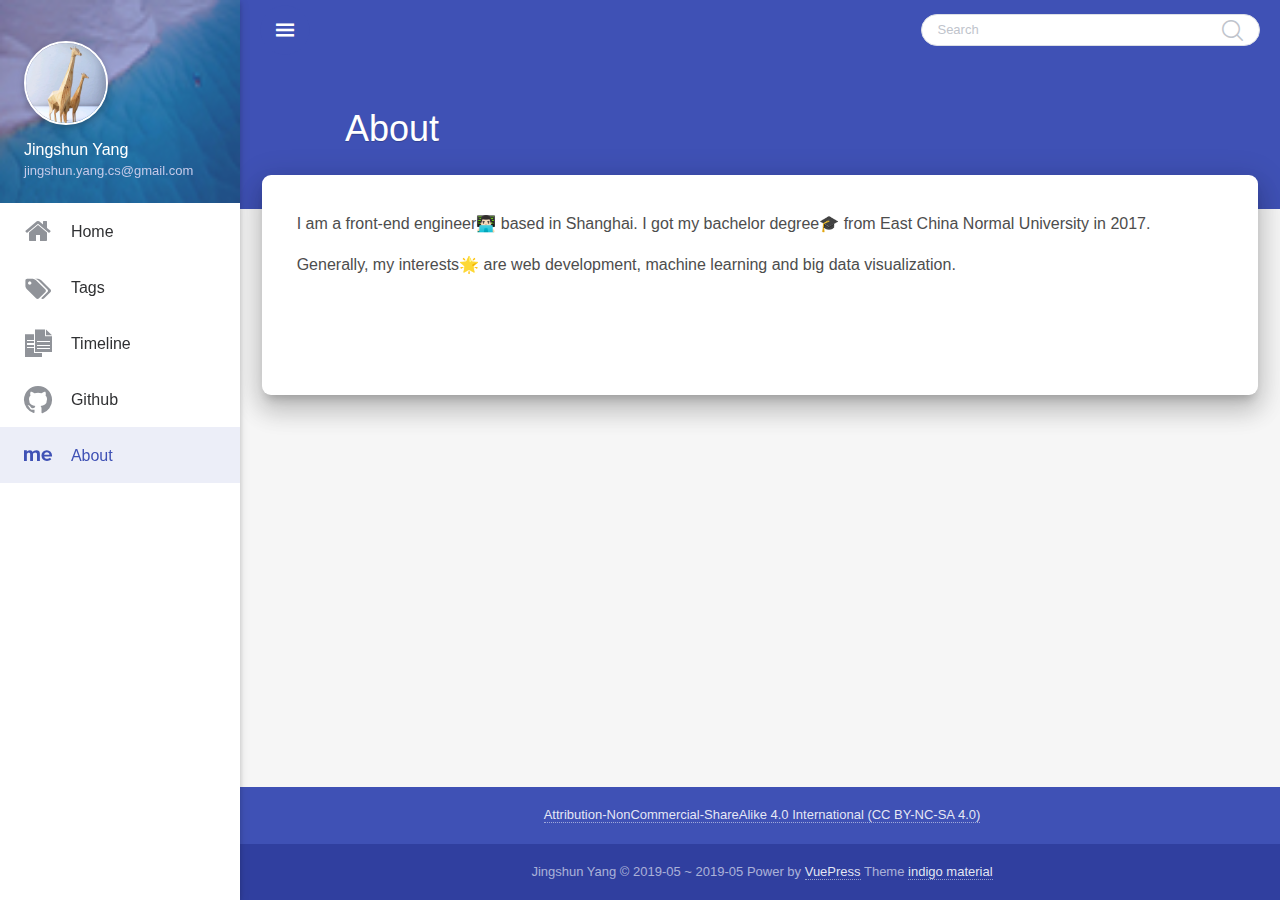
<file: about/index.html>
<!DOCTYPE html>
<html lang="en-US">
  <head>
    <meta charset="utf-8" />
    <meta
      name="viewport"
      content="width=device-width, initial-scale=1, maximum-scale=1, user-scalable=no, minimal-ui"
    />
    <title>Jingshun Yang</title>
    <meta name="description" content="What doesn&#39;t kill you makes you stronger. " />
    <meta property="og:type" content="website" />
    <meta property="og:title" content="Jingshun Yang" />
    <meta property="og:site_name" content="Jingshun Yang" />
    <meta property="og:locale" content="zh-CN" />
    <meta name="twitter:card" content="summary" />
    <meta name="twitter:title" content="Jingshun Yang" />
    <link rel="shortcut icon" href="/favicon.ico">
    
    <link rel="preload" href="/assets/css/0.styles.ea8733f7.css" as="style"><link rel="preload" href="/assets/js/app.f3a5c1ca.js" as="script"><link rel="preload" href="/assets/js/1.1a5e6dfd.js" as="script"><link rel="preload" href="/assets/js/15.bf2f479d.js" as="script"><link rel="preload" href="/assets/js/5.a8737df4.js" as="script"><link rel="preload" href="/assets/js/7.ced0250f.js" as="script"><link rel="preload" href="/assets/js/13.fd15999f.js" as="script"><link rel="preload" href="/assets/js/9.dcd339d4.js" as="script"><link rel="preload" href="/assets/js/18.a1106d14.js" as="script"><link rel="preload" href="/assets/js/14.0a4f2189.js" as="script"><link rel="preload" href="/assets/js/16.4bd836d3.js" as="script"><link rel="prefetch" href="/assets/js/10.568ba048.js"><link rel="prefetch" href="/assets/js/11.cbf6a3a9.js"><link rel="prefetch" href="/assets/js/12.576a4a61.js"><link rel="prefetch" href="/assets/js/17.f97875fd.js"><link rel="prefetch" href="/assets/js/19.a85fa564.js"><link rel="prefetch" href="/assets/js/20.1c8359b9.js"><link rel="prefetch" href="/assets/js/21.a1d3fb40.js"><link rel="prefetch" href="/assets/js/22.55ee6556.js"><link rel="prefetch" href="/assets/js/23.d43adac6.js"><link rel="prefetch" href="/assets/js/24.a524f1c2.js"><link rel="prefetch" href="/assets/js/4.faf4f2cd.js"><link rel="prefetch" href="/assets/js/6.99876d84.js"><link rel="prefetch" href="/assets/js/8.30fc62cd.js"><link rel="prefetch" href="/assets/js/search.763b0041.js">
    <link rel="stylesheet" href="/assets/css/0.styles.ea8733f7.css">
  </head>
  <body>
    <div id="loader-wrapper" style="display: none;opacity:0">
      <div id="loader"></div>
      <div class="loader-section section-left"></div>
      <div class="loader-section section-right"></div>
    </div>
    <div id="app" data-server-rendered="true"><div style="height:100%;" data-v-613b8040><section class="el-container main-container" data-v-613b8040><aside class="el-aside menu" style="width:auto;" data-v-b7dbb990 data-v-613b8040><ul role="menubar" class="menu-wrap el-menu" style="background-color:;" data-v-b7dbb990><li data-v-b7dbb990><div class="brand-wrap" style="background-image:url(/brand.jpg);" data-v-b7dbb990><div class="brand" data-v-b7dbb990><a href="/" class="avatar waves-effect waves-circle waves-light router-link-active" data-v-b7dbb990><img src="/avatar.jpg" data-v-b7dbb990></a> <hgroup class="introduce" data-v-b7dbb990><div class="nickname" data-v-b7dbb990>Jingshun Yang</div> <a title="jingshun.yang.cs@gmail.com" class="mail" data-v-b7dbb990>jingshun.yang.cs@gmail.com</a></hgroup></div></div></li> <li role="menuitem" tabindex="-1" class="el-menu-item" style="padding-left:20px;color:;background-color:;" data-v-b7dbb990><i class="iconfont icon-home" data-v-b7dbb990></i> <span class="item-title" data-v-b7dbb990>Home</span></li> <li role="menuitem" tabindex="-1" class="el-menu-item" style="padding-left:20px;color:;background-color:;" data-v-b7dbb990><i class="iconfont icon-biaoqian" data-v-b7dbb990></i> <span class="item-title" data-v-b7dbb990>Tags</span></li> <li role="menuitem" tabindex="-1" class="el-menu-item" style="padding-left:20px;color:;background-color:;" data-v-b7dbb990><i class="iconfont icon-wenzhang" data-v-b7dbb990></i> <span class="item-title" data-v-b7dbb990>Timeline</span></li> <li role="menuitem" tabindex="-1" class="el-menu-item" style="padding-left:20px;color:;background-color:;" data-v-b7dbb990><i class="iconfont icon-github" data-v-b7dbb990></i> <span class="item-title" data-v-b7dbb990>Github</span></li> <li role="menuitem" tabindex="-1" class="el-menu-item is-active" style="padding-left:20px;color:#3f51b5;background-color:;" data-v-b7dbb990><i class="iconfont icon-aboutme" data-v-b7dbb990></i> <span class="item-title" data-v-b7dbb990>About</span></li></ul></aside> <section class="el-container container-warp" data-v-613b8040><header id="topHeader" class="el-header top-header" style="height:60px;padding-left:260px;" data-v-120b6c2f data-v-613b8040><div class="header-warp el-row is-align-middle el-row--flex" data-v-120b6c2f><div class="el-col el-col-12 el-col-xs-7" data-v-120b6c2f><div class="el-row is-align-middle el-row--flex" data-v-120b6c2f><div class="el-col el-col-2" data-v-120b6c2f><button type="button" class="el-button el-button--primary is-circle" data-v-120b6c2f><!----><!----><span><i class="iconfont icon-caidan" data-v-120b6c2f></i></span></button></div></div></div> <div class="el-col el-col-20 el-col-xs-24" data-v-120b6c2f><div class="grid-content bg-purple-light" data-v-120b6c2f><div class="el-row is-justify-end is-align-middle el-row--flex" data-v-120b6c2f><div class="el-col el-col-13 el-col-xs-24 el-col-sm-21 el-col-md-17 el-col-lg-13" data-v-120b6c2f><div aria-haspopup="listbox" role="combobox" aria-owns="el-autocomplete-159" class="el-autocomplete search-input" data-v-120b6c2f><div class="el-input el-input--small el-input--suffix"><!----><input type="text" autocomplete="off" valueKey="value" popperClass="search-popper" placeholder="Search" fetchSuggestions="function () { [native code] }" debounce="300" placement="bottom-start" popperAppendToBody="true" value="" class="el-input__inner"><!----><span class="el-input__suffix"><span class="el-input__suffix-inner"><i class="el-input__icon el-icon-search search-ico" data-v-120b6c2f></i><!----></span><!----></span><!----></div><div role="region" class="el-autocomplete-suggestion el-popper search-popper" style="width:;display:none;"><div class="el-scrollbar"><div class="el-autocomplete-suggestion__wrap el-scrollbar__wrap el-scrollbar__wrap--hidden-default"><ul class="el-scrollbar__view el-autocomplete-suggestion__list"></ul></div><div class="el-scrollbar__bar is-horizontal"><div class="el-scrollbar__thumb" style="width:0;transform:translateX(0%);ms-transform:translateX(0%);webkit-transform:translateX(0%);"></div></div><div class="el-scrollbar__bar is-vertical"><div class="el-scrollbar__thumb" style="height:0;transform:translateY(0%);ms-transform:translateY(0%);webkit-transform:translateY(0%);"></div></div></div></div></div></div></div></div></div></div></header> <main class="el-main my-main" style="margin-left:240px;" data-v-3f15ae0a data-v-613b8040><div class="content-header index-header" data-v-18f27eb0 data-v-3f15ae0a><div class="container fade-scale in" data-v-18f27eb0><h1 id="conentHeader" class="title" data-v-18f27eb0>About</h1> <h5 class="subtitle" data-v-18f27eb0></h5></div></div> <div class="post-content el-row is-justify-center el-row--flex" data-v-3637e6f1 data-v-3f15ae0a><div id="post-card" class="post-card el-col el-col-24 el-col-xs-24 el-col-sm-23 el-col-md-23 el-col-lg-23" data-v-3637e6f1><div class="content default" data-v-3637e6f1><p>I am a front-end engineer👨🏻‍💻 based in Shanghai. I got my bachelor degree🎓 from East China Normal University in 2017.</p> <p>Generally, my interests🌟 are web development, machine learning and big data visualization.</p></div> <span id="footerPost" data-v-3637e6f1></span></div></div></main></section> <button type="button" class="el-button gotop-btn el-button--primary is-circle" data-v-1918517c data-v-613b8040><!----><!----><span><i class="el-icon-arrow-up" data-v-1918517c></i></span></button></section> <footer class="el-footer container-footer" style="height:60px;" data-v-7976a94e data-v-613b8040><div class="footer-warp el-row is-justify-center is-align-center el-row--flex footerMargin" data-v-7976a94e><div class="footer-top el-col el-col-24" data-v-7976a94e><p class="ellipsis" data-v-7976a94e><span data-v-7976a94e><a rel="license" href="https://creativecommons.org/licenses/by-nc-sa/4.0/deed" data-v-7976a94e>Attribution-NonCommercial-ShareAlike 4.0 International (CC BY-NC-SA 4.0)</a></span></p></div> <div class="footer-bottom el-col el-col-24" data-v-7976a94e><p class="ellipsis" data-v-7976a94e><span data-v-7976a94e><span data-v-7976a94e>
            Jingshun Yang © 2019-05 ~ 2019-05
          </span></span> <span data-v-7976a94e>
          Power by
          <a href="https://vuepress.vuejs.org/zh/" target="_blank" data-v-7976a94e>VuePress</a> Theme
          <a href="https://github.com/zhhlwd/vuepress-theme-indigo-material" target="_blank" data-v-7976a94e>indigo material</a></span></p></div></div></footer> <div class="overlay" data-v-613b8040></div></div><div class="global-ui"></div></div>
    <script src="/assets/js/app.f3a5c1ca.js" defer></script><script src="/assets/js/1.1a5e6dfd.js" defer></script><script src="/assets/js/15.bf2f479d.js" defer></script><script src="/assets/js/5.a8737df4.js" defer></script><script src="/assets/js/7.ced0250f.js" defer></script><script src="/assets/js/13.fd15999f.js" defer></script><script src="/assets/js/9.dcd339d4.js" defer></script><script src="/assets/js/18.a1106d14.js" defer></script><script src="/assets/js/14.0a4f2189.js" defer></script><script src="/assets/js/16.4bd836d3.js" defer></script>
  </body>
</html>
</file>
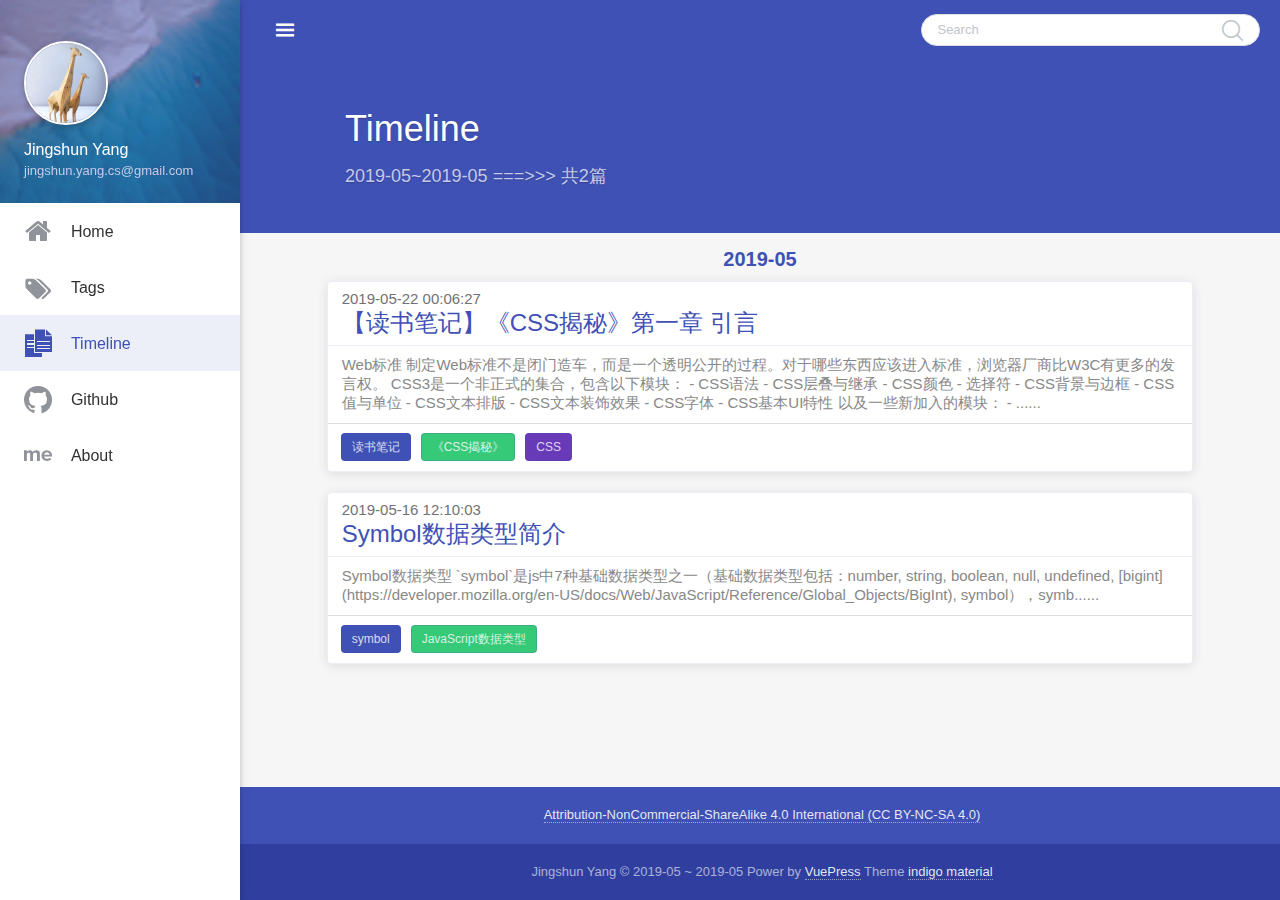
<file: all/index.html>
<!DOCTYPE html>
<html lang="en-US">
  <head>
    <meta charset="utf-8" />
    <meta
      name="viewport"
      content="width=device-width, initial-scale=1, maximum-scale=1, user-scalable=no, minimal-ui"
    />
    <title>Jingshun Yang</title>
    <meta name="description" content="What doesn&#39;t kill you makes you stronger. " />
    <meta property="og:type" content="website" />
    <meta property="og:title" content="Jingshun Yang" />
    <meta property="og:site_name" content="Jingshun Yang" />
    <meta property="og:locale" content="zh-CN" />
    <meta name="twitter:card" content="summary" />
    <meta name="twitter:title" content="Jingshun Yang" />
    <link rel="shortcut icon" href="/favicon.ico">
    
    <link rel="preload" href="/assets/css/0.styles.23813ed7.css" as="style"><link rel="preload" href="/assets/js/app.581e171b.js" as="script"><link rel="preload" href="/assets/js/1.d1e9ee74.js" as="script"><link rel="preload" href="/assets/js/15.d4c29b51.js" as="script"><link rel="preload" href="/assets/js/5.a8737df4.js" as="script"><link rel="preload" href="/assets/js/7.ced0250f.js" as="script"><link rel="preload" href="/assets/js/13.fd15999f.js" as="script"><link rel="preload" href="/assets/js/10.b07c82bf.js" as="script"><link rel="preload" href="/assets/js/14.bcedbd06.js" as="script"><link rel="preload" href="/assets/js/16.4bd836d3.js" as="script"><link rel="prefetch" href="/assets/js/11.cbf6a3a9.js"><link rel="prefetch" href="/assets/js/12.1360327a.js"><link rel="prefetch" href="/assets/js/17.f97875fd.js"><link rel="prefetch" href="/assets/js/18.c7a15ce5.js"><link rel="prefetch" href="/assets/js/19.43855f29.js"><link rel="prefetch" href="/assets/js/20.80ac8cf1.js"><link rel="prefetch" href="/assets/js/21.0143f28e.js"><link rel="prefetch" href="/assets/js/22.55ee6556.js"><link rel="prefetch" href="/assets/js/23.d4094616.js"><link rel="prefetch" href="/assets/js/24.a524f1c2.js"><link rel="prefetch" href="/assets/js/4.faf4f2cd.js"><link rel="prefetch" href="/assets/js/6.99876d84.js"><link rel="prefetch" href="/assets/js/8.30fc62cd.js"><link rel="prefetch" href="/assets/js/9.dcd339d4.js"><link rel="prefetch" href="/assets/js/search.8905673b.js">
    <link rel="stylesheet" href="/assets/css/0.styles.23813ed7.css">
  </head>
  <body>
    <div id="loader-wrapper" style="display: none;opacity:0">
      <div id="loader"></div>
      <div class="loader-section section-left"></div>
      <div class="loader-section section-right"></div>
    </div>
    <div id="app" data-server-rendered="true"><div style="height:100%;" data-v-613b8040><section class="el-container main-container" data-v-613b8040><aside class="el-aside menu" style="width:auto;" data-v-b7dbb990 data-v-613b8040><ul role="menubar" class="menu-wrap el-menu" style="background-color:;" data-v-b7dbb990><li data-v-b7dbb990><div class="brand-wrap" style="background-image:url(/brand.jpg);" data-v-b7dbb990><div class="brand" data-v-b7dbb990><a href="/" class="avatar waves-effect waves-circle waves-light router-link-active" data-v-b7dbb990><img src="/avatar.jpg" data-v-b7dbb990></a> <hgroup class="introduce" data-v-b7dbb990><div class="nickname" data-v-b7dbb990>Jingshun Yang</div> <a title="jingshun.yang.cs@gmail.com" class="mail" data-v-b7dbb990>jingshun.yang.cs@gmail.com</a></hgroup></div></div></li> <li role="menuitem" tabindex="-1" class="el-menu-item" style="padding-left:20px;color:;background-color:;" data-v-b7dbb990><i class="iconfont icon-home" data-v-b7dbb990></i> <span class="item-title" data-v-b7dbb990>Home</span></li> <li role="menuitem" tabindex="-1" class="el-menu-item" style="padding-left:20px;color:;background-color:;" data-v-b7dbb990><i class="iconfont icon-biaoqian" data-v-b7dbb990></i> <span class="item-title" data-v-b7dbb990>Tags</span></li> <li role="menuitem" tabindex="-1" class="el-menu-item is-active" style="padding-left:20px;color:#3f51b5;background-color:;" data-v-b7dbb990><i class="iconfont icon-wenzhang" data-v-b7dbb990></i> <span class="item-title" data-v-b7dbb990>Timeline</span></li> <li role="menuitem" tabindex="-1" class="el-menu-item" style="padding-left:20px;color:;background-color:;" data-v-b7dbb990><i class="iconfont icon-github" data-v-b7dbb990></i> <span class="item-title" data-v-b7dbb990>Github</span></li> <li role="menuitem" tabindex="-1" class="el-menu-item" style="padding-left:20px;color:;background-color:;" data-v-b7dbb990><i class="iconfont icon-aboutme" data-v-b7dbb990></i> <span class="item-title" data-v-b7dbb990>About</span></li></ul></aside> <section class="el-container container-warp" data-v-613b8040><header id="topHeader" class="el-header top-header" style="height:60px;padding-left:260px;" data-v-120b6c2f data-v-613b8040><div class="header-warp el-row is-align-middle el-row--flex" data-v-120b6c2f><div class="el-col el-col-12 el-col-xs-7" data-v-120b6c2f><div class="el-row is-align-middle el-row--flex" data-v-120b6c2f><div class="el-col el-col-2" data-v-120b6c2f><button type="button" class="el-button el-button--primary is-circle" data-v-120b6c2f><!----><!----><span><i class="iconfont icon-caidan" data-v-120b6c2f></i></span></button></div></div></div> <div class="el-col el-col-20 el-col-xs-24" data-v-120b6c2f><div class="grid-content bg-purple-light" data-v-120b6c2f><div class="el-row is-justify-end is-align-middle el-row--flex" data-v-120b6c2f><div class="el-col el-col-13 el-col-xs-24 el-col-sm-21 el-col-md-17 el-col-lg-13" data-v-120b6c2f><div aria-haspopup="listbox" role="combobox" aria-owns="el-autocomplete-4268" class="el-autocomplete search-input" data-v-120b6c2f><div class="el-input el-input--small el-input--suffix"><!----><input type="text" autocomplete="off" valueKey="value" popperClass="search-popper" placeholder="Search" fetchSuggestions="function () { [native code] }" debounce="300" placement="bottom-start" popperAppendToBody="true" value="" class="el-input__inner"><!----><span class="el-input__suffix"><span class="el-input__suffix-inner"><i class="el-input__icon el-icon-search search-ico" data-v-120b6c2f></i><!----></span><!----></span><!----></div><div role="region" class="el-autocomplete-suggestion el-popper search-popper" style="width:;display:none;"><div class="el-scrollbar"><div class="el-autocomplete-suggestion__wrap el-scrollbar__wrap el-scrollbar__wrap--hidden-default"><ul class="el-scrollbar__view el-autocomplete-suggestion__list"></ul></div><div class="el-scrollbar__bar is-horizontal"><div class="el-scrollbar__thumb" style="width:0;transform:translateX(0%);ms-transform:translateX(0%);webkit-transform:translateX(0%);"></div></div><div class="el-scrollbar__bar is-vertical"><div class="el-scrollbar__thumb" style="height:0;transform:translateY(0%);ms-transform:translateY(0%);webkit-transform:translateY(0%);"></div></div></div></div></div></div></div></div></div></div></header> <main class="el-main my-main" style="margin-left:240px;" data-v-3f15ae0a data-v-613b8040><div class="content-header index-header" data-v-18f27eb0 data-v-3f15ae0a><div class="container fade-scale in" data-v-18f27eb0><h1 id="conentHeader" class="title" data-v-18f27eb0>Timeline</h1> <h5 class="subtitle" data-v-18f27eb0></h5></div></div> <div class="all-warp" data-v-846b7216 data-v-3f15ae0a><div data-v-846b7216><h3 data-v-846b7216>2019-05</h3> <div class="post-warp el-row is-justify-center is-align-middle el-row--flex" data-v-846b7216><!----><div class="post post-card el-col el-col-20 el-col-xs-23 el-col-sm-23 el-col-md-23 el-col-lg-20" data-v-846b7216><div class="el-card box-card is-always-shadow" data-v-846b7216><div class="el-card__header"><div data-v-846b7216><p class="post-title-time" data-v-846b7216>2019-05-22 00:06:27</p> <a href="/posts/csssecret1.html" class="post-title-link" data-v-846b7216>【读书笔记】《CSS揭秘》第一章 引言</a></div></div><div class="el-card__body"> <div data-v-846b7216><div data-v-846b7216><div class="post-excerpt" data-v-846b7216> Web标准 制定Web标准不是闭门造车，而是一个透明公开的过程。对于哪些东西应该进入标准，浏览器厂商比W3C有更多的发言权。  CSS3是一个非正式的集合，包含以下模块： - CSS语法 - CSS层叠与继承 - CSS颜色 - 选择符 - CSS背景与边框 - CSS值与单位 - CSS文本排版 - CSS文本装饰效果 - CSS字体 - CSS基本UI特性  以及一些新加入的模块： - ......</div></div> <div class="post-footer" data-v-846b7216><span class="el-tag el-tag--medium is-hit" data-v-846b7216>读书笔记</span><span class="el-tag el-tag--medium is-hit" data-v-846b7216>《CSS揭秘》</span><span class="el-tag el-tag--medium is-hit" data-v-846b7216>CSS</span></div></div></div></div></div><div class="post post-card el-col el-col-20 el-col-xs-23 el-col-sm-23 el-col-md-23 el-col-lg-20" data-v-846b7216><div class="el-card box-card is-always-shadow" data-v-846b7216><div class="el-card__header"><div data-v-846b7216><p class="post-title-time" data-v-846b7216>2019-05-16 12:10:03</p> <a href="/posts/symbol.html" class="post-title-link" data-v-846b7216>Symbol数据类型简介</a></div></div><div class="el-card__body"> <div data-v-846b7216><div data-v-846b7216><div class="post-excerpt" data-v-846b7216> Symbol数据类型 `symbol`是js中7种基础数据类型之一（基础数据类型包括：number, string, boolean, null, undefined, [bigint](https://developer.mozilla.org/en-US/docs/Web/JavaScript/Reference/Global_Objects/BigInt), symbol），symb......</div></div> <div class="post-footer" data-v-846b7216><span class="el-tag el-tag--medium is-hit" data-v-846b7216>symbol</span><span class="el-tag el-tag--medium is-hit" data-v-846b7216>JavaScript数据类型</span></div></div></div></div></div></div></div></div></main></section> <button type="button" class="el-button gotop-btn el-button--primary is-circle" data-v-1918517c data-v-613b8040><!----><!----><span><i class="el-icon-arrow-up" data-v-1918517c></i></span></button></section> <footer class="el-footer container-footer" style="height:60px;" data-v-7976a94e data-v-613b8040><div class="footer-warp el-row is-justify-center is-align-center el-row--flex footerMargin" data-v-7976a94e><div class="footer-top el-col el-col-24" data-v-7976a94e><p class="ellipsis" data-v-7976a94e><span data-v-7976a94e><a rel="license" href="https://creativecommons.org/licenses/by-nc-sa/4.0/deed" data-v-7976a94e>Attribution-NonCommercial-ShareAlike 4.0 International (CC BY-NC-SA 4.0)</a></span></p></div> <div class="footer-bottom el-col el-col-24" data-v-7976a94e><p class="ellipsis" data-v-7976a94e><span data-v-7976a94e><span data-v-7976a94e>
            Jingshun Yang © 2019-05 ~ 2019-05
          </span></span> <span data-v-7976a94e>
          Power by
          <a href="https://vuepress.vuejs.org/zh/" target="_blank" data-v-7976a94e>VuePress</a> Theme
          <a href="https://github.com/zhhlwd/vuepress-theme-indigo-material" target="_blank" data-v-7976a94e>indigo material</a></span></p></div></div></footer> <div class="overlay" data-v-613b8040></div></div><div class="global-ui"></div></div>
    <script src="/assets/js/app.581e171b.js" defer></script><script src="/assets/js/1.d1e9ee74.js" defer></script><script src="/assets/js/15.d4c29b51.js" defer></script><script src="/assets/js/5.a8737df4.js" defer></script><script src="/assets/js/7.ced0250f.js" defer></script><script src="/assets/js/13.fd15999f.js" defer></script><script src="/assets/js/10.b07c82bf.js" defer></script><script src="/assets/js/14.bcedbd06.js" defer></script><script src="/assets/js/16.4bd836d3.js" defer></script>
  </body>
</html>
</file>
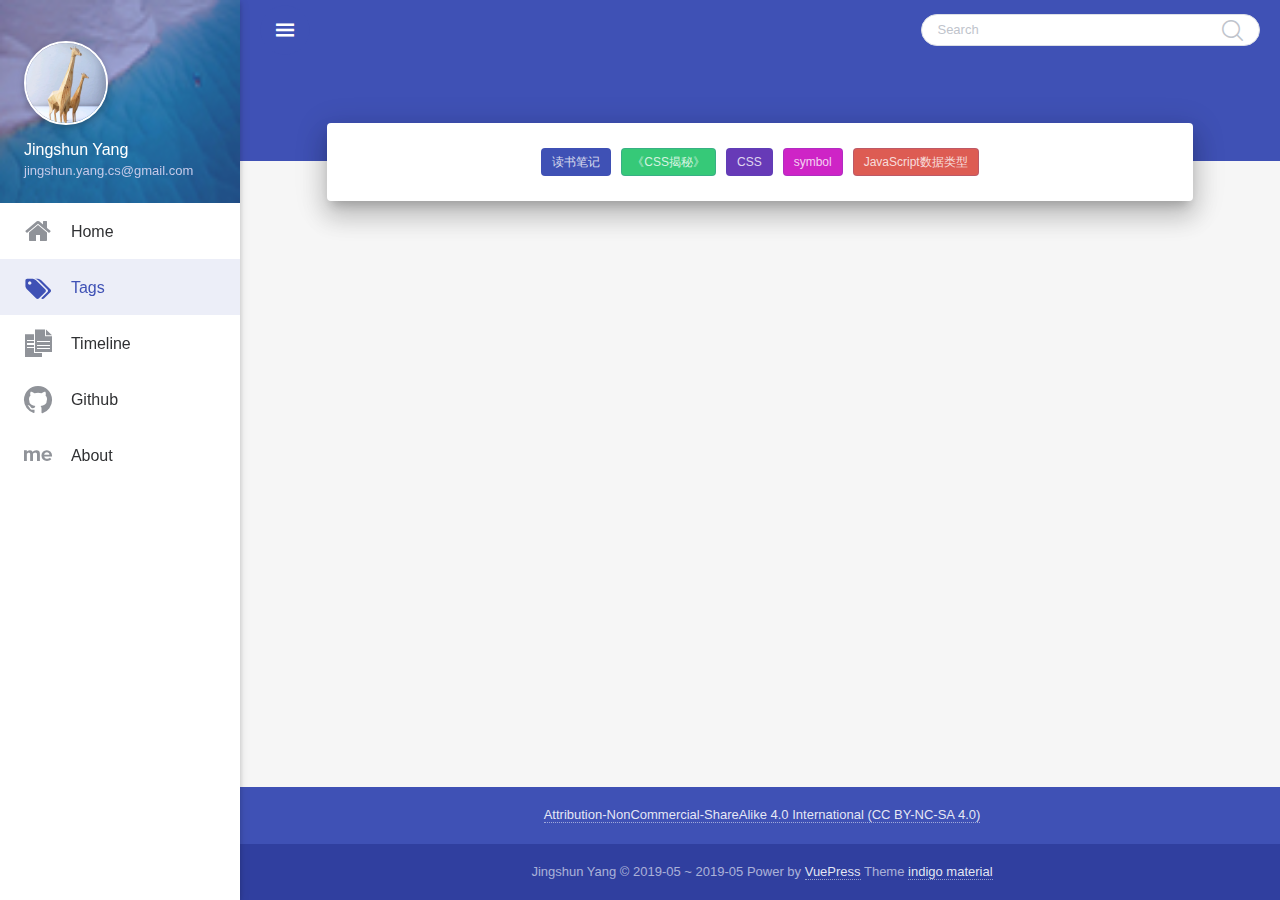
<file: tags/index.html>
<!DOCTYPE html>
<html lang="en-US">
  <head>
    <meta charset="utf-8" />
    <meta
      name="viewport"
      content="width=device-width, initial-scale=1, maximum-scale=1, user-scalable=no, minimal-ui"
    />
    <title>Jingshun Yang</title>
    <meta name="description" content="What doesn&#39;t kill you makes you stronger. " />
    <meta property="og:type" content="website" />
    <meta property="og:title" content="Jingshun Yang" />
    <meta property="og:site_name" content="Jingshun Yang" />
    <meta property="og:locale" content="zh-CN" />
    <meta name="twitter:card" content="summary" />
    <meta name="twitter:title" content="Jingshun Yang" />
    <link rel="shortcut icon" href="/favicon.ico">
    
    <link rel="preload" href="/assets/css/0.styles.23813ed7.css" as="style"><link rel="preload" href="/assets/js/app.581e171b.js" as="script"><link rel="preload" href="/assets/js/1.d1e9ee74.js" as="script"><link rel="preload" href="/assets/js/15.d4c29b51.js" as="script"><link rel="preload" href="/assets/js/5.a8737df4.js" as="script"><link rel="preload" href="/assets/js/7.ced0250f.js" as="script"><link rel="preload" href="/assets/js/13.fd15999f.js" as="script"><link rel="preload" href="/assets/js/12.1360327a.js" as="script"><link rel="preload" href="/assets/js/14.bcedbd06.js" as="script"><link rel="preload" href="/assets/js/16.4bd836d3.js" as="script"><link rel="prefetch" href="/assets/js/10.b07c82bf.js"><link rel="prefetch" href="/assets/js/11.cbf6a3a9.js"><link rel="prefetch" href="/assets/js/17.f97875fd.js"><link rel="prefetch" href="/assets/js/18.c7a15ce5.js"><link rel="prefetch" href="/assets/js/19.43855f29.js"><link rel="prefetch" href="/assets/js/20.80ac8cf1.js"><link rel="prefetch" href="/assets/js/21.0143f28e.js"><link rel="prefetch" href="/assets/js/22.55ee6556.js"><link rel="prefetch" href="/assets/js/23.d4094616.js"><link rel="prefetch" href="/assets/js/24.a524f1c2.js"><link rel="prefetch" href="/assets/js/4.faf4f2cd.js"><link rel="prefetch" href="/assets/js/6.99876d84.js"><link rel="prefetch" href="/assets/js/8.30fc62cd.js"><link rel="prefetch" href="/assets/js/9.dcd339d4.js"><link rel="prefetch" href="/assets/js/search.8905673b.js">
    <link rel="stylesheet" href="/assets/css/0.styles.23813ed7.css">
  </head>
  <body>
    <div id="loader-wrapper" style="display: none;opacity:0">
      <div id="loader"></div>
      <div class="loader-section section-left"></div>
      <div class="loader-section section-right"></div>
    </div>
    <div id="app" data-server-rendered="true"><div style="height:100%;" data-v-613b8040><section class="el-container main-container" data-v-613b8040><aside class="el-aside menu" style="width:auto;" data-v-b7dbb990 data-v-613b8040><ul role="menubar" class="menu-wrap el-menu" style="background-color:;" data-v-b7dbb990><li data-v-b7dbb990><div class="brand-wrap" style="background-image:url(/brand.jpg);" data-v-b7dbb990><div class="brand" data-v-b7dbb990><a href="/" class="avatar waves-effect waves-circle waves-light router-link-active" data-v-b7dbb990><img src="/avatar.jpg" data-v-b7dbb990></a> <hgroup class="introduce" data-v-b7dbb990><div class="nickname" data-v-b7dbb990>Jingshun Yang</div> <a title="jingshun.yang.cs@gmail.com" class="mail" data-v-b7dbb990>jingshun.yang.cs@gmail.com</a></hgroup></div></div></li> <li role="menuitem" tabindex="-1" class="el-menu-item" style="padding-left:20px;color:;background-color:;" data-v-b7dbb990><i class="iconfont icon-home" data-v-b7dbb990></i> <span class="item-title" data-v-b7dbb990>Home</span></li> <li role="menuitem" tabindex="-1" class="el-menu-item is-active" style="padding-left:20px;color:#3f51b5;background-color:;" data-v-b7dbb990><i class="iconfont icon-biaoqian" data-v-b7dbb990></i> <span class="item-title" data-v-b7dbb990>Tags</span></li> <li role="menuitem" tabindex="-1" class="el-menu-item" style="padding-left:20px;color:;background-color:;" data-v-b7dbb990><i class="iconfont icon-wenzhang" data-v-b7dbb990></i> <span class="item-title" data-v-b7dbb990>Timeline</span></li> <li role="menuitem" tabindex="-1" class="el-menu-item" style="padding-left:20px;color:;background-color:;" data-v-b7dbb990><i class="iconfont icon-github" data-v-b7dbb990></i> <span class="item-title" data-v-b7dbb990>Github</span></li> <li role="menuitem" tabindex="-1" class="el-menu-item" style="padding-left:20px;color:;background-color:;" data-v-b7dbb990><i class="iconfont icon-aboutme" data-v-b7dbb990></i> <span class="item-title" data-v-b7dbb990>About</span></li></ul></aside> <section class="el-container container-warp" data-v-613b8040><header id="topHeader" class="el-header top-header" style="height:60px;padding-left:260px;" data-v-120b6c2f data-v-613b8040><div class="header-warp el-row is-align-middle el-row--flex" data-v-120b6c2f><div class="el-col el-col-12 el-col-xs-7" data-v-120b6c2f><div class="el-row is-align-middle el-row--flex" data-v-120b6c2f><div class="el-col el-col-2" data-v-120b6c2f><button type="button" class="el-button el-button--primary is-circle" data-v-120b6c2f><!----><!----><span><i class="iconfont icon-caidan" data-v-120b6c2f></i></span></button></div></div></div> <div class="el-col el-col-20 el-col-xs-24" data-v-120b6c2f><div class="grid-content bg-purple-light" data-v-120b6c2f><div class="el-row is-justify-end is-align-middle el-row--flex" data-v-120b6c2f><div class="el-col el-col-13 el-col-xs-24 el-col-sm-21 el-col-md-17 el-col-lg-13" data-v-120b6c2f><div aria-haspopup="listbox" role="combobox" aria-owns="el-autocomplete-6232" class="el-autocomplete search-input" data-v-120b6c2f><div class="el-input el-input--small el-input--suffix"><!----><input type="text" autocomplete="off" valueKey="value" popperClass="search-popper" placeholder="Search" fetchSuggestions="function () { [native code] }" debounce="300" placement="bottom-start" popperAppendToBody="true" value="" class="el-input__inner"><!----><span class="el-input__suffix"><span class="el-input__suffix-inner"><i class="el-input__icon el-icon-search search-ico" data-v-120b6c2f></i><!----></span><!----></span><!----></div><div role="region" class="el-autocomplete-suggestion el-popper search-popper" style="width:;display:none;"><div class="el-scrollbar"><div class="el-autocomplete-suggestion__wrap el-scrollbar__wrap el-scrollbar__wrap--hidden-default"><ul class="el-scrollbar__view el-autocomplete-suggestion__list"></ul></div><div class="el-scrollbar__bar is-horizontal"><div class="el-scrollbar__thumb" style="width:0;transform:translateX(0%);ms-transform:translateX(0%);webkit-transform:translateX(0%);"></div></div><div class="el-scrollbar__bar is-vertical"><div class="el-scrollbar__thumb" style="height:0;transform:translateY(0%);ms-transform:translateY(0%);webkit-transform:translateY(0%);"></div></div></div></div></div></div></div></div></div></div></header> <main class="el-main my-main" style="margin-left:240px;" data-v-3f15ae0a data-v-613b8040><div class="content-header index-header" data-v-18f27eb0 data-v-3f15ae0a><div class="container fade-scale in" data-v-18f27eb0><h1 id="conentHeader" class="title" data-v-18f27eb0></h1> <h5 class="subtitle" data-v-18f27eb0></h5></div></div> <div class="tag-content" data-v-341031fc data-v-3f15ae0a><div class="el-row is-justify-center is-align-center el-row--flex" data-v-341031fc><div class="tag-card el-col el-col-20 el-col-xs-23 el-col-sm-22 el-col-md-22 el-col-lg-20" data-v-341031fc><span class="el-tag el-tag--medium is-hit" data-v-341031fc>读书笔记</span><span class="el-tag el-tag--medium is-hit" data-v-341031fc>《CSS揭秘》</span><span class="el-tag el-tag--medium is-hit" data-v-341031fc>CSS</span><span class="el-tag el-tag--medium is-hit" data-v-341031fc>symbol</span><span class="el-tag el-tag--medium is-hit" data-v-341031fc>JavaScript数据类型</span></div></div> <!----></div></main></section> <button type="button" class="el-button gotop-btn el-button--primary is-circle" data-v-1918517c data-v-613b8040><!----><!----><span><i class="el-icon-arrow-up" data-v-1918517c></i></span></button></section> <footer class="el-footer container-footer" style="height:60px;" data-v-7976a94e data-v-613b8040><div class="footer-warp el-row is-justify-center is-align-center el-row--flex footerMargin" data-v-7976a94e><div class="footer-top el-col el-col-24" data-v-7976a94e><p class="ellipsis" data-v-7976a94e><span data-v-7976a94e><a rel="license" href="https://creativecommons.org/licenses/by-nc-sa/4.0/deed" data-v-7976a94e>Attribution-NonCommercial-ShareAlike 4.0 International (CC BY-NC-SA 4.0)</a></span></p></div> <div class="footer-bottom el-col el-col-24" data-v-7976a94e><p class="ellipsis" data-v-7976a94e><span data-v-7976a94e><span data-v-7976a94e>
            Jingshun Yang © 2019-05 ~ 2019-05
          </span></span> <span data-v-7976a94e>
          Power by
          <a href="https://vuepress.vuejs.org/zh/" target="_blank" data-v-7976a94e>VuePress</a> Theme
          <a href="https://github.com/zhhlwd/vuepress-theme-indigo-material" target="_blank" data-v-7976a94e>indigo material</a></span></p></div></div></footer> <div class="overlay" data-v-613b8040></div></div><div class="global-ui"></div></div>
    <script src="/assets/js/app.581e171b.js" defer></script><script src="/assets/js/1.d1e9ee74.js" defer></script><script src="/assets/js/15.d4c29b51.js" defer></script><script src="/assets/js/5.a8737df4.js" defer></script><script src="/assets/js/7.ced0250f.js" defer></script><script src="/assets/js/13.fd15999f.js" defer></script><script src="/assets/js/12.1360327a.js" defer></script><script src="/assets/js/14.bcedbd06.js" defer></script><script src="/assets/js/16.4bd836d3.js" defer></script>
  </body>
</html>
</file>
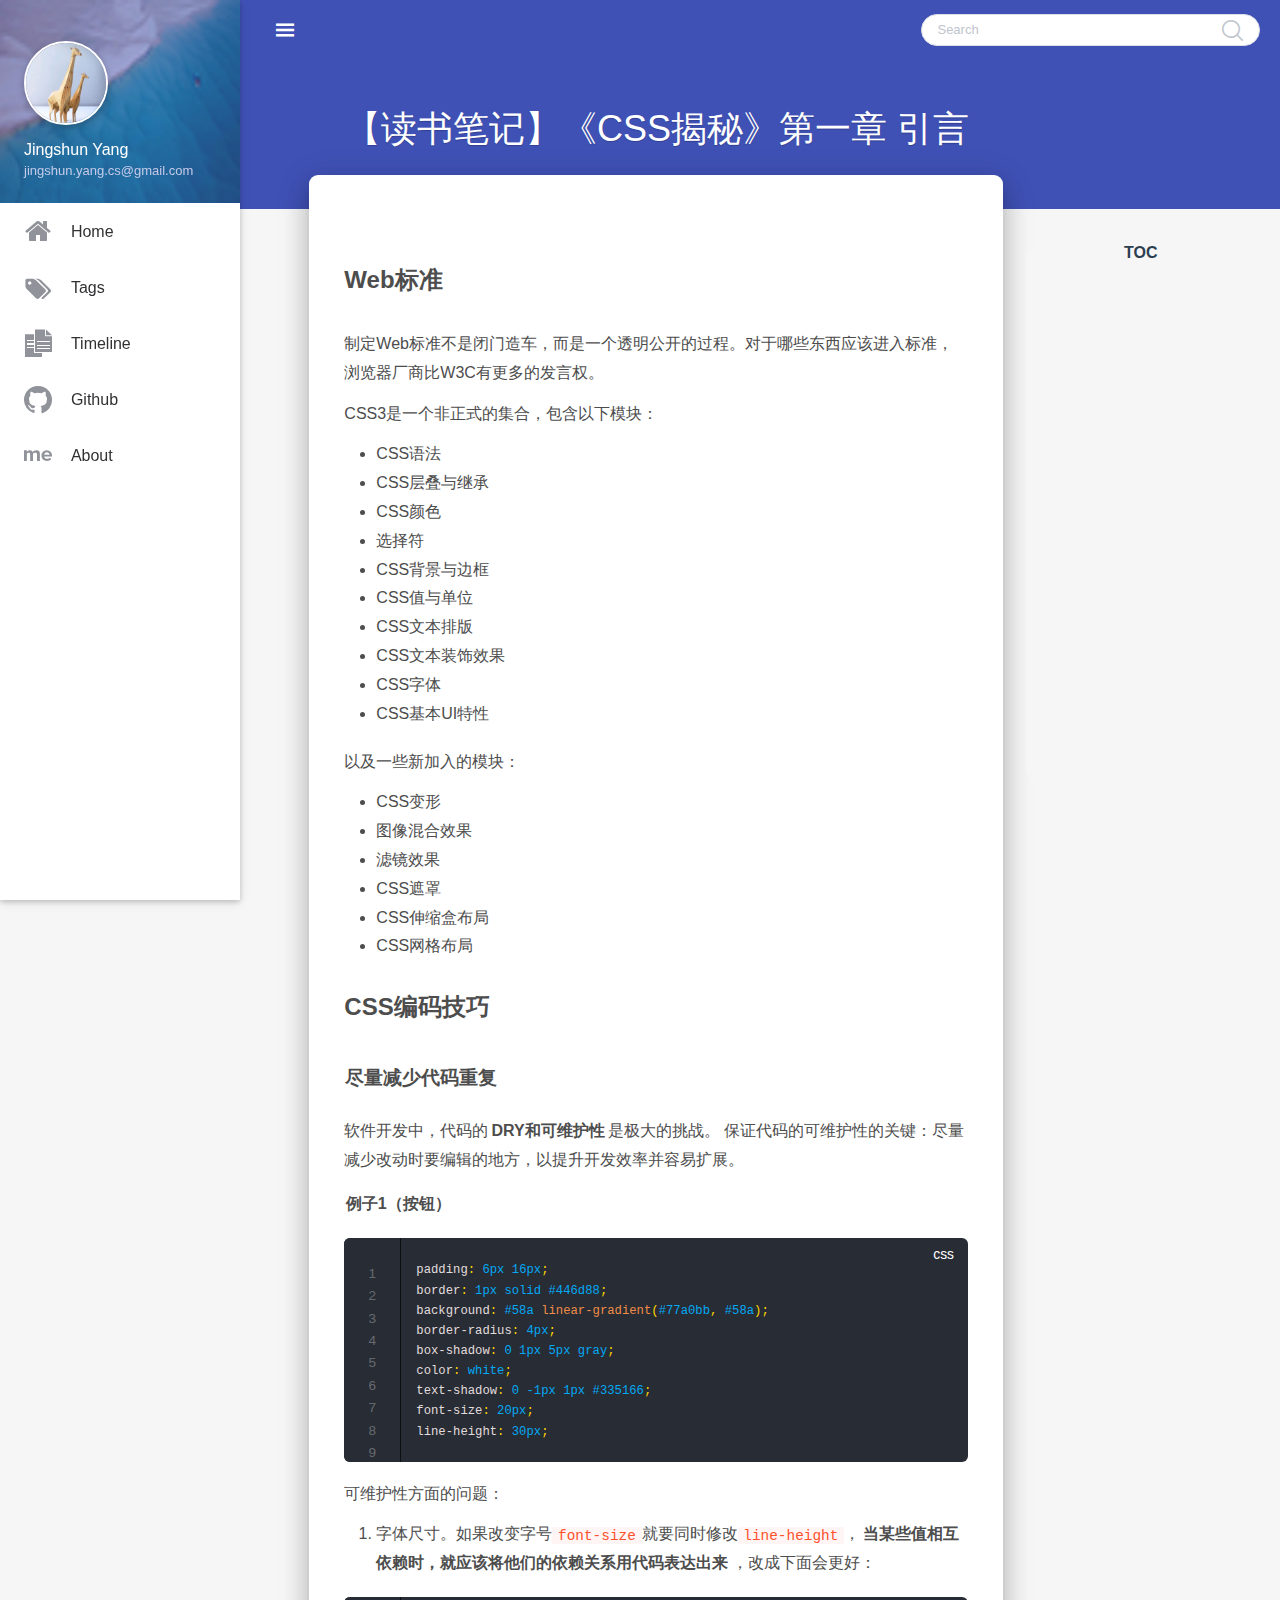
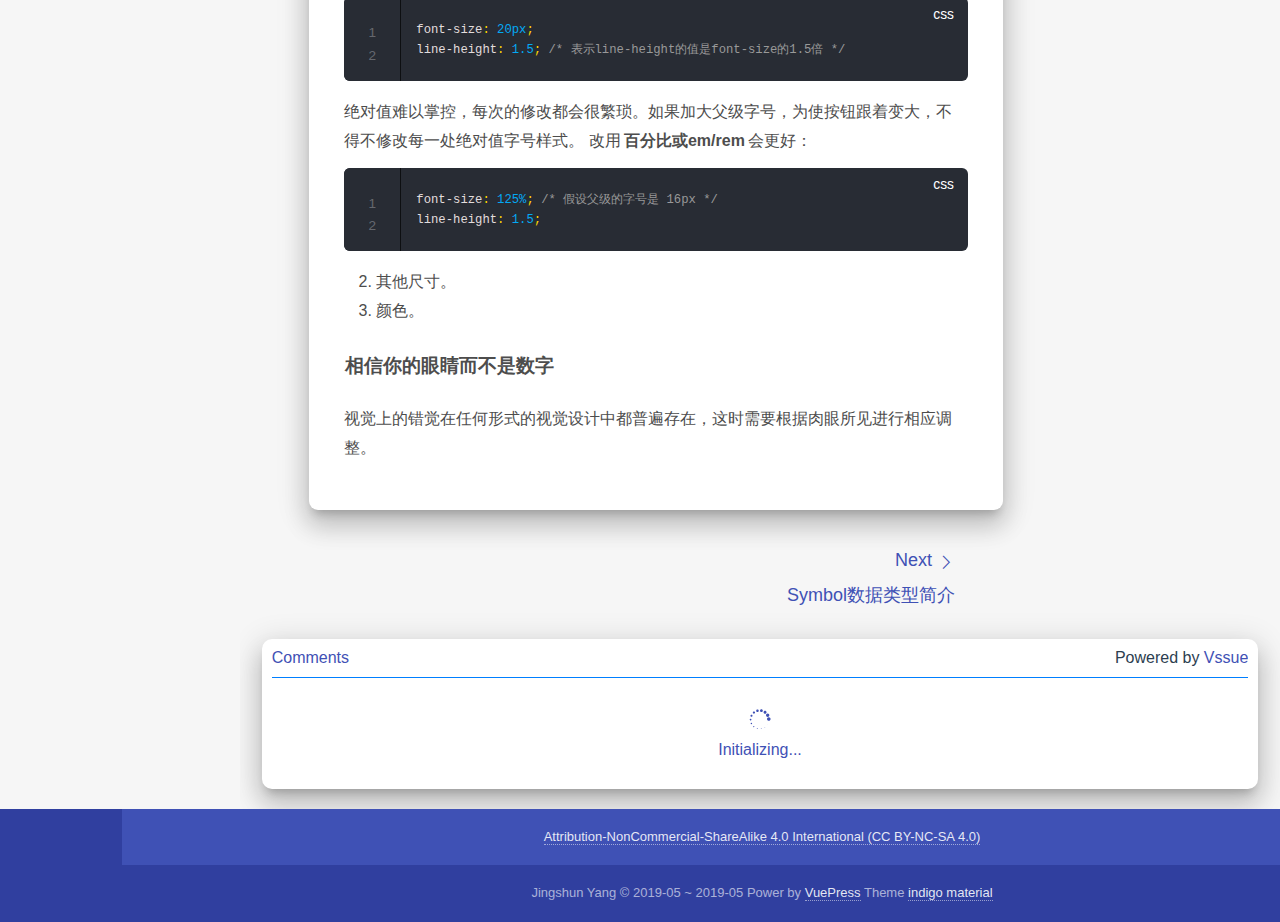
<file: posts/csssecret1.html>
<!DOCTYPE html>
<html lang="en-US">
  <head>
    <meta charset="utf-8" />
    <meta
      name="viewport"
      content="width=device-width, initial-scale=1, maximum-scale=1, user-scalable=no, minimal-ui"
    />
    <title>【读书笔记】《CSS揭秘》第一章 引言 | Jingshun Yang</title>
    <meta name="description" content="What doesn&#39;t kill you makes you stronger. " />
    <meta property="og:type" content="website" />
    <meta property="og:title" content="【读书笔记】《CSS揭秘》第一章 引言 | Jingshun Yang" />
    <meta property="og:site_name" content="【读书笔记】《CSS揭秘》第一章 引言 | Jingshun Yang" />
    <meta property="og:locale" content="zh-CN" />
    <meta name="twitter:card" content="summary" />
    <meta name="twitter:title" content="【读书笔记】《CSS揭秘》第一章 引言 | Jingshun Yang" />
    <link rel="shortcut icon" href="/favicon.ico">
    
    <link rel="preload" href="/assets/css/0.styles.23813ed7.css" as="style"><link rel="preload" href="/assets/js/app.581e171b.js" as="script"><link rel="preload" href="/assets/js/1.d1e9ee74.js" as="script"><link rel="preload" href="/assets/js/15.d4c29b51.js" as="script"><link rel="preload" href="/assets/js/5.a8737df4.js" as="script"><link rel="preload" href="/assets/js/7.ced0250f.js" as="script"><link rel="preload" href="/assets/js/13.fd15999f.js" as="script"><link rel="preload" href="/assets/js/6.99876d84.js" as="script"><link rel="preload" href="/assets/js/21.0143f28e.js" as="script"><link rel="preload" href="/assets/js/8.30fc62cd.js" as="script"><link rel="preload" href="/assets/js/14.bcedbd06.js" as="script"><link rel="preload" href="/assets/js/16.4bd836d3.js" as="script"><link rel="prefetch" href="/assets/js/10.b07c82bf.js"><link rel="prefetch" href="/assets/js/11.cbf6a3a9.js"><link rel="prefetch" href="/assets/js/12.1360327a.js"><link rel="prefetch" href="/assets/js/17.f97875fd.js"><link rel="prefetch" href="/assets/js/18.c7a15ce5.js"><link rel="prefetch" href="/assets/js/19.43855f29.js"><link rel="prefetch" href="/assets/js/20.80ac8cf1.js"><link rel="prefetch" href="/assets/js/22.55ee6556.js"><link rel="prefetch" href="/assets/js/23.d4094616.js"><link rel="prefetch" href="/assets/js/24.a524f1c2.js"><link rel="prefetch" href="/assets/js/4.faf4f2cd.js"><link rel="prefetch" href="/assets/js/9.dcd339d4.js"><link rel="prefetch" href="/assets/js/search.8905673b.js">
    <link rel="stylesheet" href="/assets/css/0.styles.23813ed7.css">
  </head>
  <body>
    <div id="loader-wrapper" style="display: none;opacity:0">
      <div id="loader"></div>
      <div class="loader-section section-left"></div>
      <div class="loader-section section-right"></div>
    </div>
    <div id="app" data-server-rendered="true"><div style="height:100%;" data-v-613b8040><section class="el-container main-container" data-v-613b8040><aside class="el-aside menu" style="width:auto;" data-v-b7dbb990 data-v-613b8040><ul role="menubar" class="menu-wrap el-menu" style="background-color:;" data-v-b7dbb990><li data-v-b7dbb990><div class="brand-wrap" style="background-image:url(/brand.jpg);" data-v-b7dbb990><div class="brand" data-v-b7dbb990><a href="/" class="avatar waves-effect waves-circle waves-light router-link-active" data-v-b7dbb990><img src="/avatar.jpg" data-v-b7dbb990></a> <hgroup class="introduce" data-v-b7dbb990><div class="nickname" data-v-b7dbb990>Jingshun Yang</div> <a title="jingshun.yang.cs@gmail.com" class="mail" data-v-b7dbb990>jingshun.yang.cs@gmail.com</a></hgroup></div></div></li> <li role="menuitem" tabindex="-1" class="el-menu-item" style="padding-left:20px;color:;background-color:;" data-v-b7dbb990><i class="iconfont icon-home" data-v-b7dbb990></i> <span class="item-title" data-v-b7dbb990>Home</span></li> <li role="menuitem" tabindex="-1" class="el-menu-item" style="padding-left:20px;color:;background-color:;" data-v-b7dbb990><i class="iconfont icon-biaoqian" data-v-b7dbb990></i> <span class="item-title" data-v-b7dbb990>Tags</span></li> <li role="menuitem" tabindex="-1" class="el-menu-item" style="padding-left:20px;color:;background-color:;" data-v-b7dbb990><i class="iconfont icon-wenzhang" data-v-b7dbb990></i> <span class="item-title" data-v-b7dbb990>Timeline</span></li> <li role="menuitem" tabindex="-1" class="el-menu-item" style="padding-left:20px;color:;background-color:;" data-v-b7dbb990><i class="iconfont icon-github" data-v-b7dbb990></i> <span class="item-title" data-v-b7dbb990>Github</span></li> <li role="menuitem" tabindex="-1" class="el-menu-item" style="padding-left:20px;color:;background-color:;" data-v-b7dbb990><i class="iconfont icon-aboutme" data-v-b7dbb990></i> <span class="item-title" data-v-b7dbb990>About</span></li></ul></aside> <section class="el-container container-warp" data-v-613b8040><header id="topHeader" class="el-header top-header" style="height:60px;padding-left:260px;" data-v-120b6c2f data-v-613b8040><div class="header-warp el-row is-align-middle el-row--flex" data-v-120b6c2f><div class="el-col el-col-12 el-col-xs-7" data-v-120b6c2f><div class="el-row is-align-middle el-row--flex" data-v-120b6c2f><div class="el-col el-col-2" data-v-120b6c2f><button type="button" class="el-button el-button--primary is-circle" data-v-120b6c2f><!----><!----><span><i class="iconfont icon-caidan" data-v-120b6c2f></i></span></button></div></div></div> <div class="el-col el-col-20 el-col-xs-24" data-v-120b6c2f><div class="grid-content bg-purple-light" data-v-120b6c2f><div class="el-row is-justify-end is-align-middle el-row--flex" data-v-120b6c2f><div class="el-col el-col-13 el-col-xs-24 el-col-sm-21 el-col-md-17 el-col-lg-13" data-v-120b6c2f><div aria-haspopup="listbox" role="combobox" aria-owns="el-autocomplete-57" class="el-autocomplete search-input" data-v-120b6c2f><div class="el-input el-input--small el-input--suffix"><!----><input type="text" autocomplete="off" valueKey="value" popperClass="search-popper" placeholder="Search" fetchSuggestions="function () { [native code] }" debounce="300" placement="bottom-start" popperAppendToBody="true" value="" class="el-input__inner"><!----><span class="el-input__suffix"><span class="el-input__suffix-inner"><i class="el-input__icon el-icon-search search-ico" data-v-120b6c2f></i><!----></span><!----></span><!----></div><div role="region" class="el-autocomplete-suggestion el-popper search-popper" style="width:;display:none;"><div class="el-scrollbar"><div class="el-autocomplete-suggestion__wrap el-scrollbar__wrap el-scrollbar__wrap--hidden-default"><ul class="el-scrollbar__view el-autocomplete-suggestion__list"></ul></div><div class="el-scrollbar__bar is-horizontal"><div class="el-scrollbar__thumb" style="width:0;transform:translateX(0%);ms-transform:translateX(0%);webkit-transform:translateX(0%);"></div></div><div class="el-scrollbar__bar is-vertical"><div class="el-scrollbar__thumb" style="height:0;transform:translateY(0%);ms-transform:translateY(0%);webkit-transform:translateY(0%);"></div></div></div></div></div></div></div></div></div></div></header> <main class="el-main my-main" style="margin-left:240px;" data-v-3f15ae0a data-v-613b8040><div class="content-header index-header" data-v-18f27eb0 data-v-3f15ae0a><div class="container fade-scale in" data-v-18f27eb0><h1 id="conentHeader" class="title" data-v-18f27eb0>【读书笔记】《CSS揭秘》第一章 引言</h1> <h5 class="subtitle" data-v-18f27eb0></h5></div></div> <div data-v-69be268e data-v-3f15ae0a><div class="post-content el-row is-justify-center el-row--flex" data-v-69be268e><div id="post-card" class="post-card el-col el-col-16 el-col-xs-24 el-col-sm-23 el-col-md-23 el-col-lg-16" data-v-69be268e><div class="content default" data-v-69be268e><h2 id="web标准"><a href="#web标准" aria-hidden="true" class="header-anchor">#</a> Web标准</h2> <p>制定Web标准不是闭门造车，而是一个透明公开的过程。对于哪些东西应该进入标准，浏览器厂商比W3C有更多的发言权。</p> <p>CSS3是一个非正式的集合，包含以下模块：</p> <ul><li>CSS语法</li> <li>CSS层叠与继承</li> <li>CSS颜色</li> <li>选择符</li> <li>CSS背景与边框</li> <li>CSS值与单位</li> <li>CSS文本排版</li> <li>CSS文本装饰效果</li> <li>CSS字体</li> <li>CSS基本UI特性</li></ul> <p>以及一些新加入的模块：</p> <ul><li>CSS变形</li> <li>图像混合效果</li> <li>滤镜效果</li> <li>CSS遮罩</li> <li>CSS伸缩盒布局</li> <li>CSS网格布局</li></ul> <h2 id="css编码技巧"><a href="#css编码技巧" aria-hidden="true" class="header-anchor">#</a> CSS编码技巧</h2> <h3 id="尽量减少代码重复"><a href="#尽量减少代码重复" aria-hidden="true" class="header-anchor">#</a> 尽量减少代码重复</h3> <p>软件开发中，代码的<strong>DRY和可维护性</strong>是极大的挑战。
保证代码的可维护性的关键：尽量减少改动时要编辑的地方，以提升开发效率并容易扩展。</p> <h4 id="例子1（按钮）"><a href="#例子1（按钮）" aria-hidden="true" class="header-anchor">#</a> 例子1（按钮）</h4> <div class="language-css line-numbers-mode"><pre class="language-css"><code><span class="token property">padding</span><span class="token punctuation">:</span> 6px 16px<span class="token punctuation">;</span>
<span class="token property">border</span><span class="token punctuation">:</span> 1px solid #446d88<span class="token punctuation">;</span>
<span class="token property">background</span><span class="token punctuation">:</span> #58a <span class="token function">linear-gradient</span><span class="token punctuation">(</span>#77a0bb<span class="token punctuation">,</span> #58a<span class="token punctuation">)</span><span class="token punctuation">;</span>
<span class="token property">border-radius</span><span class="token punctuation">:</span> 4px<span class="token punctuation">;</span>
<span class="token property">box-shadow</span><span class="token punctuation">:</span> 0 1px 5px gray<span class="token punctuation">;</span>
<span class="token property">color</span><span class="token punctuation">:</span> white<span class="token punctuation">;</span>
<span class="token property">text-shadow</span><span class="token punctuation">:</span> 0 -1px 1px #335166<span class="token punctuation">;</span>
<span class="token property">font-size</span><span class="token punctuation">:</span> 20px<span class="token punctuation">;</span>
<span class="token property">line-height</span><span class="token punctuation">:</span> 30px<span class="token punctuation">;</span>
</code></pre> <div class="line-numbers-wrapper"><span class="line-number">1</span><br><span class="line-number">2</span><br><span class="line-number">3</span><br><span class="line-number">4</span><br><span class="line-number">5</span><br><span class="line-number">6</span><br><span class="line-number">7</span><br><span class="line-number">8</span><br><span class="line-number">9</span><br></div></div><p>可维护性方面的问题：</p> <ol><li>字体尺寸。如果改变字号<code>font-size</code>就要同时修改<code>line-height</code>，<strong>当某些值相互依赖时，就应该将他们的依赖关系用代码表达出来</strong>，改成下面会更好：</li></ol> <div class="language-css line-numbers-mode"><pre class="language-css"><code><span class="token property">font-size</span><span class="token punctuation">:</span> 20px<span class="token punctuation">;</span>
<span class="token property">line-height</span><span class="token punctuation">:</span> 1.5<span class="token punctuation">;</span> <span class="token comment">/* 表示line-height的值是font-size的1.5倍 */</span>
</code></pre> <div class="line-numbers-wrapper"><span class="line-number">1</span><br><span class="line-number">2</span><br></div></div><p>绝对值难以掌控，每次的修改都会很繁琐。如果加大父级字号，为使按钮跟着变大，不得不修改每一处绝对值字号样式。
改用<strong>百分比或em/rem</strong>会更好：</p> <div class="language-css line-numbers-mode"><pre class="language-css"><code><span class="token property">font-size</span><span class="token punctuation">:</span> 125%<span class="token punctuation">;</span> <span class="token comment">/* 假设父级的字号是 16px */</span>
<span class="token property">line-height</span><span class="token punctuation">:</span> 1.5<span class="token punctuation">;</span>
</code></pre> <div class="line-numbers-wrapper"><span class="line-number">1</span><br><span class="line-number">2</span><br></div></div><ol start="2"><li>其他尺寸。</li> <li>颜色。</li></ol> <h3 id="相信你的眼睛而不是数字"><a href="#相信你的眼睛而不是数字" aria-hidden="true" class="header-anchor">#</a> 相信你的眼睛而不是数字</h3> <p>视觉上的错觉在任何形式的视觉设计中都普遍存在，这时需要根据肉眼所见进行相应调整。</p></div> <span id="footerPost" data-v-69be268e></span></div> <div id="post-toc" class="post-toc el-col el-col-6" data-v-69be268e><h4 class="catalog-title" data-v-69be268e>TOC</h4> <div class="catalog-body" data-v-69be268e><ul id="catalog-list" class="catalog-list" data-v-69be268e></ul></div></div></div> <div class="post-nav el-row is-justify-space-around el-row--flex" data-v-69be268e><div class="post-prev el-col el-col-7" data-v-69be268e></div> <div class="post-next el-col el-col-7 el-col-lg-pull-5" data-v-69be268e><div data-v-69be268e><a href="/posts/symbol.html" data-v-69be268e>
          Next
          <i class="el-icon-arrow-right" data-v-69be268e></i></a> <p class="nav-title" data-v-69be268e>Symbol数据类型简介</p></div></div></div> <div class="el-row is-justify-center el-row--flex" data-v-69be268e><div class="el-col el-col-23" data-v-69be268e><div data-v-69be268e><div class="vssue vssue-warp"><svg style="display:none;"><symbol id="vssue-icon-bitbucket" viewBox="0 0 1024 1024"><path d="M579.5522464 489.45249493q4.8371808 38.38537173-30.81752427 61.55702827t-67.95459093 3.66689493q-23.79580907-10.37653333-32.6119616-35.34262826t-0.31207573-50.01020907 31.67573333-35.34262827q21.92335253-11.00068587 44.1587808-7.33379093t39.00952427 21.61127573 16.77409493 41.1160384zM647.19476053 476.65737173q-8.50407573-65.22392427-68.8908192-99.9424t-120.07131413-7.9579424q-38.38537173 17.08617173-61.24495253 53.9111616t-21.0651424 78.95527574q2.41859093 55.4715424 47.20152426 94.48106666t100.87862827 34.1723424q55.4715424-4.8371808 92.60860907-51.18049493t30.50544746-102.43900907zM792.93434133 146.32472427q-12.17097173-16.4620192-34.1723424-27.15062827t-35.34262826-13.41927573-43.30057174-7.64586667q-177.33729493-28.63299093-345.00022826 1.24830507-26.2144 4.29104747-40.25782827 7.33379093t-33.54819093 13.41927573-30.50544747 26.2144q18.2564576 17.08617173 46.34331413 27.6967616t44.78293334 13.41927574 53.36502826 7.02171413q138.95192427 17.71032427 273.06666667 0.62415253 38.38537173-4.8371808 54.53531413-7.33379093t44.1587808-13.1072 45.7191616-28.32091413zM827.65281813 777.10872427q-4.8371808 15.83786667-9.44030506 46.65539093t-8.50407574 51.18049493-17.39824746 42.6764192-35.34262827 34.4064q-52.4288 29.2571424-115.46819093 43.61264747t-123.1140576 13.41927573-122.8019808-11.3127616q-28.0088384-4.8371808-49.69813334-11.00068586t-46.65539093-16.4620192-44.4708576-26.52647574-31.67573333-37.4491424q-15.21371413-58.51428587-34.71847574-177.96144746l3.66689494-9.7523808 11.00068586-5.46133334q135.9091808 90.1900192 308.72137174 90.1900192t309.34552426-90.1900192q12.79512427 3.66689493 14.5895616 14.04342827t-3.0427424 27.46270507-4.8371808 22.54750506zM937.97175147 191.41973333q-15.83786667 101.8148576-67.64251414 399.22346667-3.0427424 18.2564576-16.4620192 34.1723424t-26.52647573 24.3419424-33.23611413 18.88060907q-153.61950507 76.7707424-371.8387808 53.67710506-151.12289493-16.4620192-240.14262827-84.72868586-9.12822827-7.33379093-15.52579093-16.1499424t-10.37653334-21.2992-5.46133333-20.75306667-3.66689493-24.10788587-3.3548192-21.2992q-5.46133333-30.50544747-16.1499424-91.43832426t-17.08617174-98.4600384-14.35550506-89.8779424-13.41927574-96.27550507q1.7944384-15.83786667 10.68860907-29.5692192t19.19268587-22.8595808 27.46270506-18.2564576 28.0088384-13.73135253 29.2571424-11.3127616q76.22460907-28.0088384 190.75657174-39.00952427 231.0144-22.54750507 412.01859093 30.50544747 94.48106667 28.0088384 131.072 74.35215253 9.7523808 12.17097173 10.0644576 31.0515808t-3.3548192 32.9240384z"></path></symbol> <symbol id="vssue-icon-github" viewBox="0 0 1024 1024"><path d="M512 20.4425c-278.334 0-504 225.6345-504 504 0 222.6735 144.4275 411.6105 344.673 478.233 25.2 4.662 34.461-10.9305 34.461-24.255 0-12.0015-0.4725-51.723-0.693-93.8385-140.238 30.492-169.8165-59.472-169.8165-59.472-22.932-58.2435-55.944-73.7415-55.944-73.7415-45.738-31.2795 3.465-30.6495 3.465-30.6495 50.589 3.5595 77.238 51.9435 77.238 51.9435 44.9505 77.049 117.9045 54.7785 146.664 41.895 4.5045-32.571 17.577-54.81 32.004-67.41-111.951-12.726-229.635-55.9755-229.635-249.0705 0-55.0305 19.6875-99.981 51.9435-135.2925-5.229-12.6945-22.491-63.945 4.8825-133.371 0 0 42.336-13.545 138.6315 51.66 40.194-11.1825 83.3175-16.758 126.1575-16.9785 42.8085 0.189 85.9635 5.796 126.252 16.9785 96.201-65.205 138.4425-51.66 138.4425-51.66 27.4365 69.426 10.1745 120.6765 4.9455 133.371 32.319 35.28 51.8805 80.262 51.8805 135.2925 0 193.5675-117.9045 236.187-230.139 248.6925 18.081 15.6555 34.1775 46.305 34.1775 93.3345 0 67.4415-0.5985 121.716-0.5985 138.3165 0 13.419 9.072 29.1375 34.6185 24.192 200.151-66.717 344.3895-255.5595 344.3895-478.17 0-278.3655-225.666-504-504-504z"></path></symbol> <symbol id="vssue-icon-gitlab" viewBox="0 0 1024 1024"><path d="M66.61375986 405.11600042L512.11376028 976.03999972 23.84576 621.65599958a39.312 39.312 0 0 1-14.07600042-43.30799944l56.8080007-173.26800028z m259.88400014 0h371.26800014L512.14975986 976.03999972zM215.11376 60.88400042l111.384 344.232H66.61375986l111.384-344.232a19.72800014 19.72800014 0 0 1 37.11600014 0z m742.49999972 344.232l56.8080007 173.2679993a39.23999986 39.23999986 0 0 1-14.07600042 43.30800042l-488.26800028 354.38400014 445.50000042-570.92400028z m0 0h-259.88400014l111.384-344.232a19.72800014 19.72800014 0 0 1 37.11600014 0z"></path></symbol> <symbol id="vssue-icon-loading" viewBox="0 0 1024 1024"><path d="M843.307 742.24c0 3.217 2.607 5.824 5.824 5.824s5.824-2.607 5.824-5.824a5.823 5.823 0 0 0-5.824-5.824 5.823 5.823 0 0 0-5.824 5.824zM714.731 874.912c0 6.398 5.186 11.584 11.584 11.584s11.584-5.186 11.584-11.584-5.186-11.584-11.584-11.584-11.584 5.186-11.584 11.584zM541.419 943.2c0 9.614 7.794 17.408 17.408 17.408s17.408-7.794 17.408-17.408-7.794-17.408-17.408-17.408-17.408 7.794-17.408 17.408z m-186.56-9.152c0 12.795 10.373 23.168 23.168 23.168s23.168-10.373 23.168-23.168-10.373-23.168-23.168-23.168-23.168 10.373-23.168 23.168zM189.355 849.12c0 16.012 12.98 28.992 28.992 28.992s28.992-12.98 28.992-28.992-12.98-28.992-28.992-28.992-28.992 12.98-28.992 28.992zM74.731 704.736c0 19.228 15.588 34.816 34.816 34.816s34.816-15.588 34.816-34.816-15.588-34.816-34.816-34.816-34.816 15.588-34.816 34.816z m-43.008-177.28c0 22.41 18.166 40.576 40.576 40.576s40.576-18.166 40.576-40.576-18.166-40.576-40.576-40.576-40.576 18.166-40.576 40.576z m35.392-176.128c0 25.626 20.774 46.4 46.4 46.4s46.4-20.774 46.4-46.4c0-25.626-20.774-46.4-46.4-46.4-25.626 0-46.4 20.774-46.4 46.4z m106.176-142.016c0 28.843 23.381 52.224 52.224 52.224s52.224-23.381 52.224-52.224c0-28.843-23.381-52.224-52.224-52.224-28.843 0-52.224 23.381-52.224 52.224z m155.904-81.344c0 32.024 25.96 57.984 57.984 57.984s57.984-25.96 57.984-57.984-25.96-57.984-57.984-57.984-57.984 25.96-57.984 57.984z m175.104-5.056c0 35.24 28.568 63.808 63.808 63.808s63.808-28.568 63.808-63.808c0-35.24-28.568-63.808-63.808-63.808-35.24 0-63.808 28.568-63.808 63.808z m160.32 72.128c0 38.421 31.147 69.568 69.568 69.568s69.568-31.147 69.568-69.568-31.147-69.568-69.568-69.568-69.568 31.147-69.568 69.568z m113.92 135.488c0 41.638 33.754 75.392 75.392 75.392s75.392-33.754 75.392-75.392-33.754-75.392-75.392-75.392-75.392 33.754-75.392 75.392z m45.312 175.488c0 44.854 36.362 81.216 81.216 81.216s81.216-36.362 81.216-81.216c0-44.854-36.362-81.216-81.216-81.216-44.854 0-81.216 36.362-81.216 81.216z"></path></symbol> <symbol id="vssue-icon-like" viewBox="0 0 1024 1024"><path d="M885.9 533.7c16.8-22.2 26.1-49.4 26.1-77.7 0-44.9-25.1-87.4-65.5-111.1a67.67 67.67 0 0 0-34.3-9.3H572.4l6-122.9c1.4-29.7-9.1-57.9-29.5-79.4-20.5-21.5-48.1-33.4-77.9-33.4-52 0-98 35-111.8 85.1l-85.9 311H144c-17.7 0-32 14.3-32 32v364c0 17.7 14.3 32 32 32h601.3c9.2 0 18.2-1.8 26.5-5.4 47.6-20.3 78.3-66.8 78.3-118.4 0-12.6-1.8-25-5.4-37 16.8-22.2 26.1-49.4 26.1-77.7 0-12.6-1.8-25-5.4-37 16.8-22.2 26.1-49.4 26.1-77.7-0.2-12.6-2-25.1-5.6-37.1zM184 852V568h81v284h-81z m636.4-353l-21.9 19 13.9 25.4c4.6 8.4 6.9 17.6 6.9 27.3 0 16.5-7.2 32.2-19.6 43l-21.9 19 13.9 25.4c4.6 8.4 6.9 17.6 6.9 27.3 0 16.5-7.2 32.2-19.6 43l-21.9 19 13.9 25.4c4.6 8.4 6.9 17.6 6.9 27.3 0 22.4-13.2 42.6-33.6 51.8H329V564.8l99.5-360.5c5.2-18.9 22.5-32.2 42.2-32.3 7.6 0 15.1 2.2 21.1 6.7 9.9 7.4 15.2 18.6 14.6 30.5l-9.6 198.4h314.4C829 418.5 840 436.9 840 456c0 16.5-7.2 32.1-19.6 43z"></path></symbol> <symbol id="vssue-icon-unlike" viewBox="0 0 1024 1024"><path d="M885.9 490.3c3.6-12 5.4-24.4 5.4-37 0-28.3-9.3-55.5-26.1-77.7 3.6-12 5.4-24.4 5.4-37 0-28.3-9.3-55.5-26.1-77.7 3.6-12 5.4-24.4 5.4-37 0-51.6-30.7-98.1-78.3-118.4-8.3-3.6-17.2-5.4-26.5-5.4H144c-17.7 0-32 14.3-32 32v364c0 17.7 14.3 32 32 32h129.3l85.8 310.8C372.9 889 418.9 924 470.9 924c29.7 0 57.4-11.8 77.9-33.4 20.5-21.5 31-49.7 29.5-79.4l-6-122.9h239.9c12.1 0 23.9-3.2 34.3-9.3 40.4-23.5 65.5-66.1 65.5-111 0-28.3-9.3-55.5-26.1-77.7zM184 456V172h81v284h-81z m627.2 160.4H496.8l9.6 198.4c0.6 11.9-4.7 23.1-14.6 30.5-6.1 4.5-13.6 6.8-21.1 6.7-19.6-0.1-36.9-13.4-42.2-32.3L329 459.2V172h415.4c20.4 9.2 33.6 29.4 33.6 51.8 0 9.7-2.3 18.9-6.9 27.3l-13.9 25.4 21.9 19c12.5 10.8 19.6 26.5 19.6 43 0 9.7-2.3 18.9-6.9 27.3l-13.9 25.4 21.9 19c12.5 10.8 19.6 26.5 19.6 43 0 9.7-2.3 18.9-6.9 27.3l-14 25.5 21.9 19c12.5 10.8 19.6 26.5 19.6 43 0 19.1-11 37.5-28.8 48.4z"></path></symbol> <symbol id="vssue-icon-heart" viewBox="0 0 1024 1024"><path d="M923 283.6c-13.4-31.1-32.6-58.9-56.9-82.8-24.3-23.8-52.5-42.4-84-55.5-32.5-13.5-66.9-20.3-102.4-20.3-49.3 0-97.4 13.5-139.2 39-10 6.1-19.5 12.8-28.5 20.1-9-7.3-18.5-14-28.5-20.1-41.8-25.5-89.9-39-139.2-39-35.5 0-69.9 6.8-102.4 20.3-31.4 13-59.7 31.7-84 55.5-24.4 23.9-43.5 51.7-56.9 82.8-13.9 32.3-21 66.6-21 101.9 0 33.3 6.8 68 20.3 103.3 11.3 29.5 27.5 60.1 48.2 91 32.8 48.9 77.9 99.9 133.9 151.6 92.8 85.7 184.7 144.9 188.6 147.3l23.7 15.2c10.5 6.7 24 6.7 34.5 0l23.7-15.2c3.9-2.5 95.7-61.6 188.6-147.3 56-51.7 101.1-102.7 133.9-151.6 20.7-30.9 37-61.5 48.2-91 13.5-35.3 20.3-70 20.3-103.3 0.1-35.3-7-69.6-20.9-101.9zM512 814.8S156 586.7 156 385.5C156 283.6 240.3 201 344.3 201c73.1 0 136.5 40.8 167.7 100.4C543.2 241.8 606.6 201 679.7 201c104 0 188.3 82.6 188.3 184.5 0 201.2-356 429.3-356 429.3z"></path></symbol> <symbol id="vssue-icon-edit" viewBox="0 0 1024 1024"><path d="M723.2 917.76H286.72c-65.28 0-118.4-51.2-118.4-113.92V261.76C168.32 198.4 221.44 147.2 286.72 147.2h375.04c17.92 0 32 14.08 32 32s-14.08 32-32 32H286.72c-30.08 0-54.4 22.4-54.4 49.92v542.08c0 27.52 24.32 49.92 54.4 49.92H723.2c30.08 0 54.4-22.4 54.4-49.92V440.32c0-17.92 14.08-32 32-32s32 14.08 32 32v363.52c0 62.72-53.12 113.92-118.4 113.92z"></path> <path d="M499.84 602.24c-7.68 0-14.72-2.56-21.12-7.68-13.44-11.52-14.72-32-3.2-45.44L780.16 198.4c11.52-13.44 32-14.72 45.44-3.2s14.72 32 3.2 45.44L524.16 591.36c-6.4 7.04-15.36 10.88-24.32 10.88z"></path></symbol> <symbol id="vssue-icon-delete" viewBox="0 0 1024 1024"><path d="M677.647059 256l0-90.352941c0-37.436235-23.461647-60.235294-61.771294-60.235294L408.094118 105.411765c-38.249412 0-61.741176 22.799059-61.741176 60.235294l0 90.352941-180.705882 0 0 60.235294 60.235294 0 0 512c0 54.272 33.972706 90.352941 90.352941 90.352941l391.529412 0c55.085176 0 90.352941-33.490824 90.352941-90.352941l0-512 60.235294 0 0-60.235294L677.647059 256zM406.588235 165.647059l210.823529 0-1.264941 90.352941L406.588235 256 406.588235 165.647059zM737.882353 858.352941l-451.764706 0 0-542.117647 451.764706 0L737.882353 858.352941zM466.823529 376.470588l-58.729412 0-1.505882 391.529412 60.235294 0L466.823529 376.470588zM617.411765 376.470588l-60.235294 0 0 391.529412 60.235294 0L617.411765 376.470588z"></path></symbol> <symbol id="vssue-icon-reply" viewBox="0 0 1024 1024"><path d="M426.666667 384 426.666667 213.333333 128 512 426.666667 810.666667 426.666667 635.733333C640 635.733333 789.333333 704 896 853.333333 853.333333 640 725.333333 426.666667 426.666667 384Z"></path></symbol> <symbol id="vssue-icon-error" viewBox="0 0 1024 1024"><path d="M512 720m-48 0a48 48 0 1 0 96 0 48 48 0 1 0-96 0Z"></path> <path d="M480 416v184c0 4.4 3.6 8 8 8h48c4.4 0 8-3.6 8-8V416c0-4.4-3.6-8-8-8h-48c-4.4 0-8 3.6-8 8z"></path> <path d="M955.7 856l-416-720c-6.2-10.7-16.9-16-27.7-16s-21.6 5.3-27.7 16l-416 720C56 877.4 71.4 904 96 904h832c24.6 0 40-26.6 27.7-48z m-783.5-27.9L512 239.9l339.8 588.2H172.2z"></path></symbol></svg> <div class="vssue-header"><a target="_blank" class="vssue-header-comments-count"><span>
      Comments
    </span></a> <span class="vssue-header-powered-by"><span>Powered by</span> <!----> <a href="https://github.com/meteorlxy/vssue" target="_blank" title="Vssue v0.9.1">
      Vssue
    </a></span></div> <div class="vssue-status"><svg aria-hidden="true" class="vssue-icon vssue-icon-loading"><title></title><use xlink:href="#vssue-icon-loading"></use></svg> <p class="vssue-status-info"><span>
        Initializing...
      </span></p></div></div></div></div></div> <span data-v-d34d3092 data-v-69be268e><button type="button" class="el-button toc-btn el-button--primary is-circle" data-v-d34d3092><!----><!----><span><i class="iconfont icon-service-directory" data-v-d34d3092></i></span></button> <button type="button" class="el-button gotop-btn el-button--primary is-circle" data-v-d34d3092><!----><!----><span><i class="el-icon-arrow-up" data-v-d34d3092></i></span></button></span></div></main></section> <button type="button" class="el-button gotop-btn el-button--primary is-circle" style="display:none;" data-v-1918517c data-v-613b8040><!----><!----><span><i class="el-icon-arrow-up" data-v-1918517c></i></span></button></section> <footer class="el-footer container-footer" style="height:60px;" data-v-7976a94e data-v-613b8040><div class="footer-warp el-row is-justify-center is-align-center el-row--flex footerMargin" data-v-7976a94e><div class="footer-top el-col el-col-24" data-v-7976a94e><p class="ellipsis" data-v-7976a94e><span data-v-7976a94e><a rel="license" href="https://creativecommons.org/licenses/by-nc-sa/4.0/deed" data-v-7976a94e>Attribution-NonCommercial-ShareAlike 4.0 International (CC BY-NC-SA 4.0)</a></span></p></div> <div class="footer-bottom el-col el-col-24" data-v-7976a94e><p class="ellipsis" data-v-7976a94e><span data-v-7976a94e><span data-v-7976a94e>
            Jingshun Yang © 2019-05 ~ 2019-05
          </span></span> <span data-v-7976a94e>
          Power by
          <a href="https://vuepress.vuejs.org/zh/" target="_blank" data-v-7976a94e>VuePress</a> Theme
          <a href="https://github.com/zhhlwd/vuepress-theme-indigo-material" target="_blank" data-v-7976a94e>indigo material</a></span></p></div></div></footer> <div class="overlay" data-v-613b8040></div></div><div class="global-ui"></div></div>
    <script src="/assets/js/app.581e171b.js" defer></script><script src="/assets/js/1.d1e9ee74.js" defer></script><script src="/assets/js/15.d4c29b51.js" defer></script><script src="/assets/js/5.a8737df4.js" defer></script><script src="/assets/js/7.ced0250f.js" defer></script><script src="/assets/js/13.fd15999f.js" defer></script><script src="/assets/js/6.99876d84.js" defer></script><script src="/assets/js/21.0143f28e.js" defer></script><script src="/assets/js/8.30fc62cd.js" defer></script><script src="/assets/js/14.bcedbd06.js" defer></script><script src="/assets/js/16.4bd836d3.js" defer></script>
  </body>
</html>
</file>
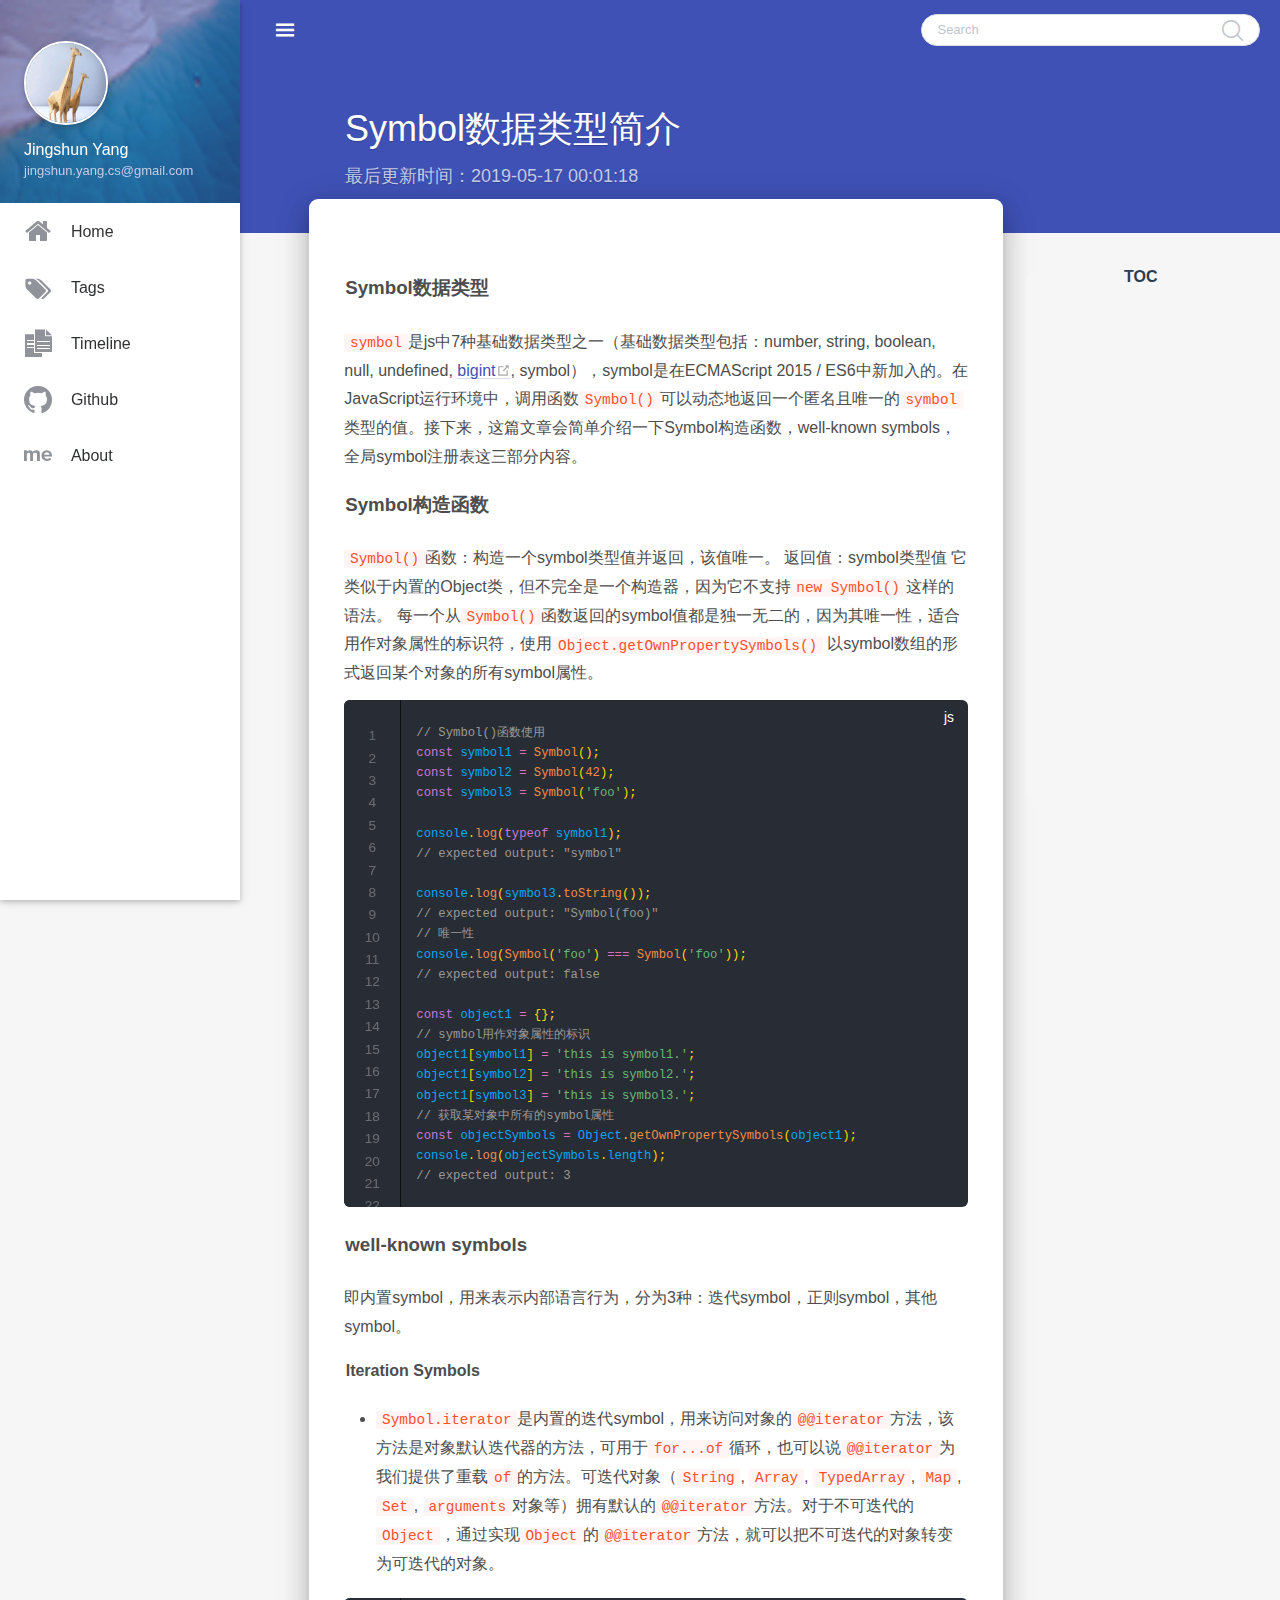
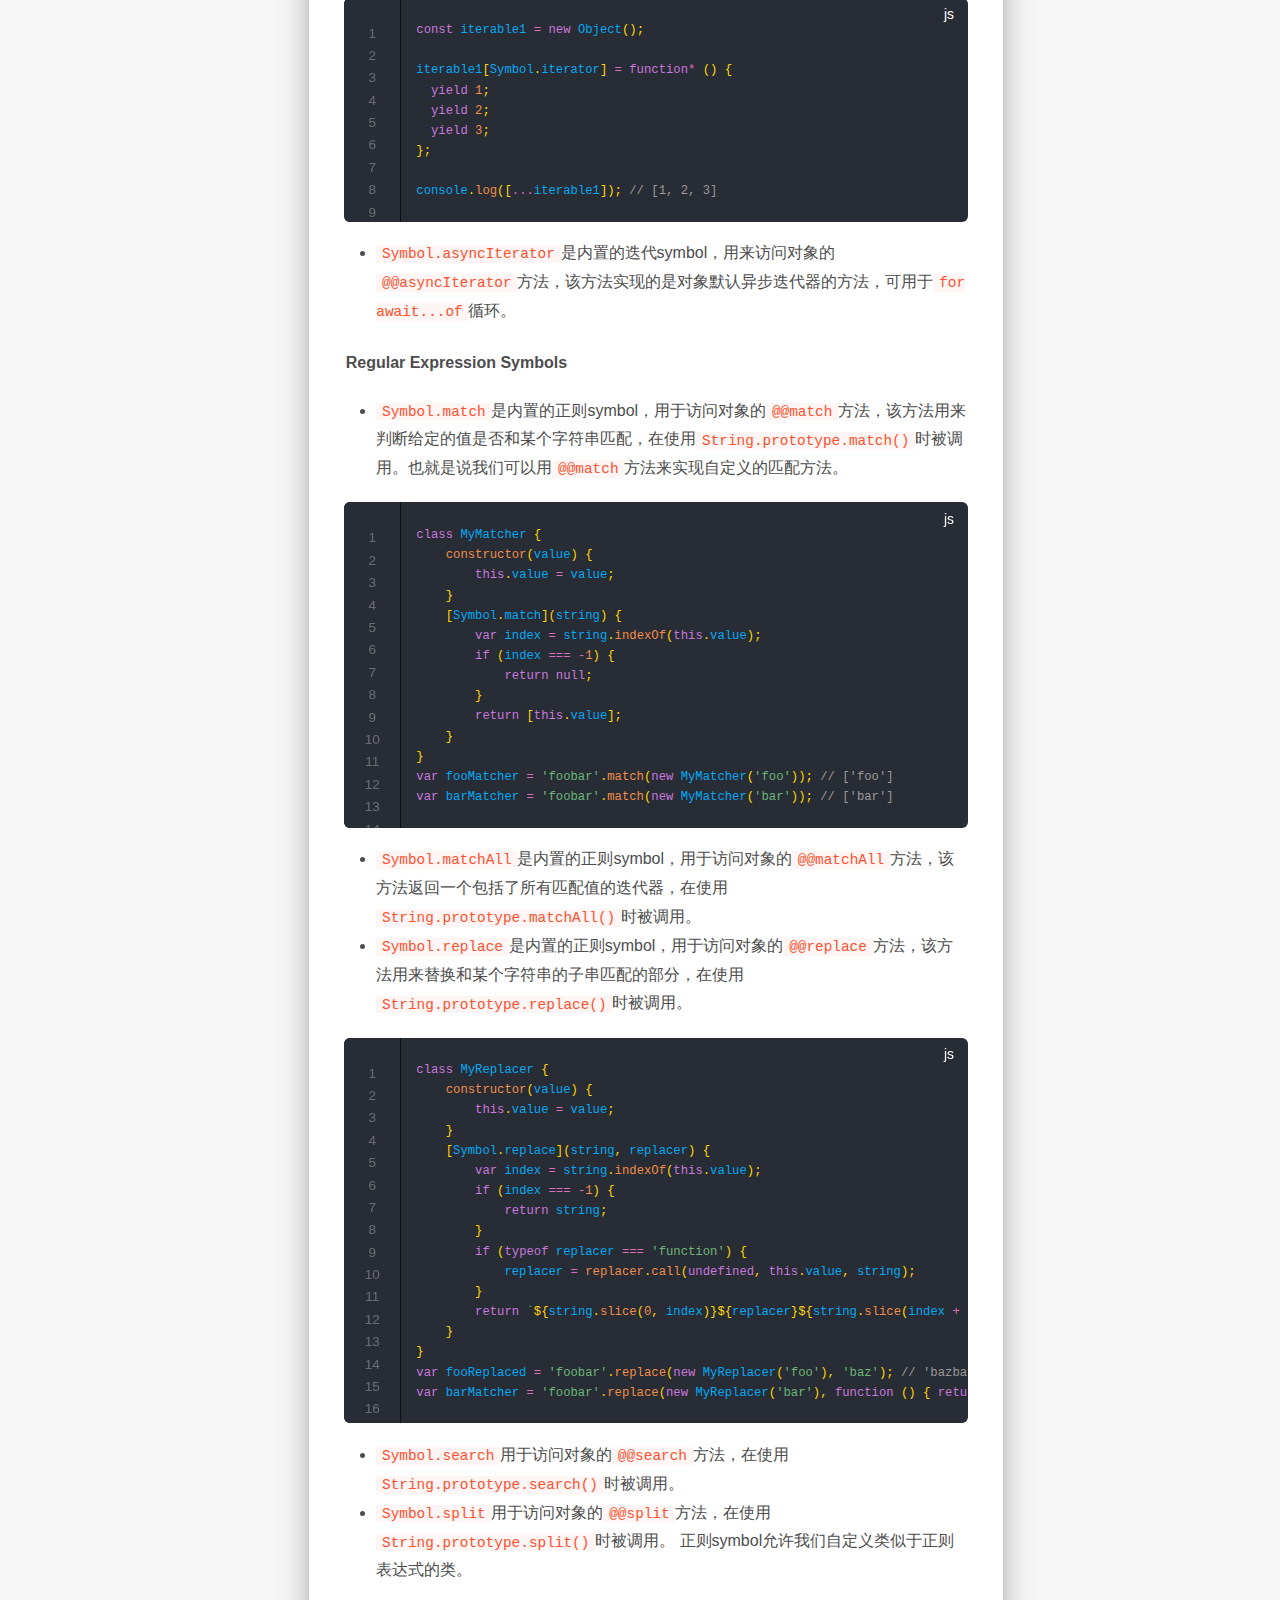
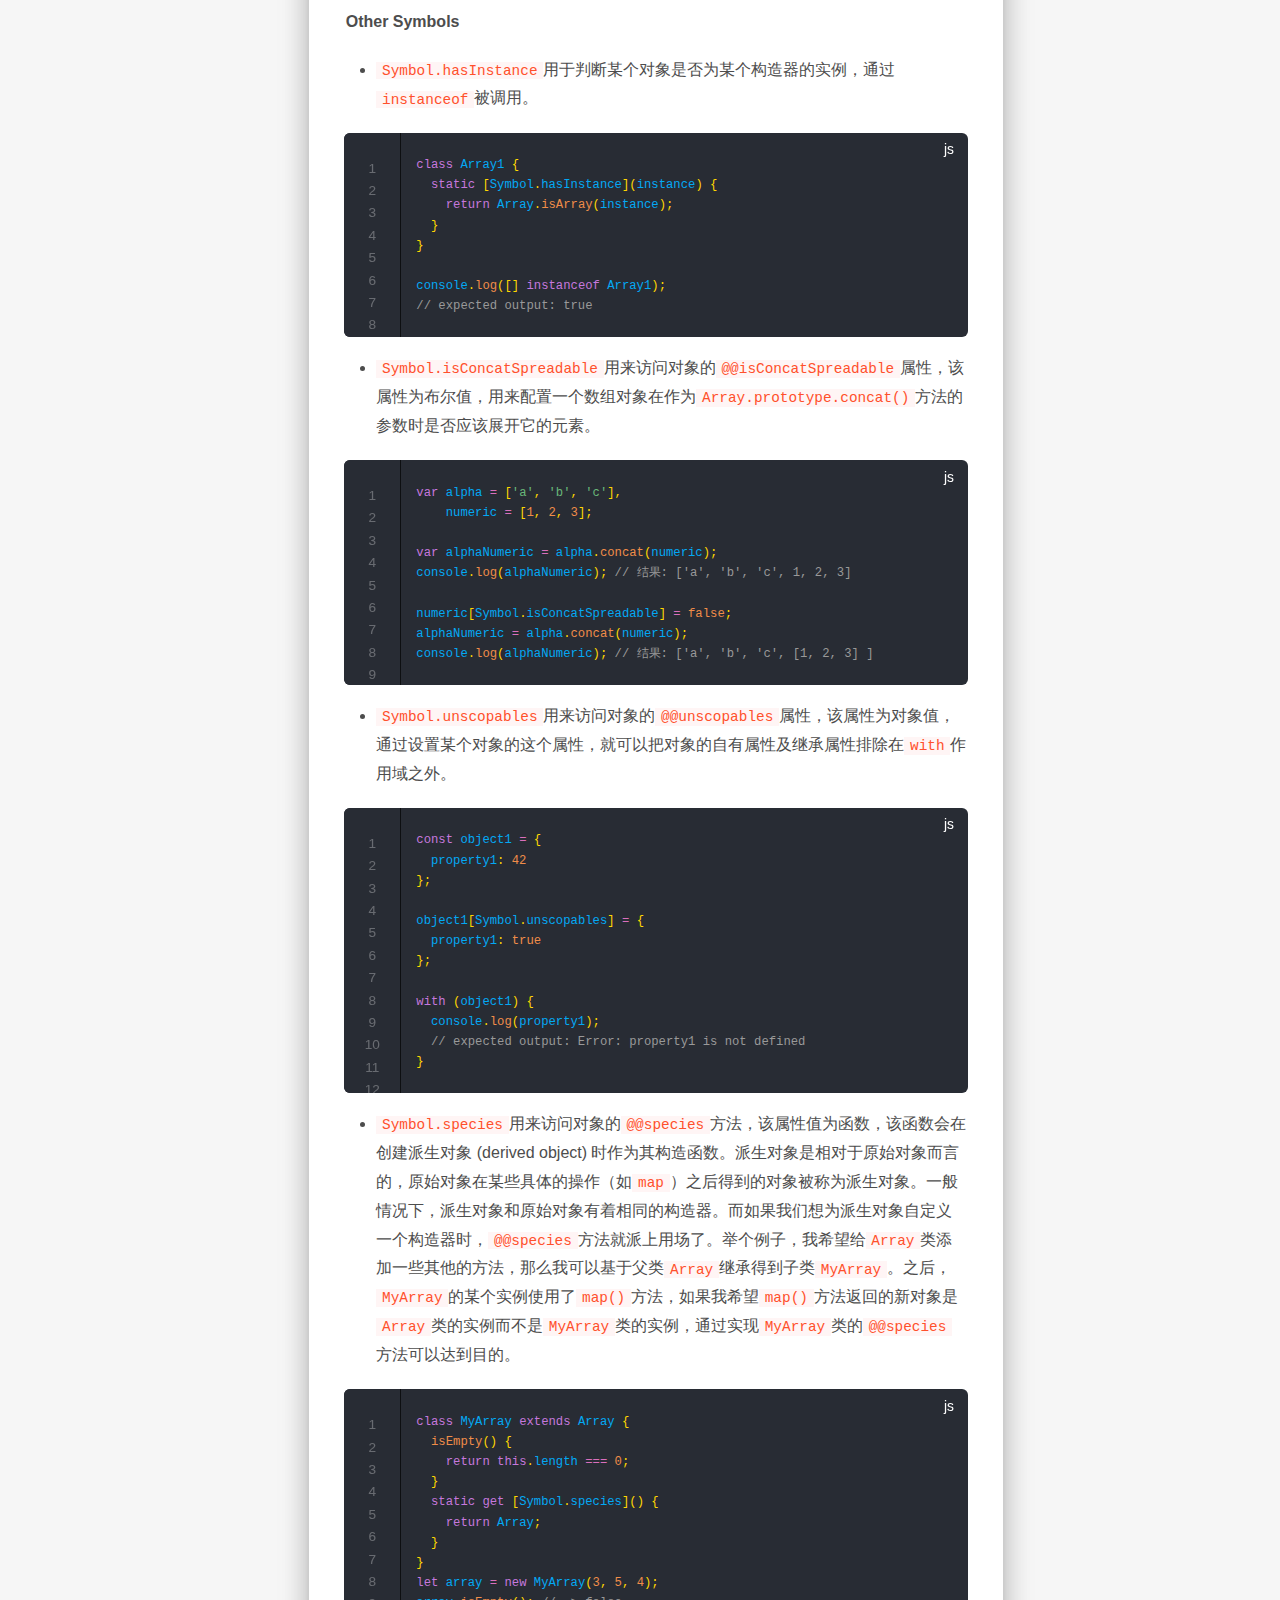
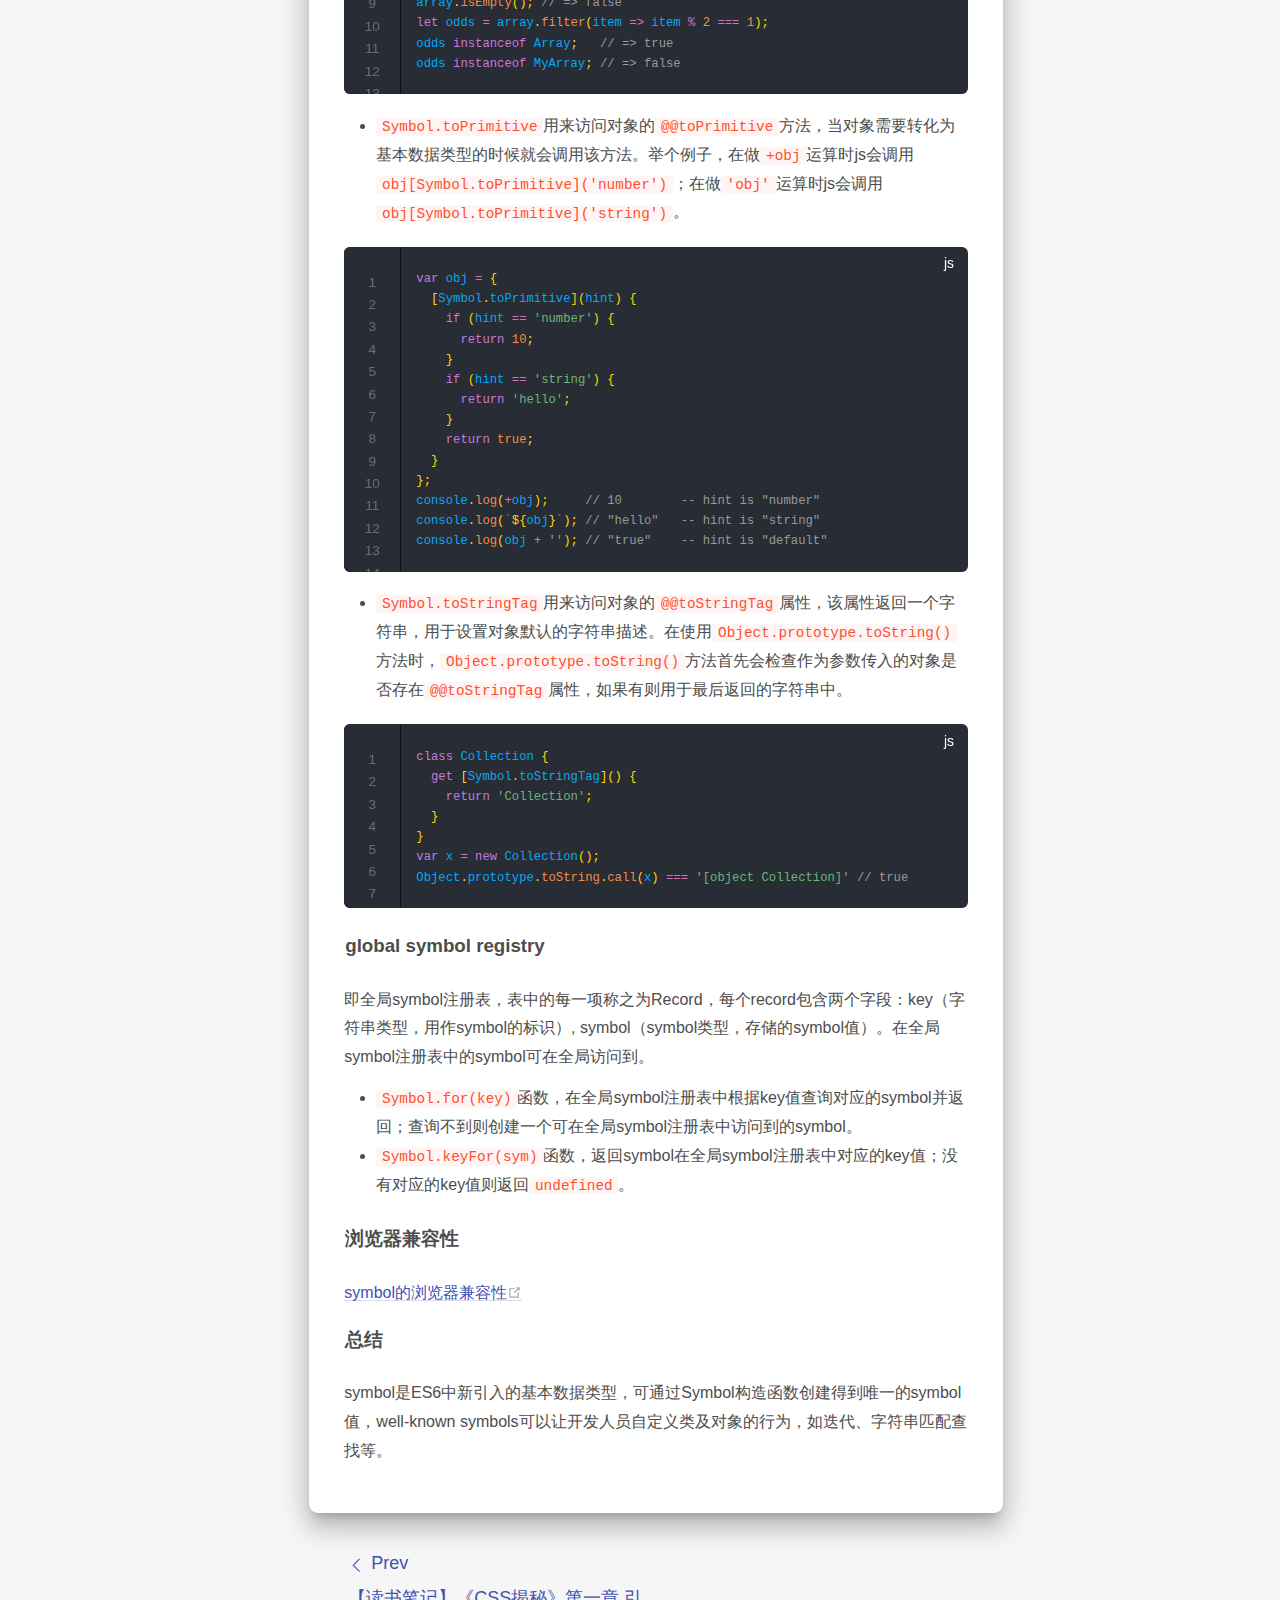
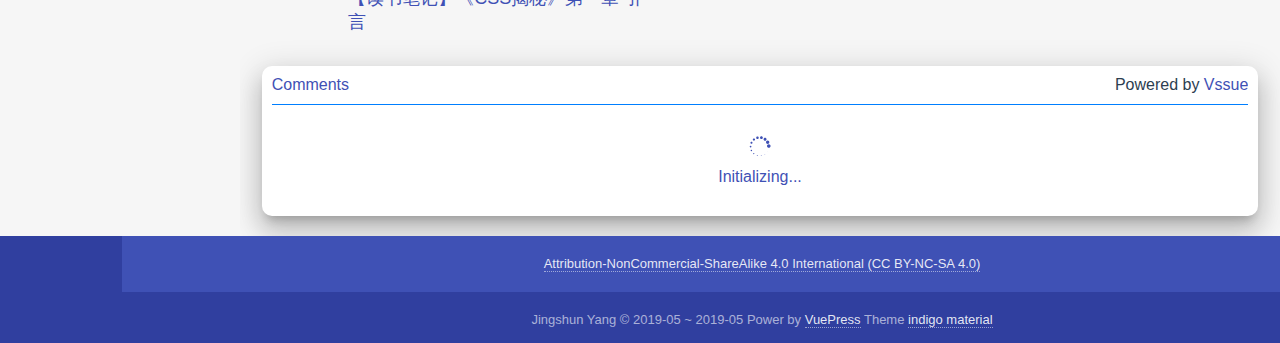
<file: posts/symbol.html>
<!DOCTYPE html>
<html lang="en-US">
  <head>
    <meta charset="utf-8" />
    <meta
      name="viewport"
      content="width=device-width, initial-scale=1, maximum-scale=1, user-scalable=no, minimal-ui"
    />
    <title>Symbol数据类型简介 | Jingshun Yang</title>
    <meta name="description" content="What doesn&#39;t kill you makes you stronger. " />
    <meta property="og:type" content="website" />
    <meta property="og:title" content="Symbol数据类型简介 | Jingshun Yang" />
    <meta property="og:site_name" content="Symbol数据类型简介 | Jingshun Yang" />
    <meta property="og:locale" content="zh-CN" />
    <meta name="twitter:card" content="summary" />
    <meta name="twitter:title" content="Symbol数据类型简介 | Jingshun Yang" />
    <link rel="shortcut icon" href="/favicon.ico">
    
    <link rel="preload" href="/assets/css/0.styles.ea8733f7.css" as="style"><link rel="preload" href="/assets/js/app.f3a5c1ca.js" as="script"><link rel="preload" href="/assets/js/1.1a5e6dfd.js" as="script"><link rel="preload" href="/assets/js/15.bf2f479d.js" as="script"><link rel="preload" href="/assets/js/5.a8737df4.js" as="script"><link rel="preload" href="/assets/js/7.ced0250f.js" as="script"><link rel="preload" href="/assets/js/13.fd15999f.js" as="script"><link rel="preload" href="/assets/js/6.99876d84.js" as="script"><link rel="preload" href="/assets/js/22.55ee6556.js" as="script"><link rel="preload" href="/assets/js/8.30fc62cd.js" as="script"><link rel="preload" href="/assets/js/14.0a4f2189.js" as="script"><link rel="preload" href="/assets/js/16.4bd836d3.js" as="script"><link rel="prefetch" href="/assets/js/10.568ba048.js"><link rel="prefetch" href="/assets/js/11.cbf6a3a9.js"><link rel="prefetch" href="/assets/js/12.576a4a61.js"><link rel="prefetch" href="/assets/js/17.f97875fd.js"><link rel="prefetch" href="/assets/js/18.a1106d14.js"><link rel="prefetch" href="/assets/js/19.a85fa564.js"><link rel="prefetch" href="/assets/js/20.1c8359b9.js"><link rel="prefetch" href="/assets/js/21.a1d3fb40.js"><link rel="prefetch" href="/assets/js/23.d43adac6.js"><link rel="prefetch" href="/assets/js/24.a524f1c2.js"><link rel="prefetch" href="/assets/js/4.faf4f2cd.js"><link rel="prefetch" href="/assets/js/9.dcd339d4.js"><link rel="prefetch" href="/assets/js/search.763b0041.js">
    <link rel="stylesheet" href="/assets/css/0.styles.ea8733f7.css">
  </head>
  <body>
    <div id="loader-wrapper" style="display: none;opacity:0">
      <div id="loader"></div>
      <div class="loader-section section-left"></div>
      <div class="loader-section section-right"></div>
    </div>
    <div id="app" data-server-rendered="true"><div style="height:100%;" data-v-613b8040><section class="el-container main-container" data-v-613b8040><aside class="el-aside menu" style="width:auto;" data-v-b7dbb990 data-v-613b8040><ul role="menubar" class="menu-wrap el-menu" style="background-color:;" data-v-b7dbb990><li data-v-b7dbb990><div class="brand-wrap" style="background-image:url(/brand.jpg);" data-v-b7dbb990><div class="brand" data-v-b7dbb990><a href="/" class="avatar waves-effect waves-circle waves-light router-link-active" data-v-b7dbb990><img src="/avatar.jpg" data-v-b7dbb990></a> <hgroup class="introduce" data-v-b7dbb990><div class="nickname" data-v-b7dbb990>Jingshun Yang</div> <a title="jingshun.yang.cs@gmail.com" class="mail" data-v-b7dbb990>jingshun.yang.cs@gmail.com</a></hgroup></div></div></li> <li role="menuitem" tabindex="-1" class="el-menu-item" style="padding-left:20px;color:;background-color:;" data-v-b7dbb990><i class="iconfont icon-home" data-v-b7dbb990></i> <span class="item-title" data-v-b7dbb990>Home</span></li> <li role="menuitem" tabindex="-1" class="el-menu-item" style="padding-left:20px;color:;background-color:;" data-v-b7dbb990><i class="iconfont icon-biaoqian" data-v-b7dbb990></i> <span class="item-title" data-v-b7dbb990>Tags</span></li> <li role="menuitem" tabindex="-1" class="el-menu-item" style="padding-left:20px;color:;background-color:;" data-v-b7dbb990><i class="iconfont icon-wenzhang" data-v-b7dbb990></i> <span class="item-title" data-v-b7dbb990>Timeline</span></li> <li role="menuitem" tabindex="-1" class="el-menu-item" style="padding-left:20px;color:;background-color:;" data-v-b7dbb990><i class="iconfont icon-github" data-v-b7dbb990></i> <span class="item-title" data-v-b7dbb990>Github</span></li> <li role="menuitem" tabindex="-1" class="el-menu-item" style="padding-left:20px;color:;background-color:;" data-v-b7dbb990><i class="iconfont icon-aboutme" data-v-b7dbb990></i> <span class="item-title" data-v-b7dbb990>About</span></li></ul></aside> <section class="el-container container-warp" data-v-613b8040><header id="topHeader" class="el-header top-header" style="height:60px;padding-left:260px;" data-v-120b6c2f data-v-613b8040><div class="header-warp el-row is-align-middle el-row--flex" data-v-120b6c2f><div class="el-col el-col-12 el-col-xs-7" data-v-120b6c2f><div class="el-row is-align-middle el-row--flex" data-v-120b6c2f><div class="el-col el-col-2" data-v-120b6c2f><button type="button" class="el-button el-button--primary is-circle" data-v-120b6c2f><!----><!----><span><i class="iconfont icon-caidan" data-v-120b6c2f></i></span></button></div></div></div> <div class="el-col el-col-20 el-col-xs-24" data-v-120b6c2f><div class="grid-content bg-purple-light" data-v-120b6c2f><div class="el-row is-justify-end is-align-middle el-row--flex" data-v-120b6c2f><div class="el-col el-col-13 el-col-xs-24 el-col-sm-21 el-col-md-17 el-col-lg-13" data-v-120b6c2f><div aria-haspopup="listbox" role="combobox" aria-owns="el-autocomplete-4453" class="el-autocomplete search-input" data-v-120b6c2f><div class="el-input el-input--small el-input--suffix"><!----><input type="text" autocomplete="off" valueKey="value" popperClass="search-popper" placeholder="Search" fetchSuggestions="function () { [native code] }" debounce="300" placement="bottom-start" popperAppendToBody="true" value="" class="el-input__inner"><!----><span class="el-input__suffix"><span class="el-input__suffix-inner"><i class="el-input__icon el-icon-search search-ico" data-v-120b6c2f></i><!----></span><!----></span><!----></div><div role="region" class="el-autocomplete-suggestion el-popper search-popper" style="width:;display:none;"><div class="el-scrollbar"><div class="el-autocomplete-suggestion__wrap el-scrollbar__wrap el-scrollbar__wrap--hidden-default"><ul class="el-scrollbar__view el-autocomplete-suggestion__list"></ul></div><div class="el-scrollbar__bar is-horizontal"><div class="el-scrollbar__thumb" style="width:0;transform:translateX(0%);ms-transform:translateX(0%);webkit-transform:translateX(0%);"></div></div><div class="el-scrollbar__bar is-vertical"><div class="el-scrollbar__thumb" style="height:0;transform:translateY(0%);ms-transform:translateY(0%);webkit-transform:translateY(0%);"></div></div></div></div></div></div></div></div></div></div></header> <main class="el-main my-main" style="margin-left:240px;" data-v-3f15ae0a data-v-613b8040><div class="content-header index-header" data-v-18f27eb0 data-v-3f15ae0a><div class="container fade-scale in" data-v-18f27eb0><h1 id="conentHeader" class="title" data-v-18f27eb0>Symbol数据类型简介</h1> <h5 class="subtitle" data-v-18f27eb0>最后更新时间：2019-05-17 00:01:18</h5></div></div> <div data-v-69be268e data-v-3f15ae0a data-v-3f15ae0a><div class="post-content el-row is-justify-center el-row--flex" data-v-69be268e><div id="post-card" class="post-card el-col el-col-16 el-col-xs-24 el-col-sm-23 el-col-md-23 el-col-lg-16" data-v-69be268e><div class="content default" data-v-69be268e><h3 id="symbol数据类型"><a href="#symbol数据类型" aria-hidden="true" class="header-anchor">#</a> Symbol数据类型</h3> <p><code>symbol</code>是js中7种基础数据类型之一（基础数据类型包括：number, string, boolean, null, undefined, <a href="https://developer.mozilla.org/en-US/docs/Web/JavaScript/Reference/Global_Objects/BigInt" target="_blank" rel="noopener noreferrer">bigint<svg xmlns="http://www.w3.org/2000/svg" aria-hidden="true" x="0px" y="0px" viewBox="0 0 100 100" width="15" height="15" class="icon outbound"><path fill="currentColor" d="M18.8,85.1h56l0,0c2.2,0,4-1.8,4-4v-32h-8v28h-48v-48h28v-8h-32l0,0c-2.2,0-4,1.8-4,4v56C14.8,83.3,16.6,85.1,18.8,85.1z"></path> <polygon fill="currentColor" points="45.7,48.7 51.3,54.3 77.2,28.5 77.2,37.2 85.2,37.2 85.2,14.9 62.8,14.9 62.8,22.9 71.5,22.9"></polygon></svg></a>, symbol），symbol是在ECMAScript 2015 / ES6中新加入的。在JavaScript运行环境中，调用函数<code>Symbol()</code>可以动态地返回一个匿名且唯一的<code>symbol</code>类型的值。接下来，这篇文章会简单介绍一下Symbol构造函数，well-known symbols，全局symbol注册表这三部分内容。</p> <h3 id="symbol构造函数"><a href="#symbol构造函数" aria-hidden="true" class="header-anchor">#</a> Symbol构造函数</h3> <p><code>Symbol()</code>函数：构造一个symbol类型值并返回，该值唯一。
返回值：symbol类型值
它类似于内置的Object类，但不完全是一个构造器，因为它不支持<code>new Symbol()</code>这样的语法。
每一个从<code>Symbol()</code>函数返回的symbol值都是独一无二的，因为其唯一性，适合用作对象属性的标识符，使用<code>Object.getOwnPropertySymbols()</code> 以symbol数组的形式返回某个对象的所有symbol属性。</p> <div class="language-js line-numbers-mode"><pre class="language-js"><code><span class="token comment">// Symbol()函数使用</span>
<span class="token keyword">const</span> symbol1 <span class="token operator">=</span> <span class="token function">Symbol</span><span class="token punctuation">(</span><span class="token punctuation">)</span><span class="token punctuation">;</span>
<span class="token keyword">const</span> symbol2 <span class="token operator">=</span> <span class="token function">Symbol</span><span class="token punctuation">(</span><span class="token number">42</span><span class="token punctuation">)</span><span class="token punctuation">;</span>
<span class="token keyword">const</span> symbol3 <span class="token operator">=</span> <span class="token function">Symbol</span><span class="token punctuation">(</span><span class="token string">'foo'</span><span class="token punctuation">)</span><span class="token punctuation">;</span>

console<span class="token punctuation">.</span><span class="token function">log</span><span class="token punctuation">(</span><span class="token keyword">typeof</span> symbol1<span class="token punctuation">)</span><span class="token punctuation">;</span>
<span class="token comment">// expected output: &quot;symbol&quot;</span>

console<span class="token punctuation">.</span><span class="token function">log</span><span class="token punctuation">(</span>symbol3<span class="token punctuation">.</span><span class="token function">toString</span><span class="token punctuation">(</span><span class="token punctuation">)</span><span class="token punctuation">)</span><span class="token punctuation">;</span>
<span class="token comment">// expected output: &quot;Symbol(foo)&quot;</span>
<span class="token comment">// 唯一性</span>
console<span class="token punctuation">.</span><span class="token function">log</span><span class="token punctuation">(</span><span class="token function">Symbol</span><span class="token punctuation">(</span><span class="token string">'foo'</span><span class="token punctuation">)</span> <span class="token operator">===</span> <span class="token function">Symbol</span><span class="token punctuation">(</span><span class="token string">'foo'</span><span class="token punctuation">)</span><span class="token punctuation">)</span><span class="token punctuation">;</span>
<span class="token comment">// expected output: false</span>

<span class="token keyword">const</span> object1 <span class="token operator">=</span> <span class="token punctuation">{</span><span class="token punctuation">}</span><span class="token punctuation">;</span>
<span class="token comment">// symbol用作对象属性的标识</span>
object1<span class="token punctuation">[</span>symbol1<span class="token punctuation">]</span> <span class="token operator">=</span> <span class="token string">'this is symbol1.'</span><span class="token punctuation">;</span>
object1<span class="token punctuation">[</span>symbol2<span class="token punctuation">]</span> <span class="token operator">=</span> <span class="token string">'this is symbol2.'</span><span class="token punctuation">;</span>
object1<span class="token punctuation">[</span>symbol3<span class="token punctuation">]</span> <span class="token operator">=</span> <span class="token string">'this is symbol3.'</span><span class="token punctuation">;</span>
<span class="token comment">// 获取某对象中所有的symbol属性</span>
<span class="token keyword">const</span> objectSymbols <span class="token operator">=</span> Object<span class="token punctuation">.</span><span class="token function">getOwnPropertySymbols</span><span class="token punctuation">(</span>object1<span class="token punctuation">)</span><span class="token punctuation">;</span>
console<span class="token punctuation">.</span><span class="token function">log</span><span class="token punctuation">(</span>objectSymbols<span class="token punctuation">.</span>length<span class="token punctuation">)</span><span class="token punctuation">;</span>
<span class="token comment">// expected output: 3</span>
</code></pre> <div class="line-numbers-wrapper"><span class="line-number">1</span><br><span class="line-number">2</span><br><span class="line-number">3</span><br><span class="line-number">4</span><br><span class="line-number">5</span><br><span class="line-number">6</span><br><span class="line-number">7</span><br><span class="line-number">8</span><br><span class="line-number">9</span><br><span class="line-number">10</span><br><span class="line-number">11</span><br><span class="line-number">12</span><br><span class="line-number">13</span><br><span class="line-number">14</span><br><span class="line-number">15</span><br><span class="line-number">16</span><br><span class="line-number">17</span><br><span class="line-number">18</span><br><span class="line-number">19</span><br><span class="line-number">20</span><br><span class="line-number">21</span><br><span class="line-number">22</span><br><span class="line-number">23</span><br></div></div><h3 id="well-known-symbols"><a href="#well-known-symbols" aria-hidden="true" class="header-anchor">#</a> well-known symbols</h3> <p>即内置symbol，用来表示内部语言行为，分为3种：迭代symbol，正则symbol，其他symbol。</p> <h4 id="iteration-symbols"><a href="#iteration-symbols" aria-hidden="true" class="header-anchor">#</a> Iteration Symbols</h4> <ul><li><code>Symbol.iterator</code>是内置的迭代symbol，用来访问对象的<code>@@iterator</code>方法，该方法是对象默认迭代器的方法，可用于<code>for...of</code>循环，也可以说<code>@@iterator</code>为我们提供了重载<code>of</code>的方法。可迭代对象（<code>String</code>, <code>Array</code>, <code>TypedArray</code>, <code>Map</code>, <code>Set</code>, <code>arguments</code>对象等）拥有默认的<code>@@iterator</code>方法。对于不可迭代的<code>Object</code>，通过实现<code>Object</code>的<code>@@iterator</code>方法，就可以把不可迭代的对象转变为可迭代的对象。</li></ul> <div class="language-js line-numbers-mode"><pre class="language-js"><code><span class="token keyword">const</span> iterable1 <span class="token operator">=</span> <span class="token keyword">new</span> <span class="token class-name">Object</span><span class="token punctuation">(</span><span class="token punctuation">)</span><span class="token punctuation">;</span>

iterable1<span class="token punctuation">[</span>Symbol<span class="token punctuation">.</span>iterator<span class="token punctuation">]</span> <span class="token operator">=</span> <span class="token keyword">function</span><span class="token operator">*</span> <span class="token punctuation">(</span><span class="token punctuation">)</span> <span class="token punctuation">{</span>
  <span class="token keyword">yield</span> <span class="token number">1</span><span class="token punctuation">;</span>
  <span class="token keyword">yield</span> <span class="token number">2</span><span class="token punctuation">;</span>
  <span class="token keyword">yield</span> <span class="token number">3</span><span class="token punctuation">;</span>
<span class="token punctuation">}</span><span class="token punctuation">;</span>

console<span class="token punctuation">.</span><span class="token function">log</span><span class="token punctuation">(</span><span class="token punctuation">[</span><span class="token operator">...</span>iterable1<span class="token punctuation">]</span><span class="token punctuation">)</span><span class="token punctuation">;</span> <span class="token comment">// [1, 2, 3]</span>
</code></pre> <div class="line-numbers-wrapper"><span class="line-number">1</span><br><span class="line-number">2</span><br><span class="line-number">3</span><br><span class="line-number">4</span><br><span class="line-number">5</span><br><span class="line-number">6</span><br><span class="line-number">7</span><br><span class="line-number">8</span><br><span class="line-number">9</span><br></div></div><ul><li><code>Symbol.asyncIterator</code>是内置的迭代symbol，用来访问对象的<code>@@asyncIterator</code>方法，该方法实现的是对象默认异步迭代器的方法，可用于<code>for await...of</code>循环。</li></ul> <h4 id="regular-expression-symbols"><a href="#regular-expression-symbols" aria-hidden="true" class="header-anchor">#</a> Regular Expression Symbols</h4> <ul><li><code>Symbol.match</code>是内置的正则symbol，用于访问对象的<code>@@match</code>方法，该方法用来判断给定的值是否和某个字符串匹配，在使用<code>String.prototype.match()</code>时被调用。也就是说我们可以用<code>@@match</code>方法来实现自定义的匹配方法。</li></ul> <div class="language-js line-numbers-mode"><pre class="language-js"><code><span class="token keyword">class</span> <span class="token class-name">MyMatcher</span> <span class="token punctuation">{</span>
    <span class="token function">constructor</span><span class="token punctuation">(</span><span class="token parameter">value</span><span class="token punctuation">)</span> <span class="token punctuation">{</span>
        <span class="token keyword">this</span><span class="token punctuation">.</span>value <span class="token operator">=</span> value<span class="token punctuation">;</span>
    <span class="token punctuation">}</span>
    <span class="token punctuation">[</span>Symbol<span class="token punctuation">.</span>match<span class="token punctuation">]</span><span class="token punctuation">(</span>string<span class="token punctuation">)</span> <span class="token punctuation">{</span>
        <span class="token keyword">var</span> index <span class="token operator">=</span> string<span class="token punctuation">.</span><span class="token function">indexOf</span><span class="token punctuation">(</span><span class="token keyword">this</span><span class="token punctuation">.</span>value<span class="token punctuation">)</span><span class="token punctuation">;</span>
        <span class="token keyword">if</span> <span class="token punctuation">(</span>index <span class="token operator">===</span> <span class="token operator">-</span><span class="token number">1</span><span class="token punctuation">)</span> <span class="token punctuation">{</span>
            <span class="token keyword">return</span> <span class="token keyword">null</span><span class="token punctuation">;</span>
        <span class="token punctuation">}</span>
        <span class="token keyword">return</span> <span class="token punctuation">[</span><span class="token keyword">this</span><span class="token punctuation">.</span>value<span class="token punctuation">]</span><span class="token punctuation">;</span>
    <span class="token punctuation">}</span>
<span class="token punctuation">}</span>
<span class="token keyword">var</span> fooMatcher <span class="token operator">=</span> <span class="token string">'foobar'</span><span class="token punctuation">.</span><span class="token function">match</span><span class="token punctuation">(</span><span class="token keyword">new</span> <span class="token class-name">MyMatcher</span><span class="token punctuation">(</span><span class="token string">'foo'</span><span class="token punctuation">)</span><span class="token punctuation">)</span><span class="token punctuation">;</span> <span class="token comment">// ['foo']</span>
<span class="token keyword">var</span> barMatcher <span class="token operator">=</span> <span class="token string">'foobar'</span><span class="token punctuation">.</span><span class="token function">match</span><span class="token punctuation">(</span><span class="token keyword">new</span> <span class="token class-name">MyMatcher</span><span class="token punctuation">(</span><span class="token string">'bar'</span><span class="token punctuation">)</span><span class="token punctuation">)</span><span class="token punctuation">;</span> <span class="token comment">// ['bar']</span>
</code></pre> <div class="line-numbers-wrapper"><span class="line-number">1</span><br><span class="line-number">2</span><br><span class="line-number">3</span><br><span class="line-number">4</span><br><span class="line-number">5</span><br><span class="line-number">6</span><br><span class="line-number">7</span><br><span class="line-number">8</span><br><span class="line-number">9</span><br><span class="line-number">10</span><br><span class="line-number">11</span><br><span class="line-number">12</span><br><span class="line-number">13</span><br><span class="line-number">14</span><br></div></div><ul><li><code>Symbol.matchAll</code>是内置的正则symbol，用于访问对象的<code>@@matchAll</code>方法，该方法返回一个包括了所有匹配值的迭代器，在使用<code>String.prototype.matchAll()</code>时被调用。</li> <li><code>Symbol.replace</code>是内置的正则symbol，用于访问对象的<code>@@replace</code>方法，该方法用来替换和某个字符串的子串匹配的部分，在使用<code>String.prototype.replace()</code>时被调用。</li></ul> <div class="language-js line-numbers-mode"><pre class="language-js"><code><span class="token keyword">class</span> <span class="token class-name">MyReplacer</span> <span class="token punctuation">{</span>
    <span class="token function">constructor</span><span class="token punctuation">(</span><span class="token parameter">value</span><span class="token punctuation">)</span> <span class="token punctuation">{</span>
        <span class="token keyword">this</span><span class="token punctuation">.</span>value <span class="token operator">=</span> value<span class="token punctuation">;</span>
    <span class="token punctuation">}</span>
    <span class="token punctuation">[</span>Symbol<span class="token punctuation">.</span>replace<span class="token punctuation">]</span><span class="token punctuation">(</span>string<span class="token punctuation">,</span> replacer<span class="token punctuation">)</span> <span class="token punctuation">{</span>
        <span class="token keyword">var</span> index <span class="token operator">=</span> string<span class="token punctuation">.</span><span class="token function">indexOf</span><span class="token punctuation">(</span><span class="token keyword">this</span><span class="token punctuation">.</span>value<span class="token punctuation">)</span><span class="token punctuation">;</span>
        <span class="token keyword">if</span> <span class="token punctuation">(</span>index <span class="token operator">===</span> <span class="token operator">-</span><span class="token number">1</span><span class="token punctuation">)</span> <span class="token punctuation">{</span>
            <span class="token keyword">return</span> string<span class="token punctuation">;</span>
        <span class="token punctuation">}</span>
        <span class="token keyword">if</span> <span class="token punctuation">(</span><span class="token keyword">typeof</span> replacer <span class="token operator">===</span> <span class="token string">'function'</span><span class="token punctuation">)</span> <span class="token punctuation">{</span>
            replacer <span class="token operator">=</span> <span class="token function">replacer</span><span class="token punctuation">.</span><span class="token function">call</span><span class="token punctuation">(</span><span class="token keyword">undefined</span><span class="token punctuation">,</span> <span class="token keyword">this</span><span class="token punctuation">.</span>value<span class="token punctuation">,</span> string<span class="token punctuation">)</span><span class="token punctuation">;</span>
        <span class="token punctuation">}</span>
        <span class="token keyword">return</span> <span class="token template-string"><span class="token string">`</span><span class="token interpolation"><span class="token interpolation-punctuation punctuation">${</span>string<span class="token punctuation">.</span><span class="token function">slice</span><span class="token punctuation">(</span><span class="token number">0</span><span class="token punctuation">,</span> index<span class="token punctuation">)</span><span class="token interpolation-punctuation punctuation">}</span></span><span class="token interpolation"><span class="token interpolation-punctuation punctuation">${</span>replacer<span class="token interpolation-punctuation punctuation">}</span></span><span class="token interpolation"><span class="token interpolation-punctuation punctuation">${</span>string<span class="token punctuation">.</span><span class="token function">slice</span><span class="token punctuation">(</span>index <span class="token operator">+</span> <span class="token keyword">this</span><span class="token punctuation">.</span>value<span class="token punctuation">.</span>length<span class="token punctuation">)</span><span class="token interpolation-punctuation punctuation">}</span></span><span class="token string">`</span></span><span class="token punctuation">;</span>
    <span class="token punctuation">}</span>
<span class="token punctuation">}</span>
<span class="token keyword">var</span> fooReplaced <span class="token operator">=</span> <span class="token string">'foobar'</span><span class="token punctuation">.</span><span class="token function">replace</span><span class="token punctuation">(</span><span class="token keyword">new</span> <span class="token class-name">MyReplacer</span><span class="token punctuation">(</span><span class="token string">'foo'</span><span class="token punctuation">)</span><span class="token punctuation">,</span> <span class="token string">'baz'</span><span class="token punctuation">)</span><span class="token punctuation">;</span> <span class="token comment">// 'bazbar'</span>
<span class="token keyword">var</span> barMatcher <span class="token operator">=</span> <span class="token string">'foobar'</span><span class="token punctuation">.</span><span class="token function">replace</span><span class="token punctuation">(</span><span class="token keyword">new</span> <span class="token class-name">MyReplacer</span><span class="token punctuation">(</span><span class="token string">'bar'</span><span class="token punctuation">)</span><span class="token punctuation">,</span> <span class="token keyword">function</span> <span class="token punctuation">(</span><span class="token punctuation">)</span> <span class="token punctuation">{</span> <span class="token keyword">return</span> <span class="token string">'baz'</span> <span class="token punctuation">}</span><span class="token punctuation">)</span><span class="token punctuation">;</span> <span class="token comment">// 'foobaz'</span>
</code></pre> <div class="line-numbers-wrapper"><span class="line-number">1</span><br><span class="line-number">2</span><br><span class="line-number">3</span><br><span class="line-number">4</span><br><span class="line-number">5</span><br><span class="line-number">6</span><br><span class="line-number">7</span><br><span class="line-number">8</span><br><span class="line-number">9</span><br><span class="line-number">10</span><br><span class="line-number">11</span><br><span class="line-number">12</span><br><span class="line-number">13</span><br><span class="line-number">14</span><br><span class="line-number">15</span><br><span class="line-number">16</span><br><span class="line-number">17</span><br></div></div><ul><li><code>Symbol.search</code>用于访问对象的<code>@@search</code>方法，在使用<code>String.prototype.search()</code>时被调用。</li> <li><code>Symbol.split</code>用于访问对象的<code>@@split</code>方法，在使用<code>String.prototype.split()</code>时被调用。
正则symbol允许我们自定义类似于正则表达式的类。</li></ul> <h4 id="other-symbols"><a href="#other-symbols" aria-hidden="true" class="header-anchor">#</a> Other Symbols</h4> <ul><li><code>Symbol.hasInstance</code>用于判断某个对象是否为某个构造器的实例，通过<code>instanceof</code>被调用。</li></ul> <div class="language-js line-numbers-mode"><pre class="language-js"><code><span class="token keyword">class</span> <span class="token class-name">Array1</span> <span class="token punctuation">{</span>
  <span class="token keyword">static</span> <span class="token punctuation">[</span>Symbol<span class="token punctuation">.</span>hasInstance<span class="token punctuation">]</span><span class="token punctuation">(</span>instance<span class="token punctuation">)</span> <span class="token punctuation">{</span>
    <span class="token keyword">return</span> Array<span class="token punctuation">.</span><span class="token function">isArray</span><span class="token punctuation">(</span>instance<span class="token punctuation">)</span><span class="token punctuation">;</span>
  <span class="token punctuation">}</span>
<span class="token punctuation">}</span>

console<span class="token punctuation">.</span><span class="token function">log</span><span class="token punctuation">(</span><span class="token punctuation">[</span><span class="token punctuation">]</span> <span class="token keyword">instanceof</span> <span class="token class-name">Array1</span><span class="token punctuation">)</span><span class="token punctuation">;</span>
<span class="token comment">// expected output: true</span>
</code></pre> <div class="line-numbers-wrapper"><span class="line-number">1</span><br><span class="line-number">2</span><br><span class="line-number">3</span><br><span class="line-number">4</span><br><span class="line-number">5</span><br><span class="line-number">6</span><br><span class="line-number">7</span><br><span class="line-number">8</span><br></div></div><ul><li><code>Symbol.isConcatSpreadable</code>用来访问对象的<code>@@isConcatSpreadable</code>属性，该属性为布尔值，用来配置一个数组对象在作为<code>Array.prototype.concat()</code>方法的参数时是否应该展开它的元素。</li></ul> <div class="language-js line-numbers-mode"><pre class="language-js"><code><span class="token keyword">var</span> alpha <span class="token operator">=</span> <span class="token punctuation">[</span><span class="token string">'a'</span><span class="token punctuation">,</span> <span class="token string">'b'</span><span class="token punctuation">,</span> <span class="token string">'c'</span><span class="token punctuation">]</span><span class="token punctuation">,</span> 
    numeric <span class="token operator">=</span> <span class="token punctuation">[</span><span class="token number">1</span><span class="token punctuation">,</span> <span class="token number">2</span><span class="token punctuation">,</span> <span class="token number">3</span><span class="token punctuation">]</span><span class="token punctuation">;</span> 

<span class="token keyword">var</span> alphaNumeric <span class="token operator">=</span> alpha<span class="token punctuation">.</span><span class="token function">concat</span><span class="token punctuation">(</span>numeric<span class="token punctuation">)</span><span class="token punctuation">;</span> 
console<span class="token punctuation">.</span><span class="token function">log</span><span class="token punctuation">(</span>alphaNumeric<span class="token punctuation">)</span><span class="token punctuation">;</span> <span class="token comment">// 结果: ['a', 'b', 'c', 1, 2, 3]</span>

numeric<span class="token punctuation">[</span>Symbol<span class="token punctuation">.</span>isConcatSpreadable<span class="token punctuation">]</span> <span class="token operator">=</span> <span class="token boolean">false</span><span class="token punctuation">;</span>
alphaNumeric <span class="token operator">=</span> alpha<span class="token punctuation">.</span><span class="token function">concat</span><span class="token punctuation">(</span>numeric<span class="token punctuation">)</span><span class="token punctuation">;</span>
console<span class="token punctuation">.</span><span class="token function">log</span><span class="token punctuation">(</span>alphaNumeric<span class="token punctuation">)</span><span class="token punctuation">;</span> <span class="token comment">// 结果: ['a', 'b', 'c', [1, 2, 3] ]</span>
</code></pre> <div class="line-numbers-wrapper"><span class="line-number">1</span><br><span class="line-number">2</span><br><span class="line-number">3</span><br><span class="line-number">4</span><br><span class="line-number">5</span><br><span class="line-number">6</span><br><span class="line-number">7</span><br><span class="line-number">8</span><br><span class="line-number">9</span><br></div></div><ul><li><code>Symbol.unscopables</code>用来访问对象的<code>@@unscopables</code>属性，该属性为对象值，通过设置某个对象的这个属性，就可以把对象的自有属性及继承属性排除在<code>with</code>作用域之外。</li></ul> <div class="language-js line-numbers-mode"><pre class="language-js"><code><span class="token keyword">const</span> object1 <span class="token operator">=</span> <span class="token punctuation">{</span>
  property1<span class="token punctuation">:</span> <span class="token number">42</span>
<span class="token punctuation">}</span><span class="token punctuation">;</span>

object1<span class="token punctuation">[</span>Symbol<span class="token punctuation">.</span>unscopables<span class="token punctuation">]</span> <span class="token operator">=</span> <span class="token punctuation">{</span>
  property1<span class="token punctuation">:</span> <span class="token boolean">true</span>
<span class="token punctuation">}</span><span class="token punctuation">;</span>

<span class="token keyword">with</span> <span class="token punctuation">(</span>object1<span class="token punctuation">)</span> <span class="token punctuation">{</span>
  console<span class="token punctuation">.</span><span class="token function">log</span><span class="token punctuation">(</span>property1<span class="token punctuation">)</span><span class="token punctuation">;</span>
  <span class="token comment">// expected output: Error: property1 is not defined</span>
<span class="token punctuation">}</span>
</code></pre> <div class="line-numbers-wrapper"><span class="line-number">1</span><br><span class="line-number">2</span><br><span class="line-number">3</span><br><span class="line-number">4</span><br><span class="line-number">5</span><br><span class="line-number">6</span><br><span class="line-number">7</span><br><span class="line-number">8</span><br><span class="line-number">9</span><br><span class="line-number">10</span><br><span class="line-number">11</span><br><span class="line-number">12</span><br></div></div><ul><li><code>Symbol.species</code>用来访问对象的<code>@@species</code>方法，该属性值为函数，该函数会在创建派生对象 (derived object) 时作为其构造函数。派生对象是相对于原始对象而言的，原始对象在某些具体的操作（如<code>map</code>）之后得到的对象被称为派生对象。一般情况下，派生对象和原始对象有着相同的构造器。而如果我们想为派生对象自定义一个构造器时，<code>@@species</code>方法就派上用场了。举个例子，我希望给<code>Array</code>类添加一些其他的方法，那么我可以基于父类<code>Array</code>继承得到子类<code>MyArray</code>。之后，<code>MyArray</code>的某个实例使用了<code>map()</code>方法，如果我希望<code>map()</code>方法返回的新对象是<code>Array</code>类的实例而不是<code>MyArray</code>类的实例，通过实现<code>MyArray</code>类的<code>@@species</code>方法可以达到目的。</li></ul> <div class="language-js line-numbers-mode"><pre class="language-js"><code><span class="token keyword">class</span> <span class="token class-name">MyArray</span> <span class="token keyword">extends</span> <span class="token class-name">Array</span> <span class="token punctuation">{</span>  
  <span class="token function">isEmpty</span><span class="token punctuation">(</span><span class="token punctuation">)</span> <span class="token punctuation">{</span>
    <span class="token keyword">return</span> <span class="token keyword">this</span><span class="token punctuation">.</span>length <span class="token operator">===</span> <span class="token number">0</span><span class="token punctuation">;</span>
  <span class="token punctuation">}</span>
  <span class="token keyword">static</span> <span class="token keyword">get</span> <span class="token punctuation">[</span>Symbol<span class="token punctuation">.</span>species<span class="token punctuation">]</span><span class="token punctuation">(</span><span class="token punctuation">)</span> <span class="token punctuation">{</span>
    <span class="token keyword">return</span> Array<span class="token punctuation">;</span>
  <span class="token punctuation">}</span>
<span class="token punctuation">}</span>
<span class="token keyword">let</span> array <span class="token operator">=</span> <span class="token keyword">new</span> <span class="token class-name">MyArray</span><span class="token punctuation">(</span><span class="token number">3</span><span class="token punctuation">,</span> <span class="token number">5</span><span class="token punctuation">,</span> <span class="token number">4</span><span class="token punctuation">)</span><span class="token punctuation">;</span>  
array<span class="token punctuation">.</span><span class="token function">isEmpty</span><span class="token punctuation">(</span><span class="token punctuation">)</span><span class="token punctuation">;</span> <span class="token comment">// =&gt; false  </span>
<span class="token keyword">let</span> odds <span class="token operator">=</span> array<span class="token punctuation">.</span><span class="token function">filter</span><span class="token punctuation">(</span><span class="token parameter">item</span> <span class="token operator">=&gt;</span> item <span class="token operator">%</span> <span class="token number">2</span> <span class="token operator">===</span> <span class="token number">1</span><span class="token punctuation">)</span><span class="token punctuation">;</span>  
odds <span class="token keyword">instanceof</span> <span class="token class-name">Array</span><span class="token punctuation">;</span>   <span class="token comment">// =&gt; true  </span>
odds <span class="token keyword">instanceof</span> <span class="token class-name">MyArray</span><span class="token punctuation">;</span> <span class="token comment">// =&gt; false</span>
</code></pre> <div class="line-numbers-wrapper"><span class="line-number">1</span><br><span class="line-number">2</span><br><span class="line-number">3</span><br><span class="line-number">4</span><br><span class="line-number">5</span><br><span class="line-number">6</span><br><span class="line-number">7</span><br><span class="line-number">8</span><br><span class="line-number">9</span><br><span class="line-number">10</span><br><span class="line-number">11</span><br><span class="line-number">12</span><br><span class="line-number">13</span><br></div></div><ul><li><code>Symbol.toPrimitive</code>用来访问对象的<code>@@toPrimitive</code>方法，当对象需要转化为基本数据类型的时候就会调用该方法。举个例子，在做<code>+obj</code>运算时js会调用<code>obj[Symbol.toPrimitive]('number')</code>；在做<code>'obj'</code>运算时js会调用<code>obj[Symbol.toPrimitive]('string')</code>。</li></ul> <div class="language-js line-numbers-mode"><pre class="language-js"><code><span class="token keyword">var</span> obj <span class="token operator">=</span> <span class="token punctuation">{</span>
  <span class="token punctuation">[</span>Symbol<span class="token punctuation">.</span>toPrimitive<span class="token punctuation">]</span><span class="token punctuation">(</span>hint<span class="token punctuation">)</span> <span class="token punctuation">{</span>
    <span class="token keyword">if</span> <span class="token punctuation">(</span>hint <span class="token operator">==</span> <span class="token string">'number'</span><span class="token punctuation">)</span> <span class="token punctuation">{</span>
      <span class="token keyword">return</span> <span class="token number">10</span><span class="token punctuation">;</span>
    <span class="token punctuation">}</span>
    <span class="token keyword">if</span> <span class="token punctuation">(</span>hint <span class="token operator">==</span> <span class="token string">'string'</span><span class="token punctuation">)</span> <span class="token punctuation">{</span>
      <span class="token keyword">return</span> <span class="token string">'hello'</span><span class="token punctuation">;</span>
    <span class="token punctuation">}</span>
    <span class="token keyword">return</span> <span class="token boolean">true</span><span class="token punctuation">;</span>
  <span class="token punctuation">}</span>
<span class="token punctuation">}</span><span class="token punctuation">;</span>
console<span class="token punctuation">.</span><span class="token function">log</span><span class="token punctuation">(</span><span class="token operator">+</span>obj<span class="token punctuation">)</span><span class="token punctuation">;</span>     <span class="token comment">// 10        -- hint is &quot;number&quot;</span>
console<span class="token punctuation">.</span><span class="token function">log</span><span class="token punctuation">(</span><span class="token template-string"><span class="token string">`</span><span class="token interpolation"><span class="token interpolation-punctuation punctuation">${</span>obj<span class="token interpolation-punctuation punctuation">}</span></span><span class="token string">`</span></span><span class="token punctuation">)</span><span class="token punctuation">;</span> <span class="token comment">// &quot;hello&quot;   -- hint is &quot;string&quot;</span>
console<span class="token punctuation">.</span><span class="token function">log</span><span class="token punctuation">(</span>obj <span class="token operator">+</span> <span class="token string">''</span><span class="token punctuation">)</span><span class="token punctuation">;</span> <span class="token comment">// &quot;true&quot;    -- hint is &quot;default&quot;</span>
</code></pre> <div class="line-numbers-wrapper"><span class="line-number">1</span><br><span class="line-number">2</span><br><span class="line-number">3</span><br><span class="line-number">4</span><br><span class="line-number">5</span><br><span class="line-number">6</span><br><span class="line-number">7</span><br><span class="line-number">8</span><br><span class="line-number">9</span><br><span class="line-number">10</span><br><span class="line-number">11</span><br><span class="line-number">12</span><br><span class="line-number">13</span><br><span class="line-number">14</span><br></div></div><ul><li><code>Symbol.toStringTag</code>用来访问对象的<code>@@toStringTag</code>属性，该属性返回一个字符串，用于设置对象默认的字符串描述。在使用<code>Object.prototype.toString()</code>方法时，<code>Object.prototype.toString()</code>方法首先会检查作为参数传入的对象是否存在<code>@@toStringTag</code>属性，如果有则用于最后返回的字符串中。</li></ul> <div class="language-js line-numbers-mode"><pre class="language-js"><code><span class="token keyword">class</span> <span class="token class-name">Collection</span> <span class="token punctuation">{</span>
  <span class="token keyword">get</span> <span class="token punctuation">[</span>Symbol<span class="token punctuation">.</span>toStringTag<span class="token punctuation">]</span><span class="token punctuation">(</span><span class="token punctuation">)</span> <span class="token punctuation">{</span>
    <span class="token keyword">return</span> <span class="token string">'Collection'</span><span class="token punctuation">;</span>
  <span class="token punctuation">}</span>
<span class="token punctuation">}</span>
<span class="token keyword">var</span> x <span class="token operator">=</span> <span class="token keyword">new</span> <span class="token class-name">Collection</span><span class="token punctuation">(</span><span class="token punctuation">)</span><span class="token punctuation">;</span>
<span class="token class-name">Object</span><span class="token punctuation">.</span>prototype<span class="token punctuation">.</span><span class="token function">toString</span><span class="token punctuation">.</span><span class="token function">call</span><span class="token punctuation">(</span>x<span class="token punctuation">)</span> <span class="token operator">===</span> <span class="token string">'[object Collection]'</span> <span class="token comment">// true</span>
</code></pre> <div class="line-numbers-wrapper"><span class="line-number">1</span><br><span class="line-number">2</span><br><span class="line-number">3</span><br><span class="line-number">4</span><br><span class="line-number">5</span><br><span class="line-number">6</span><br><span class="line-number">7</span><br></div></div><h3 id="global-symbol-registry"><a href="#global-symbol-registry" aria-hidden="true" class="header-anchor">#</a> global symbol registry</h3> <p>即全局symbol注册表，表中的每一项称之为Record，每个record包含两个字段：key（字符串类型，用作symbol的标识）, symbol（symbol类型，存储的symbol值）。在全局symbol注册表中的symbol可在全局访问到。</p> <ul><li><code>Symbol.for(key)</code>函数，在全局symbol注册表中根据key值查询对应的symbol并返回；查询不到则创建一个可在全局symbol注册表中访问到的symbol。</li> <li><code>Symbol.keyFor(sym)</code>函数，返回symbol在全局symbol注册表中对应的key值；没有对应的key值则返回<code>undefined</code>。</li></ul> <h3 id="浏览器兼容性"><a href="#浏览器兼容性" aria-hidden="true" class="header-anchor">#</a> 浏览器兼容性</h3> <p><a href="http://kangax.github.io/compat-table/es6/#test-Symbol" target="_blank" rel="noopener noreferrer">symbol的浏览器兼容性<svg xmlns="http://www.w3.org/2000/svg" aria-hidden="true" x="0px" y="0px" viewBox="0 0 100 100" width="15" height="15" class="icon outbound"><path fill="currentColor" d="M18.8,85.1h56l0,0c2.2,0,4-1.8,4-4v-32h-8v28h-48v-48h28v-8h-32l0,0c-2.2,0-4,1.8-4,4v56C14.8,83.3,16.6,85.1,18.8,85.1z"></path> <polygon fill="currentColor" points="45.7,48.7 51.3,54.3 77.2,28.5 77.2,37.2 85.2,37.2 85.2,14.9 62.8,14.9 62.8,22.9 71.5,22.9"></polygon></svg></a></p> <h3 id="总结"><a href="#总结" aria-hidden="true" class="header-anchor">#</a> 总结</h3> <p>symbol是ES6中新引入的基本数据类型，可通过Symbol构造函数创建得到唯一的symbol值，well-known symbols可以让开发人员自定义类及对象的行为，如迭代、字符串匹配查找等。</p></div> <span id="footerPost" data-v-69be268e></span></div> <div id="post-toc" class="post-toc el-col el-col-6" data-v-69be268e><h4 class="catalog-title" data-v-69be268e>TOC</h4> <div class="catalog-body" data-v-69be268e><ul id="catalog-list" class="catalog-list" data-v-69be268e></ul></div></div></div> <div class="post-nav el-row is-justify-space-around el-row--flex" data-v-69be268e><div class="post-prev el-col el-col-7" data-v-69be268e><div data-v-69be268e><a href="/posts/csssecret1.html" data-v-69be268e><i class="el-icon-arrow-left" data-v-69be268e></i> Prev
        </a> <p class="nav-title" data-v-69be268e>【读书笔记】《CSS揭秘》第一章 引言</p></div></div> <div class="post-next el-col el-col-7 el-col-lg-pull-5" data-v-69be268e></div></div> <div class="el-row is-justify-center el-row--flex" data-v-69be268e><div class="el-col el-col-23" data-v-69be268e><div data-v-69be268e><div class="vssue vssue-warp"><svg style="display:none;"><symbol id="vssue-icon-bitbucket" viewBox="0 0 1024 1024"><path d="M579.5522464 489.45249493q4.8371808 38.38537173-30.81752427 61.55702827t-67.95459093 3.66689493q-23.79580907-10.37653333-32.6119616-35.34262826t-0.31207573-50.01020907 31.67573333-35.34262827q21.92335253-11.00068587 44.1587808-7.33379093t39.00952427 21.61127573 16.77409493 41.1160384zM647.19476053 476.65737173q-8.50407573-65.22392427-68.8908192-99.9424t-120.07131413-7.9579424q-38.38537173 17.08617173-61.24495253 53.9111616t-21.0651424 78.95527574q2.41859093 55.4715424 47.20152426 94.48106666t100.87862827 34.1723424q55.4715424-4.8371808 92.60860907-51.18049493t30.50544746-102.43900907zM792.93434133 146.32472427q-12.17097173-16.4620192-34.1723424-27.15062827t-35.34262826-13.41927573-43.30057174-7.64586667q-177.33729493-28.63299093-345.00022826 1.24830507-26.2144 4.29104747-40.25782827 7.33379093t-33.54819093 13.41927573-30.50544747 26.2144q18.2564576 17.08617173 46.34331413 27.6967616t44.78293334 13.41927574 53.36502826 7.02171413q138.95192427 17.71032427 273.06666667 0.62415253 38.38537173-4.8371808 54.53531413-7.33379093t44.1587808-13.1072 45.7191616-28.32091413zM827.65281813 777.10872427q-4.8371808 15.83786667-9.44030506 46.65539093t-8.50407574 51.18049493-17.39824746 42.6764192-35.34262827 34.4064q-52.4288 29.2571424-115.46819093 43.61264747t-123.1140576 13.41927573-122.8019808-11.3127616q-28.0088384-4.8371808-49.69813334-11.00068586t-46.65539093-16.4620192-44.4708576-26.52647574-31.67573333-37.4491424q-15.21371413-58.51428587-34.71847574-177.96144746l3.66689494-9.7523808 11.00068586-5.46133334q135.9091808 90.1900192 308.72137174 90.1900192t309.34552426-90.1900192q12.79512427 3.66689493 14.5895616 14.04342827t-3.0427424 27.46270507-4.8371808 22.54750506zM937.97175147 191.41973333q-15.83786667 101.8148576-67.64251414 399.22346667-3.0427424 18.2564576-16.4620192 34.1723424t-26.52647573 24.3419424-33.23611413 18.88060907q-153.61950507 76.7707424-371.8387808 53.67710506-151.12289493-16.4620192-240.14262827-84.72868586-9.12822827-7.33379093-15.52579093-16.1499424t-10.37653334-21.2992-5.46133333-20.75306667-3.66689493-24.10788587-3.3548192-21.2992q-5.46133333-30.50544747-16.1499424-91.43832426t-17.08617174-98.4600384-14.35550506-89.8779424-13.41927574-96.27550507q1.7944384-15.83786667 10.68860907-29.5692192t19.19268587-22.8595808 27.46270506-18.2564576 28.0088384-13.73135253 29.2571424-11.3127616q76.22460907-28.0088384 190.75657174-39.00952427 231.0144-22.54750507 412.01859093 30.50544747 94.48106667 28.0088384 131.072 74.35215253 9.7523808 12.17097173 10.0644576 31.0515808t-3.3548192 32.9240384z"></path></symbol> <symbol id="vssue-icon-github" viewBox="0 0 1024 1024"><path d="M512 20.4425c-278.334 0-504 225.6345-504 504 0 222.6735 144.4275 411.6105 344.673 478.233 25.2 4.662 34.461-10.9305 34.461-24.255 0-12.0015-0.4725-51.723-0.693-93.8385-140.238 30.492-169.8165-59.472-169.8165-59.472-22.932-58.2435-55.944-73.7415-55.944-73.7415-45.738-31.2795 3.465-30.6495 3.465-30.6495 50.589 3.5595 77.238 51.9435 77.238 51.9435 44.9505 77.049 117.9045 54.7785 146.664 41.895 4.5045-32.571 17.577-54.81 32.004-67.41-111.951-12.726-229.635-55.9755-229.635-249.0705 0-55.0305 19.6875-99.981 51.9435-135.2925-5.229-12.6945-22.491-63.945 4.8825-133.371 0 0 42.336-13.545 138.6315 51.66 40.194-11.1825 83.3175-16.758 126.1575-16.9785 42.8085 0.189 85.9635 5.796 126.252 16.9785 96.201-65.205 138.4425-51.66 138.4425-51.66 27.4365 69.426 10.1745 120.6765 4.9455 133.371 32.319 35.28 51.8805 80.262 51.8805 135.2925 0 193.5675-117.9045 236.187-230.139 248.6925 18.081 15.6555 34.1775 46.305 34.1775 93.3345 0 67.4415-0.5985 121.716-0.5985 138.3165 0 13.419 9.072 29.1375 34.6185 24.192 200.151-66.717 344.3895-255.5595 344.3895-478.17 0-278.3655-225.666-504-504-504z"></path></symbol> <symbol id="vssue-icon-gitlab" viewBox="0 0 1024 1024"><path d="M66.61375986 405.11600042L512.11376028 976.03999972 23.84576 621.65599958a39.312 39.312 0 0 1-14.07600042-43.30799944l56.8080007-173.26800028z m259.88400014 0h371.26800014L512.14975986 976.03999972zM215.11376 60.88400042l111.384 344.232H66.61375986l111.384-344.232a19.72800014 19.72800014 0 0 1 37.11600014 0z m742.49999972 344.232l56.8080007 173.2679993a39.23999986 39.23999986 0 0 1-14.07600042 43.30800042l-488.26800028 354.38400014 445.50000042-570.92400028z m0 0h-259.88400014l111.384-344.232a19.72800014 19.72800014 0 0 1 37.11600014 0z"></path></symbol> <symbol id="vssue-icon-loading" viewBox="0 0 1024 1024"><path d="M843.307 742.24c0 3.217 2.607 5.824 5.824 5.824s5.824-2.607 5.824-5.824a5.823 5.823 0 0 0-5.824-5.824 5.823 5.823 0 0 0-5.824 5.824zM714.731 874.912c0 6.398 5.186 11.584 11.584 11.584s11.584-5.186 11.584-11.584-5.186-11.584-11.584-11.584-11.584 5.186-11.584 11.584zM541.419 943.2c0 9.614 7.794 17.408 17.408 17.408s17.408-7.794 17.408-17.408-7.794-17.408-17.408-17.408-17.408 7.794-17.408 17.408z m-186.56-9.152c0 12.795 10.373 23.168 23.168 23.168s23.168-10.373 23.168-23.168-10.373-23.168-23.168-23.168-23.168 10.373-23.168 23.168zM189.355 849.12c0 16.012 12.98 28.992 28.992 28.992s28.992-12.98 28.992-28.992-12.98-28.992-28.992-28.992-28.992 12.98-28.992 28.992zM74.731 704.736c0 19.228 15.588 34.816 34.816 34.816s34.816-15.588 34.816-34.816-15.588-34.816-34.816-34.816-34.816 15.588-34.816 34.816z m-43.008-177.28c0 22.41 18.166 40.576 40.576 40.576s40.576-18.166 40.576-40.576-18.166-40.576-40.576-40.576-40.576 18.166-40.576 40.576z m35.392-176.128c0 25.626 20.774 46.4 46.4 46.4s46.4-20.774 46.4-46.4c0-25.626-20.774-46.4-46.4-46.4-25.626 0-46.4 20.774-46.4 46.4z m106.176-142.016c0 28.843 23.381 52.224 52.224 52.224s52.224-23.381 52.224-52.224c0-28.843-23.381-52.224-52.224-52.224-28.843 0-52.224 23.381-52.224 52.224z m155.904-81.344c0 32.024 25.96 57.984 57.984 57.984s57.984-25.96 57.984-57.984-25.96-57.984-57.984-57.984-57.984 25.96-57.984 57.984z m175.104-5.056c0 35.24 28.568 63.808 63.808 63.808s63.808-28.568 63.808-63.808c0-35.24-28.568-63.808-63.808-63.808-35.24 0-63.808 28.568-63.808 63.808z m160.32 72.128c0 38.421 31.147 69.568 69.568 69.568s69.568-31.147 69.568-69.568-31.147-69.568-69.568-69.568-69.568 31.147-69.568 69.568z m113.92 135.488c0 41.638 33.754 75.392 75.392 75.392s75.392-33.754 75.392-75.392-33.754-75.392-75.392-75.392-75.392 33.754-75.392 75.392z m45.312 175.488c0 44.854 36.362 81.216 81.216 81.216s81.216-36.362 81.216-81.216c0-44.854-36.362-81.216-81.216-81.216-44.854 0-81.216 36.362-81.216 81.216z"></path></symbol> <symbol id="vssue-icon-like" viewBox="0 0 1024 1024"><path d="M885.9 533.7c16.8-22.2 26.1-49.4 26.1-77.7 0-44.9-25.1-87.4-65.5-111.1a67.67 67.67 0 0 0-34.3-9.3H572.4l6-122.9c1.4-29.7-9.1-57.9-29.5-79.4-20.5-21.5-48.1-33.4-77.9-33.4-52 0-98 35-111.8 85.1l-85.9 311H144c-17.7 0-32 14.3-32 32v364c0 17.7 14.3 32 32 32h601.3c9.2 0 18.2-1.8 26.5-5.4 47.6-20.3 78.3-66.8 78.3-118.4 0-12.6-1.8-25-5.4-37 16.8-22.2 26.1-49.4 26.1-77.7 0-12.6-1.8-25-5.4-37 16.8-22.2 26.1-49.4 26.1-77.7-0.2-12.6-2-25.1-5.6-37.1zM184 852V568h81v284h-81z m636.4-353l-21.9 19 13.9 25.4c4.6 8.4 6.9 17.6 6.9 27.3 0 16.5-7.2 32.2-19.6 43l-21.9 19 13.9 25.4c4.6 8.4 6.9 17.6 6.9 27.3 0 16.5-7.2 32.2-19.6 43l-21.9 19 13.9 25.4c4.6 8.4 6.9 17.6 6.9 27.3 0 22.4-13.2 42.6-33.6 51.8H329V564.8l99.5-360.5c5.2-18.9 22.5-32.2 42.2-32.3 7.6 0 15.1 2.2 21.1 6.7 9.9 7.4 15.2 18.6 14.6 30.5l-9.6 198.4h314.4C829 418.5 840 436.9 840 456c0 16.5-7.2 32.1-19.6 43z"></path></symbol> <symbol id="vssue-icon-unlike" viewBox="0 0 1024 1024"><path d="M885.9 490.3c3.6-12 5.4-24.4 5.4-37 0-28.3-9.3-55.5-26.1-77.7 3.6-12 5.4-24.4 5.4-37 0-28.3-9.3-55.5-26.1-77.7 3.6-12 5.4-24.4 5.4-37 0-51.6-30.7-98.1-78.3-118.4-8.3-3.6-17.2-5.4-26.5-5.4H144c-17.7 0-32 14.3-32 32v364c0 17.7 14.3 32 32 32h129.3l85.8 310.8C372.9 889 418.9 924 470.9 924c29.7 0 57.4-11.8 77.9-33.4 20.5-21.5 31-49.7 29.5-79.4l-6-122.9h239.9c12.1 0 23.9-3.2 34.3-9.3 40.4-23.5 65.5-66.1 65.5-111 0-28.3-9.3-55.5-26.1-77.7zM184 456V172h81v284h-81z m627.2 160.4H496.8l9.6 198.4c0.6 11.9-4.7 23.1-14.6 30.5-6.1 4.5-13.6 6.8-21.1 6.7-19.6-0.1-36.9-13.4-42.2-32.3L329 459.2V172h415.4c20.4 9.2 33.6 29.4 33.6 51.8 0 9.7-2.3 18.9-6.9 27.3l-13.9 25.4 21.9 19c12.5 10.8 19.6 26.5 19.6 43 0 9.7-2.3 18.9-6.9 27.3l-13.9 25.4 21.9 19c12.5 10.8 19.6 26.5 19.6 43 0 9.7-2.3 18.9-6.9 27.3l-14 25.5 21.9 19c12.5 10.8 19.6 26.5 19.6 43 0 19.1-11 37.5-28.8 48.4z"></path></symbol> <symbol id="vssue-icon-heart" viewBox="0 0 1024 1024"><path d="M923 283.6c-13.4-31.1-32.6-58.9-56.9-82.8-24.3-23.8-52.5-42.4-84-55.5-32.5-13.5-66.9-20.3-102.4-20.3-49.3 0-97.4 13.5-139.2 39-10 6.1-19.5 12.8-28.5 20.1-9-7.3-18.5-14-28.5-20.1-41.8-25.5-89.9-39-139.2-39-35.5 0-69.9 6.8-102.4 20.3-31.4 13-59.7 31.7-84 55.5-24.4 23.9-43.5 51.7-56.9 82.8-13.9 32.3-21 66.6-21 101.9 0 33.3 6.8 68 20.3 103.3 11.3 29.5 27.5 60.1 48.2 91 32.8 48.9 77.9 99.9 133.9 151.6 92.8 85.7 184.7 144.9 188.6 147.3l23.7 15.2c10.5 6.7 24 6.7 34.5 0l23.7-15.2c3.9-2.5 95.7-61.6 188.6-147.3 56-51.7 101.1-102.7 133.9-151.6 20.7-30.9 37-61.5 48.2-91 13.5-35.3 20.3-70 20.3-103.3 0.1-35.3-7-69.6-20.9-101.9zM512 814.8S156 586.7 156 385.5C156 283.6 240.3 201 344.3 201c73.1 0 136.5 40.8 167.7 100.4C543.2 241.8 606.6 201 679.7 201c104 0 188.3 82.6 188.3 184.5 0 201.2-356 429.3-356 429.3z"></path></symbol> <symbol id="vssue-icon-edit" viewBox="0 0 1024 1024"><path d="M723.2 917.76H286.72c-65.28 0-118.4-51.2-118.4-113.92V261.76C168.32 198.4 221.44 147.2 286.72 147.2h375.04c17.92 0 32 14.08 32 32s-14.08 32-32 32H286.72c-30.08 0-54.4 22.4-54.4 49.92v542.08c0 27.52 24.32 49.92 54.4 49.92H723.2c30.08 0 54.4-22.4 54.4-49.92V440.32c0-17.92 14.08-32 32-32s32 14.08 32 32v363.52c0 62.72-53.12 113.92-118.4 113.92z"></path> <path d="M499.84 602.24c-7.68 0-14.72-2.56-21.12-7.68-13.44-11.52-14.72-32-3.2-45.44L780.16 198.4c11.52-13.44 32-14.72 45.44-3.2s14.72 32 3.2 45.44L524.16 591.36c-6.4 7.04-15.36 10.88-24.32 10.88z"></path></symbol> <symbol id="vssue-icon-delete" viewBox="0 0 1024 1024"><path d="M677.647059 256l0-90.352941c0-37.436235-23.461647-60.235294-61.771294-60.235294L408.094118 105.411765c-38.249412 0-61.741176 22.799059-61.741176 60.235294l0 90.352941-180.705882 0 0 60.235294 60.235294 0 0 512c0 54.272 33.972706 90.352941 90.352941 90.352941l391.529412 0c55.085176 0 90.352941-33.490824 90.352941-90.352941l0-512 60.235294 0 0-60.235294L677.647059 256zM406.588235 165.647059l210.823529 0-1.264941 90.352941L406.588235 256 406.588235 165.647059zM737.882353 858.352941l-451.764706 0 0-542.117647 451.764706 0L737.882353 858.352941zM466.823529 376.470588l-58.729412 0-1.505882 391.529412 60.235294 0L466.823529 376.470588zM617.411765 376.470588l-60.235294 0 0 391.529412 60.235294 0L617.411765 376.470588z"></path></symbol> <symbol id="vssue-icon-reply" viewBox="0 0 1024 1024"><path d="M426.666667 384 426.666667 213.333333 128 512 426.666667 810.666667 426.666667 635.733333C640 635.733333 789.333333 704 896 853.333333 853.333333 640 725.333333 426.666667 426.666667 384Z"></path></symbol> <symbol id="vssue-icon-error" viewBox="0 0 1024 1024"><path d="M512 720m-48 0a48 48 0 1 0 96 0 48 48 0 1 0-96 0Z"></path> <path d="M480 416v184c0 4.4 3.6 8 8 8h48c4.4 0 8-3.6 8-8V416c0-4.4-3.6-8-8-8h-48c-4.4 0-8 3.6-8 8z"></path> <path d="M955.7 856l-416-720c-6.2-10.7-16.9-16-27.7-16s-21.6 5.3-27.7 16l-416 720C56 877.4 71.4 904 96 904h832c24.6 0 40-26.6 27.7-48z m-783.5-27.9L512 239.9l339.8 588.2H172.2z"></path></symbol></svg> <div class="vssue-header"><a target="_blank" class="vssue-header-comments-count"><span>
      Comments
    </span></a> <span class="vssue-header-powered-by"><span>Powered by</span> <!----> <a href="https://github.com/meteorlxy/vssue" target="_blank" title="Vssue v0.9.1">
      Vssue
    </a></span></div> <div class="vssue-status"><svg aria-hidden="true" class="vssue-icon vssue-icon-loading"><title></title><use xlink:href="#vssue-icon-loading"></use></svg> <p class="vssue-status-info"><span>
        Initializing...
      </span></p></div></div></div></div></div> <span data-v-d34d3092 data-v-69be268e><button type="button" class="el-button toc-btn el-button--primary is-circle" data-v-d34d3092><!----><!----><span><i class="iconfont icon-service-directory" data-v-d34d3092></i></span></button> <button type="button" class="el-button gotop-btn el-button--primary is-circle" data-v-d34d3092><!----><!----><span><i class="el-icon-arrow-up" data-v-d34d3092></i></span></button></span></div></main></section> <button type="button" class="el-button gotop-btn el-button--primary is-circle" style="display:none;" data-v-1918517c data-v-613b8040><!----><!----><span><i class="el-icon-arrow-up" data-v-1918517c></i></span></button></section> <footer class="el-footer container-footer" style="height:60px;" data-v-7976a94e data-v-613b8040><div class="footer-warp el-row is-justify-center is-align-center el-row--flex footerMargin" data-v-7976a94e><div class="footer-top el-col el-col-24" data-v-7976a94e><p class="ellipsis" data-v-7976a94e><span data-v-7976a94e><a rel="license" href="https://creativecommons.org/licenses/by-nc-sa/4.0/deed" data-v-7976a94e>Attribution-NonCommercial-ShareAlike 4.0 International (CC BY-NC-SA 4.0)</a></span></p></div> <div class="footer-bottom el-col el-col-24" data-v-7976a94e><p class="ellipsis" data-v-7976a94e><span data-v-7976a94e><span data-v-7976a94e>
            Jingshun Yang © 2019-05 ~ 2019-05
          </span></span> <span data-v-7976a94e>
          Power by
          <a href="https://vuepress.vuejs.org/zh/" target="_blank" data-v-7976a94e>VuePress</a> Theme
          <a href="https://github.com/zhhlwd/vuepress-theme-indigo-material" target="_blank" data-v-7976a94e>indigo material</a></span></p></div></div></footer> <div class="overlay" data-v-613b8040></div></div><div class="global-ui"></div></div>
    <script src="/assets/js/app.f3a5c1ca.js" defer></script><script src="/assets/js/1.1a5e6dfd.js" defer></script><script src="/assets/js/15.bf2f479d.js" defer></script><script src="/assets/js/5.a8737df4.js" defer></script><script src="/assets/js/7.ced0250f.js" defer></script><script src="/assets/js/13.fd15999f.js" defer></script><script src="/assets/js/6.99876d84.js" defer></script><script src="/assets/js/22.55ee6556.js" defer></script><script src="/assets/js/8.30fc62cd.js" defer></script><script src="/assets/js/14.0a4f2189.js" defer></script><script src="/assets/js/16.4bd836d3.js" defer></script>
  </body>
</html>
</file>
<file: assets/css/0.styles.ea8733f7.css>
#loader{-webkit-animation:spin 2s linear infinite}#loader:before{-webkit-animation:spin 3s linear infinite}#loader:after{-webkit-animation:spin 1.5s linear infinite}#loader-wrapper .loader-section{-webkit-transform:translateX(0)}.loaded #loader-wrapper .loader-section.section-left{-webkit-transform:translateX(-100%)}.loaded #loader-wrapper .loader-section.section-right{-webkit-transform:translateX(100%)}.loaded #loader-wrapper{-webkit-transform:translateY(-100%)}@-webkit-keyframes spin{0%{-webkit-transform:rotate(0deg);transform:rotate(0deg)}to{-webkit-transform:rotate(1turn);transform:rotate(1turn)}}@media only screen and (max-width:767px){.hidden-xs-only{display:none!important}}@media only screen and (min-width:768px){.hidden-sm-and-up{display:none!important}}@media only screen and (min-width:768px) and (max-width:992px - 1){.hidden-sm-only{display:none!important}}@media only screen and (max-width:991px){.hidden-sm-and-down{display:none!important}}@media only screen and (min-width:992px){.hidden-md-and-up{display:none!important}}@media only screen and (min-width:992px) and (max-width:1200px - 1){.hidden-md-only{display:none!important}}@media only screen and (max-width:1199px){.hidden-md-and-down{display:none!important}}@media only screen and (min-width:1200px){.hidden-lg-and-up{display:none!important}}@media only screen and (min-width:1200px) and (max-width:1920px - 1){.hidden-lg-only{display:none!important}}@media only screen and (max-width:1919px){.hidden-lg-and-down{display:none!important}}@media only screen and (min-width:1920px){.hidden-xl-only{display:none!important}}@font-face{font-family:element-icons;src:url([data-uri]) format("woff"),url(/assets/fonts/element-icons.6f0a7632.ttf) format("truetype");font-weight:400;font-style:normal}[class*=" el-icon-"],[class^=el-icon-]{font-family:element-icons!important;speak:none;font-style:normal;font-weight:400;font-variant:normal;text-transform:none;line-height:1;vertical-align:baseline;display:inline-block;-webkit-font-smoothing:antialiased;-moz-osx-font-smoothing:grayscale}.el-icon-info:before{content:"\e61a"}.el-icon-error:before{content:"\e62c"}.el-icon-success:before{content:"\e62d"}.el-icon-warning:before{content:"\e62e"}.el-icon-question:before{content:"\e634"}.el-icon-back:before{content:"\e606"}.el-icon-arrow-left:before{content:"\e600"}.el-icon-arrow-down:before{content:"\e603"}.el-icon-arrow-right:before{content:"\e604"}.el-icon-arrow-up:before{content:"\e605"}.el-icon-caret-left:before{content:"\e60a"}.el-icon-caret-bottom:before{content:"\e60b"}.el-icon-caret-top:before{content:"\e60c"}.el-icon-caret-right:before{content:"\e60e"}.el-icon-d-arrow-left:before{content:"\e610"}.el-icon-d-arrow-right:before{content:"\e613"}.el-icon-minus:before{content:"\e621"}.el-icon-plus:before{content:"\e62b"}.el-icon-remove:before{content:"\e635"}.el-icon-circle-plus:before{content:"\e601"}.el-icon-remove-outline:before{content:"\e63c"}.el-icon-circle-plus-outline:before{content:"\e602"}.el-icon-close:before{content:"\e60f"}.el-icon-check:before{content:"\e611"}.el-icon-circle-close:before{content:"\e607"}.el-icon-circle-check:before{content:"\e639"}.el-icon-circle-close-outline:before{content:"\e609"}.el-icon-circle-check-outline:before{content:"\e63e"}.el-icon-zoom-out:before{content:"\e645"}.el-icon-zoom-in:before{content:"\e641"}.el-icon-d-caret:before{content:"\e615"}.el-icon-sort:before{content:"\e640"}.el-icon-sort-down:before{content:"\e630"}.el-icon-sort-up:before{content:"\e631"}.el-icon-tickets:before{content:"\e63f"}.el-icon-document:before{content:"\e614"}.el-icon-goods:before{content:"\e618"}.el-icon-sold-out:before{content:"\e63b"}.el-icon-news:before{content:"\e625"}.el-icon-message:before{content:"\e61b"}.el-icon-date:before{content:"\e608"}.el-icon-printer:before{content:"\e62f"}.el-icon-time:before{content:"\e642"}.el-icon-bell:before{content:"\e622"}.el-icon-mobile-phone:before{content:"\e624"}.el-icon-service:before{content:"\e63a"}.el-icon-view:before{content:"\e643"}.el-icon-menu:before{content:"\e620"}.el-icon-more:before{content:"\e646"}.el-icon-more-outline:before{content:"\e626"}.el-icon-star-on:before{content:"\e637"}.el-icon-star-off:before{content:"\e63d"}.el-icon-location:before{content:"\e61d"}.el-icon-location-outline:before{content:"\e61f"}.el-icon-phone:before{content:"\e627"}.el-icon-phone-outline:before{content:"\e628"}.el-icon-picture:before{content:"\e629"}.el-icon-picture-outline:before{content:"\e62a"}.el-icon-delete:before{content:"\e612"}.el-icon-search:before{content:"\e619"}.el-icon-edit:before{content:"\e61c"}.el-icon-edit-outline:before{content:"\e616"}.el-icon-rank:before{content:"\e632"}.el-icon-refresh:before{content:"\e633"}.el-icon-share:before{content:"\e636"}.el-icon-setting:before{content:"\e638"}.el-icon-upload:before{content:"\e60d"}.el-icon-upload2:before{content:"\e644"}.el-icon-download:before{content:"\e617"}.el-icon-loading:before{content:"\e61e"}.el-icon-loading{-webkit-animation:rotating 2s linear infinite;animation:rotating 2s linear infinite}.el-icon--right{margin-left:5px}.el-icon--left{margin-right:5px}@-webkit-keyframes rotating{0%{-webkit-transform:rotate(0deg);transform:rotate(0deg)}to{-webkit-transform:rotate(1turn);transform:rotate(1turn)}}@keyframes rotating{0%{-webkit-transform:rotate(0deg);transform:rotate(0deg)}to{-webkit-transform:rotate(1turn);transform:rotate(1turn)}}.el-pagination{white-space:nowrap;padding:2px 5px;color:#303133;font-weight:700}.el-pagination:after,.el-pagination:before{display:table;content:""}.el-pagination:after{clear:both}.el-pagination button,.el-pagination span:not([class*=suffix]){display:inline-block;font-size:13px;min-width:35.5px;height:28px;line-height:28px;vertical-align:top;box-sizing:border-box}.el-pagination .el-input__inner{text-align:center;-moz-appearance:textfield;line-height:normal}.el-pagination .el-input__suffix{right:0;-webkit-transform:scale(.8);transform:scale(.8)}.el-pagination .el-select .el-input{width:100px;margin:0 5px}.el-pagination .el-select .el-input .el-input__inner{padding-right:25px;border-radius:3px}.el-pagination button{border:none;padding:0 6px;background:transparent}.el-pagination button:focus{outline:none}.el-pagination button:hover{color:#3f51b5}.el-pagination button:disabled{color:#c0c4cc;background-color:#fff;cursor:not-allowed}.el-pagination .btn-next,.el-pagination .btn-prev{background:50% no-repeat;background-size:16px;background-color:#fff;cursor:pointer;margin:0;color:#303133}.el-pagination .btn-next .el-icon,.el-pagination .btn-prev .el-icon{display:block;font-size:12px;font-weight:700}.el-pagination .btn-prev{padding-right:12px}.el-pagination .btn-next{padding-left:12px}.el-pagination .el-pager li.disabled{color:#c0c4cc;cursor:not-allowed}.el-pagination--small .btn-next,.el-pagination--small .btn-prev,.el-pagination--small .el-pager li,.el-pagination--small .el-pager li.btn-quicknext,.el-pagination--small .el-pager li.btn-quickprev,.el-pagination--small .el-pager li:last-child{border-color:transparent;font-size:12px;line-height:22px;height:22px;min-width:22px}.el-pagination--small .arrow.disabled{visibility:hidden}.el-pagination--small .more:before,.el-pagination--small li.more:before{line-height:24px}.el-pagination--small button,.el-pagination--small span:not([class*=suffix]){height:22px;line-height:22px}.el-pagination--small .el-pagination__editor,.el-pagination--small .el-pagination__editor.el-input .el-input__inner{height:22px}.el-pagination__sizes{margin:0 10px 0 0;font-weight:400;color:#606266}.el-pagination__sizes .el-input .el-input__inner{font-size:13px;padding-left:8px}.el-pagination__sizes .el-input .el-input__inner:hover{border-color:#3f51b5}.el-pagination__total{margin-right:10px;font-weight:400;color:#606266}.el-pagination__jump{margin-left:24px;font-weight:400;color:#606266}.el-pagination__jump .el-input__inner{padding:0 3px}.el-pagination__rightwrapper{float:right}.el-pagination__editor{line-height:18px;padding:0 2px;height:28px;text-align:center;margin:0 2px;box-sizing:border-box;border-radius:3px}.el-pagination__editor.el-input{width:50px}.el-pagination__editor.el-input .el-input__inner{height:28px}.el-pagination__editor .el-input__inner::-webkit-inner-spin-button,.el-pagination__editor .el-input__inner::-webkit-outer-spin-button{-webkit-appearance:none;margin:0}.el-pagination.is-background .btn-next,.el-pagination.is-background .btn-prev,.el-pagination.is-background .el-pager li{margin:0 5px;background-color:#f4f4f5;color:#606266;min-width:30px;border-radius:2px}.el-pagination.is-background .btn-next.disabled,.el-pagination.is-background .btn-prev.disabled,.el-pagination.is-background .el-pager li.disabled{color:#c0c4cc}.el-pagination.is-background .btn-next,.el-pagination.is-background .btn-prev{padding:0}.el-pagination.is-background .btn-next:disabled,.el-pagination.is-background .btn-prev:disabled{color:#c0c4cc}.el-pagination.is-background .el-pager li:not(.disabled):hover{color:#3f51b5}.el-pagination.is-background .el-pager li:not(.disabled).active{background-color:#3f51b5;color:#fff}.el-pagination.is-background.el-pagination--small .btn-next,.el-pagination.is-background.el-pagination--small .btn-prev,.el-pagination.is-background.el-pagination--small .el-pager li{margin:0 3px;min-width:22px}.el-pager{-webkit-user-select:none;-moz-user-select:none;-ms-user-select:none;user-select:none;list-style:none;display:inline-block;vertical-align:top;font-size:0;padding:0;margin:0}.el-pager .more:before{line-height:30px}.el-pager li{padding:0 4px;background:#fff;vertical-align:top;display:inline-block;font-size:13px;min-width:35.5px;height:28px;line-height:28px;cursor:pointer;box-sizing:border-box;text-align:center;margin:0}.el-pager li.btn-quicknext,.el-pager li.btn-quickprev{line-height:28px;color:#303133}.el-pager li.btn-quicknext.disabled,.el-pager li.btn-quickprev.disabled{color:#c0c4cc}.el-pager li.btn-quicknext:hover,.el-pager li.btn-quickprev:hover{cursor:pointer}.el-pager li.active+li{border-left:0}.el-pager li:hover{color:#3f51b5}.el-pager li.active{color:#3f51b5;cursor:default}@-webkit-keyframes v-modal-in{0%{opacity:0}}@-webkit-keyframes v-modal-out{to{opacity:0}}.el-dialog{position:relative;margin:0 auto 50px;background:#fff;border-radius:2px;box-shadow:0 1px 3px rgba(0,0,0,.3);box-sizing:border-box;width:50%}.el-dialog.is-fullscreen{width:100%;margin-top:0;margin-bottom:0;height:100%;overflow:auto}.el-dialog__wrapper{position:fixed;top:0;right:0;bottom:0;left:0;overflow:auto;margin:0}.el-dialog__header{padding:20px 20px 10px}.el-dialog__headerbtn{position:absolute;top:20px;right:20px;padding:0;background:transparent;border:none;outline:none;cursor:pointer;font-size:16px}.el-dialog__headerbtn .el-dialog__close{color:#909399}.el-dialog__headerbtn:focus .el-dialog__close,.el-dialog__headerbtn:hover .el-dialog__close{color:#3f51b5}.el-dialog__title{line-height:24px;font-size:18px;color:#303133}.el-dialog__body{padding:30px 20px;color:#606266;font-size:14px}.el-dialog__footer{padding:10px 20px 20px;text-align:right;box-sizing:border-box}.el-dialog--center{text-align:center}.el-dialog--center .el-dialog__body{text-align:initial;padding:25px 25px 30px}.el-dialog--center .el-dialog__footer{text-align:inherit}.dialog-fade-enter-active{-webkit-animation:dialog-fade-in .3s;animation:dialog-fade-in .3s}.dialog-fade-leave-active{-webkit-animation:dialog-fade-out .3s;animation:dialog-fade-out .3s}@-webkit-keyframes dialog-fade-in{0%{-webkit-transform:translate3d(0,-20px,0);transform:translate3d(0,-20px,0);opacity:0}to{-webkit-transform:translateZ(0);transform:translateZ(0);opacity:1}}@keyframes dialog-fade-in{0%{-webkit-transform:translate3d(0,-20px,0);transform:translate3d(0,-20px,0);opacity:0}to{-webkit-transform:translateZ(0);transform:translateZ(0);opacity:1}}@-webkit-keyframes dialog-fade-out{0%{-webkit-transform:translateZ(0);transform:translateZ(0);opacity:1}to{-webkit-transform:translate3d(0,-20px,0);transform:translate3d(0,-20px,0);opacity:0}}@keyframes dialog-fade-out{0%{-webkit-transform:translateZ(0);transform:translateZ(0);opacity:1}to{-webkit-transform:translate3d(0,-20px,0);transform:translate3d(0,-20px,0);opacity:0}}.el-autocomplete{position:relative;display:inline-block}.el-autocomplete-suggestion{margin:5px 0;box-shadow:0 2px 12px 0 rgba(0,0,0,.1);border-radius:4px;border:1px solid #e4e7ed;box-sizing:border-box;background-color:#fff}.el-autocomplete-suggestion__wrap{max-height:280px;padding:10px 0;box-sizing:border-box}.el-autocomplete-suggestion__list{margin:0;padding:0}.el-autocomplete-suggestion li{padding:0 20px;margin:0;line-height:34px;cursor:pointer;color:#606266;font-size:14px;list-style:none;white-space:nowrap;overflow:hidden;text-overflow:ellipsis}.el-autocomplete-suggestion li.highlighted,.el-autocomplete-suggestion li:hover{background-color:#f5f7fa}.el-autocomplete-suggestion li.divider{margin-top:6px;border-top:1px solid #000}.el-autocomplete-suggestion li.divider:last-child{margin-bottom:-6px}.el-autocomplete-suggestion.is-loading li{text-align:center;height:100px;line-height:100px;font-size:20px;color:#999}.el-autocomplete-suggestion.is-loading li:after{display:inline-block;content:"";height:100%;vertical-align:middle}.el-autocomplete-suggestion.is-loading li:hover{background-color:#fff}.el-autocomplete-suggestion.is-loading .el-icon-loading{vertical-align:middle}.el-dropdown{display:inline-block;position:relative;color:#606266;font-size:14px}.el-dropdown .el-button-group{display:block}.el-dropdown .el-button-group .el-button{float:none}.el-dropdown .el-dropdown__caret-button{padding-left:5px;padding-right:5px;position:relative;border-left:none}.el-dropdown .el-dropdown__caret-button:before{content:"";position:absolute;display:block;width:1px;top:5px;bottom:5px;left:0;background:hsla(0,0%,100%,.5)}.el-dropdown .el-dropdown__caret-button:hover:before{top:0;bottom:0}.el-dropdown .el-dropdown__caret-button .el-dropdown__icon{padding-left:0}.el-dropdown__icon{font-size:12px;margin:0 3px}.el-dropdown .el-dropdown-selfdefine:focus:active,.el-dropdown .el-dropdown-selfdefine:focus:not(.focusing){outline-width:0}.el-dropdown-menu{position:absolute;top:0;left:0;z-index:10;padding:10px 0;margin:5px 0;background-color:#fff;border:1px solid #ebeef5;border-radius:4px;box-shadow:0 2px 12px 0 rgba(0,0,0,.1)}.el-dropdown-menu__item{list-style:none;line-height:36px;padding:0 20px;margin:0;font-size:14px;color:#606266;cursor:pointer;outline:none}.el-dropdown-menu__item:focus,.el-dropdown-menu__item:not(.is-disabled):hover{background-color:#eceef8;color:#6574c4}.el-dropdown-menu__item--divided{position:relative;margin-top:6px;border-top:1px solid #ebeef5}.el-dropdown-menu__item--divided:before{content:"";height:6px;display:block;margin:0 -20px;background-color:#fff}.el-dropdown-menu__item.is-disabled{cursor:default;color:#bbb;pointer-events:none}.el-dropdown-menu--medium{padding:6px 0}.el-dropdown-menu--medium .el-dropdown-menu__item{line-height:30px;padding:0 17px;font-size:14px}.el-dropdown-menu--medium .el-dropdown-menu__item.el-dropdown-menu__item--divided{margin-top:6px}.el-dropdown-menu--medium .el-dropdown-menu__item.el-dropdown-menu__item--divided:before{height:6px;margin:0 -17px}.el-dropdown-menu--small{padding:6px 0}.el-dropdown-menu--small .el-dropdown-menu__item{line-height:27px;padding:0 15px;font-size:13px}.el-dropdown-menu--small .el-dropdown-menu__item.el-dropdown-menu__item--divided{margin-top:4px}.el-dropdown-menu--small .el-dropdown-menu__item.el-dropdown-menu__item--divided:before{height:4px;margin:0 -15px}.el-dropdown-menu--mini{padding:3px 0}.el-dropdown-menu--mini .el-dropdown-menu__item{line-height:24px;padding:0 10px;font-size:12px}.el-dropdown-menu--mini .el-dropdown-menu__item.el-dropdown-menu__item--divided{margin-top:3px}.el-dropdown-menu--mini .el-dropdown-menu__item.el-dropdown-menu__item--divided:before{height:3px;margin:0 -10px}.el-menu{border-right:1px solid #e6e6e6;list-style:none;position:relative;margin:0;padding-left:0;background-color:#fff}.el-menu:after,.el-menu:before{display:table;content:""}.el-menu:after{clear:both}.el-menu.el-menu--horizontal{border-bottom:1px solid #e6e6e6}.el-menu--horizontal{border-right:none}.el-menu--horizontal>.el-menu-item{float:left;height:60px;line-height:60px;margin:0;border-bottom:2px solid transparent;color:#909399}.el-menu--horizontal>.el-menu-item a,.el-menu--horizontal>.el-menu-item a:hover{color:inherit}.el-menu--horizontal>.el-menu-item:not(.is-disabled):focus,.el-menu--horizontal>.el-menu-item:not(.is-disabled):hover{background-color:#fff}.el-menu--horizontal>.el-submenu{float:left}.el-menu--horizontal>.el-submenu:focus,.el-menu--horizontal>.el-submenu:hover{outline:none}.el-menu--horizontal>.el-submenu:focus .el-submenu__title,.el-menu--horizontal>.el-submenu:hover .el-submenu__title{color:#303133}.el-menu--horizontal>.el-submenu.is-active .el-submenu__title{border-bottom:2px solid #3f51b5;color:#303133}.el-menu--horizontal>.el-submenu .el-submenu__title{height:60px;line-height:60px;border-bottom:2px solid transparent;color:#909399}.el-menu--horizontal>.el-submenu .el-submenu__title:hover{background-color:#fff}.el-menu--horizontal>.el-submenu .el-submenu__icon-arrow{position:static;vertical-align:middle;margin-left:8px;margin-top:-3px}.el-menu--horizontal .el-menu .el-menu-item,.el-menu--horizontal .el-menu .el-submenu__title{background-color:#fff;float:none;height:36px;line-height:36px;padding:0 10px;color:#909399}.el-menu--horizontal .el-menu .el-menu-item.is-active,.el-menu--horizontal .el-menu .el-submenu.is-active>.el-submenu__title{color:#303133}.el-menu--horizontal .el-menu-item:not(.is-disabled):focus,.el-menu--horizontal .el-menu-item:not(.is-disabled):hover{outline:none;color:#303133}.el-menu--horizontal>.el-menu-item.is-active{border-bottom:2px solid #3f51b5;color:#303133}.el-menu--collapse{width:64px}.el-menu--collapse>.el-menu-item [class^=el-icon-],.el-menu--collapse>.el-submenu>.el-submenu__title [class^=el-icon-]{margin:0;vertical-align:middle;width:24px;text-align:center}.el-menu--collapse>.el-menu-item .el-submenu__icon-arrow,.el-menu--collapse>.el-submenu>.el-submenu__title .el-submenu__icon-arrow{display:none}.el-menu--collapse>.el-menu-item span,.el-menu--collapse>.el-submenu>.el-submenu__title span{height:0;width:0;overflow:hidden;visibility:hidden;display:inline-block}.el-menu--collapse>.el-menu-item.is-active i{color:inherit}.el-menu--collapse .el-menu .el-submenu{min-width:200px}.el-menu--collapse .el-submenu{position:relative}.el-menu--collapse .el-submenu .el-menu{position:absolute;margin-left:5px;top:0;left:100%;z-index:10;border:1px solid #e4e7ed;border-radius:2px;box-shadow:0 2px 12px 0 rgba(0,0,0,.1)}.el-menu--collapse .el-submenu.is-opened>.el-submenu__title .el-submenu__icon-arrow{-webkit-transform:none;transform:none}.el-menu--popup{z-index:100;min-width:200px;border:none;padding:5px 0;border-radius:2px;box-shadow:0 2px 12px 0 rgba(0,0,0,.1)}.el-menu--popup-bottom-start{margin-top:5px}.el-menu--popup-right-start{margin-left:5px;margin-right:5px}.el-menu-item{height:56px;line-height:56px;font-size:14px;color:#303133;padding:0 20px;list-style:none;cursor:pointer;position:relative;transition:border-color .3s,background-color .3s,color .3s;box-sizing:border-box;white-space:nowrap}.el-menu-item *{vertical-align:middle}.el-menu-item i{color:#909399}.el-menu-item:focus,.el-menu-item:hover{outline:none;background-color:#eceef8}.el-menu-item.is-disabled{opacity:.25;cursor:not-allowed;background:none!important}.el-menu-item [class^=el-icon-]{margin-right:5px;width:24px;text-align:center;font-size:18px;vertical-align:middle}.el-menu-item.is-active{color:#3f51b5}.el-menu-item.is-active i{color:inherit}.el-submenu{list-style:none;margin:0;padding-left:0}.el-submenu__title{height:56px;line-height:56px;font-size:14px;color:#303133;padding:0 20px;list-style:none;cursor:pointer;position:relative;transition:border-color .3s,background-color .3s,color .3s;box-sizing:border-box;white-space:nowrap}.el-submenu__title *{vertical-align:middle}.el-submenu__title i{color:#909399}.el-submenu__title:focus,.el-submenu__title:hover{outline:none;background-color:#eceef8}.el-submenu__title.is-disabled{opacity:.25;cursor:not-allowed;background:none!important}.el-submenu__title:hover{background-color:#eceef8}.el-submenu .el-menu{border:none}.el-submenu .el-menu-item{height:50px;line-height:50px;padding:0 45px;min-width:200px}.el-submenu__icon-arrow{position:absolute;top:50%;right:20px;margin-top:-7px;transition:-webkit-transform .3s;transition:transform .3s;transition:transform .3s,-webkit-transform .3s;font-size:12px}.el-submenu.is-active .el-submenu__title{border-bottom-color:#3f51b5}.el-submenu.is-opened>.el-submenu__title .el-submenu__icon-arrow{-webkit-transform:rotate(180deg);transform:rotate(180deg)}.el-submenu.is-disabled .el-menu-item,.el-submenu.is-disabled .el-submenu__title{opacity:.25;cursor:not-allowed;background:none!important}.el-submenu [class^=el-icon-]{vertical-align:middle;margin-right:5px;width:24px;text-align:center;font-size:18px}.el-menu-item-group>ul{padding:0}.el-menu-item-group__title{padding:7px 0 7px 20px;line-height:normal;font-size:12px;color:#909399}.horizontal-collapse-transition .el-submenu__title .el-submenu__icon-arrow{transition:.2s;opacity:0}.el-radio{color:#606266;font-weight:500;line-height:1;position:relative;cursor:pointer;display:inline-block;white-space:nowrap;outline:none;font-size:14px;margin-right:30px;-moz-user-select:none;-webkit-user-select:none;-ms-user-select:none}.el-radio.is-bordered{padding:12px 20px 0 10px;border-radius:4px;border:1px solid #dcdfe6;box-sizing:border-box;height:40px}.el-radio.is-bordered.is-checked{border-color:#3f51b5}.el-radio.is-bordered.is-disabled{cursor:not-allowed;border-color:#ebeef5}.el-radio.is-bordered+.el-radio.is-bordered{margin-left:10px}.el-radio--medium.is-bordered{padding:10px 20px 0 10px;border-radius:4px;height:36px}.el-radio--medium.is-bordered .el-radio__label{font-size:14px}.el-radio--medium.is-bordered .el-radio__inner{height:14px;width:14px}.el-radio--small.is-bordered{padding:8px 15px 0 10px;border-radius:3px;height:32px}.el-radio--small.is-bordered .el-radio__label{font-size:12px}.el-radio--small.is-bordered .el-radio__inner{height:12px;width:12px}.el-radio--mini.is-bordered{padding:6px 15px 0 10px;border-radius:3px;height:28px}.el-radio--mini.is-bordered .el-radio__label{font-size:12px}.el-radio--mini.is-bordered .el-radio__inner{height:12px;width:12px}.el-radio:last-child{margin-right:0}.el-radio__input{white-space:nowrap;cursor:pointer;outline:none;display:inline-block;line-height:1;position:relative;vertical-align:middle}.el-radio__input.is-disabled .el-radio__inner{background-color:#f5f7fa;border-color:#e4e7ed;cursor:not-allowed}.el-radio__input.is-disabled .el-radio__inner:after{cursor:not-allowed;background-color:#f5f7fa}.el-radio__input.is-disabled .el-radio__inner+.el-radio__label{cursor:not-allowed}.el-radio__input.is-disabled.is-checked .el-radio__inner{background-color:#f5f7fa;border-color:#e4e7ed}.el-radio__input.is-disabled.is-checked .el-radio__inner:after{background-color:#c0c4cc}.el-radio__input.is-disabled+span.el-radio__label{color:#c0c4cc;cursor:not-allowed}.el-radio__input.is-checked .el-radio__inner{border-color:#3f51b5;background:#3f51b5}.el-radio__input.is-checked .el-radio__inner:after{-webkit-transform:translate(-50%,-50%) scale(1);transform:translate(-50%,-50%) scale(1)}.el-radio__input.is-checked+.el-radio__label{color:#3f51b5}.el-radio__input.is-focus .el-radio__inner{border-color:#3f51b5}.el-radio__inner{border:1px solid #dcdfe6;border-radius:100%;width:14px;height:14px;background-color:#fff;position:relative;cursor:pointer;display:inline-block;box-sizing:border-box}.el-radio__inner:hover{border-color:#3f51b5}.el-radio__inner:after{width:4px;height:4px;border-radius:100%;background-color:#fff;content:"";position:absolute;left:50%;top:50%;-webkit-transform:translate(-50%,-50%) scale(0);transform:translate(-50%,-50%) scale(0);transition:-webkit-transform .15s ease-in;transition:transform .15s ease-in;transition:transform .15s ease-in,-webkit-transform .15s ease-in}.el-radio__original{opacity:0;outline:none;position:absolute;z-index:-1;top:0;left:0;right:0;bottom:0;margin:0}.el-radio:focus:not(.is-focus):not(:active):not(.is-disabled) .el-radio__inner{box-shadow:0 0 2px 2px #3f51b5}.el-radio__label{font-size:14px;padding-left:10px}.el-radio-group{display:inline-block;line-height:1;vertical-align:middle;font-size:0}.el-radio-button,.el-radio-button__inner{position:relative;display:inline-block;outline:none}.el-radio-button__inner{line-height:1;white-space:nowrap;vertical-align:middle;background:#fff;border:1px solid #dcdfe6;font-weight:500;border-left:0;color:#606266;-webkit-appearance:none;text-align:center;box-sizing:border-box;margin:0;cursor:pointer;transition:all .3s cubic-bezier(.645,.045,.355,1);padding:12px 20px;font-size:14px;border-radius:0}.el-radio-button__inner.is-round{padding:12px 20px}.el-radio-button__inner:hover{color:#3f51b5}.el-radio-button__inner [class*=el-icon-]{line-height:.9}.el-radio-button__inner [class*=el-icon-]+span{margin-left:5px}.el-radio-button:first-child .el-radio-button__inner{border-left:1px solid #dcdfe6;border-radius:4px 0 0 4px;box-shadow:none!important}.el-radio-button__orig-radio{opacity:0;outline:none;position:absolute;z-index:-1}.el-radio-button__orig-radio:checked+.el-radio-button__inner{color:#fff;background-color:#3f51b5;border-color:#3f51b5;box-shadow:-1px 0 0 0 #3f51b5}.el-radio-button__orig-radio:disabled+.el-radio-button__inner{color:#c0c4cc;cursor:not-allowed;background-image:none;background-color:#fff;border-color:#ebeef5;box-shadow:none}.el-radio-button__orig-radio:disabled:checked+.el-radio-button__inner{background-color:#f2f6fc}.el-radio-button:last-child .el-radio-button__inner{border-radius:0 4px 4px 0}.el-radio-button:first-child:last-child .el-radio-button__inner{border-radius:4px}.el-radio-button--medium .el-radio-button__inner{padding:10px 20px;font-size:14px;border-radius:0}.el-radio-button--medium .el-radio-button__inner.is-round{padding:10px 20px}.el-radio-button--small .el-radio-button__inner{padding:9px 15px;font-size:12px;border-radius:0}.el-radio-button--small .el-radio-button__inner.is-round{padding:9px 15px}.el-radio-button--mini .el-radio-button__inner{padding:7px 15px;font-size:12px;border-radius:0}.el-radio-button--mini .el-radio-button__inner.is-round{padding:7px 15px}.el-radio-button:focus:not(.is-focus):not(:active):not(.is-disabled){box-shadow:0 0 2px 2px #3f51b5}.el-switch{display:inline-flex;align-items:center;position:relative;font-size:14px;line-height:20px;height:20px;vertical-align:middle}.el-switch.is-disabled .el-switch__core,.el-switch.is-disabled .el-switch__label{cursor:not-allowed}.el-switch__label{transition:.2s;height:20px;display:inline-block;font-size:14px;font-weight:500;cursor:pointer;vertical-align:middle;color:#303133}.el-switch__label.is-active{color:#3f51b5}.el-switch__label--left{margin-right:10px}.el-switch__label--right{margin-left:10px}.el-switch__label *{line-height:1;font-size:14px;display:inline-block}.el-switch__input{position:absolute;width:0;height:0;opacity:0;margin:0}.el-switch__core{margin:0;display:inline-block;position:relative;width:40px;height:20px;border:1px solid #dcdfe6;outline:none;border-radius:10px;box-sizing:border-box;background:#dcdfe6;cursor:pointer;transition:border-color .3s,background-color .3s;vertical-align:middle}.el-switch__core:after{content:"";position:absolute;top:1px;left:1px;border-radius:100%;transition:all .3s;width:16px;height:16px;background-color:#fff}.el-switch.is-checked .el-switch__core{border-color:#3f51b5;background-color:#3f51b5}.el-switch.is-checked .el-switch__core:after{left:100%;margin-left:-17px}.el-switch.is-disabled{opacity:.6}.el-switch--wide .el-switch__label.el-switch__label--left span{left:10px}.el-switch--wide .el-switch__label.el-switch__label--right span{right:10px}.el-switch .label-fade-enter,.el-switch .label-fade-leave-active{opacity:0}.el-select-dropdown{position:absolute;z-index:1001;border:1px solid #e4e7ed;border-radius:4px;background-color:#fff;box-shadow:0 2px 12px 0 rgba(0,0,0,.1);box-sizing:border-box;margin:5px 0}.el-select-dropdown.is-multiple .el-select-dropdown__item.selected{color:#3f51b5;background-color:#fff}.el-select-dropdown.is-multiple .el-select-dropdown__item.selected.hover{background-color:#f5f7fa}.el-select-dropdown.is-multiple .el-select-dropdown__item.selected:after{position:absolute;right:20px;font-family:element-icons;content:"\E611";font-size:12px;font-weight:700;-webkit-font-smoothing:antialiased;-moz-osx-font-smoothing:grayscale}.el-select-dropdown .el-scrollbar.is-empty .el-select-dropdown__list{padding:0}.el-select-dropdown__empty{padding:10px 0;margin:0;text-align:center;color:#999;font-size:14px}.el-select-dropdown__wrap{max-height:274px}.el-select-dropdown__list{list-style:none;padding:6px 0;margin:0;box-sizing:border-box}.el-select-dropdown__item{font-size:14px;padding:0 20px;position:relative;white-space:nowrap;overflow:hidden;text-overflow:ellipsis;color:#606266;height:34px;line-height:34px;box-sizing:border-box;cursor:pointer}.el-select-dropdown__item.is-disabled{color:#c0c4cc;cursor:not-allowed}.el-select-dropdown__item.is-disabled:hover{background-color:#fff}.el-select-dropdown__item.hover,.el-select-dropdown__item:hover{background-color:#f5f7fa}.el-select-dropdown__item.selected{color:#3f51b5;font-weight:700}.el-select-group{margin:0;padding:0}.el-select-group__wrap{position:relative;list-style:none;margin:0;padding:0}.el-select-group__wrap:not(:last-of-type){padding-bottom:24px}.el-select-group__wrap:not(:last-of-type):after{content:"";position:absolute;display:block;left:20px;right:20px;bottom:12px;height:1px;background:#e4e7ed}.el-select-group__title{padding-left:20px;font-size:12px;color:#909399;line-height:30px}.el-select-group .el-select-dropdown__item{padding-left:20px}.el-select{display:inline-block;position:relative}.el-select .el-select__tags>span{display:contents}.el-select:hover .el-input__inner{border-color:#c0c4cc}.el-select .el-input__inner{cursor:pointer;padding-right:35px}.el-select .el-input__inner:focus{border-color:#3f51b5}.el-select .el-input .el-select__caret{color:#c0c4cc;font-size:14px;transition:-webkit-transform .3s;transition:transform .3s;transition:transform .3s,-webkit-transform .3s;-webkit-transform:rotate(180deg);transform:rotate(180deg);cursor:pointer}.el-select .el-input .el-select__caret.is-reverse{-webkit-transform:rotate(0deg);transform:rotate(0deg)}.el-select .el-input .el-select__caret.is-show-close{font-size:14px;text-align:center;-webkit-transform:rotate(180deg);transform:rotate(180deg);border-radius:100%;color:#c0c4cc;transition:color .2s cubic-bezier(.645,.045,.355,1)}.el-select .el-input .el-select__caret.is-show-close:hover{color:#909399}.el-select .el-input.is-disabled .el-input__inner{cursor:not-allowed}.el-select .el-input.is-disabled .el-input__inner:hover{border-color:#e4e7ed}.el-select .el-input.is-focus .el-input__inner{border-color:#3f51b5}.el-select>.el-input{display:block}.el-select__input{border:none;outline:none;padding:0;margin-left:15px;color:#666;font-size:14px;-webkit-appearance:none;-moz-appearance:none;appearance:none;height:28px;background-color:transparent}.el-select__input.is-mini{height:14px}.el-select__close{cursor:pointer;position:absolute;top:8px;z-index:1000;right:25px;color:#c0c4cc;line-height:18px;font-size:14px}.el-select__close:hover{color:#909399}.el-select__tags{position:absolute;line-height:normal;white-space:normal;z-index:1;top:50%;-webkit-transform:translateY(-50%);transform:translateY(-50%);display:flex;align-items:center;flex-wrap:wrap}.el-select .el-tag__close{margin-top:-2px}.el-select .el-tag{box-sizing:border-box;border-color:transparent;margin:2px 0 2px 6px;background-color:#f0f2f5}.el-select .el-tag__close.el-icon-close{background-color:#c0c4cc;right:-7px;top:0;color:#fff}.el-select .el-tag__close.el-icon-close:hover{background-color:#909399}.el-select .el-tag__close.el-icon-close:before{display:block;-webkit-transform:translateY(.5px);transform:translateY(.5px)}.el-table{position:relative;overflow:hidden;box-sizing:border-box;flex:1;width:100%;max-width:100%;background-color:#fff;font-size:14px;color:#606266}.el-table__empty-block{min-height:60px;text-align:center;width:100%;height:100%;display:flex;justify-content:center;align-items:center}.el-table__empty-text{line-height:60px;width:50%;color:#909399}.el-table__expand-column .cell{padding:0;text-align:center}.el-table__expand-icon{position:relative;cursor:pointer;color:#666;font-size:12px;transition:-webkit-transform .2s ease-in-out;transition:transform .2s ease-in-out;transition:transform .2s ease-in-out,-webkit-transform .2s ease-in-out;height:20px}.el-table__expand-icon--expanded{-webkit-transform:rotate(90deg);transform:rotate(90deg)}.el-table__expand-icon>.el-icon{position:absolute;left:50%;top:50%;margin-left:-5px;margin-top:-5px}.el-table__expanded-cell{background-color:#fff}.el-table__expanded-cell[class*=cell]{padding:20px 50px}.el-table__expanded-cell:hover{background-color:transparent!important}.el-table--fit{border-right:0;border-bottom:0}.el-table--fit td.gutter,.el-table--fit th.gutter{border-right-width:1px}.el-table--scrollable-x .el-table__body-wrapper{overflow-x:auto}.el-table--scrollable-y .el-table__body-wrapper{overflow-y:auto}.el-table thead{color:#909399;font-weight:500}.el-table thead.is-group th{background:#f5f7fa}.el-table td,.el-table th{padding:12px 0;min-width:0;box-sizing:border-box;text-overflow:ellipsis;vertical-align:middle;position:relative;text-align:left}.el-table td.is-center,.el-table th.is-center{text-align:center}.el-table td.is-right,.el-table th.is-right{text-align:right}.el-table td.gutter,.el-table th.gutter{width:15px;border-right-width:0;border-bottom-width:0;padding:0}.el-table td.is-hidden>*,.el-table th.is-hidden>*{visibility:hidden}.el-table--medium td,.el-table--medium th{padding:10px 0}.el-table--small{font-size:12px}.el-table--small td,.el-table--small th{padding:8px 0}.el-table--mini{font-size:12px}.el-table--mini td,.el-table--mini th{padding:6px 0}.el-table tr{background-color:#fff}.el-table tr input[type=checkbox]{margin:0}.el-table td,.el-table th.is-leaf{border-bottom:1px solid #ebeef5}.el-table th.is-sortable{cursor:pointer}.el-table th{white-space:nowrap;overflow:hidden;-webkit-user-select:none;-moz-user-select:none;-ms-user-select:none;user-select:none;background-color:#fff}.el-table th div{padding-left:10px;padding-right:10px;line-height:40px;overflow:hidden;white-space:nowrap}.el-table th>.cell,.el-table th div{display:inline-block;box-sizing:border-box;text-overflow:ellipsis}.el-table th>.cell{position:relative;word-wrap:normal;vertical-align:middle;width:100%}.el-table th>.cell.highlight{color:#3f51b5}.el-table th.required>div:before{display:inline-block;content:"";width:8px;height:8px;border-radius:50%;background:#ff4d51;margin-right:5px;vertical-align:middle}.el-table td div{box-sizing:border-box}.el-table td.gutter{width:0}.el-table .cell{box-sizing:border-box;overflow:hidden;text-overflow:ellipsis;white-space:normal;word-break:break-all;line-height:23px;padding-left:10px;padding-right:10px}.el-table .cell.el-tooltip{white-space:nowrap;min-width:50px}.el-table--border,.el-table--group{border:1px solid #ebeef5}.el-table--border:after,.el-table--group:after,.el-table:before{content:"";position:absolute;background-color:#ebeef5;z-index:1}.el-table--border:after,.el-table--group:after{top:0;right:0;width:1px;height:100%}.el-table:before{left:0;bottom:0;width:100%;height:1px}.el-table--border{border-right:none;border-bottom:none}.el-table--border.el-loading-parent--relative{border-color:transparent}.el-table--border td,.el-table--border th{border-right:1px solid #ebeef5}.el-table--border td:first-child .cell,.el-table--border th:first-child .cell{padding-left:10px}.el-table--border th,.el-table--border th.gutter:last-of-type{border-bottom:1px solid #ebeef5}.el-table--hidden{visibility:hidden}.el-table__fixed,.el-table__fixed-right{position:absolute;top:0;left:0;overflow-x:hidden;overflow-y:hidden;box-shadow:0 0 10px rgba(0,0,0,.12)}.el-table__fixed-right:before,.el-table__fixed:before{content:"";position:absolute;left:0;bottom:0;width:100%;height:1px;background-color:#ebeef5;z-index:4}.el-table__fixed-right-patch{position:absolute;top:-1px;right:0;background-color:#fff;border-bottom:1px solid #ebeef5}.el-table__fixed-right{top:0;left:auto;right:0}.el-table__fixed-right .el-table__fixed-body-wrapper,.el-table__fixed-right .el-table__fixed-footer-wrapper,.el-table__fixed-right .el-table__fixed-header-wrapper{left:auto;right:0}.el-table__fixed-header-wrapper{position:absolute;left:0;top:0;z-index:3}.el-table__fixed-footer-wrapper{position:absolute;left:0;bottom:0;z-index:3}.el-table__fixed-footer-wrapper tbody td{border-top:1px solid #ebeef5;background-color:#f5f7fa;color:#606266}.el-table__fixed-body-wrapper{position:absolute;left:0;top:37px;overflow:hidden;z-index:3}.el-table__body-wrapper,.el-table__footer-wrapper,.el-table__header-wrapper{width:100%}.el-table__footer-wrapper{margin-top:-1px}.el-table__footer-wrapper td{border-top:1px solid #ebeef5}.el-table__body,.el-table__footer,.el-table__header{table-layout:fixed;border-collapse:separate}.el-table__footer-wrapper,.el-table__header-wrapper{overflow:hidden}.el-table__footer-wrapper tbody td,.el-table__header-wrapper tbody td{background-color:#f5f7fa;color:#606266}.el-table__body-wrapper{overflow:hidden;position:relative}.el-table__body-wrapper.is-scrolling-left~.el-table__fixed,.el-table__body-wrapper.is-scrolling-none~.el-table__fixed,.el-table__body-wrapper.is-scrolling-none~.el-table__fixed-right,.el-table__body-wrapper.is-scrolling-right~.el-table__fixed-right{box-shadow:none}.el-table__body-wrapper .el-table--border.is-scrolling-right~.el-table__fixed-right{border-left:1px solid #ebeef5}.el-table__body-wrapper .el-table--border.is-scrolling-left~.el-table__fixed{border-right:1px solid #ebeef5}.el-table .caret-wrapper{display:inline-flex;flex-direction:column;align-items:center;height:34px;width:24px;vertical-align:middle;cursor:pointer;overflow:initial;position:relative}.el-table .sort-caret{width:0;height:0;border:5px solid transparent;position:absolute;left:7px}.el-table .sort-caret.ascending{border-bottom-color:#c0c4cc;top:5px}.el-table .sort-caret.descending{border-top-color:#c0c4cc;bottom:7px}.el-table .ascending .sort-caret.ascending{border-bottom-color:#3f51b5}.el-table .descending .sort-caret.descending{border-top-color:#3f51b5}.el-table .hidden-columns{visibility:hidden;position:absolute;z-index:-1}.el-table--striped .el-table__body tr.el-table__row--striped td{background:#fafafa}.el-table--striped .el-table__body tr.el-table__row--striped.current-row td,.el-table__body tr.current-row>td,.el-table__body tr.hover-row.current-row>td,.el-table__body tr.hover-row.el-table__row--striped.current-row>td,.el-table__body tr.hover-row.el-table__row--striped>td,.el-table__body tr.hover-row>td{background-color:#eceef8}.el-table__column-resize-proxy{position:absolute;left:200px;top:0;bottom:0;width:0;border-left:1px solid #ebeef5;z-index:10}.el-table__column-filter-trigger{display:inline-block;line-height:34px;cursor:pointer}.el-table__column-filter-trigger i{color:#909399;font-size:12px;-webkit-transform:scale(.75);transform:scale(.75)}.el-table--enable-row-transition .el-table__body td{transition:background-color .25s ease}.el-table--enable-row-hover .el-table__body tr:hover>td{background-color:#f5f7fa}.el-table--fluid-height .el-table__fixed,.el-table--fluid-height .el-table__fixed-right{bottom:0;overflow:hidden}.el-table-column--selection .cell{padding-left:14px;padding-right:14px}.el-table-filter{border:1px solid #ebeef5;border-radius:2px;background-color:#fff;box-shadow:0 2px 12px 0 rgba(0,0,0,.1);box-sizing:border-box;margin:2px 0}.el-table-filter__list{padding:5px 0;margin:0;list-style:none;min-width:100px}.el-table-filter__list-item{line-height:36px;padding:0 10px;cursor:pointer;font-size:14px}.el-table-filter__list-item:hover{background-color:#eceef8;color:#6574c4}.el-table-filter__list-item.is-active{background-color:#3f51b5;color:#fff}.el-table-filter__content{min-width:100px}.el-table-filter__bottom{border-top:1px solid #ebeef5;padding:8px}.el-table-filter__bottom button{background:transparent;border:none;color:#606266;cursor:pointer;font-size:13px;padding:0 3px}.el-table-filter__bottom button:hover{color:#3f51b5}.el-table-filter__bottom button:focus{outline:none}.el-table-filter__bottom button.is-disabled{color:#c0c4cc;cursor:not-allowed}.el-table-filter__wrap{max-height:280px}.el-table-filter__checkbox-group{padding:10px}.el-table-filter__checkbox-group label.el-checkbox{display:block;margin-right:5px;margin-bottom:8px;margin-left:5px}.el-table-filter__checkbox-group .el-checkbox:last-child{margin-bottom:0}.el-date-table{font-size:12px;-webkit-user-select:none;-moz-user-select:none;-ms-user-select:none;user-select:none}.el-date-table.is-week-mode .el-date-table__row:hover div{background-color:#f2f6fc}.el-date-table.is-week-mode .el-date-table__row:hover td.available:hover{color:#606266}.el-date-table.is-week-mode .el-date-table__row:hover td:first-child div{margin-left:5px;border-top-left-radius:15px;border-bottom-left-radius:15px}.el-date-table.is-week-mode .el-date-table__row:hover td:last-child div{margin-right:5px;border-top-right-radius:15px;border-bottom-right-radius:15px}.el-date-table.is-week-mode .el-date-table__row.current div{background-color:#f2f6fc}.el-date-table td{width:32px;height:30px;padding:4px 0;box-sizing:border-box;text-align:center;cursor:pointer;position:relative}.el-date-table td div{height:30px;padding:3px 0;box-sizing:border-box}.el-date-table td span{width:24px;height:24px;display:block;margin:0 auto;line-height:24px;position:absolute;left:50%;-webkit-transform:translateX(-50%);transform:translateX(-50%);border-radius:50%}.el-date-table td.next-month,.el-date-table td.prev-month{color:#c0c4cc}.el-date-table td.today{position:relative}.el-date-table td.today span{color:#3f51b5;font-weight:700}.el-date-table td.today.end-date span,.el-date-table td.today.start-date span{color:#fff}.el-date-table td.available:hover{color:#3f51b5}.el-date-table td.in-range div,.el-date-table td.in-range div:hover{background-color:#f2f6fc}.el-date-table td.current:not(.disabled) span{color:#fff;background-color:#3f51b5}.el-date-table td.end-date div,.el-date-table td.start-date div{color:#fff}.el-date-table td.end-date span,.el-date-table td.start-date span{background-color:#3f51b5}.el-date-table td.start-date div{margin-left:5px;border-top-left-radius:15px;border-bottom-left-radius:15px}.el-date-table td.end-date div{margin-right:5px;border-top-right-radius:15px;border-bottom-right-radius:15px}.el-date-table td.disabled div{background-color:#f5f7fa;opacity:1;cursor:not-allowed;color:#c0c4cc}.el-date-table td.selected div{margin-left:5px;margin-right:5px;background-color:#f2f6fc;border-radius:15px}.el-date-table td.selected div:hover{background-color:#f2f6fc}.el-date-table td.selected span{background-color:#3f51b5;color:#fff;border-radius:15px}.el-date-table td.week{font-size:80%;color:#606266}.el-date-table th{padding:5px;color:#606266;font-weight:400;border-bottom:1px solid #ebeef5}.el-month-table{font-size:12px;margin:-1px;border-collapse:collapse}.el-month-table td{text-align:center;padding:20px 3px;cursor:pointer}.el-month-table td.today .cell{color:#3f51b5;font-weight:700}.el-month-table td.disabled .cell{background-color:#f5f7fa;cursor:not-allowed;color:#c0c4cc}.el-month-table td.disabled .cell:hover{color:#c0c4cc}.el-month-table td .cell{width:48px;height:32px;display:block;line-height:32px;color:#606266;margin:0 auto}.el-month-table td .cell:hover,.el-month-table td.current:not(.disabled) .cell{color:#3f51b5}.el-year-table{font-size:12px;margin:-1px;border-collapse:collapse}.el-year-table .el-icon{color:#303133}.el-year-table td{text-align:center;padding:20px 3px;cursor:pointer}.el-year-table td.today .cell{color:#3f51b5;font-weight:700}.el-year-table td.disabled .cell{background-color:#f5f7fa;cursor:not-allowed;color:#c0c4cc}.el-year-table td.disabled .cell:hover{color:#c0c4cc}.el-year-table td .cell{width:48px;height:32px;display:block;line-height:32px;color:#606266;margin:0 auto}.el-year-table td .cell:hover,.el-year-table td.current:not(.disabled) .cell{color:#3f51b5}.el-date-range-picker{width:646px}.el-date-range-picker.has-sidebar{width:756px}.el-date-range-picker table{table-layout:fixed;width:100%}.el-date-range-picker .el-picker-panel__body{min-width:513px}.el-date-range-picker .el-picker-panel__content{margin:0}.el-date-range-picker__header{position:relative;text-align:center;height:28px}.el-date-range-picker__header [class*=arrow-left]{float:left}.el-date-range-picker__header [class*=arrow-right]{float:right}.el-date-range-picker__header div{font-size:16px;font-weight:500;margin-right:50px}.el-date-range-picker__content{float:left;width:50%;box-sizing:border-box;margin:0;padding:16px}.el-date-range-picker__content.is-left{border-right:1px solid #e4e4e4}.el-date-range-picker__content.is-right .el-date-range-picker__header div{margin-left:50px;margin-right:50px}.el-date-range-picker__editors-wrap{box-sizing:border-box;display:table-cell}.el-date-range-picker__editors-wrap.is-right{text-align:right}.el-date-range-picker__time-header{position:relative;border-bottom:1px solid #e4e4e4;font-size:12px;padding:8px 5px 5px;display:table;width:100%;box-sizing:border-box}.el-date-range-picker__time-header>.el-icon-arrow-right{font-size:20px;vertical-align:middle;display:table-cell;color:#303133}.el-date-range-picker__time-picker-wrap{position:relative;display:table-cell;padding:0 5px}.el-date-range-picker__time-picker-wrap .el-picker-panel{position:absolute;top:13px;right:0;z-index:1;background:#fff}.el-date-picker{width:322px}.el-date-picker.has-sidebar.has-time{width:434px}.el-date-picker.has-sidebar{width:438px}.el-date-picker.has-time .el-picker-panel__body-wrapper{position:relative}.el-date-picker .el-picker-panel__content{width:292px}.el-date-picker table{table-layout:fixed;width:100%}.el-date-picker__editor-wrap{position:relative;display:table-cell;padding:0 5px}.el-date-picker__time-header{position:relative;border-bottom:1px solid #e4e4e4;font-size:12px;padding:8px 5px 5px;display:table;width:100%;box-sizing:border-box}.el-date-picker__header{margin:12px;text-align:center}.el-date-picker__header--bordered{margin-bottom:0;padding-bottom:12px;border-bottom:1px solid #ebeef5}.el-date-picker__header--bordered+.el-picker-panel__content{margin-top:0}.el-date-picker__header-label{font-size:16px;font-weight:500;padding:0 5px;line-height:22px;text-align:center;cursor:pointer;color:#606266}.el-date-picker__header-label.active,.el-date-picker__header-label:hover{color:#3f51b5}.el-date-picker__prev-btn{float:left}.el-date-picker__next-btn{float:right}.el-date-picker__time-wrap{padding:10px;text-align:center}.el-date-picker__time-label{float:left;cursor:pointer;line-height:30px;margin-left:10px}.time-select{margin:5px 0;min-width:0}.time-select .el-picker-panel__content{max-height:200px;margin:0}.time-select-item{padding:8px 10px;font-size:14px;line-height:20px}.time-select-item.selected:not(.disabled){color:#3f51b5;font-weight:700}.time-select-item.disabled{color:#e4e7ed;cursor:not-allowed}.time-select-item:hover{background-color:#f5f7fa;font-weight:700;cursor:pointer}.el-date-editor{position:relative;display:inline-block;text-align:left}.el-date-editor.el-input,.el-date-editor.el-input__inner{width:220px}.el-date-editor--daterange.el-input,.el-date-editor--daterange.el-input__inner,.el-date-editor--timerange.el-input,.el-date-editor--timerange.el-input__inner{width:350px}.el-date-editor--datetimerange.el-input,.el-date-editor--datetimerange.el-input__inner{width:400px}.el-date-editor--dates .el-input__inner{text-overflow:ellipsis;white-space:nowrap}.el-date-editor .el-icon-circle-close{cursor:pointer}.el-date-editor .el-range__icon{font-size:14px;margin-left:-5px;color:#c0c4cc;float:left;line-height:32px}.el-date-editor .el-range-input{-webkit-appearance:none;-moz-appearance:none;appearance:none;border:none;outline:none;display:inline-block;height:100%;margin:0;padding:0;width:39%;text-align:center;font-size:14px;color:#606266}.el-date-editor .el-range-input::-webkit-input-placeholder{color:#c0c4cc}.el-date-editor .el-range-input::-moz-placeholder{color:#c0c4cc}.el-date-editor .el-range-input:-ms-input-placeholder{color:#c0c4cc}.el-date-editor .el-range-input::-ms-input-placeholder{color:#c0c4cc}.el-date-editor .el-range-input::placeholder{color:#c0c4cc}.el-date-editor .el-range-separator{display:inline-block;height:100%;padding:0 5px;margin:0;text-align:center;line-height:32px;font-size:14px;width:5%;color:#303133}.el-date-editor .el-range__close-icon{font-size:14px;color:#c0c4cc;width:25px;display:inline-block;float:right;line-height:32px}.el-range-editor.el-input__inner{display:inline-flex;align-items:center;padding:3px 10px}.el-range-editor .el-range-input{line-height:1}.el-range-editor.is-active,.el-range-editor.is-active:hover{border-color:#3f51b5}.el-range-editor--medium.el-input__inner{height:36px}.el-range-editor--medium .el-range-separator{line-height:28px;font-size:14px}.el-range-editor--medium .el-range-input{font-size:14px}.el-range-editor--medium .el-range__close-icon,.el-range-editor--medium .el-range__icon{line-height:28px}.el-range-editor--small.el-input__inner{height:32px}.el-range-editor--small .el-range-separator{line-height:24px;font-size:13px}.el-range-editor--small .el-range-input{font-size:13px}.el-range-editor--small .el-range__close-icon,.el-range-editor--small .el-range__icon{line-height:24px}.el-range-editor--mini.el-input__inner{height:28px}.el-range-editor--mini .el-range-separator{line-height:20px;font-size:12px}.el-range-editor--mini .el-range-input{font-size:12px}.el-range-editor--mini .el-range__close-icon,.el-range-editor--mini .el-range__icon{line-height:20px}.el-range-editor.is-disabled{background-color:#f5f7fa;border-color:#e4e7ed;color:#c0c4cc;cursor:not-allowed}.el-range-editor.is-disabled:focus,.el-range-editor.is-disabled:hover{border-color:#e4e7ed}.el-range-editor.is-disabled input{background-color:#f5f7fa;color:#c0c4cc;cursor:not-allowed}.el-range-editor.is-disabled input::-webkit-input-placeholder{color:#c0c4cc}.el-range-editor.is-disabled input::-moz-placeholder{color:#c0c4cc}.el-range-editor.is-disabled input:-ms-input-placeholder{color:#c0c4cc}.el-range-editor.is-disabled input::-ms-input-placeholder{color:#c0c4cc}.el-range-editor.is-disabled input::placeholder{color:#c0c4cc}.el-range-editor.is-disabled .el-range-separator{color:#c0c4cc}.el-picker-panel{color:#606266;border:1px solid #e4e7ed;box-shadow:0 2px 12px 0 rgba(0,0,0,.1);background:#fff;border-radius:4px;line-height:30px;margin:5px 0}.el-picker-panel__body-wrapper:after,.el-picker-panel__body:after{content:"";display:table;clear:both}.el-picker-panel__content{position:relative;margin:15px}.el-picker-panel__footer{border-top:1px solid #e4e4e4;padding:4px;text-align:right;background-color:#fff;position:relative;font-size:0}.el-picker-panel__shortcut{display:block;width:100%;border:0;background-color:transparent;line-height:28px;font-size:14px;color:#606266;padding-left:12px;text-align:left;outline:none;cursor:pointer}.el-picker-panel__shortcut:hover{color:#3f51b5}.el-picker-panel__shortcut.active{background-color:#e6f1fe;color:#3f51b5}.el-picker-panel__btn{border:1px solid #dcdcdc;color:#333;line-height:24px;border-radius:2px;padding:0 20px;cursor:pointer;background-color:transparent;outline:none;font-size:12px}.el-picker-panel__btn[disabled]{color:#ccc;cursor:not-allowed}.el-picker-panel__icon-btn{font-size:12px;color:#303133;border:0;background:transparent;cursor:pointer;outline:none;margin-top:8px}.el-picker-panel__icon-btn:hover{color:#3f51b5}.el-picker-panel__icon-btn.is-disabled{color:#bbb}.el-picker-panel__icon-btn.is-disabled:hover{cursor:not-allowed}.el-picker-panel__link-btn{vertical-align:middle}.el-picker-panel [slot=sidebar],.el-picker-panel__sidebar{position:absolute;top:0;bottom:0;width:110px;border-right:1px solid #e4e4e4;box-sizing:border-box;padding-top:6px;background-color:#fff;overflow:auto}.el-picker-panel [slot=sidebar]+.el-picker-panel__body,.el-picker-panel__sidebar+.el-picker-panel__body{margin-left:110px}.el-time-spinner.has-seconds .el-time-spinner__wrapper{width:33.3%}.el-time-spinner__wrapper{max-height:190px;overflow:auto;display:inline-block;width:50%;vertical-align:top;position:relative}.el-time-spinner__wrapper .el-scrollbar__wrap:not(.el-scrollbar__wrap--hidden-default){padding-bottom:15px}.el-time-spinner__wrapper.is-arrow{box-sizing:border-box;text-align:center;overflow:hidden}.el-time-spinner__wrapper.is-arrow .el-time-spinner__list{-webkit-transform:translateY(-32px);transform:translateY(-32px)}.el-time-spinner__wrapper.is-arrow .el-time-spinner__item:hover:not(.disabled):not(.active){background:#fff;cursor:default}.el-time-spinner__arrow{font-size:12px;color:#909399;position:absolute;left:0;width:100%;z-index:1;text-align:center;height:30px;line-height:30px;cursor:pointer}.el-time-spinner__arrow:hover{color:#3f51b5}.el-time-spinner__arrow.el-icon-arrow-up{top:10px}.el-time-spinner__arrow.el-icon-arrow-down{bottom:10px}.el-time-spinner__input.el-input{width:70%}.el-time-spinner__input.el-input .el-input__inner,.el-time-spinner__list{padding:0;text-align:center}.el-time-spinner__list{margin:0;list-style:none}.el-time-spinner__list:after,.el-time-spinner__list:before{content:"";display:block;width:100%;height:80px}.el-time-spinner__item{height:32px;line-height:32px;font-size:12px;color:#606266}.el-time-spinner__item:hover:not(.disabled):not(.active){background:#f5f7fa;cursor:pointer}.el-time-spinner__item.active:not(.disabled){color:#303133;font-weight:700}.el-time-spinner__item.disabled{color:#c0c4cc;cursor:not-allowed}.el-time-panel{margin:5px 0;border:1px solid #e4e7ed;background-color:#fff;box-shadow:0 2px 12px 0 rgba(0,0,0,.1);border-radius:2px;position:absolute;width:180px;left:0;z-index:1000;-webkit-user-select:none;-moz-user-select:none;-ms-user-select:none;user-select:none;box-sizing:content-box}.el-time-panel__content{font-size:0;position:relative;overflow:hidden}.el-time-panel__content:after,.el-time-panel__content:before{content:"";top:50%;position:absolute;margin-top:-15px;height:32px;z-index:-1;left:0;right:0;box-sizing:border-box;padding-top:6px;text-align:left;border-top:1px solid #e4e7ed;border-bottom:1px solid #e4e7ed}.el-time-panel__content:after{left:50%;margin-left:12%;margin-right:12%}.el-time-panel__content:before{padding-left:50%;margin-right:12%;margin-left:12%}.el-time-panel__content.has-seconds:after{left:66.66667%}.el-time-panel__content.has-seconds:before{padding-left:33.33333%}.el-time-panel__footer{border-top:1px solid #e4e4e4;padding:4px;height:36px;line-height:25px;text-align:right;box-sizing:border-box}.el-time-panel__btn{border:none;line-height:28px;padding:0 5px;margin:0 5px;cursor:pointer;background-color:transparent;outline:none;font-size:12px;color:#303133}.el-time-panel__btn.confirm{font-weight:800;color:#3f51b5}.el-time-range-picker{width:354px;overflow:visible}.el-time-range-picker__content{position:relative;text-align:center;padding:10px}.el-time-range-picker__cell{box-sizing:border-box;margin:0;padding:4px 7px 7px;width:50%;display:inline-block}.el-time-range-picker__header{margin-bottom:5px;text-align:center;font-size:14px}.el-time-range-picker__body{border-radius:2px;border:1px solid #e4e7ed}.el-popover{position:absolute;background:#fff;min-width:150px;border-radius:4px;border:1px solid #ebeef5;padding:12px;z-index:2000;color:#606266;line-height:1.4;text-align:justify;font-size:14px;box-shadow:0 2px 12px 0 rgba(0,0,0,.1)}.el-popover--plain{padding:18px 20px}.el-popover__title{color:#303133;font-size:16px;line-height:1;margin-bottom:12px}.el-popover:focus,.el-popover:focus:active,.el-popover__reference:focus:hover,.el-popover__reference:focus:not(.focusing){outline-width:0}.v-modal-enter{-webkit-animation:v-modal-in .2s ease;animation:v-modal-in .2s ease}.v-modal-leave{-webkit-animation:v-modal-out .2s ease forwards;animation:v-modal-out .2s ease forwards}@keyframes v-modal-in{0%{opacity:0}}@keyframes v-modal-out{to{opacity:0}}.v-modal{position:fixed;left:0;top:0;width:100%;height:100%;opacity:.5;background:#000}.el-popup-parent--hidden{overflow:hidden}.el-message-box{display:inline-block;width:420px;padding-bottom:10px;vertical-align:middle;background-color:#fff;border-radius:4px;border:1px solid #ebeef5;font-size:18px;box-shadow:0 2px 12px 0 rgba(0,0,0,.1);text-align:left;overflow:hidden;-webkit-backface-visibility:hidden;backface-visibility:hidden}.el-message-box__wrapper{position:fixed;top:0;bottom:0;left:0;right:0;text-align:center}.el-message-box__wrapper:after{content:"";display:inline-block;height:100%;width:0;vertical-align:middle}.el-message-box__header{position:relative;padding:15px 15px 10px}.el-message-box__title{padding-left:0;margin-bottom:0;font-size:18px;line-height:1;color:#303133}.el-message-box__headerbtn{position:absolute;top:15px;right:15px;padding:0;border:none;outline:none;background:transparent;font-size:16px;cursor:pointer}.el-message-box__headerbtn .el-message-box__close{color:#909399}.el-message-box__headerbtn:focus .el-message-box__close,.el-message-box__headerbtn:hover .el-message-box__close{color:#3f51b5}.el-message-box__content{position:relative;padding:10px 15px;color:#606266;font-size:14px}.el-message-box__input{padding-top:15px}.el-message-box__input input.invalid,.el-message-box__input input.invalid:focus{border-color:#f56c6c}.el-message-box__status{position:absolute;top:50%;-webkit-transform:translateY(-50%);transform:translateY(-50%);font-size:24px!important}.el-message-box__status:before{padding-left:1px}.el-message-box__status+.el-message-box__message{padding-left:36px;padding-right:12px}.el-message-box__status.el-icon-success{color:#67c23a}.el-message-box__status.el-icon-info{color:#909399}.el-message-box__status.el-icon-warning{color:#e6a23c}.el-message-box__status.el-icon-error{color:#f56c6c}.el-message-box__message{margin:0}.el-message-box__message p{margin:0;line-height:24px}.el-message-box__errormsg{color:#f56c6c;font-size:12px;min-height:18px;margin-top:2px}.el-message-box__btns{padding:5px 15px 0;text-align:right}.el-message-box__btns button:nth-child(2){margin-left:10px}.el-message-box__btns-reverse{flex-direction:row-reverse}.el-message-box--center{padding-bottom:30px}.el-message-box--center .el-message-box__header{padding-top:30px}.el-message-box--center .el-message-box__title{position:relative;display:flex;align-items:center;justify-content:center}.el-message-box--center .el-message-box__status{position:relative;top:auto;padding-right:5px;text-align:center;-webkit-transform:translateY(-1px);transform:translateY(-1px)}.el-message-box--center .el-message-box__message{margin-left:0}.el-message-box--center .el-message-box__btns,.el-message-box--center .el-message-box__content{text-align:center}.el-message-box--center .el-message-box__content{padding-left:27px;padding-right:27px}.msgbox-fade-enter-active{-webkit-animation:msgbox-fade-in .3s;animation:msgbox-fade-in .3s}.msgbox-fade-leave-active{-webkit-animation:msgbox-fade-out .3s;animation:msgbox-fade-out .3s}@-webkit-keyframes msgbox-fade-in{0%{-webkit-transform:translate3d(0,-20px,0);transform:translate3d(0,-20px,0);opacity:0}to{-webkit-transform:translateZ(0);transform:translateZ(0);opacity:1}}@keyframes msgbox-fade-in{0%{-webkit-transform:translate3d(0,-20px,0);transform:translate3d(0,-20px,0);opacity:0}to{-webkit-transform:translateZ(0);transform:translateZ(0);opacity:1}}@-webkit-keyframes msgbox-fade-out{0%{-webkit-transform:translateZ(0);transform:translateZ(0);opacity:1}to{-webkit-transform:translate3d(0,-20px,0);transform:translate3d(0,-20px,0);opacity:0}}@keyframes msgbox-fade-out{0%{-webkit-transform:translateZ(0);transform:translateZ(0);opacity:1}to{-webkit-transform:translate3d(0,-20px,0);transform:translate3d(0,-20px,0);opacity:0}}.el-breadcrumb{font-size:14px;line-height:1}.el-breadcrumb:after,.el-breadcrumb:before{display:table;content:""}.el-breadcrumb:after{clear:both}.el-breadcrumb__separator{margin:0 9px;font-weight:700;color:#c0c4cc}.el-breadcrumb__separator[class*=icon]{margin:0 6px;font-weight:400}.el-breadcrumb__item{float:left}.el-breadcrumb__inner{color:#606266}.el-breadcrumb__inner.is-link,.el-breadcrumb__inner a{font-weight:700;text-decoration:none;transition:color .2s cubic-bezier(.645,.045,.355,1);color:#303133}.el-breadcrumb__inner.is-link:hover,.el-breadcrumb__inner a:hover{color:#3f51b5;cursor:pointer}.el-breadcrumb__item:last-child .el-breadcrumb__inner,.el-breadcrumb__item:last-child .el-breadcrumb__inner:hover,.el-breadcrumb__item:last-child .el-breadcrumb__inner a,.el-breadcrumb__item:last-child .el-breadcrumb__inner a:hover{font-weight:400;color:#606266;cursor:text}.el-breadcrumb__item:last-child .el-breadcrumb__separator{display:none}.el-form--label-left .el-form-item__label{text-align:left}.el-form--label-top .el-form-item__label{float:none;display:inline-block;text-align:left;padding:0 0 10px}.el-form--inline .el-form-item{display:inline-block;margin-right:10px;vertical-align:top}.el-form--inline .el-form-item__label{float:none;display:inline-block}.el-form--inline .el-form-item__content{display:inline-block;vertical-align:top}.el-form--inline.el-form--label-top .el-form-item__content{display:block}.el-form-item{margin-bottom:22px}.el-form-item:after,.el-form-item:before{display:table;content:""}.el-form-item:after{clear:both}.el-form-item .el-form-item{margin-bottom:0}.el-form-item .el-input__validateIcon{display:none}.el-form-item--medium .el-form-item__content,.el-form-item--medium .el-form-item__label{line-height:36px}.el-form-item--small .el-form-item__content,.el-form-item--small .el-form-item__label{line-height:32px}.el-form-item--small.el-form-item{margin-bottom:18px}.el-form-item--small .el-form-item__error{padding-top:2px}.el-form-item--mini .el-form-item__content,.el-form-item--mini .el-form-item__label{line-height:28px}.el-form-item--mini.el-form-item{margin-bottom:18px}.el-form-item--mini .el-form-item__error{padding-top:1px}.el-form-item__label{text-align:right;vertical-align:middle;float:left;font-size:14px;color:#606266;line-height:40px;padding:0 12px 0 0;box-sizing:border-box}.el-form-item__content{line-height:40px;position:relative;font-size:14px}.el-form-item__content:after,.el-form-item__content:before{display:table;content:""}.el-form-item__content:after{clear:both}.el-form-item__content .el-input-group{vertical-align:middle}.el-form-item__error{color:#f56c6c;font-size:12px;line-height:1;padding-top:4px;position:absolute;top:100%;left:0}.el-form-item__error--inline{position:relative;top:auto;left:auto;display:inline-block;margin-left:10px}.el-form-item.is-required:not(.is-no-asterisk)>.el-form-item__label:before{content:"*";color:#f56c6c;margin-right:4px}.el-form-item.is-error .el-input__inner,.el-form-item.is-error .el-input__inner:focus,.el-form-item.is-error .el-textarea__inner,.el-form-item.is-error .el-textarea__inner:focus{border-color:#f56c6c}.el-form-item.is-error .el-input-group__append .el-input__inner,.el-form-item.is-error .el-input-group__prepend .el-input__inner{border-color:transparent}.el-form-item.is-error .el-input__validateIcon{color:#f56c6c}.el-form-item.is-success .el-input__inner,.el-form-item.is-success .el-input__inner:focus,.el-form-item.is-success .el-textarea__inner,.el-form-item.is-success .el-textarea__inner:focus{border-color:#67c23a}.el-form-item.is-success .el-input-group__append .el-input__inner,.el-form-item.is-success .el-input-group__prepend .el-input__inner{border-color:transparent}.el-form-item.is-success .el-input__validateIcon{color:#67c23a}.el-form-item--feedback .el-input__validateIcon{display:inline-block}.el-tabs__header{padding:0;position:relative;margin:0 0 15px}.el-tabs__active-bar{position:absolute;bottom:0;left:0;height:2px;background-color:#3f51b5;z-index:1;transition:-webkit-transform .3s cubic-bezier(.645,.045,.355,1);transition:transform .3s cubic-bezier(.645,.045,.355,1);transition:transform .3s cubic-bezier(.645,.045,.355,1),-webkit-transform .3s cubic-bezier(.645,.045,.355,1);list-style:none}.el-tabs__new-tab{float:right;border:1px solid #d3dce6;height:18px;width:18px;line-height:18px;margin:12px 0 9px 10px;border-radius:3px;text-align:center;font-size:12px;color:#d3dce6;cursor:pointer;transition:all .15s}.el-tabs__new-tab .el-icon-plus{-webkit-transform:scale(.8);transform:scale(.8)}.el-tabs__new-tab:hover{color:#3f51b5}.el-tabs__nav-wrap{overflow:hidden;margin-bottom:-1px;position:relative}.el-tabs__nav-wrap:after{content:"";position:absolute;left:0;bottom:0;width:100%;height:2px;background-color:#e4e7ed;z-index:1}.el-tabs__nav-wrap.is-scrollable{padding:0 20px;box-sizing:border-box}.el-tabs__nav-scroll{overflow:hidden}.el-tabs__nav-next,.el-tabs__nav-prev{position:absolute;cursor:pointer;line-height:44px;font-size:12px;color:#909399}.el-tabs__nav-next{right:0}.el-tabs__nav-prev{left:0}.el-tabs__nav{white-space:nowrap;position:relative;transition:-webkit-transform .3s;transition:transform .3s;transition:transform .3s,-webkit-transform .3s;float:left;z-index:2}.el-tabs__nav.is-stretch{min-width:100%;display:flex}.el-tabs__nav.is-stretch>*{flex:1;text-align:center}.el-tabs__item{padding:0 20px;height:40px;box-sizing:border-box;line-height:40px;display:inline-block;list-style:none;font-size:14px;font-weight:500;color:#303133;position:relative}.el-tabs__item:focus,.el-tabs__item:focus:active{outline:none}.el-tabs__item:focus.is-active.is-focus:not(:active){box-shadow:inset 0 0 2px 2px #409eff;border-radius:3px}.el-tabs__item .el-icon-close{border-radius:50%;text-align:center;transition:all .3s cubic-bezier(.645,.045,.355,1);margin-left:5px}.el-tabs__item .el-icon-close:before{-webkit-transform:scale(.9);transform:scale(.9);display:inline-block}.el-tabs__item .el-icon-close:hover{background-color:#c0c4cc;color:#fff}.el-tabs__item.is-active{color:#3f51b5}.el-tabs__item:hover{color:#3f51b5;cursor:pointer}.el-tabs__item.is-disabled{color:#c0c4cc;cursor:default}.el-tabs__content{overflow:hidden;position:relative}.el-tabs--card>.el-tabs__header{border-bottom:1px solid #e4e7ed}.el-tabs--card>.el-tabs__header .el-tabs__nav-wrap:after{content:none}.el-tabs--card>.el-tabs__header .el-tabs__nav{border:1px solid #e4e7ed;border-bottom:none;border-radius:4px 4px 0 0;box-sizing:border-box}.el-tabs--card>.el-tabs__header .el-tabs__active-bar{display:none}.el-tabs--card>.el-tabs__header .el-tabs__item .el-icon-close{position:relative;font-size:12px;width:0;height:14px;vertical-align:middle;line-height:15px;overflow:hidden;top:-1px;right:-2px;-webkit-transform-origin:100% 50%;transform-origin:100% 50%}.el-tabs--card>.el-tabs__header .el-tabs__item{border-bottom:1px solid transparent;border-left:1px solid #e4e7ed;transition:color .3s cubic-bezier(.645,.045,.355,1),padding .3s cubic-bezier(.645,.045,.355,1)}.el-tabs--card>.el-tabs__header .el-tabs__item:first-child{border-left:none}.el-tabs--card>.el-tabs__header .el-tabs__item.is-closable:hover{padding-left:13px;padding-right:13px}.el-tabs--card>.el-tabs__header .el-tabs__item.is-closable:hover .el-icon-close{width:14px}.el-tabs--card>.el-tabs__header .el-tabs__item.is-active{border-bottom-color:#fff}.el-tabs--card>.el-tabs__header .el-tabs__item.is-active.is-closable{padding-left:20px;padding-right:20px}.el-tabs--card>.el-tabs__header .el-tabs__item.is-active.is-closable .el-icon-close{width:14px}.el-tabs--border-card{background:#fff;border:1px solid #dcdfe6;box-shadow:0 2px 4px 0 rgba(0,0,0,.12),0 0 6px 0 rgba(0,0,0,.04)}.el-tabs--border-card>.el-tabs__content{padding:15px}.el-tabs--border-card>.el-tabs__header{background-color:#f5f7fa;border-bottom:1px solid #e4e7ed;margin:0}.el-tabs--border-card>.el-tabs__header .el-tabs__nav-wrap:after{content:none}.el-tabs--border-card>.el-tabs__header .el-tabs__item{transition:all .3s cubic-bezier(.645,.045,.355,1);border:1px solid transparent;margin:-1px -1px 0;color:#909399}.el-tabs--border-card>.el-tabs__header .el-tabs__item.is-active{color:#3f51b5;background-color:#fff;border-right-color:#dcdfe6;border-left-color:#dcdfe6}.el-tabs--border-card>.el-tabs__header .el-tabs__item:not(.is-disabled):hover{color:#3f51b5}.el-tabs--border-card>.el-tabs__header .el-tabs__item.is-disabled{color:#c0c4cc}.el-tabs--bottom .el-tabs__item.is-bottom:nth-child(2),.el-tabs--bottom .el-tabs__item.is-top:nth-child(2),.el-tabs--top .el-tabs__item.is-bottom:nth-child(2),.el-tabs--top .el-tabs__item.is-top:nth-child(2){padding-left:0}.el-tabs--bottom .el-tabs__item.is-bottom:last-child,.el-tabs--bottom .el-tabs__item.is-top:last-child,.el-tabs--top .el-tabs__item.is-bottom:last-child,.el-tabs--top .el-tabs__item.is-top:last-child{padding-right:0}.el-tabs--bottom.el-tabs--border-card .el-tabs__item:nth-child(2),.el-tabs--bottom.el-tabs--card .el-tabs__item:nth-child(2),.el-tabs--bottom .el-tabs--left .el-tabs__item:nth-child(2),.el-tabs--bottom .el-tabs--right .el-tabs__item:nth-child(2),.el-tabs--top.el-tabs--border-card .el-tabs__item:nth-child(2),.el-tabs--top.el-tabs--card .el-tabs__item:nth-child(2),.el-tabs--top .el-tabs--left .el-tabs__item:nth-child(2),.el-tabs--top .el-tabs--right .el-tabs__item:nth-child(2){padding-left:20px}.el-tabs--bottom.el-tabs--border-card .el-tabs__item:last-child,.el-tabs--bottom.el-tabs--card .el-tabs__item:last-child,.el-tabs--bottom .el-tabs--left .el-tabs__item:last-child,.el-tabs--bottom .el-tabs--right .el-tabs__item:last-child,.el-tabs--top.el-tabs--border-card .el-tabs__item:last-child,.el-tabs--top.el-tabs--card .el-tabs__item:last-child,.el-tabs--top .el-tabs--left .el-tabs__item:last-child,.el-tabs--top .el-tabs--right .el-tabs__item:last-child{padding-right:20px}.el-tabs--bottom .el-tabs__header.is-bottom{margin-bottom:0;margin-top:10px}.el-tabs--bottom.el-tabs--border-card .el-tabs__header.is-bottom{border-bottom:0;border-top:1px solid #dcdfe6}.el-tabs--bottom.el-tabs--border-card .el-tabs__nav-wrap.is-bottom{margin-top:-1px;margin-bottom:0}.el-tabs--bottom.el-tabs--border-card .el-tabs__item.is-bottom:not(.is-active){border:1px solid transparent}.el-tabs--bottom.el-tabs--border-card .el-tabs__item.is-bottom{margin:0 -1px -1px}.el-tabs--left,.el-tabs--right{overflow:hidden}.el-tabs--left .el-tabs__header.is-left,.el-tabs--left .el-tabs__header.is-right,.el-tabs--left .el-tabs__nav-scroll,.el-tabs--left .el-tabs__nav-wrap.is-left,.el-tabs--left .el-tabs__nav-wrap.is-right,.el-tabs--right .el-tabs__header.is-left,.el-tabs--right .el-tabs__header.is-right,.el-tabs--right .el-tabs__nav-scroll,.el-tabs--right .el-tabs__nav-wrap.is-left,.el-tabs--right .el-tabs__nav-wrap.is-right{height:100%}.el-tabs--left .el-tabs__active-bar.is-left,.el-tabs--left .el-tabs__active-bar.is-right,.el-tabs--right .el-tabs__active-bar.is-left,.el-tabs--right .el-tabs__active-bar.is-right{top:0;bottom:auto;width:2px;height:auto}.el-tabs--left .el-tabs__nav-wrap.is-left,.el-tabs--left .el-tabs__nav-wrap.is-right,.el-tabs--right .el-tabs__nav-wrap.is-left,.el-tabs--right .el-tabs__nav-wrap.is-right{margin-bottom:0}.el-tabs--left .el-tabs__nav-wrap.is-left>.el-tabs__nav-next,.el-tabs--left .el-tabs__nav-wrap.is-left>.el-tabs__nav-prev,.el-tabs--left .el-tabs__nav-wrap.is-right>.el-tabs__nav-next,.el-tabs--left .el-tabs__nav-wrap.is-right>.el-tabs__nav-prev,.el-tabs--right .el-tabs__nav-wrap.is-left>.el-tabs__nav-next,.el-tabs--right .el-tabs__nav-wrap.is-left>.el-tabs__nav-prev,.el-tabs--right .el-tabs__nav-wrap.is-right>.el-tabs__nav-next,.el-tabs--right .el-tabs__nav-wrap.is-right>.el-tabs__nav-prev{height:30px;line-height:30px;width:100%;text-align:center;cursor:pointer}.el-tabs--left .el-tabs__nav-wrap.is-left>.el-tabs__nav-next i,.el-tabs--left .el-tabs__nav-wrap.is-left>.el-tabs__nav-prev i,.el-tabs--left .el-tabs__nav-wrap.is-right>.el-tabs__nav-next i,.el-tabs--left .el-tabs__nav-wrap.is-right>.el-tabs__nav-prev i,.el-tabs--right .el-tabs__nav-wrap.is-left>.el-tabs__nav-next i,.el-tabs--right .el-tabs__nav-wrap.is-left>.el-tabs__nav-prev i,.el-tabs--right .el-tabs__nav-wrap.is-right>.el-tabs__nav-next i,.el-tabs--right .el-tabs__nav-wrap.is-right>.el-tabs__nav-prev i{-webkit-transform:rotate(90deg);transform:rotate(90deg)}.el-tabs--left .el-tabs__nav-wrap.is-left>.el-tabs__nav-prev,.el-tabs--left .el-tabs__nav-wrap.is-right>.el-tabs__nav-prev,.el-tabs--right .el-tabs__nav-wrap.is-left>.el-tabs__nav-prev,.el-tabs--right .el-tabs__nav-wrap.is-right>.el-tabs__nav-prev{left:auto;top:0}.el-tabs--left .el-tabs__nav-wrap.is-left>.el-tabs__nav-next,.el-tabs--left .el-tabs__nav-wrap.is-right>.el-tabs__nav-next,.el-tabs--right .el-tabs__nav-wrap.is-left>.el-tabs__nav-next,.el-tabs--right .el-tabs__nav-wrap.is-right>.el-tabs__nav-next{right:auto;bottom:0}.el-tabs--left .el-tabs__nav-wrap.is-left.is-scrollable,.el-tabs--left .el-tabs__nav-wrap.is-right.is-scrollable,.el-tabs--right .el-tabs__nav-wrap.is-left.is-scrollable,.el-tabs--right .el-tabs__nav-wrap.is-right.is-scrollable{padding:30px 0}.el-tabs--left .el-tabs__nav-wrap.is-left:after,.el-tabs--left .el-tabs__nav-wrap.is-right:after,.el-tabs--right .el-tabs__nav-wrap.is-left:after,.el-tabs--right .el-tabs__nav-wrap.is-right:after{height:100%;width:2px;bottom:auto;top:0}.el-tabs--left .el-tabs__nav.is-left,.el-tabs--left .el-tabs__nav.is-right,.el-tabs--right .el-tabs__nav.is-left,.el-tabs--right .el-tabs__nav.is-right{float:none}.el-tabs--left .el-tabs__item.is-left,.el-tabs--left .el-tabs__item.is-right,.el-tabs--right .el-tabs__item.is-left,.el-tabs--right .el-tabs__item.is-right{display:block}.el-tabs--left .el-tabs__header.is-left{float:left;margin-bottom:0;margin-right:10px}.el-tabs--left .el-tabs__nav-wrap.is-left{margin-right:-1px}.el-tabs--left .el-tabs__active-bar.is-left,.el-tabs--left .el-tabs__nav-wrap.is-left:after{left:auto;right:0}.el-tabs--left .el-tabs__item.is-left{text-align:right}.el-tabs--left.el-tabs--card .el-tabs__active-bar.is-left{display:none}.el-tabs--left.el-tabs--card .el-tabs__item.is-left{border:1px solid #e4e7ed;border-bottom:none;border-left:none}.el-tabs--left.el-tabs--card .el-tabs__item.is-left:first-child{border-right:1px solid #e4e7ed;border-top:none}.el-tabs--left.el-tabs--card .el-tabs__item.is-left.is-active{border:none;border-top:1px solid #e4e7ed;border-right:1px solid #fff}.el-tabs--left.el-tabs--card .el-tabs__item.is-left.is-active:first-child{border-top:none}.el-tabs--left.el-tabs--card .el-tabs__item.is-left.is-active:last-child{border-bottom:none}.el-tabs--left.el-tabs--card .el-tabs__nav{border-radius:4px 0 0 4px;border-bottom:1px solid #e4e7ed;border-right:none}.el-tabs--left.el-tabs--card .el-tabs__new-tab{float:none}.el-tabs--left.el-tabs--border-card .el-tabs__header.is-left{border-right:1px solid #dfe4ed}.el-tabs--left.el-tabs--border-card .el-tabs__item.is-left{border:1px solid transparent;margin:-1px 0 -1px -1px}.el-tabs--left.el-tabs--border-card .el-tabs__item.is-left.is-active{border-color:#d1dbe5 transparent}.el-tabs--right .el-tabs__header.is-right{float:right;margin-bottom:0;margin-left:10px}.el-tabs--right .el-tabs__nav-wrap.is-right{margin-left:-1px}.el-tabs--right .el-tabs__nav-wrap.is-right:after{left:0;right:auto}.el-tabs--right .el-tabs__active-bar.is-right{left:0}.el-tabs--right.el-tabs--card .el-tabs__active-bar.is-right{display:none}.el-tabs--right.el-tabs--card .el-tabs__item.is-right{border-bottom:none;border-top:1px solid #e4e7ed}.el-tabs--right.el-tabs--card .el-tabs__item.is-right:first-child{border-left:1px solid #e4e7ed;border-top:none}.el-tabs--right.el-tabs--card .el-tabs__item.is-right.is-active{border:none;border-top:1px solid #e4e7ed;border-left:1px solid #fff}.el-tabs--right.el-tabs--card .el-tabs__item.is-right.is-active:first-child{border-top:none}.el-tabs--right.el-tabs--card .el-tabs__item.is-right.is-active:last-child{border-bottom:none}.el-tabs--right.el-tabs--card .el-tabs__nav{border-radius:0 4px 4px 0;border-bottom:1px solid #e4e7ed;border-left:none}.el-tabs--right.el-tabs--border-card .el-tabs__header.is-right{border-left:1px solid #dfe4ed}.el-tabs--right.el-tabs--border-card .el-tabs__item.is-right{border:1px solid transparent;margin:-1px -1px -1px 0}.el-tabs--right.el-tabs--border-card .el-tabs__item.is-right.is-active{border-color:#d1dbe5 transparent}.slideInLeft-transition,.slideInRight-transition{display:inline-block}.slideInRight-enter{-webkit-animation:slideInRight-enter .3s;animation:slideInRight-enter .3s}.slideInRight-leave{position:absolute;left:0;right:0;-webkit-animation:slideInRight-leave .3s;animation:slideInRight-leave .3s}.slideInLeft-enter{-webkit-animation:slideInLeft-enter .3s;animation:slideInLeft-enter .3s}.slideInLeft-leave{position:absolute;left:0;right:0;-webkit-animation:slideInLeft-leave .3s;animation:slideInLeft-leave .3s}@-webkit-keyframes slideInRight-enter{0%{opacity:0;-webkit-transform-origin:0 0;transform-origin:0 0;-webkit-transform:translateX(100%);transform:translateX(100%)}to{opacity:1;-webkit-transform-origin:0 0;transform-origin:0 0;-webkit-transform:translateX(0);transform:translateX(0)}}@keyframes slideInRight-enter{0%{opacity:0;-webkit-transform-origin:0 0;transform-origin:0 0;-webkit-transform:translateX(100%);transform:translateX(100%)}to{opacity:1;-webkit-transform-origin:0 0;transform-origin:0 0;-webkit-transform:translateX(0);transform:translateX(0)}}@-webkit-keyframes slideInRight-leave{0%{-webkit-transform-origin:0 0;transform-origin:0 0;-webkit-transform:translateX(0);transform:translateX(0);opacity:1}to{-webkit-transform-origin:0 0;transform-origin:0 0;-webkit-transform:translateX(100%);transform:translateX(100%);opacity:0}}@keyframes slideInRight-leave{0%{-webkit-transform-origin:0 0;transform-origin:0 0;-webkit-transform:translateX(0);transform:translateX(0);opacity:1}to{-webkit-transform-origin:0 0;transform-origin:0 0;-webkit-transform:translateX(100%);transform:translateX(100%);opacity:0}}@-webkit-keyframes slideInLeft-enter{0%{opacity:0;-webkit-transform-origin:0 0;transform-origin:0 0;-webkit-transform:translateX(-100%);transform:translateX(-100%)}to{opacity:1;-webkit-transform-origin:0 0;transform-origin:0 0;-webkit-transform:translateX(0);transform:translateX(0)}}@keyframes slideInLeft-enter{0%{opacity:0;-webkit-transform-origin:0 0;transform-origin:0 0;-webkit-transform:translateX(-100%);transform:translateX(-100%)}to{opacity:1;-webkit-transform-origin:0 0;transform-origin:0 0;-webkit-transform:translateX(0);transform:translateX(0)}}@-webkit-keyframes slideInLeft-leave{0%{-webkit-transform-origin:0 0;transform-origin:0 0;-webkit-transform:translateX(0);transform:translateX(0);opacity:1}to{-webkit-transform-origin:0 0;transform-origin:0 0;-webkit-transform:translateX(-100%);transform:translateX(-100%);opacity:0}}@keyframes slideInLeft-leave{0%{-webkit-transform-origin:0 0;transform-origin:0 0;-webkit-transform:translateX(0);transform:translateX(0);opacity:1}to{-webkit-transform-origin:0 0;transform-origin:0 0;-webkit-transform:translateX(-100%);transform:translateX(-100%);opacity:0}}.el-tag{background-color:rgba(63,81,181,.1);display:inline-block;padding:0 10px;height:32px;line-height:30px;font-size:12px;color:#3f51b5;border-radius:4px;box-sizing:border-box;border:1px solid rgba(63,81,181,.2);white-space:nowrap}.el-tag .el-icon-close{border-radius:50%;text-align:center;position:relative;cursor:pointer;font-size:12px;height:16px;width:16px;line-height:16px;vertical-align:middle;top:-1px;right:-5px;color:#3f51b5}.el-tag .el-icon-close:before{display:block}.el-tag .el-icon-close:hover{background-color:#3f51b5;color:#fff}.el-tag--info{background-color:rgba(144,147,153,.1);border-color:rgba(144,147,153,.2);color:#909399}.el-tag--info.is-hit{border-color:#909399}.el-tag--info .el-tag__close{color:#909399}.el-tag--info .el-tag__close:hover{background-color:#909399;color:#fff}.el-tag--success{background-color:rgba(103,194,58,.1);border-color:rgba(103,194,58,.2);color:#67c23a}.el-tag--success.is-hit{border-color:#67c23a}.el-tag--success .el-tag__close{color:#67c23a}.el-tag--success .el-tag__close:hover{background-color:#67c23a;color:#fff}.el-tag--warning{background-color:rgba(230,162,60,.1);border-color:rgba(230,162,60,.2);color:#e6a23c}.el-tag--warning.is-hit{border-color:#e6a23c}.el-tag--warning .el-tag__close{color:#e6a23c}.el-tag--warning .el-tag__close:hover{background-color:#e6a23c;color:#fff}.el-tag--danger{background-color:rgba(245,108,108,.1);border-color:rgba(245,108,108,.2);color:#f56c6c}.el-tag--danger.is-hit{border-color:#f56c6c}.el-tag--danger .el-tag__close{color:#f56c6c}.el-tag--danger .el-tag__close:hover{background-color:#f56c6c;color:#fff}.el-tag--medium{height:28px;line-height:26px}.el-tag--medium .el-icon-close{-webkit-transform:scale(.8);transform:scale(.8)}.el-tag--small{height:24px;padding:0 8px;line-height:22px}.el-tag--small .el-icon-close{-webkit-transform:scale(.8);transform:scale(.8)}.el-tag--mini{height:20px;padding:0 5px;line-height:19px}.el-tag--mini .el-icon-close{margin-left:-3px;-webkit-transform:scale(.7);transform:scale(.7)}.el-tree{position:relative;cursor:default;background:#fff;color:#606266}.el-tree__empty-block{position:relative;min-height:60px;text-align:center;width:100%;height:100%}.el-tree__empty-text{position:absolute;left:50%;top:50%;-webkit-transform:translate(-50%,-50%);transform:translate(-50%,-50%);color:#6f4b5b}.el-tree__drop-indicator{position:absolute;left:0;right:0;height:1px;background-color:#3f51b5}.el-tree-node{white-space:nowrap;outline:none}.el-tree-node:focus>.el-tree-node__content{background-color:#f5f7fa}.el-tree-node.is-drop-inner>.el-tree-node__content .el-tree-node__label{background-color:#3f51b5;color:#fff}.el-tree-node__content{display:flex;align-items:center;height:26px;cursor:pointer}.el-tree-node__content>.el-tree-node__expand-icon{padding:6px}.el-tree-node__content>.el-checkbox{margin-right:8px}.el-tree-node__content:hover{background-color:#f5f7fa}.el-tree.is-dragging .el-tree-node__content{cursor:move}.el-tree.is-dragging .el-tree-node__content *{pointer-events:none}.el-tree.is-dragging.is-drop-not-allow .el-tree-node__content{cursor:not-allowed}.el-tree-node__expand-icon{cursor:pointer;color:#c0c4cc;font-size:12px;-webkit-transform:rotate(0deg);transform:rotate(0deg);transition:-webkit-transform .3s ease-in-out;transition:transform .3s ease-in-out;transition:transform .3s ease-in-out,-webkit-transform .3s ease-in-out}.el-tree-node__expand-icon.expanded{-webkit-transform:rotate(90deg);transform:rotate(90deg)}.el-tree-node__expand-icon.is-leaf{color:transparent;cursor:default}.el-tree-node__label{font-size:14px}.el-tree-node__loading-icon{margin-right:8px;font-size:14px;color:#c0c4cc}.el-tree-node>.el-tree-node__children{overflow:hidden;background-color:transparent}.el-tree-node.is-expanded>.el-tree-node__children{display:block}.el-tree--highlight-current .el-tree-node.is-current>.el-tree-node__content{background-color:#f0f1f9}.el-alert{width:100%;padding:8px 16px;margin:0;box-sizing:border-box;border-radius:4px;position:relative;background-color:#fff;overflow:hidden;opacity:1;display:flex;align-items:center;transition:opacity .2s}.el-alert.is-center{justify-content:center}.el-alert--success{background-color:#f0f9eb;color:#67c23a}.el-alert--success .el-alert__description{color:#67c23a}.el-alert--info{background-color:#f4f4f5;color:#909399}.el-alert--info .el-alert__description{color:#909399}.el-alert--warning{background-color:#fdf6ec;color:#e6a23c}.el-alert--warning .el-alert__description{color:#e6a23c}.el-alert--error{background-color:#fef0f0;color:#f56c6c}.el-alert--error .el-alert__description{color:#f56c6c}.el-alert__content{display:table-cell;padding:0 8px}.el-alert__icon{font-size:16px;width:16px}.el-alert__icon.is-big{font-size:28px;width:28px}.el-alert__title{font-size:13px;line-height:18px}.el-alert__title.is-bold{font-weight:700}.el-alert .el-alert__description{font-size:12px;margin:5px 0 0}.el-alert__closebtn{font-size:12px;color:#c0c4cc;opacity:1;position:absolute;top:12px;right:15px;cursor:pointer}.el-alert__closebtn.is-customed{font-style:normal;font-size:13px;top:9px}.el-alert-fade-enter,.el-alert-fade-leave-active{opacity:0}.el-notification{display:flex;width:330px;padding:14px 26px 14px 13px;border-radius:8px;box-sizing:border-box;border:1px solid #ebeef5;position:fixed;background-color:#fff;box-shadow:0 2px 12px 0 rgba(0,0,0,.1);transition:opacity .3s,left .3s,right .3s,top .4s,bottom .3s,-webkit-transform .3s;transition:opacity .3s,transform .3s,left .3s,right .3s,top .4s,bottom .3s;transition:opacity .3s,transform .3s,left .3s,right .3s,top .4s,bottom .3s,-webkit-transform .3s;overflow:hidden}.el-notification.right{right:16px}.el-notification.left{left:16px}.el-notification__group{margin-left:13px}.el-notification__title{font-weight:700;font-size:16px;color:#303133;margin:0}.el-notification__content{font-size:14px;line-height:21px;margin:6px 0 0;color:#606266;text-align:justify}.el-notification__content p{margin:0}.el-notification__icon{height:24px;width:24px;font-size:24px}.el-notification__closeBtn{position:absolute;top:18px;right:15px;cursor:pointer;color:#909399;font-size:16px}.el-notification__closeBtn:hover{color:#606266}.el-notification .el-icon-success{color:#67c23a}.el-notification .el-icon-error{color:#f56c6c}.el-notification .el-icon-info{color:#909399}.el-notification .el-icon-warning{color:#e6a23c}.el-notification-fade-enter.right{right:0;-webkit-transform:translateX(100%);transform:translateX(100%)}.el-notification-fade-enter.left{left:0;-webkit-transform:translateX(-100%);transform:translateX(-100%)}.el-notification-fade-leave-active{opacity:0}.el-input-number{position:relative;display:inline-block;width:180px;line-height:38px}.el-input-number .el-input{display:block}.el-input-number .el-input__inner{-webkit-appearance:none;padding-left:50px;padding-right:50px;text-align:center}.el-input-number__decrease,.el-input-number__increase{position:absolute;z-index:1;top:1px;width:40px;height:auto;text-align:center;background:#f5f7fa;color:#606266;cursor:pointer;font-size:13px}.el-input-number__decrease:hover,.el-input-number__increase:hover{color:#3f51b5}.el-input-number__decrease:hover:not(.is-disabled)~.el-input .el-input__inner:not(.is-disabled),.el-input-number__increase:hover:not(.is-disabled)~.el-input .el-input__inner:not(.is-disabled){border-color:#3f51b5}.el-input-number__decrease.is-disabled,.el-input-number__increase.is-disabled{color:#c0c4cc;cursor:not-allowed}.el-input-number__increase{right:1px;border-radius:0 4px 4px 0;border-left:1px solid #dcdfe6}.el-input-number__decrease{left:1px;border-radius:4px 0 0 4px;border-right:1px solid #dcdfe6}.el-input-number.is-disabled .el-input-number__decrease,.el-input-number.is-disabled .el-input-number__increase{border-color:#e4e7ed;color:#e4e7ed}.el-input-number.is-disabled .el-input-number__decrease:hover,.el-input-number.is-disabled .el-input-number__increase:hover{color:#e4e7ed;cursor:not-allowed}.el-input-number--medium{width:200px;line-height:34px}.el-input-number--medium .el-input-number__decrease,.el-input-number--medium .el-input-number__increase{width:36px;font-size:14px}.el-input-number--medium .el-input__inner{padding-left:43px;padding-right:43px}.el-input-number--small{width:130px;line-height:30px}.el-input-number--small .el-input-number__decrease,.el-input-number--small .el-input-number__increase{width:32px;font-size:13px}.el-input-number--small .el-input-number__decrease [class*=el-icon],.el-input-number--small .el-input-number__increase [class*=el-icon]{-webkit-transform:scale(.9);transform:scale(.9)}.el-input-number--small .el-input__inner{padding-left:39px;padding-right:39px}.el-input-number--mini{width:130px;line-height:26px}.el-input-number--mini .el-input-number__decrease,.el-input-number--mini .el-input-number__increase{width:28px;font-size:12px}.el-input-number--mini .el-input-number__decrease [class*=el-icon],.el-input-number--mini .el-input-number__increase [class*=el-icon]{-webkit-transform:scale(.8);transform:scale(.8)}.el-input-number--mini .el-input__inner{padding-left:35px;padding-right:35px}.el-input-number.is-without-controls .el-input__inner{padding-left:15px;padding-right:15px}.el-input-number.is-controls-right .el-input__inner{padding-left:15px;padding-right:50px}.el-input-number.is-controls-right .el-input-number__decrease,.el-input-number.is-controls-right .el-input-number__increase{height:auto;line-height:19px}.el-input-number.is-controls-right .el-input-number__decrease [class*=el-icon],.el-input-number.is-controls-right .el-input-number__increase [class*=el-icon]{-webkit-transform:scale(.8);transform:scale(.8)}.el-input-number.is-controls-right .el-input-number__increase{border-radius:0 4px 0 0;border-bottom:1px solid #dcdfe6}.el-input-number.is-controls-right .el-input-number__decrease{right:1px;bottom:1px;top:auto;left:auto;border-right:none;border-left:1px solid #dcdfe6;border-radius:0 0 4px 0}.el-input-number.is-controls-right[class*=medium] [class*=decrease],.el-input-number.is-controls-right[class*=medium] [class*=increase]{line-height:17px}.el-input-number.is-controls-right[class*=small] [class*=decrease],.el-input-number.is-controls-right[class*=small] [class*=increase]{line-height:15px}.el-input-number.is-controls-right[class*=mini] [class*=decrease],.el-input-number.is-controls-right[class*=mini] [class*=increase]{line-height:13px}.el-tooltip:focus:hover,.el-tooltip:focus:not(.focusing){outline-width:0}.el-tooltip__popper{position:absolute;border-radius:4px;padding:10px;z-index:2000;font-size:12px;line-height:1.2;min-width:10px;word-wrap:break-word}.el-tooltip__popper .popper__arrow,.el-tooltip__popper .popper__arrow:after{position:absolute;display:block;width:0;height:0;border-color:transparent;border-style:solid}.el-tooltip__popper .popper__arrow{border-width:6px}.el-tooltip__popper .popper__arrow:after{content:" ";border-width:5px}.el-tooltip__popper[x-placement^=top]{margin-bottom:12px}.el-tooltip__popper[x-placement^=top] .popper__arrow{bottom:-6px;border-top-color:#303133;border-bottom-width:0}.el-tooltip__popper[x-placement^=top] .popper__arrow:after{bottom:1px;margin-left:-5px;border-top-color:#303133;border-bottom-width:0}.el-tooltip__popper[x-placement^=bottom]{margin-top:12px}.el-tooltip__popper[x-placement^=bottom] .popper__arrow{top:-6px;border-top-width:0;border-bottom-color:#303133}.el-tooltip__popper[x-placement^=bottom] .popper__arrow:after{top:1px;margin-left:-5px;border-top-width:0;border-bottom-color:#303133}.el-tooltip__popper[x-placement^=right]{margin-left:12px}.el-tooltip__popper[x-placement^=right] .popper__arrow{left:-6px;border-right-color:#303133;border-left-width:0}.el-tooltip__popper[x-placement^=right] .popper__arrow:after{bottom:-5px;left:1px;border-right-color:#303133;border-left-width:0}.el-tooltip__popper[x-placement^=left]{margin-right:12px}.el-tooltip__popper[x-placement^=left] .popper__arrow{right:-6px;border-right-width:0;border-left-color:#303133}.el-tooltip__popper[x-placement^=left] .popper__arrow:after{right:1px;bottom:-5px;margin-left:-5px;border-right-width:0;border-left-color:#303133}.el-tooltip__popper.is-dark{background:#303133;color:#fff}.el-tooltip__popper.is-light{background:#fff;border:1px solid #303133}.el-tooltip__popper.is-light[x-placement^=top] .popper__arrow{border-top-color:#303133}.el-tooltip__popper.is-light[x-placement^=top] .popper__arrow:after{border-top-color:#fff}.el-tooltip__popper.is-light[x-placement^=bottom] .popper__arrow{border-bottom-color:#303133}.el-tooltip__popper.is-light[x-placement^=bottom] .popper__arrow:after{border-bottom-color:#fff}.el-tooltip__popper.is-light[x-placement^=left] .popper__arrow{border-left-color:#303133}.el-tooltip__popper.is-light[x-placement^=left] .popper__arrow:after{border-left-color:#fff}.el-tooltip__popper.is-light[x-placement^=right] .popper__arrow{border-right-color:#303133}.el-tooltip__popper.is-light[x-placement^=right] .popper__arrow:after{border-right-color:#fff}.el-slider:after,.el-slider:before{display:table;content:""}.el-slider:after{clear:both}.el-slider__runway{width:100%;height:6px;margin:16px 0;background-color:#e4e7ed;border-radius:3px;position:relative;cursor:pointer;vertical-align:middle}.el-slider__runway.show-input{margin-right:160px;width:auto}.el-slider__runway.disabled{cursor:default}.el-slider__runway.disabled .el-slider__bar{background-color:#c0c4cc}.el-slider__runway.disabled .el-slider__button{border-color:#c0c4cc}.el-slider__runway.disabled .el-slider__button-wrapper.dragging,.el-slider__runway.disabled .el-slider__button-wrapper.hover,.el-slider__runway.disabled .el-slider__button-wrapper:hover{cursor:not-allowed}.el-slider__runway.disabled .el-slider__button.dragging,.el-slider__runway.disabled .el-slider__button.hover,.el-slider__runway.disabled .el-slider__button:hover{-webkit-transform:scale(1);transform:scale(1)}.el-slider__runway.disabled .el-slider__button.dragging,.el-slider__runway.disabled .el-slider__button.hover,.el-slider__runway.disabled .el-slider__button:hover{cursor:not-allowed}.el-slider__input{float:right;margin-top:3px;width:130px}.el-slider__input.el-input-number--mini{margin-top:5px}.el-slider__input.el-input-number--medium{margin-top:0}.el-slider__input.el-input-number--large{margin-top:-2px}.el-slider__bar{height:6px;background-color:#3f51b5;border-top-left-radius:3px;border-bottom-left-radius:3px;position:absolute}.el-slider__button-wrapper{height:36px;width:36px;position:absolute;z-index:1001;top:-15px;-webkit-transform:translateX(-50%);transform:translateX(-50%);background-color:transparent;text-align:center;-webkit-user-select:none;-moz-user-select:none;-ms-user-select:none;user-select:none;line-height:normal}.el-slider__button-wrapper:after{content:"";height:100%}.el-slider__button-wrapper .el-tooltip,.el-slider__button-wrapper:after{display:inline-block;vertical-align:middle}.el-slider__button-wrapper.hover,.el-slider__button-wrapper:hover{cursor:-webkit-grab;cursor:grab}.el-slider__button-wrapper.dragging{cursor:-webkit-grabbing;cursor:grabbing}.el-slider__button{width:16px;height:16px;border:2px solid #3f51b5;background-color:#fff;border-radius:50%;transition:.2s;-webkit-user-select:none;-moz-user-select:none;-ms-user-select:none;user-select:none}.el-slider__button.dragging,.el-slider__button.hover,.el-slider__button:hover{-webkit-transform:scale(1.2);transform:scale(1.2)}.el-slider__button.hover,.el-slider__button:hover{cursor:-webkit-grab;cursor:grab}.el-slider__button.dragging{cursor:-webkit-grabbing;cursor:grabbing}.el-slider__stop{position:absolute;height:6px;width:6px;border-radius:100%;background-color:#fff;-webkit-transform:translateX(-50%);transform:translateX(-50%)}.el-slider.is-vertical{position:relative}.el-slider.is-vertical .el-slider__runway{width:6px;height:100%;margin:0 16px}.el-slider.is-vertical .el-slider__bar{width:6px;height:auto;border-radius:0 0 3px 3px}.el-slider.is-vertical .el-slider__button-wrapper{top:auto;left:-15px}.el-slider.is-vertical .el-slider__button-wrapper,.el-slider.is-vertical .el-slider__stop{-webkit-transform:translateY(50%);transform:translateY(50%)}.el-slider.is-vertical.el-slider--with-input{padding-bottom:58px}.el-slider.is-vertical.el-slider--with-input .el-slider__input{overflow:visible;float:none;position:absolute;bottom:22px;width:36px;margin-top:15px}.el-slider.is-vertical.el-slider--with-input .el-slider__input .el-input__inner{text-align:center;padding-left:5px;padding-right:5px}.el-slider.is-vertical.el-slider--with-input .el-slider__input .el-input-number__decrease,.el-slider.is-vertical.el-slider--with-input .el-slider__input .el-input-number__increase{top:32px;margin-top:-1px;border:1px solid #dcdfe6;line-height:20px;box-sizing:border-box;transition:border-color .2s cubic-bezier(.645,.045,.355,1)}.el-slider.is-vertical.el-slider--with-input .el-slider__input .el-input-number__decrease{width:18px;right:18px;border-bottom-left-radius:4px}.el-slider.is-vertical.el-slider--with-input .el-slider__input .el-input-number__increase{width:19px;border-bottom-right-radius:4px}.el-slider.is-vertical.el-slider--with-input .el-slider__input .el-input-number__increase~.el-input .el-input__inner{border-bottom-left-radius:0;border-bottom-right-radius:0}.el-slider.is-vertical.el-slider--with-input .el-slider__input:hover .el-input-number__decrease,.el-slider.is-vertical.el-slider--with-input .el-slider__input:hover .el-input-number__increase{border-color:#c0c4cc}.el-slider.is-vertical.el-slider--with-input .el-slider__input:active .el-input-number__decrease,.el-slider.is-vertical.el-slider--with-input .el-slider__input:active .el-input-number__increase{border-color:#3f51b5}.el-loading-parent--relative{position:relative!important}.el-loading-parent--hidden{overflow:hidden!important}.el-loading-mask{position:absolute;z-index:2000;background-color:hsla(0,0%,100%,.9);margin:0;top:0;right:0;bottom:0;left:0;transition:opacity .3s}.el-loading-mask.is-fullscreen{position:fixed}.el-loading-mask.is-fullscreen .el-loading-spinner{margin-top:-25px}.el-loading-mask.is-fullscreen .el-loading-spinner .circular{height:50px;width:50px}.el-loading-spinner{top:50%;margin-top:-21px;width:100%;text-align:center;position:absolute}.el-loading-spinner .el-loading-text{color:#3f51b5;margin:3px 0;font-size:14px}.el-loading-spinner .circular{height:42px;width:42px;-webkit-animation:loading-rotate 2s linear infinite;animation:loading-rotate 2s linear infinite}.el-loading-spinner .path{-webkit-animation:loading-dash 1.5s ease-in-out infinite;animation:loading-dash 1.5s ease-in-out infinite;stroke-dasharray:90,150;stroke-dashoffset:0;stroke-width:2;stroke:#3f51b5;stroke-linecap:round}.el-loading-spinner i{color:#3f51b5}.el-loading-fade-enter,.el-loading-fade-leave-active{opacity:0}@-webkit-keyframes loading-rotate{to{-webkit-transform:rotate(1turn);transform:rotate(1turn)}}@keyframes loading-rotate{to{-webkit-transform:rotate(1turn);transform:rotate(1turn)}}@-webkit-keyframes loading-dash{0%{stroke-dasharray:1,200;stroke-dashoffset:0}50%{stroke-dasharray:90,150;stroke-dashoffset:-40px}to{stroke-dasharray:90,150;stroke-dashoffset:-120px}}@keyframes loading-dash{0%{stroke-dasharray:1,200;stroke-dashoffset:0}50%{stroke-dasharray:90,150;stroke-dashoffset:-40px}to{stroke-dasharray:90,150;stroke-dashoffset:-120px}}.el-row{position:relative;box-sizing:border-box}.el-row:after,.el-row:before{display:table;content:""}.el-row:after{clear:both}.el-row--flex{display:flex}.el-row--flex:after,.el-row--flex:before{display:none}.el-row--flex.is-justify-center{justify-content:center}.el-row--flex.is-justify-end{justify-content:flex-end}.el-row--flex.is-justify-space-between{justify-content:space-between}.el-row--flex.is-justify-space-around{justify-content:space-around}.el-row--flex.is-align-middle{align-items:center}.el-row--flex.is-align-bottom{align-items:flex-end}[class*=el-col-]{float:left;box-sizing:border-box}.el-col-0{display:none;width:0}.el-col-offset-0{margin-left:0}.el-col-pull-0{position:relative;right:0}.el-col-push-0{position:relative;left:0}.el-col-1{width:4.16667%}.el-col-offset-1{margin-left:4.16667%}.el-col-pull-1{position:relative;right:4.16667%}.el-col-push-1{position:relative;left:4.16667%}.el-col-2{width:8.33333%}.el-col-offset-2{margin-left:8.33333%}.el-col-pull-2{position:relative;right:8.33333%}.el-col-push-2{position:relative;left:8.33333%}.el-col-3{width:12.5%}.el-col-offset-3{margin-left:12.5%}.el-col-pull-3{position:relative;right:12.5%}.el-col-push-3{position:relative;left:12.5%}.el-col-4{width:16.66667%}.el-col-offset-4{margin-left:16.66667%}.el-col-pull-4{position:relative;right:16.66667%}.el-col-push-4{position:relative;left:16.66667%}.el-col-5{width:20.83333%}.el-col-offset-5{margin-left:20.83333%}.el-col-pull-5{position:relative;right:20.83333%}.el-col-push-5{position:relative;left:20.83333%}.el-col-6{width:25%}.el-col-offset-6{margin-left:25%}.el-col-pull-6{position:relative;right:25%}.el-col-push-6{position:relative;left:25%}.el-col-7{width:29.16667%}.el-col-offset-7{margin-left:29.16667%}.el-col-pull-7{position:relative;right:29.16667%}.el-col-push-7{position:relative;left:29.16667%}.el-col-8{width:33.33333%}.el-col-offset-8{margin-left:33.33333%}.el-col-pull-8{position:relative;right:33.33333%}.el-col-push-8{position:relative;left:33.33333%}.el-col-9{width:37.5%}.el-col-offset-9{margin-left:37.5%}.el-col-pull-9{position:relative;right:37.5%}.el-col-push-9{position:relative;left:37.5%}.el-col-10{width:41.66667%}.el-col-offset-10{margin-left:41.66667%}.el-col-pull-10{position:relative;right:41.66667%}.el-col-push-10{position:relative;left:41.66667%}.el-col-11{width:45.83333%}.el-col-offset-11{margin-left:45.83333%}.el-col-pull-11{position:relative;right:45.83333%}.el-col-push-11{position:relative;left:45.83333%}.el-col-12{width:50%}.el-col-offset-12{margin-left:50%}.el-col-pull-12{position:relative;right:50%}.el-col-push-12{position:relative;left:50%}.el-col-13{width:54.16667%}.el-col-offset-13{margin-left:54.16667%}.el-col-pull-13{position:relative;right:54.16667%}.el-col-push-13{position:relative;left:54.16667%}.el-col-14{width:58.33333%}.el-col-offset-14{margin-left:58.33333%}.el-col-pull-14{position:relative;right:58.33333%}.el-col-push-14{position:relative;left:58.33333%}.el-col-15{width:62.5%}.el-col-offset-15{margin-left:62.5%}.el-col-pull-15{position:relative;right:62.5%}.el-col-push-15{position:relative;left:62.5%}.el-col-16{width:66.66667%}.el-col-offset-16{margin-left:66.66667%}.el-col-pull-16{position:relative;right:66.66667%}.el-col-push-16{position:relative;left:66.66667%}.el-col-17{width:70.83333%}.el-col-offset-17{margin-left:70.83333%}.el-col-pull-17{position:relative;right:70.83333%}.el-col-push-17{position:relative;left:70.83333%}.el-col-18{width:75%}.el-col-offset-18{margin-left:75%}.el-col-pull-18{position:relative;right:75%}.el-col-push-18{position:relative;left:75%}.el-col-19{width:79.16667%}.el-col-offset-19{margin-left:79.16667%}.el-col-pull-19{position:relative;right:79.16667%}.el-col-push-19{position:relative;left:79.16667%}.el-col-20{width:83.33333%}.el-col-offset-20{margin-left:83.33333%}.el-col-pull-20{position:relative;right:83.33333%}.el-col-push-20{position:relative;left:83.33333%}.el-col-21{width:87.5%}.el-col-offset-21{margin-left:87.5%}.el-col-pull-21{position:relative;right:87.5%}.el-col-push-21{position:relative;left:87.5%}.el-col-22{width:91.66667%}.el-col-offset-22{margin-left:91.66667%}.el-col-pull-22{position:relative;right:91.66667%}.el-col-push-22{position:relative;left:91.66667%}.el-col-23{width:95.83333%}.el-col-offset-23{margin-left:95.83333%}.el-col-pull-23{position:relative;right:95.83333%}.el-col-push-23{position:relative;left:95.83333%}.el-col-24{width:100%}.el-col-offset-24{margin-left:100%}.el-col-pull-24{position:relative;right:100%}.el-col-push-24{position:relative;left:100%}@media only screen and (max-width:767px){.el-col-xs-0{display:none;width:0}.el-col-xs-offset-0{margin-left:0}.el-col-xs-pull-0{position:relative;right:0}.el-col-xs-push-0{position:relative;left:0}.el-col-xs-1{width:4.16667%}.el-col-xs-offset-1{margin-left:4.16667%}.el-col-xs-pull-1{position:relative;right:4.16667%}.el-col-xs-push-1{position:relative;left:4.16667%}.el-col-xs-2{width:8.33333%}.el-col-xs-offset-2{margin-left:8.33333%}.el-col-xs-pull-2{position:relative;right:8.33333%}.el-col-xs-push-2{position:relative;left:8.33333%}.el-col-xs-3{width:12.5%}.el-col-xs-offset-3{margin-left:12.5%}.el-col-xs-pull-3{position:relative;right:12.5%}.el-col-xs-push-3{position:relative;left:12.5%}.el-col-xs-4{width:16.66667%}.el-col-xs-offset-4{margin-left:16.66667%}.el-col-xs-pull-4{position:relative;right:16.66667%}.el-col-xs-push-4{position:relative;left:16.66667%}.el-col-xs-5{width:20.83333%}.el-col-xs-offset-5{margin-left:20.83333%}.el-col-xs-pull-5{position:relative;right:20.83333%}.el-col-xs-push-5{position:relative;left:20.83333%}.el-col-xs-6{width:25%}.el-col-xs-offset-6{margin-left:25%}.el-col-xs-pull-6{position:relative;right:25%}.el-col-xs-push-6{position:relative;left:25%}.el-col-xs-7{width:29.16667%}.el-col-xs-offset-7{margin-left:29.16667%}.el-col-xs-pull-7{position:relative;right:29.16667%}.el-col-xs-push-7{position:relative;left:29.16667%}.el-col-xs-8{width:33.33333%}.el-col-xs-offset-8{margin-left:33.33333%}.el-col-xs-pull-8{position:relative;right:33.33333%}.el-col-xs-push-8{position:relative;left:33.33333%}.el-col-xs-9{width:37.5%}.el-col-xs-offset-9{margin-left:37.5%}.el-col-xs-pull-9{position:relative;right:37.5%}.el-col-xs-push-9{position:relative;left:37.5%}.el-col-xs-10{width:41.66667%}.el-col-xs-offset-10{margin-left:41.66667%}.el-col-xs-pull-10{position:relative;right:41.66667%}.el-col-xs-push-10{position:relative;left:41.66667%}.el-col-xs-11{width:45.83333%}.el-col-xs-offset-11{margin-left:45.83333%}.el-col-xs-pull-11{position:relative;right:45.83333%}.el-col-xs-push-11{position:relative;left:45.83333%}.el-col-xs-12{width:50%}.el-col-xs-offset-12{margin-left:50%}.el-col-xs-pull-12{position:relative;right:50%}.el-col-xs-push-12{position:relative;left:50%}.el-col-xs-13{width:54.16667%}.el-col-xs-offset-13{margin-left:54.16667%}.el-col-xs-pull-13{position:relative;right:54.16667%}.el-col-xs-push-13{position:relative;left:54.16667%}.el-col-xs-14{width:58.33333%}.el-col-xs-offset-14{margin-left:58.33333%}.el-col-xs-pull-14{position:relative;right:58.33333%}.el-col-xs-push-14{position:relative;left:58.33333%}.el-col-xs-15{width:62.5%}.el-col-xs-offset-15{margin-left:62.5%}.el-col-xs-pull-15{position:relative;right:62.5%}.el-col-xs-push-15{position:relative;left:62.5%}.el-col-xs-16{width:66.66667%}.el-col-xs-offset-16{margin-left:66.66667%}.el-col-xs-pull-16{position:relative;right:66.66667%}.el-col-xs-push-16{position:relative;left:66.66667%}.el-col-xs-17{width:70.83333%}.el-col-xs-offset-17{margin-left:70.83333%}.el-col-xs-pull-17{position:relative;right:70.83333%}.el-col-xs-push-17{position:relative;left:70.83333%}.el-col-xs-18{width:75%}.el-col-xs-offset-18{margin-left:75%}.el-col-xs-pull-18{position:relative;right:75%}.el-col-xs-push-18{position:relative;left:75%}.el-col-xs-19{width:79.16667%}.el-col-xs-offset-19{margin-left:79.16667%}.el-col-xs-pull-19{position:relative;right:79.16667%}.el-col-xs-push-19{position:relative;left:79.16667%}.el-col-xs-20{width:83.33333%}.el-col-xs-offset-20{margin-left:83.33333%}.el-col-xs-pull-20{position:relative;right:83.33333%}.el-col-xs-push-20{position:relative;left:83.33333%}.el-col-xs-21{width:87.5%}.el-col-xs-offset-21{margin-left:87.5%}.el-col-xs-pull-21{position:relative;right:87.5%}.el-col-xs-push-21{position:relative;left:87.5%}.el-col-xs-22{width:91.66667%}.el-col-xs-offset-22{margin-left:91.66667%}.el-col-xs-pull-22{position:relative;right:91.66667%}.el-col-xs-push-22{position:relative;left:91.66667%}.el-col-xs-23{width:95.83333%}.el-col-xs-offset-23{margin-left:95.83333%}.el-col-xs-pull-23{position:relative;right:95.83333%}.el-col-xs-push-23{position:relative;left:95.83333%}.el-col-xs-24{width:100%}.el-col-xs-offset-24{margin-left:100%}.el-col-xs-pull-24{position:relative;right:100%}.el-col-xs-push-24{position:relative;left:100%}}@media only screen and (min-width:768px){.el-col-sm-0{display:none;width:0}.el-col-sm-offset-0{margin-left:0}.el-col-sm-pull-0{position:relative;right:0}.el-col-sm-push-0{position:relative;left:0}.el-col-sm-1{width:4.16667%}.el-col-sm-offset-1{margin-left:4.16667%}.el-col-sm-pull-1{position:relative;right:4.16667%}.el-col-sm-push-1{position:relative;left:4.16667%}.el-col-sm-2{width:8.33333%}.el-col-sm-offset-2{margin-left:8.33333%}.el-col-sm-pull-2{position:relative;right:8.33333%}.el-col-sm-push-2{position:relative;left:8.33333%}.el-col-sm-3{width:12.5%}.el-col-sm-offset-3{margin-left:12.5%}.el-col-sm-pull-3{position:relative;right:12.5%}.el-col-sm-push-3{position:relative;left:12.5%}.el-col-sm-4{width:16.66667%}.el-col-sm-offset-4{margin-left:16.66667%}.el-col-sm-pull-4{position:relative;right:16.66667%}.el-col-sm-push-4{position:relative;left:16.66667%}.el-col-sm-5{width:20.83333%}.el-col-sm-offset-5{margin-left:20.83333%}.el-col-sm-pull-5{position:relative;right:20.83333%}.el-col-sm-push-5{position:relative;left:20.83333%}.el-col-sm-6{width:25%}.el-col-sm-offset-6{margin-left:25%}.el-col-sm-pull-6{position:relative;right:25%}.el-col-sm-push-6{position:relative;left:25%}.el-col-sm-7{width:29.16667%}.el-col-sm-offset-7{margin-left:29.16667%}.el-col-sm-pull-7{position:relative;right:29.16667%}.el-col-sm-push-7{position:relative;left:29.16667%}.el-col-sm-8{width:33.33333%}.el-col-sm-offset-8{margin-left:33.33333%}.el-col-sm-pull-8{position:relative;right:33.33333%}.el-col-sm-push-8{position:relative;left:33.33333%}.el-col-sm-9{width:37.5%}.el-col-sm-offset-9{margin-left:37.5%}.el-col-sm-pull-9{position:relative;right:37.5%}.el-col-sm-push-9{position:relative;left:37.5%}.el-col-sm-10{width:41.66667%}.el-col-sm-offset-10{margin-left:41.66667%}.el-col-sm-pull-10{position:relative;right:41.66667%}.el-col-sm-push-10{position:relative;left:41.66667%}.el-col-sm-11{width:45.83333%}.el-col-sm-offset-11{margin-left:45.83333%}.el-col-sm-pull-11{position:relative;right:45.83333%}.el-col-sm-push-11{position:relative;left:45.83333%}.el-col-sm-12{width:50%}.el-col-sm-offset-12{margin-left:50%}.el-col-sm-pull-12{position:relative;right:50%}.el-col-sm-push-12{position:relative;left:50%}.el-col-sm-13{width:54.16667%}.el-col-sm-offset-13{margin-left:54.16667%}.el-col-sm-pull-13{position:relative;right:54.16667%}.el-col-sm-push-13{position:relative;left:54.16667%}.el-col-sm-14{width:58.33333%}.el-col-sm-offset-14{margin-left:58.33333%}.el-col-sm-pull-14{position:relative;right:58.33333%}.el-col-sm-push-14{position:relative;left:58.33333%}.el-col-sm-15{width:62.5%}.el-col-sm-offset-15{margin-left:62.5%}.el-col-sm-pull-15{position:relative;right:62.5%}.el-col-sm-push-15{position:relative;left:62.5%}.el-col-sm-16{width:66.66667%}.el-col-sm-offset-16{margin-left:66.66667%}.el-col-sm-pull-16{position:relative;right:66.66667%}.el-col-sm-push-16{position:relative;left:66.66667%}.el-col-sm-17{width:70.83333%}.el-col-sm-offset-17{margin-left:70.83333%}.el-col-sm-pull-17{position:relative;right:70.83333%}.el-col-sm-push-17{position:relative;left:70.83333%}.el-col-sm-18{width:75%}.el-col-sm-offset-18{margin-left:75%}.el-col-sm-pull-18{position:relative;right:75%}.el-col-sm-push-18{position:relative;left:75%}.el-col-sm-19{width:79.16667%}.el-col-sm-offset-19{margin-left:79.16667%}.el-col-sm-pull-19{position:relative;right:79.16667%}.el-col-sm-push-19{position:relative;left:79.16667%}.el-col-sm-20{width:83.33333%}.el-col-sm-offset-20{margin-left:83.33333%}.el-col-sm-pull-20{position:relative;right:83.33333%}.el-col-sm-push-20{position:relative;left:83.33333%}.el-col-sm-21{width:87.5%}.el-col-sm-offset-21{margin-left:87.5%}.el-col-sm-pull-21{position:relative;right:87.5%}.el-col-sm-push-21{position:relative;left:87.5%}.el-col-sm-22{width:91.66667%}.el-col-sm-offset-22{margin-left:91.66667%}.el-col-sm-pull-22{position:relative;right:91.66667%}.el-col-sm-push-22{position:relative;left:91.66667%}.el-col-sm-23{width:95.83333%}.el-col-sm-offset-23{margin-left:95.83333%}.el-col-sm-pull-23{position:relative;right:95.83333%}.el-col-sm-push-23{position:relative;left:95.83333%}.el-col-sm-24{width:100%}.el-col-sm-offset-24{margin-left:100%}.el-col-sm-pull-24{position:relative;right:100%}.el-col-sm-push-24{position:relative;left:100%}}@media only screen and (min-width:992px){.el-col-md-0{display:none;width:0}.el-col-md-offset-0{margin-left:0}.el-col-md-pull-0{position:relative;right:0}.el-col-md-push-0{position:relative;left:0}.el-col-md-1{width:4.16667%}.el-col-md-offset-1{margin-left:4.16667%}.el-col-md-pull-1{position:relative;right:4.16667%}.el-col-md-push-1{position:relative;left:4.16667%}.el-col-md-2{width:8.33333%}.el-col-md-offset-2{margin-left:8.33333%}.el-col-md-pull-2{position:relative;right:8.33333%}.el-col-md-push-2{position:relative;left:8.33333%}.el-col-md-3{width:12.5%}.el-col-md-offset-3{margin-left:12.5%}.el-col-md-pull-3{position:relative;right:12.5%}.el-col-md-push-3{position:relative;left:12.5%}.el-col-md-4{width:16.66667%}.el-col-md-offset-4{margin-left:16.66667%}.el-col-md-pull-4{position:relative;right:16.66667%}.el-col-md-push-4{position:relative;left:16.66667%}.el-col-md-5{width:20.83333%}.el-col-md-offset-5{margin-left:20.83333%}.el-col-md-pull-5{position:relative;right:20.83333%}.el-col-md-push-5{position:relative;left:20.83333%}.el-col-md-6{width:25%}.el-col-md-offset-6{margin-left:25%}.el-col-md-pull-6{position:relative;right:25%}.el-col-md-push-6{position:relative;left:25%}.el-col-md-7{width:29.16667%}.el-col-md-offset-7{margin-left:29.16667%}.el-col-md-pull-7{position:relative;right:29.16667%}.el-col-md-push-7{position:relative;left:29.16667%}.el-col-md-8{width:33.33333%}.el-col-md-offset-8{margin-left:33.33333%}.el-col-md-pull-8{position:relative;right:33.33333%}.el-col-md-push-8{position:relative;left:33.33333%}.el-col-md-9{width:37.5%}.el-col-md-offset-9{margin-left:37.5%}.el-col-md-pull-9{position:relative;right:37.5%}.el-col-md-push-9{position:relative;left:37.5%}.el-col-md-10{width:41.66667%}.el-col-md-offset-10{margin-left:41.66667%}.el-col-md-pull-10{position:relative;right:41.66667%}.el-col-md-push-10{position:relative;left:41.66667%}.el-col-md-11{width:45.83333%}.el-col-md-offset-11{margin-left:45.83333%}.el-col-md-pull-11{position:relative;right:45.83333%}.el-col-md-push-11{position:relative;left:45.83333%}.el-col-md-12{width:50%}.el-col-md-offset-12{margin-left:50%}.el-col-md-pull-12{position:relative;right:50%}.el-col-md-push-12{position:relative;left:50%}.el-col-md-13{width:54.16667%}.el-col-md-offset-13{margin-left:54.16667%}.el-col-md-pull-13{position:relative;right:54.16667%}.el-col-md-push-13{position:relative;left:54.16667%}.el-col-md-14{width:58.33333%}.el-col-md-offset-14{margin-left:58.33333%}.el-col-md-pull-14{position:relative;right:58.33333%}.el-col-md-push-14{position:relative;left:58.33333%}.el-col-md-15{width:62.5%}.el-col-md-offset-15{margin-left:62.5%}.el-col-md-pull-15{position:relative;right:62.5%}.el-col-md-push-15{position:relative;left:62.5%}.el-col-md-16{width:66.66667%}.el-col-md-offset-16{margin-left:66.66667%}.el-col-md-pull-16{position:relative;right:66.66667%}.el-col-md-push-16{position:relative;left:66.66667%}.el-col-md-17{width:70.83333%}.el-col-md-offset-17{margin-left:70.83333%}.el-col-md-pull-17{position:relative;right:70.83333%}.el-col-md-push-17{position:relative;left:70.83333%}.el-col-md-18{width:75%}.el-col-md-offset-18{margin-left:75%}.el-col-md-pull-18{position:relative;right:75%}.el-col-md-push-18{position:relative;left:75%}.el-col-md-19{width:79.16667%}.el-col-md-offset-19{margin-left:79.16667%}.el-col-md-pull-19{position:relative;right:79.16667%}.el-col-md-push-19{position:relative;left:79.16667%}.el-col-md-20{width:83.33333%}.el-col-md-offset-20{margin-left:83.33333%}.el-col-md-pull-20{position:relative;right:83.33333%}.el-col-md-push-20{position:relative;left:83.33333%}.el-col-md-21{width:87.5%}.el-col-md-offset-21{margin-left:87.5%}.el-col-md-pull-21{position:relative;right:87.5%}.el-col-md-push-21{position:relative;left:87.5%}.el-col-md-22{width:91.66667%}.el-col-md-offset-22{margin-left:91.66667%}.el-col-md-pull-22{position:relative;right:91.66667%}.el-col-md-push-22{position:relative;left:91.66667%}.el-col-md-23{width:95.83333%}.el-col-md-offset-23{margin-left:95.83333%}.el-col-md-pull-23{position:relative;right:95.83333%}.el-col-md-push-23{position:relative;left:95.83333%}.el-col-md-24{width:100%}.el-col-md-offset-24{margin-left:100%}.el-col-md-pull-24{position:relative;right:100%}.el-col-md-push-24{position:relative;left:100%}}@media only screen and (min-width:1200px){.el-col-lg-0{display:none;width:0}.el-col-lg-offset-0{margin-left:0}.el-col-lg-pull-0{position:relative;right:0}.el-col-lg-push-0{position:relative;left:0}.el-col-lg-1{width:4.16667%}.el-col-lg-offset-1{margin-left:4.16667%}.el-col-lg-pull-1{position:relative;right:4.16667%}.el-col-lg-push-1{position:relative;left:4.16667%}.el-col-lg-2{width:8.33333%}.el-col-lg-offset-2{margin-left:8.33333%}.el-col-lg-pull-2{position:relative;right:8.33333%}.el-col-lg-push-2{position:relative;left:8.33333%}.el-col-lg-3{width:12.5%}.el-col-lg-offset-3{margin-left:12.5%}.el-col-lg-pull-3{position:relative;right:12.5%}.el-col-lg-push-3{position:relative;left:12.5%}.el-col-lg-4{width:16.66667%}.el-col-lg-offset-4{margin-left:16.66667%}.el-col-lg-pull-4{position:relative;right:16.66667%}.el-col-lg-push-4{position:relative;left:16.66667%}.el-col-lg-5{width:20.83333%}.el-col-lg-offset-5{margin-left:20.83333%}.el-col-lg-pull-5{position:relative;right:20.83333%}.el-col-lg-push-5{position:relative;left:20.83333%}.el-col-lg-6{width:25%}.el-col-lg-offset-6{margin-left:25%}.el-col-lg-pull-6{position:relative;right:25%}.el-col-lg-push-6{position:relative;left:25%}.el-col-lg-7{width:29.16667%}.el-col-lg-offset-7{margin-left:29.16667%}.el-col-lg-pull-7{position:relative;right:29.16667%}.el-col-lg-push-7{position:relative;left:29.16667%}.el-col-lg-8{width:33.33333%}.el-col-lg-offset-8{margin-left:33.33333%}.el-col-lg-pull-8{position:relative;right:33.33333%}.el-col-lg-push-8{position:relative;left:33.33333%}.el-col-lg-9{width:37.5%}.el-col-lg-offset-9{margin-left:37.5%}.el-col-lg-pull-9{position:relative;right:37.5%}.el-col-lg-push-9{position:relative;left:37.5%}.el-col-lg-10{width:41.66667%}.el-col-lg-offset-10{margin-left:41.66667%}.el-col-lg-pull-10{position:relative;right:41.66667%}.el-col-lg-push-10{position:relative;left:41.66667%}.el-col-lg-11{width:45.83333%}.el-col-lg-offset-11{margin-left:45.83333%}.el-col-lg-pull-11{position:relative;right:45.83333%}.el-col-lg-push-11{position:relative;left:45.83333%}.el-col-lg-12{width:50%}.el-col-lg-offset-12{margin-left:50%}.el-col-lg-pull-12{position:relative;right:50%}.el-col-lg-push-12{position:relative;left:50%}.el-col-lg-13{width:54.16667%}.el-col-lg-offset-13{margin-left:54.16667%}.el-col-lg-pull-13{position:relative;right:54.16667%}.el-col-lg-push-13{position:relative;left:54.16667%}.el-col-lg-14{width:58.33333%}.el-col-lg-offset-14{margin-left:58.33333%}.el-col-lg-pull-14{position:relative;right:58.33333%}.el-col-lg-push-14{position:relative;left:58.33333%}.el-col-lg-15{width:62.5%}.el-col-lg-offset-15{margin-left:62.5%}.el-col-lg-pull-15{position:relative;right:62.5%}.el-col-lg-push-15{position:relative;left:62.5%}.el-col-lg-16{width:66.66667%}.el-col-lg-offset-16{margin-left:66.66667%}.el-col-lg-pull-16{position:relative;right:66.66667%}.el-col-lg-push-16{position:relative;left:66.66667%}.el-col-lg-17{width:70.83333%}.el-col-lg-offset-17{margin-left:70.83333%}.el-col-lg-pull-17{position:relative;right:70.83333%}.el-col-lg-push-17{position:relative;left:70.83333%}.el-col-lg-18{width:75%}.el-col-lg-offset-18{margin-left:75%}.el-col-lg-pull-18{position:relative;right:75%}.el-col-lg-push-18{position:relative;left:75%}.el-col-lg-19{width:79.16667%}.el-col-lg-offset-19{margin-left:79.16667%}.el-col-lg-pull-19{position:relative;right:79.16667%}.el-col-lg-push-19{position:relative;left:79.16667%}.el-col-lg-20{width:83.33333%}.el-col-lg-offset-20{margin-left:83.33333%}.el-col-lg-pull-20{position:relative;right:83.33333%}.el-col-lg-push-20{position:relative;left:83.33333%}.el-col-lg-21{width:87.5%}.el-col-lg-offset-21{margin-left:87.5%}.el-col-lg-pull-21{position:relative;right:87.5%}.el-col-lg-push-21{position:relative;left:87.5%}.el-col-lg-22{width:91.66667%}.el-col-lg-offset-22{margin-left:91.66667%}.el-col-lg-pull-22{position:relative;right:91.66667%}.el-col-lg-push-22{position:relative;left:91.66667%}.el-col-lg-23{width:95.83333%}.el-col-lg-offset-23{margin-left:95.83333%}.el-col-lg-pull-23{position:relative;right:95.83333%}.el-col-lg-push-23{position:relative;left:95.83333%}.el-col-lg-24{width:100%}.el-col-lg-offset-24{margin-left:100%}.el-col-lg-pull-24{position:relative;right:100%}.el-col-lg-push-24{position:relative;left:100%}}@media only screen and (min-width:1920px){.el-col-xl-0{display:none;width:0}.el-col-xl-offset-0{margin-left:0}.el-col-xl-pull-0{position:relative;right:0}.el-col-xl-push-0{position:relative;left:0}.el-col-xl-1{width:4.16667%}.el-col-xl-offset-1{margin-left:4.16667%}.el-col-xl-pull-1{position:relative;right:4.16667%}.el-col-xl-push-1{position:relative;left:4.16667%}.el-col-xl-2{width:8.33333%}.el-col-xl-offset-2{margin-left:8.33333%}.el-col-xl-pull-2{position:relative;right:8.33333%}.el-col-xl-push-2{position:relative;left:8.33333%}.el-col-xl-3{width:12.5%}.el-col-xl-offset-3{margin-left:12.5%}.el-col-xl-pull-3{position:relative;right:12.5%}.el-col-xl-push-3{position:relative;left:12.5%}.el-col-xl-4{width:16.66667%}.el-col-xl-offset-4{margin-left:16.66667%}.el-col-xl-pull-4{position:relative;right:16.66667%}.el-col-xl-push-4{position:relative;left:16.66667%}.el-col-xl-5{width:20.83333%}.el-col-xl-offset-5{margin-left:20.83333%}.el-col-xl-pull-5{position:relative;right:20.83333%}.el-col-xl-push-5{position:relative;left:20.83333%}.el-col-xl-6{width:25%}.el-col-xl-offset-6{margin-left:25%}.el-col-xl-pull-6{position:relative;right:25%}.el-col-xl-push-6{position:relative;left:25%}.el-col-xl-7{width:29.16667%}.el-col-xl-offset-7{margin-left:29.16667%}.el-col-xl-pull-7{position:relative;right:29.16667%}.el-col-xl-push-7{position:relative;left:29.16667%}.el-col-xl-8{width:33.33333%}.el-col-xl-offset-8{margin-left:33.33333%}.el-col-xl-pull-8{position:relative;right:33.33333%}.el-col-xl-push-8{position:relative;left:33.33333%}.el-col-xl-9{width:37.5%}.el-col-xl-offset-9{margin-left:37.5%}.el-col-xl-pull-9{position:relative;right:37.5%}.el-col-xl-push-9{position:relative;left:37.5%}.el-col-xl-10{width:41.66667%}.el-col-xl-offset-10{margin-left:41.66667%}.el-col-xl-pull-10{position:relative;right:41.66667%}.el-col-xl-push-10{position:relative;left:41.66667%}.el-col-xl-11{width:45.83333%}.el-col-xl-offset-11{margin-left:45.83333%}.el-col-xl-pull-11{position:relative;right:45.83333%}.el-col-xl-push-11{position:relative;left:45.83333%}.el-col-xl-12{width:50%}.el-col-xl-offset-12{margin-left:50%}.el-col-xl-pull-12{position:relative;right:50%}.el-col-xl-push-12{position:relative;left:50%}.el-col-xl-13{width:54.16667%}.el-col-xl-offset-13{margin-left:54.16667%}.el-col-xl-pull-13{position:relative;right:54.16667%}.el-col-xl-push-13{position:relative;left:54.16667%}.el-col-xl-14{width:58.33333%}.el-col-xl-offset-14{margin-left:58.33333%}.el-col-xl-pull-14{position:relative;right:58.33333%}.el-col-xl-push-14{position:relative;left:58.33333%}.el-col-xl-15{width:62.5%}.el-col-xl-offset-15{margin-left:62.5%}.el-col-xl-pull-15{position:relative;right:62.5%}.el-col-xl-push-15{position:relative;left:62.5%}.el-col-xl-16{width:66.66667%}.el-col-xl-offset-16{margin-left:66.66667%}.el-col-xl-pull-16{position:relative;right:66.66667%}.el-col-xl-push-16{position:relative;left:66.66667%}.el-col-xl-17{width:70.83333%}.el-col-xl-offset-17{margin-left:70.83333%}.el-col-xl-pull-17{position:relative;right:70.83333%}.el-col-xl-push-17{position:relative;left:70.83333%}.el-col-xl-18{width:75%}.el-col-xl-offset-18{margin-left:75%}.el-col-xl-pull-18{position:relative;right:75%}.el-col-xl-push-18{position:relative;left:75%}.el-col-xl-19{width:79.16667%}.el-col-xl-offset-19{margin-left:79.16667%}.el-col-xl-pull-19{position:relative;right:79.16667%}.el-col-xl-push-19{position:relative;left:79.16667%}.el-col-xl-20{width:83.33333%}.el-col-xl-offset-20{margin-left:83.33333%}.el-col-xl-pull-20{position:relative;right:83.33333%}.el-col-xl-push-20{position:relative;left:83.33333%}.el-col-xl-21{width:87.5%}.el-col-xl-offset-21{margin-left:87.5%}.el-col-xl-pull-21{position:relative;right:87.5%}.el-col-xl-push-21{position:relative;left:87.5%}.el-col-xl-22{width:91.66667%}.el-col-xl-offset-22{margin-left:91.66667%}.el-col-xl-pull-22{position:relative;right:91.66667%}.el-col-xl-push-22{position:relative;left:91.66667%}.el-col-xl-23{width:95.83333%}.el-col-xl-offset-23{margin-left:95.83333%}.el-col-xl-pull-23{position:relative;right:95.83333%}.el-col-xl-push-23{position:relative;left:95.83333%}.el-col-xl-24{width:100%}.el-col-xl-offset-24{margin-left:100%}.el-col-xl-pull-24{position:relative;right:100%}.el-col-xl-push-24{position:relative;left:100%}}@-webkit-keyframes progress{0%{background-position:0 0}to{background-position:32px 0}}.el-upload{display:inline-block;text-align:center;cursor:pointer;outline:none}.el-upload__input{display:none}.el-upload__tip{font-size:12px;color:#606266;margin-top:7px}.el-upload iframe{position:absolute;z-index:-1;top:0;left:0;opacity:0;filter:alpha(opacity=0)}.el-upload--picture-card{background-color:#fbfdff;border:1px dashed #c0ccda;border-radius:6px;box-sizing:border-box;width:148px;height:148px;cursor:pointer;line-height:146px;vertical-align:top}.el-upload--picture-card i{font-size:28px;color:#8c939d}.el-upload--picture-card:hover,.el-upload:focus{border-color:#3f51b5;color:#3f51b5}.el-upload:focus .el-upload-dragger{border-color:#3f51b5}.el-upload-dragger{background-color:#fff;border:1px dashed #d9d9d9;border-radius:6px;box-sizing:border-box;width:360px;height:180px;text-align:center;cursor:pointer;position:relative;overflow:hidden}.el-upload-dragger .el-icon-upload{font-size:67px;color:#c0c4cc;margin:40px 0 16px;line-height:50px}.el-upload-dragger+.el-upload__tip{text-align:center}.el-upload-dragger~.el-upload__files{border-top:1px solid #dcdfe6;margin-top:7px;padding-top:5px}.el-upload-dragger .el-upload__text{color:#606266;font-size:14px;text-align:center}.el-upload-dragger .el-upload__text em{color:#3f51b5;font-style:normal}.el-upload-dragger:hover{border-color:#3f51b5}.el-upload-dragger.is-dragover{background-color:rgba(32,159,255,.06);border:2px dashed #3f51b5}.el-upload-list{margin:0;padding:0;list-style:none}.el-upload-list__item{transition:all .5s cubic-bezier(.55,0,.1,1);font-size:14px;color:#606266;line-height:1.8;margin-top:5px;position:relative;box-sizing:border-box;border-radius:4px;width:100%}.el-upload-list__item .el-progress{position:absolute;top:20px;width:100%}.el-upload-list__item .el-progress__text{position:absolute;right:0;top:-13px}.el-upload-list__item .el-progress-bar{margin-right:0;padding-right:0}.el-upload-list__item:first-child{margin-top:10px}.el-upload-list__item .el-icon-upload-success{color:#67c23a}.el-upload-list__item .el-icon-close{display:none;position:absolute;top:5px;right:5px;cursor:pointer;opacity:.75;color:#606266}.el-upload-list__item .el-icon-close:hover{opacity:1}.el-upload-list__item .el-icon-close-tip{display:none;position:absolute;top:5px;right:5px;font-size:12px;cursor:pointer;opacity:1;color:#3f51b5}.el-upload-list__item:hover{background-color:#f5f7fa}.el-upload-list__item:hover .el-icon-close{display:inline-block}.el-upload-list__item:hover .el-progress__text{display:none}.el-upload-list__item.is-success .el-upload-list__item-status-label{display:block}.el-upload-list__item.is-success .el-upload-list__item-name:focus,.el-upload-list__item.is-success .el-upload-list__item-name:hover{color:#3f51b5;cursor:pointer}.el-upload-list__item.is-success:focus:not(:hover) .el-icon-close-tip{display:inline-block}.el-upload-list__item.is-success:active,.el-upload-list__item.is-success:not(.focusing):focus{outline-width:0}.el-upload-list__item.is-success:active .el-icon-close-tip,.el-upload-list__item.is-success:focus .el-upload-list__item-status-label,.el-upload-list__item.is-success:hover .el-upload-list__item-status-label,.el-upload-list__item.is-success:not(.focusing):focus .el-icon-close-tip{display:none}.el-upload-list.is-disabled .el-upload-list__item:hover .el-upload-list__item-status-label{display:block}.el-upload-list__item-name{color:#606266;display:block;margin-right:40px;overflow:hidden;padding-left:4px;text-overflow:ellipsis;transition:color .3s;white-space:nowrap}.el-upload-list__item-name [class^=el-icon]{height:100%;margin-right:7px;color:#909399;line-height:inherit}.el-upload-list__item-status-label{position:absolute;right:5px;top:0;line-height:inherit;display:none}.el-upload-list__item-delete{position:absolute;right:10px;top:0;font-size:12px;color:#606266;display:none}.el-upload-list__item-delete:hover{color:#3f51b5}.el-upload-list--picture-card{margin:0;display:inline;vertical-align:top}.el-upload-list--picture-card .el-upload-list__item{overflow:hidden;background-color:#fff;border:1px solid #c0ccda;border-radius:6px;box-sizing:border-box;width:148px;height:148px;margin:0 8px 8px 0;display:inline-block}.el-upload-list--picture-card .el-upload-list__item .el-icon-check,.el-upload-list--picture-card .el-upload-list__item .el-icon-circle-check{color:#fff}.el-upload-list--picture-card .el-upload-list__item .el-icon-close,.el-upload-list--picture-card .el-upload-list__item:hover .el-upload-list__item-status-label{display:none}.el-upload-list--picture-card .el-upload-list__item:hover .el-progress__text{display:block}.el-upload-list--picture-card .el-upload-list__item-name{display:none}.el-upload-list--picture-card .el-upload-list__item-thumbnail{width:100%;height:100%}.el-upload-list--picture-card .el-upload-list__item-status-label{position:absolute;right:-15px;top:-6px;width:40px;height:24px;background:#13ce66;text-align:center;-webkit-transform:rotate(45deg);transform:rotate(45deg);box-shadow:0 0 1pc 1px rgba(0,0,0,.2)}.el-upload-list--picture-card .el-upload-list__item-status-label i{font-size:12px;margin-top:11px;-webkit-transform:rotate(-45deg);transform:rotate(-45deg)}.el-upload-list--picture-card .el-upload-list__item-actions{position:absolute;width:100%;height:100%;left:0;top:0;cursor:default;text-align:center;color:#fff;opacity:0;font-size:20px;background-color:rgba(0,0,0,.5);transition:opacity .3s}.el-upload-list--picture-card .el-upload-list__item-actions:after{display:inline-block;content:"";height:100%;vertical-align:middle}.el-upload-list--picture-card .el-upload-list__item-actions span{display:none;cursor:pointer}.el-upload-list--picture-card .el-upload-list__item-actions span+span{margin-left:15px}.el-upload-list--picture-card .el-upload-list__item-actions .el-upload-list__item-delete{position:static;font-size:inherit;color:inherit}.el-upload-list--picture-card .el-upload-list__item-actions:hover{opacity:1}.el-upload-list--picture-card .el-upload-list__item-actions:hover span{display:inline-block}.el-upload-list--picture-card .el-progress{top:50%;left:50%;-webkit-transform:translate(-50%,-50%);transform:translate(-50%,-50%);bottom:auto;width:126px}.el-upload-list--picture-card .el-progress .el-progress__text{top:50%}.el-upload-list--picture .el-upload-list__item{overflow:hidden;z-index:0;background-color:#fff;border:1px solid #c0ccda;border-radius:6px;box-sizing:border-box;margin-top:10px;padding:10px 10px 10px 90px;height:92px}.el-upload-list--picture .el-upload-list__item .el-icon-check,.el-upload-list--picture .el-upload-list__item .el-icon-circle-check{color:#fff}.el-upload-list--picture .el-upload-list__item:hover .el-upload-list__item-status-label{background:transparent;box-shadow:none;top:-2px;right:-12px}.el-upload-list--picture .el-upload-list__item:hover .el-progress__text{display:block}.el-upload-list--picture .el-upload-list__item.is-success .el-upload-list__item-name{line-height:70px;margin-top:0}.el-upload-list--picture .el-upload-list__item.is-success .el-upload-list__item-name i{display:none}.el-upload-list--picture .el-upload-list__item-thumbnail{vertical-align:middle;display:inline-block;width:70px;height:70px;float:left;position:relative;z-index:1;margin-left:-80px}.el-upload-list--picture .el-upload-list__item-name{display:block;margin-top:20px}.el-upload-list--picture .el-upload-list__item-name i{font-size:70px;line-height:1;position:absolute;left:9px;top:10px}.el-upload-list--picture .el-upload-list__item-status-label{position:absolute;right:-17px;top:-7px;width:46px;height:26px;background:#13ce66;text-align:center;-webkit-transform:rotate(45deg);transform:rotate(45deg);box-shadow:0 1px 1px #ccc}.el-upload-list--picture .el-upload-list__item-status-label i{font-size:12px;margin-top:12px;-webkit-transform:rotate(-45deg);transform:rotate(-45deg)}.el-upload-list--picture .el-progress{position:relative;top:-7px}.el-upload-cover{position:absolute;left:0;top:0;width:100%;height:100%;overflow:hidden;z-index:10;cursor:default}.el-upload-cover:after{display:inline-block;content:"";height:100%;vertical-align:middle}.el-upload-cover img{display:block;width:100%;height:100%}.el-upload-cover__label{position:absolute;right:-15px;top:-6px;width:40px;height:24px;background:#13ce66;text-align:center;-webkit-transform:rotate(45deg);transform:rotate(45deg);box-shadow:0 0 1pc 1px rgba(0,0,0,.2)}.el-upload-cover__label i{font-size:12px;margin-top:11px;-webkit-transform:rotate(-45deg);transform:rotate(-45deg);color:#fff}.el-upload-cover__progress{display:inline-block;vertical-align:middle;position:static;width:243px}.el-upload-cover__progress+.el-upload__inner{opacity:0}.el-upload-cover__content{position:absolute;top:0;left:0;width:100%;height:100%}.el-upload-cover__interact{position:absolute;bottom:0;left:0;width:100%;height:100%;background-color:rgba(0,0,0,.72);text-align:center}.el-upload-cover__interact .btn{display:inline-block;color:#fff;font-size:14px;cursor:pointer;vertical-align:middle;transition:opacity .3s cubic-bezier(.23,1,.32,1),-webkit-transform .3s cubic-bezier(.23,1,.32,1);transition:transform .3s cubic-bezier(.23,1,.32,1),opacity .3s cubic-bezier(.23,1,.32,1);transition:transform .3s cubic-bezier(.23,1,.32,1),opacity .3s cubic-bezier(.23,1,.32,1),-webkit-transform .3s cubic-bezier(.23,1,.32,1);margin-top:60px}.el-upload-cover__interact .btn i{margin-top:0}.el-upload-cover__interact .btn span{opacity:0;transition:opacity .15s linear}.el-upload-cover__interact .btn:not(:first-child){margin-left:35px}.el-upload-cover__interact .btn:hover{-webkit-transform:translateY(-13px);transform:translateY(-13px)}.el-upload-cover__interact .btn:hover span{opacity:1}.el-upload-cover__interact .btn i{color:#fff;display:block;font-size:24px;line-height:inherit;margin:0 auto 5px}.el-upload-cover__title{position:absolute;bottom:0;left:0;background-color:#fff;height:36px;width:100%;overflow:hidden;text-overflow:ellipsis;white-space:nowrap;font-weight:400;text-align:left;padding:0 10px;margin:0;line-height:36px;font-size:14px;color:#303133}.el-upload-cover+.el-upload__inner{opacity:0;position:relative;z-index:1}.el-progress{position:relative;line-height:1}.el-progress__text{font-size:14px;color:#606266;display:inline-block;vertical-align:middle;margin-left:10px;line-height:1}.el-progress__text i{vertical-align:middle;display:block}.el-progress--circle{display:inline-block}.el-progress--circle .el-progress__text{position:absolute;top:50%;left:0;width:100%;text-align:center;margin:0;-webkit-transform:translateY(-50%);transform:translateY(-50%)}.el-progress--circle .el-progress__text i{vertical-align:middle;display:inline-block}.el-progress--without-text .el-progress__text{display:none}.el-progress--without-text .el-progress-bar{padding-right:0;margin-right:0;display:block}.el-progress--text-inside .el-progress-bar{padding-right:0;margin-right:0}.el-progress.is-success .el-progress-bar__inner{background-color:#67c23a}.el-progress.is-success .el-progress__text{color:#67c23a}.el-progress.is-exception .el-progress-bar__inner{background-color:#f56c6c}.el-progress.is-exception .el-progress__text{color:#f56c6c}.el-progress-bar{padding-right:50px;display:inline-block;vertical-align:middle;width:100%;margin-right:-55px;box-sizing:border-box}.el-progress-bar__outer{height:6px;border-radius:100px;background-color:#ebeef5;overflow:hidden;position:relative;vertical-align:middle}.el-progress-bar__inner{position:absolute;left:0;top:0;height:100%;background-color:#3f51b5;text-align:right;border-radius:100px;line-height:1;white-space:nowrap;transition:width .6s ease}.el-progress-bar__inner:after{display:inline-block;content:"";height:100%;vertical-align:middle}.el-progress-bar__innerText{display:inline-block;vertical-align:middle;color:#fff;font-size:12px;margin:0 5px}@keyframes progress{0%{background-position:0 0}to{background-position:32px 0}}.el-time-spinner{width:100%;white-space:nowrap}.el-spinner{display:inline-block;vertical-align:middle}.el-spinner-inner{-webkit-animation:rotate 2s linear infinite;animation:rotate 2s linear infinite;width:50px;height:50px}.el-spinner-inner .path{stroke:#ececec;stroke-linecap:round;-webkit-animation:dash 1.5s ease-in-out infinite;animation:dash 1.5s ease-in-out infinite}@-webkit-keyframes rotate{to{-webkit-transform:rotate(1turn);transform:rotate(1turn)}}@keyframes rotate{to{-webkit-transform:rotate(1turn);transform:rotate(1turn)}}@-webkit-keyframes dash{0%{stroke-dasharray:1,150;stroke-dashoffset:0}50%{stroke-dasharray:90,150;stroke-dashoffset:-35}to{stroke-dasharray:90,150;stroke-dashoffset:-124}}@keyframes dash{0%{stroke-dasharray:1,150;stroke-dashoffset:0}50%{stroke-dasharray:90,150;stroke-dashoffset:-35}to{stroke-dasharray:90,150;stroke-dashoffset:-124}}.el-message{min-width:380px;box-sizing:border-box;border-radius:4px;border:1px solid #ebeef5;position:fixed;left:50%;top:20px;-webkit-transform:translateX(-50%);transform:translateX(-50%);background-color:#edf2fc;transition:opacity .3s,-webkit-transform .4s;transition:opacity .3s,transform .4s;transition:opacity .3s,transform .4s,-webkit-transform .4s;overflow:hidden;padding:15px 15px 15px 20px;display:flex;align-items:center}.el-message.is-center{justify-content:center}.el-message.is-closable .el-message__content{padding-right:16px}.el-message p{margin:0}.el-message--info .el-message__content{color:#909399}.el-message--success{background-color:#f0f9eb;border-color:#e1f3d8}.el-message--success .el-message__content{color:#67c23a}.el-message--warning{background-color:#fdf6ec;border-color:#faecd8}.el-message--warning .el-message__content{color:#e6a23c}.el-message--error{background-color:#fef0f0;border-color:#fde2e2}.el-message--error .el-message__content{color:#f56c6c}.el-message__icon{margin-right:10px}.el-message__content{padding:0;font-size:14px;line-height:1}.el-message__content:focus{outline-width:0}.el-message__closeBtn{position:absolute;top:50%;right:15px;-webkit-transform:translateY(-50%);transform:translateY(-50%);cursor:pointer;color:#c0c4cc;font-size:16px}.el-message__closeBtn:focus{outline-width:0}.el-message__closeBtn:hover{color:#909399}.el-message .el-icon-success{color:#67c23a}.el-message .el-icon-error{color:#f56c6c}.el-message .el-icon-info{color:#909399}.el-message .el-icon-warning{color:#e6a23c}.el-message-fade-enter,.el-message-fade-leave-active{opacity:0;-webkit-transform:translate(-50%,-100%);transform:translate(-50%,-100%)}.el-badge{position:relative;vertical-align:middle;display:inline-block}.el-badge__content{background-color:#f56c6c;border-radius:10px;color:#fff;display:inline-block;font-size:12px;height:18px;line-height:18px;padding:0 6px;text-align:center;white-space:nowrap;border:1px solid #fff}.el-badge__content.is-fixed{position:absolute;top:0;right:10px;-webkit-transform:translateY(-50%) translateX(100%);transform:translateY(-50%) translateX(100%)}.el-badge__content.is-fixed.is-dot{right:5px}.el-badge__content.is-dot{height:8px;width:8px;padding:0;right:0;border-radius:50%}.el-badge__content--primary{background-color:#3f51b5}.el-badge__content--success{background-color:#67c23a}.el-badge__content--warning{background-color:#e6a23c}.el-badge__content--info{background-color:#909399}.el-badge__content--danger{background-color:#f56c6c}.el-card{border-radius:4px;border:1px solid #ebeef5;background-color:#fff;overflow:hidden;color:#303133;transition:.3s}.el-card.is-always-shadow,.el-card.is-hover-shadow:focus,.el-card.is-hover-shadow:hover{box-shadow:0 2px 12px 0 rgba(0,0,0,.1)}.el-card__header{padding:18px 20px;border-bottom:1px solid #ebeef5;box-sizing:border-box}.el-card__body{padding:20px}.el-rate{height:20px;line-height:1}.el-rate:active,.el-rate:focus{outline-width:0}.el-rate__item{font-size:0;vertical-align:middle}.el-rate__icon,.el-rate__item{display:inline-block;position:relative}.el-rate__icon{font-size:18px;margin-right:6px;color:#c0c4cc;transition:.3s}.el-rate__icon.hover{-webkit-transform:scale(1.15);transform:scale(1.15)}.el-rate__decimal,.el-rate__icon .path2{position:absolute;left:0;top:0}.el-rate__decimal{display:inline-block;overflow:hidden}.el-rate__text{font-size:14px;vertical-align:middle}.el-steps{display:flex}.el-steps--simple{padding:13px 8%;border-radius:4px;background:#f5f7fa}.el-steps--horizontal{white-space:nowrap}.el-steps--vertical{height:100%;flex-flow:column}.el-step{position:relative;flex-shrink:1}.el-step:last-of-type .el-step__line{display:none}.el-step:last-of-type.is-flex{flex-basis:auto!important;flex-shrink:0;flex-grow:0}.el-step:last-of-type .el-step__description,.el-step:last-of-type .el-step__main{padding-right:0}.el-step__head{position:relative;width:100%}.el-step__head.is-process{color:#303133;border-color:#303133}.el-step__head.is-wait{color:#c0c4cc;border-color:#c0c4cc}.el-step__head.is-success{color:#67c23a;border-color:#67c23a}.el-step__head.is-error{color:#f56c6c;border-color:#f56c6c}.el-step__head.is-finish{color:#3f51b5;border-color:#3f51b5}.el-step__icon{position:relative;z-index:1;display:inline-flex;justify-content:center;align-items:center;width:24px;height:24px;font-size:14px;box-sizing:border-box;background:#fff;transition:.15s ease-out}.el-step__icon.is-text{border-radius:50%;border:2px solid;border-color:inherit}.el-step__icon.is-icon{width:40px}.el-step__icon-inner{display:inline-block;-webkit-user-select:none;-moz-user-select:none;-ms-user-select:none;user-select:none;text-align:center;font-weight:700;line-height:1;color:inherit}.el-step__icon-inner[class*=el-icon]:not(.is-status){font-size:25px;font-weight:400}.el-step__icon-inner.is-status{-webkit-transform:translateY(1px);transform:translateY(1px)}.el-step__line{position:absolute;border-color:inherit;background-color:#c0c4cc}.el-step__line-inner{display:block;border:1px solid;border-color:inherit;transition:.15s ease-out;box-sizing:border-box;width:0;height:0}.el-step__main{white-space:normal;text-align:left}.el-step__title{font-size:16px;line-height:38px}.el-step__title.is-process{font-weight:700;color:#303133}.el-step__title.is-wait{color:#c0c4cc}.el-step__title.is-success{color:#67c23a}.el-step__title.is-error{color:#f56c6c}.el-step__title.is-finish{color:#3f51b5}.el-step__description{padding-right:10%;margin-top:-5px;font-size:12px;line-height:20px;font-weight:400}.el-step__description.is-process{color:#303133}.el-step__description.is-wait{color:#c0c4cc}.el-step__description.is-success{color:#67c23a}.el-step__description.is-error{color:#f56c6c}.el-step__description.is-finish{color:#3f51b5}.el-step.is-horizontal{display:inline-block}.el-step.is-horizontal .el-step__line{height:2px;top:11px;left:0;right:0}.el-step.is-vertical{display:flex}.el-step.is-vertical .el-step__head{flex-grow:0;width:24px}.el-step.is-vertical .el-step__main{padding-left:10px;flex-grow:1}.el-step.is-vertical .el-step__title{line-height:24px;padding-bottom:8px}.el-step.is-vertical .el-step__line{width:2px;top:0;bottom:0;left:11px}.el-step.is-vertical .el-step__icon.is-icon{width:24px}.el-step.is-center .el-step__head,.el-step.is-center .el-step__main{text-align:center}.el-step.is-center .el-step__description{padding-left:20%;padding-right:20%}.el-step.is-center .el-step__line{left:50%;right:-50%}.el-step.is-simple{display:flex;align-items:center}.el-step.is-simple .el-step__head{width:auto;font-size:0;padding-right:10px}.el-step.is-simple .el-step__icon{background:transparent;width:16px;height:16px;font-size:12px}.el-step.is-simple .el-step__icon-inner[class*=el-icon]:not(.is-status){font-size:18px}.el-step.is-simple .el-step__icon-inner.is-status{-webkit-transform:scale(.8) translateY(1px);transform:scale(.8) translateY(1px)}.el-step.is-simple .el-step__main{position:relative;display:flex;align-items:stretch;flex-grow:1}.el-step.is-simple .el-step__title{font-size:16px;line-height:20px}.el-step.is-simple:not(:last-of-type) .el-step__title{max-width:50%;word-break:break-all}.el-step.is-simple .el-step__arrow{flex-grow:1;display:flex;align-items:center;justify-content:center}.el-step.is-simple .el-step__arrow:after,.el-step.is-simple .el-step__arrow:before{content:"";display:inline-block;position:absolute;height:15px;width:1px;background:#c0c4cc}.el-step.is-simple .el-step__arrow:before{-webkit-transform:rotate(-45deg) translateY(-4px);transform:rotate(-45deg) translateY(-4px);-webkit-transform-origin:0 0;transform-origin:0 0}.el-step.is-simple .el-step__arrow:after{-webkit-transform:rotate(45deg) translateY(4px);transform:rotate(45deg) translateY(4px);-webkit-transform-origin:100% 100%;transform-origin:100% 100%}.el-step.is-simple:last-of-type .el-step__arrow{display:none}.el-carousel{overflow-x:hidden;position:relative}.el-carousel__container{position:relative;height:300px}.el-carousel__arrow{border:none;outline:none;padding:0;margin:0;height:36px;width:36px;cursor:pointer;transition:.3s;border-radius:50%;background-color:rgba(31,45,61,.11);color:#fff;position:absolute;top:50%;z-index:10;-webkit-transform:translateY(-50%);transform:translateY(-50%);text-align:center;font-size:12px}.el-carousel__arrow--left{left:16px}.el-carousel__arrow--right{right:16px}.el-carousel__arrow:hover{background-color:rgba(31,45,61,.23)}.el-carousel__arrow i{cursor:pointer}.el-carousel__indicators{position:absolute;list-style:none;bottom:0;left:50%;-webkit-transform:translateX(-50%);transform:translateX(-50%);margin:0;padding:0;z-index:2}.el-carousel__indicators--outside{bottom:26px;text-align:center;position:static;-webkit-transform:none;transform:none}.el-carousel__indicators--outside .el-carousel__indicator:hover button{opacity:.64}.el-carousel__indicators--outside button{background-color:#c0c4cc;opacity:.24}.el-carousel__indicators--labels{left:0;right:0;-webkit-transform:none;transform:none;text-align:center}.el-carousel__indicators--labels .el-carousel__button{height:auto;width:auto;padding:2px 18px;font-size:12px}.el-carousel__indicators--labels .el-carousel__indicator{padding:6px 4px}.el-carousel__indicator{display:inline-block;background-color:transparent;padding:12px 4px;cursor:pointer}.el-carousel__indicator:hover button{opacity:.72}.el-carousel__indicator.is-active button{opacity:1}.el-carousel__button{display:block;opacity:.48;width:30px;height:2px;background-color:#fff;border:none;outline:none;padding:0;margin:0;cursor:pointer;transition:.3s}.carousel-arrow-left-enter,.carousel-arrow-left-leave-active{-webkit-transform:translateY(-50%) translateX(-10px);transform:translateY(-50%) translateX(-10px);opacity:0}.carousel-arrow-right-enter,.carousel-arrow-right-leave-active{-webkit-transform:translateY(-50%) translateX(10px);transform:translateY(-50%) translateX(10px);opacity:0}.el-scrollbar{overflow:hidden;position:relative}.el-scrollbar:active>.el-scrollbar__bar,.el-scrollbar:focus>.el-scrollbar__bar,.el-scrollbar:hover>.el-scrollbar__bar{opacity:1;transition:opacity .34s ease-out}.el-scrollbar__wrap{overflow:scroll;height:100%}.el-scrollbar__wrap--hidden-default::-webkit-scrollbar{width:0;height:0}.el-scrollbar__thumb{position:relative;display:block;width:0;height:0;cursor:pointer;border-radius:inherit;background-color:rgba(144,147,153,.3);transition:background-color .3s}.el-scrollbar__thumb:hover{background-color:rgba(144,147,153,.5)}.el-scrollbar__bar{position:absolute;right:2px;bottom:2px;z-index:1;border-radius:4px;opacity:0;transition:opacity .12s ease-out}.el-scrollbar__bar.is-vertical{width:6px;top:2px}.el-scrollbar__bar.is-vertical>div{width:100%}.el-scrollbar__bar.is-horizontal{height:6px;left:2px}.el-scrollbar__bar.is-horizontal>div{height:100%}.el-carousel__item{position:absolute;top:0;left:0;width:100%;height:100%;display:inline-block;overflow:hidden;z-index:0}.el-carousel__item.is-active{z-index:2}.el-carousel__item--card,.el-carousel__item.is-animating{transition:-webkit-transform .4s ease-in-out;transition:transform .4s ease-in-out;transition:transform .4s ease-in-out,-webkit-transform .4s ease-in-out}.el-carousel__item--card{width:50%}.el-carousel__item--card.is-in-stage{cursor:pointer;z-index:1}.el-carousel__item--card.is-in-stage.is-hover .el-carousel__mask,.el-carousel__item--card.is-in-stage:hover .el-carousel__mask{opacity:.12}.el-carousel__item--card.is-active{z-index:2}.el-carousel__mask{position:absolute;width:100%;height:100%;top:0;left:0;background-color:#fff;opacity:.24;transition:.2s}.fade-in-linear-enter-active,.fade-in-linear-leave-active{transition:opacity .2s linear}.fade-in-linear-enter,.fade-in-linear-leave,.fade-in-linear-leave-active{opacity:0}.el-fade-in-linear-enter-active,.el-fade-in-linear-leave-active{transition:opacity .2s linear}.el-fade-in-linear-enter,.el-fade-in-linear-leave,.el-fade-in-linear-leave-active{opacity:0}.el-fade-in-enter-active,.el-fade-in-leave-active{transition:all .3s cubic-bezier(.55,0,.1,1)}.el-fade-in-enter,.el-fade-in-leave-active{opacity:0}.el-zoom-in-center-enter-active,.el-zoom-in-center-leave-active{transition:all .3s cubic-bezier(.55,0,.1,1)}.el-zoom-in-center-enter,.el-zoom-in-center-leave-active{opacity:0;-webkit-transform:scaleX(0);transform:scaleX(0)}.el-zoom-in-top-enter-active,.el-zoom-in-top-leave-active{opacity:1;-webkit-transform:scaleY(1);transform:scaleY(1);transition:opacity .3s cubic-bezier(.23,1,.32,1),-webkit-transform .3s cubic-bezier(.23,1,.32,1);transition:transform .3s cubic-bezier(.23,1,.32,1),opacity .3s cubic-bezier(.23,1,.32,1);transition:transform .3s cubic-bezier(.23,1,.32,1),opacity .3s cubic-bezier(.23,1,.32,1),-webkit-transform .3s cubic-bezier(.23,1,.32,1);-webkit-transform-origin:center top;transform-origin:center top}.el-zoom-in-top-enter,.el-zoom-in-top-leave-active{opacity:0;-webkit-transform:scaleY(0);transform:scaleY(0)}.el-zoom-in-bottom-enter-active,.el-zoom-in-bottom-leave-active{opacity:1;-webkit-transform:scaleY(1);transform:scaleY(1);transition:opacity .3s cubic-bezier(.23,1,.32,1),-webkit-transform .3s cubic-bezier(.23,1,.32,1);transition:transform .3s cubic-bezier(.23,1,.32,1),opacity .3s cubic-bezier(.23,1,.32,1);transition:transform .3s cubic-bezier(.23,1,.32,1),opacity .3s cubic-bezier(.23,1,.32,1),-webkit-transform .3s cubic-bezier(.23,1,.32,1);-webkit-transform-origin:center bottom;transform-origin:center bottom}.el-zoom-in-bottom-enter,.el-zoom-in-bottom-leave-active{opacity:0;-webkit-transform:scaleY(0);transform:scaleY(0)}.el-zoom-in-left-enter-active,.el-zoom-in-left-leave-active{opacity:1;-webkit-transform:scale(1);transform:scale(1);transition:opacity .3s cubic-bezier(.23,1,.32,1),-webkit-transform .3s cubic-bezier(.23,1,.32,1);transition:transform .3s cubic-bezier(.23,1,.32,1),opacity .3s cubic-bezier(.23,1,.32,1);transition:transform .3s cubic-bezier(.23,1,.32,1),opacity .3s cubic-bezier(.23,1,.32,1),-webkit-transform .3s cubic-bezier(.23,1,.32,1);-webkit-transform-origin:top left;transform-origin:top left}.el-zoom-in-left-enter,.el-zoom-in-left-leave-active{opacity:0;-webkit-transform:scale(.45);transform:scale(.45)}.collapse-transition{transition:height .3s ease-in-out,padding-top .3s ease-in-out,padding-bottom .3s ease-in-out}.horizontal-collapse-transition{transition:width .3s ease-in-out,padding-left .3s ease-in-out,padding-right .3s ease-in-out}.el-list-enter-active,.el-list-leave-active{transition:all 1s}.el-list-enter,.el-list-leave-active{opacity:0;-webkit-transform:translateY(-30px);transform:translateY(-30px)}.el-opacity-transition{transition:opacity .3s cubic-bezier(.55,0,.1,1)}.el-collapse{border-top:1px solid #ebeef5;border-bottom:1px solid #ebeef5}.el-collapse-item__header{display:flex;align-items:center;height:48px;line-height:48px;background-color:#fff;color:#303133;cursor:pointer;border-bottom:1px solid #ebeef5;font-size:13px;font-weight:500;transition:border-bottom-color .3s;outline:none}.el-collapse-item__arrow{margin:0 8px 0 auto;transition:-webkit-transform .3s;transition:transform .3s;transition:transform .3s,-webkit-transform .3s;font-weight:300}.el-collapse-item__arrow.is-active{-webkit-transform:rotate(90deg);transform:rotate(90deg)}.el-collapse-item__header.focusing:focus:not(:hover){color:#3f51b5}.el-collapse-item__header.is-active{border-bottom-color:transparent}.el-collapse-item__wrap{will-change:height;background-color:#fff;overflow:hidden;box-sizing:border-box;border-bottom:1px solid #ebeef5}.el-collapse-item__content{padding-bottom:25px;font-size:13px;color:#303133;line-height:1.769230769230769}.el-collapse-item:last-child{margin-bottom:-1px}.el-popper .popper__arrow,.el-popper .popper__arrow:after{position:absolute;display:block;width:0;height:0;border-color:transparent;border-style:solid}.el-popper .popper__arrow{border-width:6px;-webkit-filter:drop-shadow(0 2px 12px rgba(0,0,0,.03));filter:drop-shadow(0 2px 12px rgba(0,0,0,.03))}.el-popper .popper__arrow:after{content:" ";border-width:6px}.el-popper[x-placement^=top]{margin-bottom:12px}.el-popper[x-placement^=top] .popper__arrow{bottom:-6px;left:50%;margin-right:3px;border-top-color:#ebeef5;border-bottom-width:0}.el-popper[x-placement^=top] .popper__arrow:after{bottom:1px;margin-left:-6px;border-top-color:#fff;border-bottom-width:0}.el-popper[x-placement^=bottom]{margin-top:12px}.el-popper[x-placement^=bottom] .popper__arrow{top:-6px;left:50%;margin-right:3px;border-top-width:0;border-bottom-color:#ebeef5}.el-popper[x-placement^=bottom] .popper__arrow:after{top:1px;margin-left:-6px;border-top-width:0;border-bottom-color:#fff}.el-popper[x-placement^=right]{margin-left:12px}.el-popper[x-placement^=right] .popper__arrow{top:50%;left:-6px;margin-bottom:3px;border-right-color:#ebeef5;border-left-width:0}.el-popper[x-placement^=right] .popper__arrow:after{bottom:-6px;left:1px;border-right-color:#fff;border-left-width:0}.el-popper[x-placement^=left]{margin-right:12px}.el-popper[x-placement^=left] .popper__arrow{top:50%;right:-6px;margin-bottom:3px;border-right-width:0;border-left-color:#ebeef5}.el-popper[x-placement^=left] .popper__arrow:after{right:1px;bottom:-6px;margin-left:-6px;border-right-width:0;border-left-color:#fff}.el-cascader{display:inline-block;position:relative;font-size:14px;line-height:40px}.el-cascader .el-input,.el-cascader .el-input__inner{cursor:pointer}.el-cascader .el-input.is-focus .el-input__inner{border-color:#3f51b5}.el-cascader .el-input__icon{transition:none}.el-cascader .el-icon-arrow-down{transition:-webkit-transform .3s;transition:transform .3s;transition:transform .3s,-webkit-transform .3s;font-size:14px}.el-cascader .el-icon-arrow-down.is-reverse{-webkit-transform:rotate(180deg);transform:rotate(180deg)}.el-cascader .el-icon-circle-close{z-index:2;transition:color .2s cubic-bezier(.645,.045,.355,1)}.el-cascader .el-icon-circle-close:hover{color:#909399}.el-cascader__clearIcon{z-index:2;position:relative}.el-cascader__label{position:absolute;left:0;top:0;height:100%;padding:0 25px 0 15px;color:#606266;width:100%;white-space:nowrap;text-overflow:ellipsis;overflow:hidden;box-sizing:border-box;cursor:pointer;text-align:left;font-size:inherit}.el-cascader__label span{color:#000}.el-cascader--medium{font-size:14px;line-height:36px}.el-cascader--small{font-size:13px;line-height:32px}.el-cascader--mini{font-size:12px;line-height:28px}.el-cascader.is-disabled .el-cascader__label{z-index:2;color:#c0c4cc}.el-cascader-menus{white-space:nowrap;background:#fff;position:absolute;margin:5px 0;z-index:2;border:1px solid #e4e7ed;border-radius:2px;box-shadow:0 2px 12px 0 rgba(0,0,0,.1)}.el-cascader-menu{display:inline-block;vertical-align:top;height:204px;overflow:auto;border-right:1px solid #e4e7ed;background-color:#fff;box-sizing:border-box;margin:0;padding:6px 0;min-width:160px}.el-cascader-menu:last-child{border-right:0}.el-cascader-menu__item{font-size:14px;padding:8px 20px;position:relative;white-space:nowrap;overflow:hidden;text-overflow:ellipsis;color:#606266;height:34px;line-height:1.5;box-sizing:border-box;cursor:pointer;outline:none}.el-cascader-menu__item span{padding-right:10px}.el-cascader-menu__item--extensible:after{font-family:element-icons;content:"\e604";font-size:14px;color:#bfcbd9;position:absolute;right:15px}.el-cascader-menu__item.is-disabled{color:#c0c4cc;background-color:#fff;cursor:not-allowed}.el-cascader-menu__item.is-disabled:hover{background-color:#fff}.el-cascader-menu__item.is-active{color:#3f51b5}.el-cascader-menu__item:focus:not(:active),.el-cascader-menu__item:hover{background-color:#f5f7fa}.el-cascader-menu__item.selected{color:#fff;background-color:#f5f7fa}.el-cascader-menu__item__keyword{font-weight:700}.el-cascader-menu--flexible{height:auto;max-height:180px;overflow:auto}.el-cascader-menu--flexible .el-cascader-menu__item{overflow:visible}.el-color-predefine{display:flex;font-size:12px;margin-top:8px;width:280px}.el-color-predefine__colors{display:flex;flex:1;flex-wrap:wrap}.el-color-predefine__color-selector{margin:0 0 8px 8px;width:20px;height:20px;border-radius:4px;cursor:pointer}.el-color-predefine__color-selector:nth-child(10n+1){margin-left:0}.el-color-predefine__color-selector.selected{box-shadow:0 0 3px 2px #3f51b5}.el-color-predefine__color-selector>div{display:flex;height:100%;border-radius:3px}.el-color-predefine__color-selector.is-alpha{background-image:url([data-uri])}.el-color-hue-slider{position:relative;box-sizing:border-box;width:280px;height:12px;background-color:red;padding:0 2px}.el-color-hue-slider__bar{position:relative;background:linear-gradient(90deg,red 0,#ff0 17%,#0f0 33%,#0ff 50%,#00f 67%,#f0f 83%,red);height:100%}.el-color-hue-slider__thumb{position:absolute;cursor:pointer;box-sizing:border-box;left:0;top:0;width:4px;height:100%;border-radius:1px;background:#fff;border:1px solid #f0f0f0;box-shadow:0 0 2px rgba(0,0,0,.6);z-index:1}.el-color-hue-slider.is-vertical{width:12px;height:180px;padding:2px 0}.el-color-hue-slider.is-vertical .el-color-hue-slider__bar{background:linear-gradient(180deg,red 0,#ff0 17%,#0f0 33%,#0ff 50%,#00f 67%,#f0f 83%,red)}.el-color-hue-slider.is-vertical .el-color-hue-slider__thumb{left:0;top:0;width:100%;height:4px}.el-color-svpanel{position:relative;width:280px;height:180px}.el-color-svpanel__black,.el-color-svpanel__white{position:absolute;top:0;left:0;right:0;bottom:0}.el-color-svpanel__white{background:linear-gradient(90deg,#fff,hsla(0,0%,100%,0))}.el-color-svpanel__black{background:linear-gradient(0deg,#000,transparent)}.el-color-svpanel__cursor{position:absolute}.el-color-svpanel__cursor>div{cursor:head;width:4px;height:4px;box-shadow:0 0 0 1.5px #fff,inset 0 0 1px 1px rgba(0,0,0,.3),0 0 1px 2px rgba(0,0,0,.4);border-radius:50%;-webkit-transform:translate(-2px,-2px);transform:translate(-2px,-2px)}.el-color-alpha-slider{position:relative;box-sizing:border-box;width:280px;height:12px;background:url([data-uri])}.el-color-alpha-slider__bar{position:relative;background:linear-gradient(90deg,hsla(0,0%,100%,0) 0,#fff);height:100%}.el-color-alpha-slider__thumb{position:absolute;cursor:pointer;box-sizing:border-box;left:0;top:0;width:4px;height:100%;border-radius:1px;background:#fff;border:1px solid #f0f0f0;box-shadow:0 0 2px rgba(0,0,0,.6);z-index:1}.el-color-alpha-slider.is-vertical{width:20px;height:180px}.el-color-alpha-slider.is-vertical .el-color-alpha-slider__bar{background:linear-gradient(180deg,hsla(0,0%,100%,0) 0,#fff)}.el-color-alpha-slider.is-vertical .el-color-alpha-slider__thumb{left:0;top:0;width:100%;height:4px}.el-color-dropdown{width:300px}.el-color-dropdown__main-wrapper{margin-bottom:6px}.el-color-dropdown__main-wrapper:after{content:"";display:table;clear:both}.el-color-dropdown__btns{margin-top:6px;text-align:right}.el-color-dropdown__value{float:left;line-height:26px;font-size:12px;color:#000;width:160px}.el-color-dropdown__btn{border:1px solid #dcdcdc;color:#333;line-height:24px;border-radius:2px;padding:0 20px;cursor:pointer;background-color:transparent;outline:none;font-size:12px}.el-color-dropdown__btn[disabled]{color:#ccc;cursor:not-allowed}.el-color-dropdown__btn:hover{color:#3f51b5;border-color:#3f51b5}.el-color-dropdown__link-btn{cursor:pointer;color:#3f51b5;text-decoration:none;padding:15px;font-size:12px}.el-color-dropdown__link-btn:hover{color:tint(#3f51b5,20%)}.el-color-picker{display:inline-block;position:relative;line-height:normal;height:40px}.el-color-picker.is-disabled .el-color-picker__trigger{cursor:not-allowed}.el-color-picker--medium{height:36px}.el-color-picker--medium .el-color-picker__trigger{height:36px;width:36px}.el-color-picker--medium .el-color-picker__mask{height:34px;width:34px}.el-color-picker--small{height:32px}.el-color-picker--small .el-color-picker__trigger{height:32px;width:32px}.el-color-picker--small .el-color-picker__mask{height:30px;width:30px}.el-color-picker--small .el-color-picker__empty,.el-color-picker--small .el-color-picker__icon{-webkit-transform:translate3d(-50%,-50%,0) scale(.8);transform:translate3d(-50%,-50%,0) scale(.8)}.el-color-picker--mini{height:28px}.el-color-picker--mini .el-color-picker__trigger{height:28px;width:28px}.el-color-picker--mini .el-color-picker__mask{height:26px;width:26px}.el-color-picker--mini .el-color-picker__empty,.el-color-picker--mini .el-color-picker__icon{-webkit-transform:translate3d(-50%,-50%,0) scale(.8);transform:translate3d(-50%,-50%,0) scale(.8)}.el-color-picker__mask{height:38px;width:38px;border-radius:4px;position:absolute;top:1px;left:1px;z-index:1;cursor:not-allowed;background-color:hsla(0,0%,100%,.7)}.el-color-picker__trigger{display:inline-block;box-sizing:border-box;height:40px;width:40px;padding:4px;border:1px solid #e6e6e6;border-radius:4px;font-size:0;position:relative;cursor:pointer}.el-color-picker__color{position:relative;display:block;box-sizing:border-box;border:1px solid #999;border-radius:2px;width:100%;height:100%;text-align:center}.el-color-picker__color.is-alpha{background-image:url([data-uri])}.el-color-picker__color-inner{position:absolute;left:0;top:0;right:0;bottom:0}.el-color-picker__empty{color:#999}.el-color-picker__empty,.el-color-picker__icon{font-size:12px;position:absolute;top:50%;left:50%;-webkit-transform:translate3d(-50%,-50%,0);transform:translate3d(-50%,-50%,0)}.el-color-picker__icon{display:inline-block;width:100%;color:#fff;text-align:center}.el-color-picker__panel{position:absolute;z-index:10;padding:6px;box-sizing:content-box;background-color:#fff;border:1px solid #ebeef5;border-radius:4px;box-shadow:0 2px 12px 0 rgba(0,0,0,.1)}.el-textarea{display:inline-block;width:100%;vertical-align:bottom;font-size:14px}.el-textarea__inner{display:block;resize:vertical;padding:5px 15px;line-height:1.5;box-sizing:border-box;width:100%;font-size:inherit;color:#606266;background-color:#fff;background-image:none;border:1px solid #dcdfe6;border-radius:4px;transition:border-color .2s cubic-bezier(.645,.045,.355,1)}.el-textarea__inner::-webkit-input-placeholder{color:#c0c4cc}.el-textarea__inner::-moz-placeholder{color:#c0c4cc}.el-textarea__inner:-ms-input-placeholder{color:#c0c4cc}.el-textarea__inner::-ms-input-placeholder{color:#c0c4cc}.el-textarea__inner::placeholder{color:#c0c4cc}.el-textarea__inner:hover{border-color:#c0c4cc}.el-textarea__inner:focus{outline:none;border-color:#3f51b5}.el-textarea.is-disabled .el-textarea__inner{background-color:#f5f7fa;border-color:#e4e7ed;color:#c0c4cc;cursor:not-allowed}.el-textarea.is-disabled .el-textarea__inner::-webkit-input-placeholder{color:#c0c4cc}.el-textarea.is-disabled .el-textarea__inner::-moz-placeholder{color:#c0c4cc}.el-textarea.is-disabled .el-textarea__inner:-ms-input-placeholder{color:#c0c4cc}.el-textarea.is-disabled .el-textarea__inner::-ms-input-placeholder{color:#c0c4cc}.el-textarea.is-disabled .el-textarea__inner::placeholder{color:#c0c4cc}.el-input{position:relative;font-size:14px;display:inline-block;width:100%}.el-input::-webkit-scrollbar{z-index:11;width:6px}.el-input::-webkit-scrollbar:horizontal{height:6px}.el-input::-webkit-scrollbar-thumb{border-radius:5px;width:6px;background:#b4bccc}.el-input::-webkit-scrollbar-corner,.el-input::-webkit-scrollbar-track{background:#fff}.el-input::-webkit-scrollbar-track-piece{background:#fff;width:6px}.el-input .el-input__clear{color:#c0c4cc;font-size:14px;line-height:16px;cursor:pointer;transition:color .2s cubic-bezier(.645,.045,.355,1)}.el-input .el-input__clear:hover{color:#909399}.el-input__inner{-webkit-appearance:none;background-color:#fff;background-image:none;border-radius:4px;border:1px solid #dcdfe6;box-sizing:border-box;color:#606266;display:inline-block;font-size:inherit;height:40px;line-height:40px;outline:none;padding:0 15px;transition:border-color .2s cubic-bezier(.645,.045,.355,1);width:100%}.el-input__inner::-webkit-input-placeholder{color:#c0c4cc}.el-input__inner::-moz-placeholder{color:#c0c4cc}.el-input__inner:-ms-input-placeholder{color:#c0c4cc}.el-input__inner::-ms-input-placeholder{color:#c0c4cc}.el-input__inner::placeholder{color:#c0c4cc}.el-input__inner:hover{border-color:#c0c4cc}.el-input__inner:focus{outline:none;border-color:#3f51b5}.el-input__suffix{position:absolute;height:100%;right:5px;top:0;text-align:center;color:#c0c4cc;transition:all .3s;pointer-events:none}.el-input__suffix-inner{pointer-events:all}.el-input__prefix{position:absolute;left:5px;top:0;color:#c0c4cc}.el-input__icon,.el-input__prefix{height:100%;text-align:center;transition:all .3s}.el-input__icon{width:25px;line-height:40px}.el-input__icon:after{content:"";height:100%;width:0;display:inline-block;vertical-align:middle}.el-input__validateIcon{pointer-events:none}.el-input.is-active .el-input__inner{outline:none;border-color:#3f51b5}.el-input.is-disabled .el-input__inner{background-color:#f5f7fa;border-color:#e4e7ed;color:#c0c4cc;cursor:not-allowed}.el-input.is-disabled .el-input__inner::-webkit-input-placeholder{color:#c0c4cc}.el-input.is-disabled .el-input__inner::-moz-placeholder{color:#c0c4cc}.el-input.is-disabled .el-input__inner:-ms-input-placeholder{color:#c0c4cc}.el-input.is-disabled .el-input__inner::-ms-input-placeholder{color:#c0c4cc}.el-input.is-disabled .el-input__inner::placeholder{color:#c0c4cc}.el-input.is-disabled .el-input__icon{cursor:not-allowed}.el-input--suffix .el-input__inner{padding-right:30px}.el-input--prefix .el-input__inner{padding-left:30px}.el-input--medium{font-size:14px}.el-input--medium .el-input__inner{height:36px;line-height:36px}.el-input--medium .el-input__icon{line-height:36px}.el-input--small{font-size:13px}.el-input--small .el-input__inner{height:32px;line-height:32px}.el-input--small .el-input__icon{line-height:32px}.el-input--mini{font-size:12px}.el-input--mini .el-input__inner{height:28px;line-height:28px}.el-input--mini .el-input__icon{line-height:28px}.el-input-group{line-height:normal;display:inline-table;width:100%;border-collapse:separate;border-spacing:0}.el-input-group>.el-input__inner{vertical-align:middle;display:table-cell}.el-input-group__append,.el-input-group__prepend{background-color:#f5f7fa;color:#909399;vertical-align:middle;display:table-cell;position:relative;border:1px solid #dcdfe6;border-radius:4px;padding:0 20px;width:1px;white-space:nowrap}.el-input-group__append:focus,.el-input-group__prepend:focus{outline:none}.el-input-group__append .el-button,.el-input-group__append .el-select,.el-input-group__prepend .el-button,.el-input-group__prepend .el-select{display:inline-block;margin:-10px -20px}.el-input-group__append button.el-button,.el-input-group__append div.el-select .el-input__inner,.el-input-group__append div.el-select:hover .el-input__inner,.el-input-group__prepend button.el-button,.el-input-group__prepend div.el-select .el-input__inner,.el-input-group__prepend div.el-select:hover .el-input__inner{border-color:transparent;background-color:transparent;color:inherit;border-top:0;border-bottom:0}.el-input-group__append .el-button,.el-input-group__append .el-input,.el-input-group__prepend .el-button,.el-input-group__prepend .el-input{font-size:inherit}.el-input-group__prepend{border-right:0;border-top-right-radius:0;border-bottom-right-radius:0}.el-input-group__append{border-left:0}.el-input-group--prepend .el-input__inner,.el-input-group__append{border-top-left-radius:0;border-bottom-left-radius:0}.el-input-group--prepend .el-select .el-input.is-focus .el-input__inner{border-color:transparent}.el-input-group--append .el-input__inner{border-top-right-radius:0;border-bottom-right-radius:0}.el-input-group--append .el-select .el-input.is-focus .el-input__inner{border-color:transparent}.el-input__inner::-ms-clear{display:none;width:0;height:0}.el-button{display:inline-block;line-height:1;white-space:nowrap;cursor:pointer;background:#fff;border:1px solid #dcdfe6;color:#606266;-webkit-appearance:none;text-align:center;box-sizing:border-box;outline:none;margin:0;transition:.1s;font-weight:500;-moz-user-select:none;-webkit-user-select:none;-ms-user-select:none;padding:12px 20px;font-size:14px;border-radius:4px}.el-button+.el-button{margin-left:10px}.el-button.is-round{padding:12px 20px}.el-button:focus,.el-button:hover{color:#3f51b5;border-color:#c5cbe9;background-color:#eceef8}.el-button:active{color:#3949a3;border-color:#3949a3;outline:none}.el-button::-moz-focus-inner{border:0}.el-button [class*=el-icon-]+span{margin-left:5px}.el-button.is-plain:focus,.el-button.is-plain:hover{background:#fff;border-color:#3f51b5;color:#3f51b5}.el-button.is-plain:active{background:#fff;outline:none}.el-button.is-active,.el-button.is-plain:active{border-color:#3949a3;color:#3949a3}.el-button.is-disabled,.el-button.is-disabled:focus,.el-button.is-disabled:hover{color:#c0c4cc;cursor:not-allowed;background-image:none;background-color:#fff;border-color:#ebeef5}.el-button.is-disabled.el-button--text{background-color:transparent}.el-button.is-disabled.is-plain,.el-button.is-disabled.is-plain:focus,.el-button.is-disabled.is-plain:hover{background-color:#fff;border-color:#ebeef5;color:#c0c4cc}.el-button.is-loading{position:relative;pointer-events:none}.el-button.is-loading:before{pointer-events:none;content:"";position:absolute;left:-1px;top:-1px;right:-1px;bottom:-1px;border-radius:inherit;background-color:hsla(0,0%,100%,.35)}.el-button.is-round{border-radius:20px;padding:12px 23px}.el-button.is-circle{border-radius:50%;padding:12px}.el-button--primary{color:#fff;background-color:#3f51b5;border-color:#3f51b5}.el-button--primary:focus,.el-button--primary:hover{background:#6574c4;border-color:#6574c4;color:#fff}.el-button--primary:active{outline:none}.el-button--primary.is-active,.el-button--primary:active{background:#3949a3;border-color:#3949a3;color:#fff}.el-button--primary.is-disabled,.el-button--primary.is-disabled:active,.el-button--primary.is-disabled:focus,.el-button--primary.is-disabled:hover{color:#fff;background-color:#9fa8da;border-color:#9fa8da}.el-button--primary.is-plain{color:#3f51b5;background:#eceef8;border-color:#b2b9e1}.el-button--primary.is-plain:focus,.el-button--primary.is-plain:hover{background:#3f51b5;border-color:#3f51b5;color:#fff}.el-button--primary.is-plain:active{background:#3949a3;border-color:#3949a3;color:#fff;outline:none}.el-button--primary.is-plain.is-disabled,.el-button--primary.is-plain.is-disabled:active,.el-button--primary.is-plain.is-disabled:focus,.el-button--primary.is-plain.is-disabled:hover{color:#8c97d3;background-color:#eceef8;border-color:#d9dcf0}.el-button--success{color:#fff;background-color:#67c23a;border-color:#67c23a}.el-button--success:focus,.el-button--success:hover{background:#85ce61;border-color:#85ce61;color:#fff}.el-button--success:active{outline:none}.el-button--success.is-active,.el-button--success:active{background:#5daf34;border-color:#5daf34;color:#fff}.el-button--success.is-disabled,.el-button--success.is-disabled:active,.el-button--success.is-disabled:focus,.el-button--success.is-disabled:hover{color:#fff;background-color:#b3e19d;border-color:#b3e19d}.el-button--success.is-plain{color:#67c23a;background:#f0f9eb;border-color:#c2e7b0}.el-button--success.is-plain:focus,.el-button--success.is-plain:hover{background:#67c23a;border-color:#67c23a;color:#fff}.el-button--success.is-plain:active{background:#5daf34;border-color:#5daf34;color:#fff;outline:none}.el-button--success.is-plain.is-disabled,.el-button--success.is-plain.is-disabled:active,.el-button--success.is-plain.is-disabled:focus,.el-button--success.is-plain.is-disabled:hover{color:#a4da89;background-color:#f0f9eb;border-color:#e1f3d8}.el-button--warning{color:#fff;background-color:#e6a23c;border-color:#e6a23c}.el-button--warning:focus,.el-button--warning:hover{background:#ebb563;border-color:#ebb563;color:#fff}.el-button--warning:active{outline:none}.el-button--warning.is-active,.el-button--warning:active{background:#cf9236;border-color:#cf9236;color:#fff}.el-button--warning.is-disabled,.el-button--warning.is-disabled:active,.el-button--warning.is-disabled:focus,.el-button--warning.is-disabled:hover{color:#fff;background-color:#f3d19e;border-color:#f3d19e}.el-button--warning.is-plain{color:#e6a23c;background:#fdf6ec;border-color:#f5dab1}.el-button--warning.is-plain:focus,.el-button--warning.is-plain:hover{background:#e6a23c;border-color:#e6a23c;color:#fff}.el-button--warning.is-plain:active{background:#cf9236;border-color:#cf9236;color:#fff;outline:none}.el-button--warning.is-plain.is-disabled,.el-button--warning.is-plain.is-disabled:active,.el-button--warning.is-plain.is-disabled:focus,.el-button--warning.is-plain.is-disabled:hover{color:#f0c78a;background-color:#fdf6ec;border-color:#faecd8}.el-button--danger{color:#fff;background-color:#f56c6c;border-color:#f56c6c}.el-button--danger:focus,.el-button--danger:hover{background:#f78989;border-color:#f78989;color:#fff}.el-button--danger:active{outline:none}.el-button--danger.is-active,.el-button--danger:active{background:#dd6161;border-color:#dd6161;color:#fff}.el-button--danger.is-disabled,.el-button--danger.is-disabled:active,.el-button--danger.is-disabled:focus,.el-button--danger.is-disabled:hover{color:#fff;background-color:#fab6b6;border-color:#fab6b6}.el-button--danger.is-plain{color:#f56c6c;background:#fef0f0;border-color:#fbc4c4}.el-button--danger.is-plain:focus,.el-button--danger.is-plain:hover{background:#f56c6c;border-color:#f56c6c;color:#fff}.el-button--danger.is-plain:active{background:#dd6161;border-color:#dd6161;color:#fff;outline:none}.el-button--danger.is-plain.is-disabled,.el-button--danger.is-plain.is-disabled:active,.el-button--danger.is-plain.is-disabled:focus,.el-button--danger.is-plain.is-disabled:hover{color:#f9a7a7;background-color:#fef0f0;border-color:#fde2e2}.el-button--info{color:#fff;background-color:#909399;border-color:#909399}.el-button--info:focus,.el-button--info:hover{background:#a6a9ad;border-color:#a6a9ad;color:#fff}.el-button--info:active{outline:none}.el-button--info.is-active,.el-button--info:active{background:#82848a;border-color:#82848a;color:#fff}.el-button--info.is-disabled,.el-button--info.is-disabled:active,.el-button--info.is-disabled:focus,.el-button--info.is-disabled:hover{color:#fff;background-color:#c8c9cc;border-color:#c8c9cc}.el-button--info.is-plain{color:#909399;background:#f4f4f5;border-color:#d3d4d6}.el-button--info.is-plain:focus,.el-button--info.is-plain:hover{background:#909399;border-color:#909399;color:#fff}.el-button--info.is-plain:active{background:#82848a;border-color:#82848a;color:#fff;outline:none}.el-button--info.is-plain.is-disabled,.el-button--info.is-plain.is-disabled:active,.el-button--info.is-plain.is-disabled:focus,.el-button--info.is-plain.is-disabled:hover{color:#bcbec2;background-color:#f4f4f5;border-color:#e9e9eb}.el-button--medium{padding:10px 20px;font-size:14px;border-radius:4px}.el-button--medium.is-round{padding:10px 20px}.el-button--medium.is-circle{padding:10px}.el-button--small{padding:9px 15px;font-size:12px;border-radius:3px}.el-button--small.is-round{padding:9px 15px}.el-button--small.is-circle{padding:9px}.el-button--mini{padding:7px 15px;font-size:12px;border-radius:3px}.el-button--mini.is-round{padding:7px 15px}.el-button--mini.is-circle{padding:7px}.el-button--text{border-color:transparent;color:#3f51b5;background:transparent;padding-left:0;padding-right:0}.el-button--text:focus,.el-button--text:hover{color:#6574c4;border-color:transparent;background-color:transparent}.el-button--text:active{color:#3949a3;background-color:transparent}.el-button--text.is-disabled,.el-button--text.is-disabled:focus,.el-button--text.is-disabled:hover,.el-button--text:active{border-color:transparent}.el-button-group{display:inline-block;vertical-align:middle}.el-button-group:after,.el-button-group:before{display:table;content:""}.el-button-group:after{clear:both}.el-button-group>.el-button{float:left;position:relative}.el-button-group>.el-button+.el-button{margin-left:0}.el-button-group>.el-button.is-disabled{z-index:1}.el-button-group>.el-button:first-child{border-top-right-radius:0;border-bottom-right-radius:0}.el-button-group>.el-button:last-child{border-top-left-radius:0;border-bottom-left-radius:0}.el-button-group>.el-button:first-child:last-child{border-top-right-radius:4px;border-bottom-right-radius:4px;border-top-left-radius:4px;border-bottom-left-radius:4px}.el-button-group>.el-button:first-child:last-child.is-round{border-radius:20px}.el-button-group>.el-button:first-child:last-child.is-circle{border-radius:50%}.el-button-group>.el-button:not(:first-child):not(:last-child){border-radius:0}.el-button-group>.el-button:not(:last-child){margin-right:-1px}.el-button-group>.el-button.is-active,.el-button-group>.el-button:active,.el-button-group>.el-button:focus,.el-button-group>.el-button:hover{z-index:1}.el-button-group>.el-dropdown>.el-button{border-top-left-radius:0;border-bottom-left-radius:0;border-left-color:hsla(0,0%,100%,.5)}.el-button-group .el-button--primary:first-child{border-right-color:hsla(0,0%,100%,.5)}.el-button-group .el-button--primary:last-child{border-left-color:hsla(0,0%,100%,.5)}.el-button-group .el-button--primary:not(:first-child):not(:last-child){border-left-color:hsla(0,0%,100%,.5);border-right-color:hsla(0,0%,100%,.5)}.el-button-group .el-button--success:first-child{border-right-color:hsla(0,0%,100%,.5)}.el-button-group .el-button--success:last-child{border-left-color:hsla(0,0%,100%,.5)}.el-button-group .el-button--success:not(:first-child):not(:last-child){border-left-color:hsla(0,0%,100%,.5);border-right-color:hsla(0,0%,100%,.5)}.el-button-group .el-button--warning:first-child{border-right-color:hsla(0,0%,100%,.5)}.el-button-group .el-button--warning:last-child{border-left-color:hsla(0,0%,100%,.5)}.el-button-group .el-button--warning:not(:first-child):not(:last-child){border-left-color:hsla(0,0%,100%,.5);border-right-color:hsla(0,0%,100%,.5)}.el-button-group .el-button--danger:first-child{border-right-color:hsla(0,0%,100%,.5)}.el-button-group .el-button--danger:last-child{border-left-color:hsla(0,0%,100%,.5)}.el-button-group .el-button--danger:not(:first-child):not(:last-child){border-left-color:hsla(0,0%,100%,.5);border-right-color:hsla(0,0%,100%,.5)}.el-button-group .el-button--info:first-child{border-right-color:hsla(0,0%,100%,.5)}.el-button-group .el-button--info:last-child{border-left-color:hsla(0,0%,100%,.5)}.el-button-group .el-button--info:not(:first-child):not(:last-child){border-left-color:hsla(0,0%,100%,.5);border-right-color:hsla(0,0%,100%,.5)}.el-checkbox{color:#606266;font-weight:500;font-size:14px;position:relative;cursor:pointer;display:inline-block;white-space:nowrap;-webkit-user-select:none;-moz-user-select:none;-ms-user-select:none;user-select:none;margin-right:30px}.el-checkbox.is-bordered{padding:9px 20px 9px 10px;border-radius:4px;border:1px solid #dcdfe6;box-sizing:border-box;line-height:normal;height:40px}.el-checkbox.is-bordered.is-checked{border-color:#3f51b5}.el-checkbox.is-bordered.is-disabled{border-color:#ebeef5;cursor:not-allowed}.el-checkbox.is-bordered+.el-checkbox.is-bordered{margin-left:10px}.el-checkbox.is-bordered.el-checkbox--medium{padding:7px 20px 7px 10px;border-radius:4px;height:36px}.el-checkbox.is-bordered.el-checkbox--medium .el-checkbox__label{line-height:17px;font-size:14px}.el-checkbox.is-bordered.el-checkbox--medium .el-checkbox__inner{height:14px;width:14px}.el-checkbox.is-bordered.el-checkbox--small{padding:5px 15px 5px 10px;border-radius:3px;height:32px}.el-checkbox.is-bordered.el-checkbox--small .el-checkbox__label{line-height:15px;font-size:12px}.el-checkbox.is-bordered.el-checkbox--small .el-checkbox__inner{height:12px;width:12px}.el-checkbox.is-bordered.el-checkbox--small .el-checkbox__inner:after{height:6px;width:2px}.el-checkbox.is-bordered.el-checkbox--mini{padding:3px 15px 3px 10px;border-radius:3px;height:28px}.el-checkbox.is-bordered.el-checkbox--mini .el-checkbox__label{line-height:12px;font-size:12px}.el-checkbox.is-bordered.el-checkbox--mini .el-checkbox__inner{height:12px;width:12px}.el-checkbox.is-bordered.el-checkbox--mini .el-checkbox__inner:after{height:6px;width:2px}.el-checkbox__input{white-space:nowrap;cursor:pointer;outline:none;display:inline-block;line-height:1;position:relative;vertical-align:middle}.el-checkbox__input.is-disabled .el-checkbox__inner{background-color:#edf2fc;border-color:#dcdfe6;cursor:not-allowed}.el-checkbox__input.is-disabled .el-checkbox__inner:after{cursor:not-allowed;border-color:#c0c4cc}.el-checkbox__input.is-disabled .el-checkbox__inner+.el-checkbox__label{cursor:not-allowed}.el-checkbox__input.is-disabled.is-checked .el-checkbox__inner{background-color:#f2f6fc;border-color:#dcdfe6}.el-checkbox__input.is-disabled.is-checked .el-checkbox__inner:after{border-color:#c0c4cc}.el-checkbox__input.is-disabled.is-indeterminate .el-checkbox__inner{background-color:#f2f6fc;border-color:#dcdfe6}.el-checkbox__input.is-disabled.is-indeterminate .el-checkbox__inner:before{background-color:#c0c4cc;border-color:#c0c4cc}.el-checkbox__input.is-disabled+span.el-checkbox__label{color:#c0c4cc;cursor:not-allowed}.el-checkbox__input.is-checked .el-checkbox__inner{background-color:#3f51b5;border-color:#3f51b5}.el-checkbox__input.is-checked .el-checkbox__inner:after{-webkit-transform:rotate(45deg) scaleY(1);transform:rotate(45deg) scaleY(1)}.el-checkbox__input.is-checked+.el-checkbox__label{color:#3f51b5}.el-checkbox__input.is-focus .el-checkbox__inner{border-color:#3f51b5}.el-checkbox__input.is-indeterminate .el-checkbox__inner{background-color:#3f51b5;border-color:#3f51b5}.el-checkbox__input.is-indeterminate .el-checkbox__inner:before{content:"";position:absolute;display:block;background-color:#fff;height:2px;-webkit-transform:scale(.5);transform:scale(.5);left:0;right:0;top:5px}.el-checkbox__input.is-indeterminate .el-checkbox__inner:after{display:none}.el-checkbox__inner{display:inline-block;position:relative;border:1px solid #dcdfe6;border-radius:2px;box-sizing:border-box;width:14px;height:14px;background-color:#fff;z-index:1;transition:border-color .25s cubic-bezier(.71,-.46,.29,1.46),background-color .25s cubic-bezier(.71,-.46,.29,1.46)}.el-checkbox__inner:hover{border-color:#3f51b5}.el-checkbox__inner:after{box-sizing:content-box;content:"";border:1px solid #fff;border-left:0;border-top:0;height:7px;left:4px;position:absolute;top:1px;-webkit-transform:rotate(45deg) scaleY(0);transform:rotate(45deg) scaleY(0);width:3px;transition:-webkit-transform .15s ease-in .05s;transition:transform .15s ease-in .05s;transition:transform .15s ease-in .05s,-webkit-transform .15s ease-in .05s;-webkit-transform-origin:center;transform-origin:center}.el-checkbox__original{opacity:0;outline:none;position:absolute;margin:0;width:0;height:0;z-index:-1}.el-checkbox__label{display:inline-block;padding-left:10px;line-height:19px;font-size:14px}.el-checkbox:last-child{margin-right:0}.el-checkbox-button,.el-checkbox-button__inner{position:relative;display:inline-block}.el-checkbox-button__inner{line-height:1;font-weight:500;white-space:nowrap;vertical-align:middle;cursor:pointer;background:#fff;border:1px solid #dcdfe6;border-left:0;color:#606266;-webkit-appearance:none;text-align:center;box-sizing:border-box;outline:none;margin:0;transition:all .3s cubic-bezier(.645,.045,.355,1);-moz-user-select:none;-webkit-user-select:none;-ms-user-select:none;padding:12px 20px;font-size:14px;border-radius:0}.el-checkbox-button__inner.is-round{padding:12px 20px}.el-checkbox-button__inner:hover{color:#3f51b5}.el-checkbox-button__inner [class*=el-icon-]{line-height:.9}.el-checkbox-button__inner [class*=el-icon-]+span{margin-left:5px}.el-checkbox-button__original{opacity:0;outline:none;position:absolute;margin:0;z-index:-1}.el-checkbox-button.is-checked .el-checkbox-button__inner{color:#fff;background-color:#3f51b5;border-color:#3f51b5;box-shadow:-1px 0 0 0 #8c97d3}.el-checkbox-button.is-checked:first-child .el-checkbox-button__inner{border-left-color:#3f51b5}.el-checkbox-button.is-disabled .el-checkbox-button__inner{color:#c0c4cc;cursor:not-allowed;background-image:none;background-color:#fff;border-color:#ebeef5;box-shadow:none}.el-checkbox-button.is-disabled:first-child .el-checkbox-button__inner{border-left-color:#ebeef5}.el-checkbox-button:first-child .el-checkbox-button__inner{border-left:1px solid #dcdfe6;border-radius:4px 0 0 4px;box-shadow:none!important}.el-checkbox-button.is-focus .el-checkbox-button__inner{border-color:#3f51b5}.el-checkbox-button:last-child .el-checkbox-button__inner{border-radius:0 4px 4px 0}.el-checkbox-button--medium .el-checkbox-button__inner{padding:10px 20px;font-size:14px;border-radius:0}.el-checkbox-button--medium .el-checkbox-button__inner.is-round{padding:10px 20px}.el-checkbox-button--small .el-checkbox-button__inner{padding:9px 15px;font-size:12px;border-radius:0}.el-checkbox-button--small .el-checkbox-button__inner.is-round{padding:9px 15px}.el-checkbox-button--mini .el-checkbox-button__inner{padding:7px 15px;font-size:12px;border-radius:0}.el-checkbox-button--mini .el-checkbox-button__inner.is-round{padding:7px 15px}.el-checkbox-group{font-size:0}.el-transfer{font-size:14px}.el-transfer__buttons{display:inline-block;vertical-align:middle;padding:0 30px}.el-transfer__button{display:block;margin:0 auto;padding:10px;border-radius:50%;color:#fff;background-color:#3f51b5;font-size:0}.el-transfer__button.is-with-texts{border-radius:4px}.el-transfer__button.is-disabled,.el-transfer__button.is-disabled:hover{border:1px solid #dcdfe6;background-color:#f5f7fa;color:#c0c4cc}.el-transfer__button:first-child{margin-bottom:10px}.el-transfer__button:nth-child(2){margin:0}.el-transfer__button i,.el-transfer__button span{font-size:14px}.el-transfer__button [class*=el-icon-]+span{margin-left:0}.el-transfer-panel{border:1px solid #ebeef5;border-radius:4px;overflow:hidden;background:#fff;display:inline-block;vertical-align:middle;width:200px;max-height:100%;box-sizing:border-box;position:relative}.el-transfer-panel__body{height:246px}.el-transfer-panel__body.is-with-footer{padding-bottom:40px}.el-transfer-panel__list{margin:0;padding:6px 0;list-style:none;height:246px;overflow:auto;box-sizing:border-box}.el-transfer-panel__list.is-filterable{height:194px;padding-top:0}.el-transfer-panel__item{height:30px;line-height:30px;padding-left:15px;display:block}.el-transfer-panel__item+.el-transfer-panel__item{margin-left:0}.el-transfer-panel__item.el-checkbox{color:#606266}.el-transfer-panel__item:hover{color:#3f51b5}.el-transfer-panel__item.el-checkbox .el-checkbox__label{width:100%;overflow:hidden;text-overflow:ellipsis;white-space:nowrap;display:block;box-sizing:border-box;padding-left:24px;line-height:30px}.el-transfer-panel__item .el-checkbox__input{position:absolute;top:8px}.el-transfer-panel__filter{text-align:center;margin:15px;box-sizing:border-box;display:block;width:auto}.el-transfer-panel__filter .el-input__inner{height:32px;width:100%;font-size:12px;display:inline-block;box-sizing:border-box;border-radius:16px;padding-right:10px;padding-left:30px}.el-transfer-panel__filter .el-input__icon{margin-left:5px}.el-transfer-panel__filter .el-icon-circle-close{cursor:pointer}.el-transfer-panel .el-transfer-panel__header{height:40px;line-height:40px;background:#f5f7fa;margin:0;padding-left:15px;border-bottom:1px solid #ebeef5;box-sizing:border-box;color:#000}.el-transfer-panel .el-transfer-panel__header .el-checkbox{display:block;line-height:40px}.el-transfer-panel .el-transfer-panel__header .el-checkbox .el-checkbox__label{font-size:16px;color:#303133;font-weight:400}.el-transfer-panel .el-transfer-panel__header .el-checkbox .el-checkbox__label span{position:absolute;right:15px;color:#909399;font-size:12px;font-weight:400}.el-transfer-panel .el-transfer-panel__footer{height:40px;background:#fff;margin:0;padding:0;border-top:1px solid #ebeef5;position:absolute;bottom:0;left:0;width:100%;z-index:1}.el-transfer-panel .el-transfer-panel__footer:after{display:inline-block;content:"";height:100%;vertical-align:middle}.el-transfer-panel .el-transfer-panel__footer .el-checkbox{padding-left:20px;color:#606266}.el-transfer-panel .el-transfer-panel__empty{margin:0;height:30px;line-height:30px;padding:6px 15px 0;color:#909399;text-align:center}.el-transfer-panel .el-checkbox__label{padding-left:8px}.el-transfer-panel .el-checkbox__inner{height:14px;width:14px;border-radius:3px}.el-transfer-panel .el-checkbox__inner:after{height:6px;width:3px;left:4px}.el-container{display:flex;flex-direction:row;flex:1;flex-basis:auto;box-sizing:border-box;min-width:0}.el-container.is-vertical{flex-direction:column}.el-header{padding:0 20px}.el-aside,.el-header{box-sizing:border-box;flex-shrink:0}.el-aside,.el-main{overflow:auto}.el-main{display:block;flex:1;flex-basis:auto;padding:20px}.el-footer,.el-main{box-sizing:border-box}.el-footer{padding:0 20px;flex-shrink:0}@font-face{font-family:iconfont;src:url([data-uri]);src:url([data-uri]#iefix) format("embedded-opentype"),url("[data-uri]") format("woff2"),url([data-uri]) format("woff"),url([data-uri]) format("truetype"),url(/assets/img/iconfont.b9aff720.svg#iconfont) format("svg")}.iconfont{font-family:iconfont!important;font-size:16px;font-style:normal;-webkit-font-smoothing:antialiased;-moz-osx-font-smoothing:grayscale}.icon-github:before{content:"\e7ab"}.icon-huidaodingbu:before{content:"\e61c"}.icon-biaoqian:before{content:"\e629"}.icon-wenzhang:before{content:"\e610"}.icon-guanbi:before{content:"\e654"}.icon-home:before{content:"\e6b7"}.icon-service-directory:before{content:"\e661"}.icon-aboutme:before{content:"\e63e"}.icon-caidan:before{content:"\e653"}pre,pre[class*=language-]{padding:1.25rem 1.5rem;margin:.85rem 0;overflow:auto}div[class*=language-] .highlight-lines{-webkit-user-select:none;-moz-user-select:none;-ms-user-select:none;user-select:none;padding-top:1.3rem;position:absolute;top:0;left:0;width:100%;line-height:1.4}div[class*=language-] .highlight-lines .highlighted{background-color:rgba(0,0,0,.5)}div[class*=language-] pre,div[class*=language-] pre[class*=language-]{position:relative;z-index:1}div[class*=language-]:before{top:.8em;font-size:.75rem;color:hsla(0,0%,100%,.4)}div[class*=language-]:not(.line-numbers-mode) .line-numbers-wrapper{display:none}div[class*=language-].line-numbers-mode .highlight-lines .highlighted{position:relative}div[class*=language-].line-numbers-mode .highlight-lines .highlighted:before{content:"";position:absolute;z-index:3;left:0;top:0;display:block;width:3.5rem;height:100%}div[class*=language-].line-numbers-mode pre{padding-left:4.5rem;vertical-align:middle;z-index:0}div[class*=language-].line-numbers-mode .line-numbers-wrapper{position:absolute;top:0;width:3.5rem;text-align:center;color:hsla(0,0%,100%,.3);padding:1.5rem 0;line-height:1.4}div[class*=language-].line-numbers-mode .line-numbers-wrapper .line-number,div[class*=language-].line-numbers-mode .line-numbers-wrapper br{-webkit-user-select:none;-moz-user-select:none;-ms-user-select:none;user-select:none}div[class*=language-].line-numbers-mode .line-numbers-wrapper .line-number{position:relative;z-index:1;font-size:.85em}div[class*=language-].line-numbers-mode:after{content:"";position:absolute;z-index:0;top:0;left:0;width:3.5rem;height:100%;border-radius:6px 0 0 6px;border-right:1px solid rgba(0,0,0,.66);background-color:#282c34}code,kbd,pre,samp{font-family:Consolas,Monaco,Andale Mono,Ubuntu Mono,monospace;background-color:#fff5f5;color:#ff502c;font-size:.9em;padding:.065em .4em}code code,code kbd,kbd code,kbd kbd,pre code,pre kbd,samp code,samp kbd{display:inline;margin:0 .3em;padding:.125em .25em;box-shadow:none}pre,pre[class*=language-]{border-radius:6px;padding:1.5em 1.75em;white-space:pre-wrap;word-break:break-word;line-height:1.4;background:#282c34}div[class*=language-]{position:relative}div[class*=language-]:before{position:absolute;top:.4em;right:1em;font-size:.86em;color:#fff;z-index:3}pre code{margin:0;padding:0;background-color:transparent;white-space:pre;font-size:.85em;font-weight:400;color:#03a9f4}pre code .token.atrule,pre code .token.builtin,pre code .token.important,pre code .token.keyword,pre code .token.selector{color:#c678dd}pre code .token.boolean,pre code .token.function,pre code .token.number{color:#61afef}pre code .token.punctuation{color:gold}pre code .token.attr-name,pre code .token.deleted,pre code .token.namespace,pre code .token.tag{color:#e06c75}pre code .token.attr-value,pre code .token.char,pre code .token.regex,pre code .token.string,pre code .token.variable{color:#69b779}pre code .token.property{color:#e2dddd}pre code .token.function-variable.function{color:#49f581}pre code .token.function-name{color:#6196cc}pre code .token.operator{color:#da6fbc}pre code .token.boolean,pre code .token.function,pre code .token.number{color:#f08d49}pre code .token.block-comment,pre code .token.cdata,pre code .token.comment,pre code .token.doctype,pre code .token.prolog{color:#999}pre code:after,pre code:before{content:"";letter-spacing:0}div.language-javascript:before,div.language-js:before{content:"js"}div.language-html:before,div.language-markup:before{content:"html"}div.language-markdown:before,div.language-md:before{content:"md"}div.language-vue:before{content:"vue"}div.language-css:before{content:"css"}div.language-less:before{content:"less"}div.language-sass:before{content:"sass"}div.language-scss:before{content:"scss"}div.language-stylus:before{content:"stylus"}div.language-jsx:before{content:"jsx"}div.language-ts:before,div.language-typescript:before{content:"ts"}div.language-json:before{content:"json"}div.language-yaml:before{content:"yaml"}div.language-bash:before{content:"bash"}div.language-c:before{content:"c"}div.language-java:before{content:"java"}div.language-kotlin:before{content:"kotlin"}div.language-py:before,div.language-python:before{content:"python"}div.language-c#:before,div.language-csharp:before{content:"csharp"}div.language-go:before{content:"go"}div.language-sql:before{content:"sql"}.content{display:block;min-height:150px;font-size:16px;line-height:1.8;color:#4d4d4d}.content ::-webkit-scrollbar{-webkit-appearance:none;width:4px;height:5px}.content p{word-wrap:break-word}.content figure,.content h1,.content h2,.content h3,.content h4,.content h5,.content h6,.content ol,.content pre,.content table,.content ul{margin-bottom:1.2em}.content h1,.content h2,.content h3,.content h4,.content h5,.content h6{padding-top:2em;margin-top:-1.8em;text-transform:none}.content h1 .header-anchor,.content h2 .header-anchor,.content h3 .header-anchor,.content h4 .header-anchor,.content h5 .header-anchor,.content h6 .header-anchor{margin-left:-1em;padding-right:4px;color:#9ca6dd;opacity:0;text-decoration:none}.content h1:hover .header-anchor,.content h2:hover .header-anchor,.content h3:hover .header-anchor,.content h4:hover .header-anchor,.content h5:hover .header-anchor,.content h6:hover .header-anchor{opacity:1}.content a{position:relative;font-weight:500;text-decoration:none;color:#3f51b5}.content a:after{content:"";position:absolute;left:0;bottom:0;height:1px;width:100%;background:rgba(63,81,181,.2);transition:height .2s ease-in}.content a:hover:after{height:100%}.content blockquote{margin:2em 0;color:#dad7d7;border-left:.5em solid #3f51b5;padding:1.25rem 1.5rem;background-color:#282c34;font-size:15px;border-radius:4px}.content blockquote p{margin-top:0}.content blockquote p:last-child{margin-bottom:0}.content blockquote p code{background-color:#3f51b5;padding:3px 5px;border-radius:3px;color:#000;vertical-align:bottom}.content blockquote footer{font-size:80%}.content strong{font-weight:600;margin:0 .2em}.content ol,.content ul{padding-left:2em}.content table{width:100%;border:1px solid #dedede;border-collapse:collapse;border-spacing:0}.content table thead tr{background:#f6f8fa}.content table tbody tr:hover{background:#efefef}.content table td,.content table th{border:1px solid #dedede;padding:.375em .75em;text-align:center!important}.content audio,.content video{max-width:100%}.content .highlighted-line{display:block;margin:0 -1.5rem;padding:0 1.5rem;background-color:rgba(0,0,0,.66)}.content :first-child{margin-top:0}.custom-block{margin-bottom:1.2em;padding:1em 1.5em .2em;border-left-width:.5em;border-left-style:solid;border-radius:4px}.custom-block-title{font-weight:600}.custom-block.tip{color:#3d8c40;border-color:#4caf50!important;background:#edf7ed!important;border-radius:4px}.custom-block.warning{color:#cc7a00;border-color:#ff9800!important;background:#fff5e5!important;border-radius:4px}.custom-block.danger{color:#e73700;border-color:#ff5722!important;background:#ffeee9!important;border-radius:4px}.custom-block .line-numbers-wrapper{position:absolute;top:0;width:3.5rem;text-align:center;color:hsla(0,0%,100%,.3);padding:1.25rem 0;line-height:1.4}.custom-block .line-numbers-wrapper .line-number,.custom-block .line-numbers-wrapper br{-webkit-user-select:none;-moz-user-select:none;-ms-user-select:none;user-select:none}.custom-block .line-numbers-wrapper .line-number{position:relative;z-index:4;font-size:.85em}.icon.outbound{color:#aaa;display:inline-block;vertical-align:middle;position:relative;top:-1px}.main-container[data-v-613b8040]{min-height:100%}.container-warp[data-v-613b8040]{position:relative;overflow:hidden}.overlay[data-v-613b8040]{position:fixed;top:0;left:0;right:0;bottom:0;pointer-events:none;transition:.5s cubic-bezier(.25,.8,.5,1);z-index:35}.overlay[data-v-613b8040]:before{position:absolute;background-color:#212121;bottom:0;content:"";height:100%;left:0;opacity:0;right:0;top:0;transition:inherit;transition-delay:.15s;width:100%}.overlay--active[data-v-613b8040]{pointer-events:auto;touch-action:none}.overlay--active[data-v-613b8040]:before{opacity:.46}.go-next[data-v-613b8040]{-webkit-transform:rotateY(180deg)!important;transform:rotateY(180deg)!important;right:10px!important}html{overflow-y:auto;-webkit-font-smoothing:antialiased;-moz-osx-font-smoothing:grayscale;background:#f6f6f6;color:#2c3e50;font-family:-apple-system,BlinkMacSystemFont,Segoe UI,Roboto,Oxygen,Ubuntu,Cantarell,Fira Sans,Droid Sans,Helvetica Neue,sans-serif}#app{height:100%!important}body,html{position:relative;min-height:100%;height:100%}blockquote,body,button,dd,dl,figure,h1,h2,h3,h4,h5,h6,input,p,pre{margin:0}button,input,legend,textarea{padding:0}fieldset,form,td,th{margin:0;padding:0}ol,ul{margin:12px 0;padding:0 0 0 32px}ol ol,ol ul,ul ol,ul ul{margin-top:0;margin-bottom:0}p{margin:12px 0}small{font-size:75%;line-height:1}main{display:block}template{display:none}img{max-width:100%;border:none}button,img,input,label{vertical-align:middle}i{font-style:normal}input[type=button],input[type=reset],input[type=search],input[type=submit]{cursor:pointer;-webkit-appearance:button}button:focus,input:focus,select:focus,textarea:focus{outline:none}textarea{resize:none}a{background-color:transparent;background-image:none;color:#3f51b5;text-decoration:none;outline:0}a:hover{color:#303f9f;text-decoration:underline}.hr,hr{border:0;border-top:1px solid #dadada;box-sizing:content-box;display:block;height:0;margin-top:24px;margin-bottom:24px}::-webkit-scrollbar{-webkit-appearance:none;width:8px;height:8px}::-webkit-scrollbar-track{background-color:inherit}::-webkit-scrollbar-thumb{background-color:#b6b6b6;border:1px solid #fff;border-radius:10px}::-webkit-scrollbar-thumb:hover{background-color:#9d9d9d}::-webkit-scrollbar-thumb:active{background-color:#838383}.clearfix:after{content:"";display:table;clear:both;overflow:hidden}.ellipsis{overflow:hidden;text-overflow:ellipsis;white-space:nowrap}.el-tag{color:hsla(0,0%,100%,.8);margin:5px;cursor:pointer}.el-tag:hover{opacity:.6}.el-tag:nth-child(1n+0){background:#3f51b5}.el-tag:nth-child(2n+0){background:#36c978}.el-tag:nth-child(3n+0){background:#673ab7}.el-tag:nth-child(4n+0){background:#ce24c6}.el-tag:nth-child(5n+0){background:#dd5c53}.el-tag:nth-child(6n+0){background:#00abc0}.el-tag:nth-child(7n+0){background:#2196f3}.el-tag:nth-child(8n+0){background:#9408d5}.el-tag:nth-child(9n+0){background:#34dad4}.post-title-time{font-weight:500;font-size:15px;color:#727272;margin:8px 0 0}.post-title-link{color:#3f51b5;font-size:24px}@media (max-width:1190px){.post-title-link{font-size:20px}}.el-card__body{padding:0}.el-card__header{padding:0 14px 6px}.post-excerpt{color:#888;font-size:15px;margin:10px 0;padding:0 14px}.post-footer{border-top:1px solid #ddd;padding:4px 8px 5px;display:flex;flex-wrap:wrap;justify-content:flex-start}#loader-wrapper{position:fixed;top:0;left:0;width:100%;height:100%;z-index:2000}#loader{display:block;position:relative;left:50%;top:50%;width:150px;height:150px;margin:-75px 0 0 -75px;border-radius:50%;border:3px solid transparent;border-top-color:#3498db;animation:spin 2s linear infinite;z-index:2001}#loader:before{content:"";position:absolute;top:5px;left:5px;right:5px;bottom:5px;border-radius:50%;border:3px solid transparent;border-top-color:#e74c3c;animation:spin 3s linear infinite}#loader:after{content:"";position:absolute;top:15px;left:15px;right:15px;bottom:15px;border-radius:50%;border:3px solid transparent;border-top-color:#f9c922;animation:spin 1.5s linear infinite}#loader-wrapper .loader-section{position:fixed;top:0;width:51%;height:100%;background:transparent;z-index:2000;transform:translateX(0);transition:all .2s ease-in-out}#loader-wrapper .loader-section.section-left{left:0}#loader-wrapper .loader-section.section-right{right:0}.loaded #loader-wrapper .loader-section.section-left{transform:translateX(-100%)}.loaded #loader-wrapper .loader-section.section-left,.loaded #loader-wrapper .loader-section.section-right{transition:all .7s cubic-bezier(.645,.045,.355,1) .3s}.loaded #loader-wrapper .loader-section.section-right{transform:translateX(100%)}.loaded #loader{opacity:0;transition:all .3s ease-out}.loaded #loader-wrapper{transform:translateY(-100%);transition:all .3s ease-out 1s}@keyframes spin{0%{transform:rotate(0deg)}to{transform:rotate(1turn)}}.content-header[data-v-18f27eb0]{padding:49px 16px 45px 354px;margin-left:-249px;width:100%;color:#fff;background:#3f51b5;text-shadow:0 1px 1px rgba(0,0,0,.2)}.content-header .subtitle[data-v-18f27eb0]{padding-top:11px;font-weight:300;color:#c5cae9;font-size:18px;line-height:24px}.content-header .title[data-v-18f27eb0]{font-weight:500;font-size:36px;line-height:48px}.post-content-header[data-v-18f27eb0]{font-weight:400;font-size:33px;line-height:48px}@media (max-width:1190px){.content-header[data-v-18f27eb0]{margin-left:0;padding-left:21px;width:auto}.content-header .title[data-v-18f27eb0]{font-size:28px}}.gotop-btn[data-v-1918517c]{transition:.3s cubic-bezier(.25,.8,.5,1);position:fixed;right:15px;bottom:10px;z-index:69;opacity:0;-webkit-transform:scale(0);transform:scale(0);box-shadow:0 3px 5px -1px rgba(0,0,0,.2),0 6px 10px 0 rgba(0,0,0,.14),0 1px 18px 0 rgba(0,0,0,.12)}.gotop-btn i[data-v-1918517c]{font-size:1.5em;font-weight:600}.show[data-v-1918517c]{opacity:1;-webkit-transform:scale(1);transform:scale(1)}.el-menu[data-v-b7dbb990]{border-right:none}.el-menu-item.is-active[data-v-b7dbb990]{background-color:#eceef8}.el-menu-item:hover i[data-v-b7dbb990],.el-menu-item[data-v-b7dbb990]:hover{color:#3f51b5}.iconfont[data-v-b7dbb990]{color:#909399;margin-right:19px;margin-left:4px;width:24px;text-align:center;font-size:28px;vertical-align:middle;display:inline-block}.menuHide .iconfont[data-v-b7dbb990]{margin-left:-5px;transition:.5s ease-in-out}.menu[data-v-b7dbb990]{position:fixed;top:0;left:0;bottom:0;z-index:66;min-height:100%;background:#fff;box-shadow:0 2px 5px 0 rgba(0,0,0,.16),0 2px 10px 0 rgba(0,0,0,.12);will-change:transform,-webkit-transform;transition:.2s ease-in-out}.menuHide .menu-wrap[data-v-b7dbb990]{width:60px}.menu-wrap[data-v-b7dbb990]{width:240px;transition:.2s ease-in-out}.menu .brand-wrap[data-v-b7dbb990]{background-size:100% 100%;background-repeat:no-repeat}.menu .brand[data-v-b7dbb990]{padding:41px 24px 24px;background:rgba(63,81,181,.5);transition:.2s ease-in-out}.menuHide .brand[data-v-b7dbb990]{padding:8px 4px;background:#fff}.menu .avatar[data-v-b7dbb990]{transition:.2s ease-in-out;display:block;width:80px;height:80px;border:2px solid #fff;border-radius:50%;overflow:hidden;box-shadow:0 2px 5px 0 rgba(0,0,0,.16),0 2px 10px 0 rgba(0,0,0,.12)}.menuHide .avatar[data-v-b7dbb990]{width:48px;height:48px}.menu .avatar img[data-v-b7dbb990]{width:100%;height:100%}.menu .introduce[data-v-b7dbb990]{margin:1em 0 0;color:#fff;transition:.2s ease-in-out}.menu .mail[data-v-b7dbb990]{display:inline-block;padding-top:4px;color:#c5cae9;font-size:13px}.menuHide .introduce[data-v-b7dbb990],.menuHide .item-title[data-v-b7dbb990]{display:none}.item-title[data-v-b7dbb990]{font-size:16px}@media (max-width:1190px){.menu[data-v-b7dbb990]{-webkit-transform:translate(-100%);transform:translate(-100%)}.menuHide.menu[data-v-b7dbb990]{-webkit-transform:translate(0);transform:translate(0)}.menuHide .menu-wrap[data-v-b7dbb990]{width:240px}.menuHide .introduce[data-v-b7dbb990],.menuHide .item-title[data-v-b7dbb990]{display:inline-block}.menuHide .avatar[data-v-b7dbb990]{width:80px;height:80px}.menuHide .brand[data-v-b7dbb990]{padding:41px 24px 24px;background:rgba(63,81,181,.5)}.menuHide .iconfont[data-v-b7dbb990]{margin-left:4px}}.el-footer[data-v-7976a94e]{padding:0;margin-top:-113px}.container-footer[data-v-7976a94e]{overflow:hidden;height:113px!important;text-align:center;width:100%;line-height:1.6;font-size:13px}.container-footer .footerMargin .footer-bottom[data-v-7976a94e],.container-footer .footerMargin .footer-top[data-v-7976a94e]{margin-left:122px}.container-footer a[data-v-7976a94e]{color:hsla(0,0%,100%,.88);border-bottom:1px dotted hsla(0,0%,100%,.5)}.container-footer .footer-warp[data-v-7976a94e]{flex-direction:column;color:hsla(0,0%,100%,.6);background:#303f9f}.container-footer .footer-warp .footer-bottom[data-v-7976a94e],.container-footer .footer-warp .footer-top[data-v-7976a94e]{line-height:56.5px;height:56.5px;transition:.2s ease-in-out}.container-footer .footer-warp .footer-bottom p[data-v-7976a94e],.container-footer .footer-warp .footer-top p[data-v-7976a94e]{line-height:56.5px;margin:0}.container-footer .footer-warp .footer-top[data-v-7976a94e]{background:#3f51b5}@media (max-width:1190px){.footerMargin .footer-bottom[data-v-7976a94e],.footerMargin .footer-top[data-v-7976a94e]{margin-left:0!important}}.header-warp{width:100%;height:100%}@media (max-width:1190px){#topHeader{padding-left:0!important}}.headerShadow{box-shadow:0 2px 4px -1px rgba(0,0,0,.2),0 4px 5px 0 rgba(0,0,0,.14),0 1px 10px 0 rgba(0,0,0,.12)}.el-autocomplete-suggestion li.highlighted,.el-autocomplete-suggestion li:hover{background-color:#d5dfee}.top-header[data-v-120b6c2f]{position:fixed;left:0;top:0;width:100%;color:#fff;height:56px;background:#3f51b5;padding-left:260px;transition:padding-left .2s ease-in-out,background-color .2s cubic-bezier(.4,0,.2,1),box-shadow .15s linear;z-index:30;height:56px!important;padding-top:3px}.iconfont[data-v-120b6c2f]{font-size:32px}.icon-caidan[data-v-120b6c2f],.icon-guanbi[data-v-120b6c2f]{font-size:24px}.search-ico[data-v-120b6c2f]{font-size:24px;padding-right:11px}.search-input[data-v-120b6c2f] input{border-radius:2rem}.search-input[data-v-120b6c2f]{width:100%}.search-popper .el-autocomplete-suggestion__wrap[data-v-120b6c2f]{margin-bottom:0!important}.search-popper .el-autocomplete-suggestion__wrap li[data-v-120b6c2f]:not(lastChild){border-bottom:1px solid;margin-bottom:5px}.search-popper .name[data-v-120b6c2f]{background-color:#3f51b5;color:#fff}.search-popper .addr[data-v-120b6c2f],.search-popper .name[data-v-120b6c2f]{border-radius:5px;padding:0 11px;white-space:nowrap;overflow:hidden;text-overflow:ellipsis}.search-popper .addr[data-v-120b6c2f]{margin:0}.search-popper .addr-active[data-v-120b6c2f]{background-color:#6973a8;border-radius:3px;color:#fff;padding:0 3px 0 2px;margin-left:11px}.search-popper .addr-last[data-v-120b6c2f]{padding-left:0}.my-main[data-v-3f15ae0a]{margin:56px 0 0 240px;transition:.2s ease-in-out;overflow:hidden;padding:0 0 113px;width:100%}@media (max-width:1190px){.my-main[data-v-3f15ae0a]{margin-left:0!important}}.all-warp[data-v-846b7216]{margin-top:15px}.all-warp h3[data-v-846b7216]{color:#3f51b5;font-size:20px;text-align:center}.post-warp[data-v-846b7216]{flex-wrap:wrap;justify-content:space-evenly}.post[data-v-846b7216]{margin:10px}@media (min-width:1190px){.post-card[data-v-846b7216]{width:83.33333%}}.gotop-btn[data-v-d34d3092],.toc-btn[data-v-d34d3092]{position:fixed;right:15px;bottom:10px;z-index:69;color:#fff;background-color:#3f51b5;border-color:#3f51b5;box-shadow:0 3px 5px -1px rgba(0,0,0,.2),0 6px 10px 0 rgba(0,0,0,.14),0 1px 18px 0 rgba(0,0,0,.12)}.gotop-btn i[data-v-d34d3092],.toc-btn i[data-v-d34d3092]{font-size:1.5em;font-weight:600}.toc-btn[data-v-d34d3092]{transition:.3s cubic-bezier(.25,.8,.5,1);opacity:1;-webkit-transform:scale(1);transform:scale(1)}.gotop-btn[data-v-d34d3092]{display:none;opacity:0;-webkit-transform:scale(0);transform:scale(0)}@media (min-width:1190px){.gotop-btn[data-v-d34d3092]{display:inline-block}.toc-btn[data-v-d34d3092]{opacity:0;-webkit-transform:scale(0);transform:scale(0)}}.show[data-v-d34d3092]{opacity:1;-webkit-transform:scale(1);transform:scale(1)}.post-content[data-v-69be268e]{position:relative;margin-top:-34px;padding-bottom:40px}.post-card[data-v-69be268e]{margin-right:20%;padding:35px;background:#fff;transition:all .2s ease-in-out;border-radius:9px;box-shadow:0 8px 10px -5px rgba(0,0,0,.2),0 16px 24px 2px rgba(0,0,0,.14),0 6px 30px 5px rgba(0,0,0,.12)}@media (max-width:1190px){.post-card[data-v-69be268e]{margin-right:0}}.post-next[data-v-69be268e],.post-prev[data-v-69be268e]{display:flex;flex-direction:column;font-size:18px;vertical-align:middle}.post-next i[data-v-69be268e],.post-prev i[data-v-69be268e]{vertical-align:bottom}.post-next a[data-v-69be268e]:hover,.post-next p[data-v-69be268e]:hover,.post-prev a[data-v-69be268e]:hover,.post-prev p[data-v-69be268e]:hover{background-color:#e8e8e8;cursor:pointer}.post-prev[data-v-69be268e]{text-align:left}.post-next[data-v-69be268e]{text-align:right}.nav-title[data-v-69be268e]{color:#3f51b5}.el-col-6[data-v-69be268e]{width:22%}.catalog-title[data-v-69be268e]{margin-bottom:-10px;text-align:center;transition:all .2s ease-in-out}.post-toc[data-v-69be268e]{position:absolute;margin-left:45px;height:60vh;overflow-y:auto;width:18vw;top:69px;right:24px;border-radius:16px;background:#f6f6f6}.fixed[data-v-69be268e]{position:fixed;top:69px}@media (min-width:1190px){.post-card[data-v-69be268e]{width:66.66667%}}@media (max-width:1190px){.post-toc[data-v-69be268e]{position:fixed;top:auto;bottom:70px;right:20px;width:88%;-webkit-transform:translateX(125%);transform:translateX(125%);z-index:77}.open-toc[data-v-69be268e]{-webkit-transform:translateX(0);transform:translateX(0)}.post-card[data-v-69be268e]{padding:13px}}@media (max-width:766px){.post-card[data-v-69be268e]{border-radius:0;box-shadow:none}}.toc-link[data-v-69be268e]:after,.toc-link[data-v-69be268e]:before{content:"";position:absolute;z-index:1;top:0;right:0;left:3px;height:100%}.toc-li.active>.toc-link[data-v-69be268e]:after{border-left:3px solid #3f51b5;left:3px}.toc-li.active>.toc-link[data-v-69be268e]:before{background:rgba(0,0,0,.06)}.catalog-body .catalog-list[data-v-69be268e]{font-size:13px;list-style:none;cursor:pointer}.catalog-body .catalog-list .toc-li[data-v-69be268e]{height:26px}.catalog-body .catalog-list a[data-v-69be268e]{display:block;padding:3px 5px 3px 9px;margin:4px 0;position:relative;font-weight:600;font-size:14px;color:inherit}.catalog-body .catalog-list .active a[data-v-69be268e]{color:#3f51b5}.post-title-time[data-v-341031fc]{font-weight:500;font-size:15px;color:#727272;margin:10px 10px 0}.post-title-link[data-v-341031fc]{color:#3f51b5;font-size:19px;padding:0 10px 10px;display:flex}.tag-content[data-v-341031fc]{margin-top:-38px;padding-bottom:30px}.tag-card[data-v-341031fc]{padding:20px;background:#fff;display:flex;justify-content:center;flex-wrap:wrap;align-content:center;border-radius:4px;box-shadow:0 8px 10px -5px rgba(0,0,0,.2),0 16px 24px 2px rgba(0,0,0,.14),0 6px 30px 5px rgba(0,0,0,.12)}.post-list[data-v-341031fc]{flex-wrap:wrap;justify-content:space-evenly}.list[data-v-341031fc]{margin:15px 0}.list[data-v-341031fc]:first-child,.list[data-v-341031fc]:nth-child(2){margin-top:30px}@media (min-width:1190px){.tag-card[data-v-341031fc]{width:83.33333%}}.post-content[data-v-3637e6f1]{margin-top:-34px;padding-bottom:40px}.post-card[data-v-3637e6f1]{padding:35px;background:#fff;transition:all .2s ease-in-out;border-radius:9px;box-shadow:0 8px 10px -5px rgba(0,0,0,.2),0 16px 24px 2px rgba(0,0,0,.14),0 6px 30px 5px rgba(0,0,0,.12)}@media (max-width:1190px){.post-card[data-v-3637e6f1]{margin-right:0;padding:13px}}@media (max-width:768px){.post-card[data-v-3637e6f1]{border-radius:0;box-shadow:none}}.box-card[data-v-2e282e48]{margin-top:11px;box-shadow:0 3px 1px -2px rgba(0,0,0,.2),0 2px 2px 0 rgba(0,0,0,.14),0 1px 5px 0 rgba(0,0,0,.12)}.box-card[data-v-2e282e48]:first-child{margin-top:20px}.box-card[data-v-2e282e48]:last-child{margin-bottom:10px}.pagination[data-v-2e282e48] .el-pager li{width:34px;height:34px;margin:0 5px;background-color:#f4f4f5;color:#606266;background:#fff;border-radius:4px;font-weight:500;color:#000;display:inline-flex;justify-content:center;align-items:center;font-size:14px;box-shadow:0 3px 1px -2px rgba(0,0,0,.2),0 2px 2px 0 rgba(0,0,0,.14),0 1px 5px 0 rgba(0,0,0,.12)}.pagination[data-v-2e282e48] .el-pagination.is-background .el-pager li:not(.disabled).active{background-color:#3f51b5;color:#fff}.el-pagination.is-background .btn-next[data-v-2e282e48],.pagination[data-v-2e282e48] .el-pagination.is-background .btn-prev{padding:0;box-shadow:0 3px 1px -2px rgba(0,0,0,.2),0 2px 2px 0 rgba(0,0,0,.14),0 1px 5px 0 rgba(0,0,0,.12);display:inline-flex;justify-content:center;align-items:center;text-decoration:none;height:30px;border-radius:4px;width:30px;margin:.3rem 10px;background:#fff}.pagination-wrap[data-v-2e282e48]{margin-bottom:24px;margin-top:7px}.pagination-wrap[data-v-2e282e48] .el-pager{display:flex;flex-wrap:wrap;justify-content:center}.pagination-wrap[data-v-2e282e48] .el-pager li{margin:5px}.pagination[data-v-2e282e48]{display:flex;justify-content:center;align-items:center}@media (min-width:1190px){.post-card[data-v-2e282e48]{width:83.33333%}}@media (max-width:1190px){.box-card[data-v-2e282e48]:first-child{margin-top:5px}}@font-face{font-family:octicons-link;src:url([data-uri]) format("woff")}.markdown-body{-ms-text-size-adjust:100%;-webkit-text-size-adjust:100%;color:#24292e;font-family:-apple-system,BlinkMacSystemFont,Segoe UI,Helvetica,Arial,sans-serif,Apple Color Emoji,Segoe UI Emoji,Segoe UI Symbol;font-size:16px;line-height:1.5;word-wrap:break-word}.markdown-body .pl-c{color:#6a737d}.markdown-body .pl-c1,.markdown-body .pl-s .pl-v{color:#005cc5}.markdown-body .pl-e,.markdown-body .pl-en{color:#6f42c1}.markdown-body .pl-s .pl-s1,.markdown-body .pl-smi{color:#24292e}.markdown-body .pl-ent{color:#22863a}.markdown-body .pl-k{color:#d73a49}.markdown-body .pl-pds,.markdown-body .pl-s,.markdown-body .pl-s .pl-pse .pl-s1,.markdown-body .pl-sr,.markdown-body .pl-sr .pl-cce,.markdown-body .pl-sr .pl-sra,.markdown-body .pl-sr .pl-sre{color:#032f62}.markdown-body .pl-smw,.markdown-body .pl-v{color:#e36209}.markdown-body .pl-bu{color:#b31d28}.markdown-body .pl-ii{color:#fafbfc;background-color:#b31d28}.markdown-body .pl-c2{color:#fafbfc;background-color:#d73a49}.markdown-body .pl-c2:before{content:"^M"}.markdown-body .pl-sr .pl-cce{font-weight:700;color:#22863a}.markdown-body .pl-ml{color:#735c0f}.markdown-body .pl-mh,.markdown-body .pl-mh .pl-en,.markdown-body .pl-ms{font-weight:700;color:#005cc5}.markdown-body .pl-mi{font-style:italic;color:#24292e}.markdown-body .pl-mb{font-weight:700;color:#24292e}.markdown-body .pl-md{color:#b31d28;background-color:#ffeef0}.markdown-body .pl-mi1{color:#22863a;background-color:#f0fff4}.markdown-body .pl-mc{color:#e36209;background-color:#ffebda}.markdown-body .pl-mi2{color:#f6f8fa;background-color:#005cc5}.markdown-body .pl-mdr{font-weight:700;color:#6f42c1}.markdown-body .pl-ba{color:#586069}.markdown-body .pl-sg{color:#959da5}.markdown-body .pl-corl{text-decoration:underline;color:#032f62}.markdown-body .octicon{display:inline-block;vertical-align:text-top;fill:currentColor}.markdown-body a{background-color:transparent}.markdown-body a:active,.markdown-body a:hover{outline-width:0}.markdown-body strong{font-weight:inherit;font-weight:bolder}.markdown-body h1{margin:.67em 0}.markdown-body img{border-style:none}.markdown-body code,.markdown-body kbd,.markdown-body pre{font-family:monospace,monospace;font-size:1em}.markdown-body hr{box-sizing:content-box;overflow:visible}.markdown-body input{font:inherit;margin:0;overflow:visible}.markdown-body [type=checkbox]{box-sizing:border-box;padding:0}.markdown-body *{box-sizing:border-box}.markdown-body input{font-family:inherit;font-size:inherit;line-height:inherit}.markdown-body a{color:#0366d6;text-decoration:none}.markdown-body a:hover{text-decoration:underline}.markdown-body strong{font-weight:600}.markdown-body hr{height:0;margin:15px 0;overflow:hidden;background:transparent;border-bottom:1px solid #dfe2e5}.markdown-body hr:after,.markdown-body hr:before{display:table;content:""}.markdown-body hr:after{clear:both}.markdown-body table{border-spacing:0;border-collapse:collapse}.markdown-body td,.markdown-body th{padding:0}.markdown-body h1,.markdown-body h2,.markdown-body h3,.markdown-body h4,.markdown-body h5,.markdown-body h6{margin-top:0;margin-bottom:0}.markdown-body h1{font-size:32px;font-weight:600}.markdown-body h2{font-size:24px;font-weight:600}.markdown-body h3{font-size:20px;font-weight:600}.markdown-body h4{font-size:16px;font-weight:600}.markdown-body h5{font-size:14px;font-weight:600}.markdown-body h6{font-size:12px;font-weight:600}.markdown-body p{margin-top:0;margin-bottom:10px}.markdown-body blockquote{margin:0}.markdown-body ol,.markdown-body ul{padding-left:0;margin-top:0;margin-bottom:0}.markdown-body ol ol,.markdown-body ul ol{list-style-type:lower-roman}.markdown-body ol ol ol,.markdown-body ol ul ol,.markdown-body ul ol ol,.markdown-body ul ul ol{list-style-type:lower-alpha}.markdown-body dd{margin-left:0}.markdown-body code,.markdown-body pre{font-family:SFMono-Regular,Consolas,Liberation Mono,Menlo,Courier,monospace;font-size:12px}.markdown-body pre{margin-top:0;margin-bottom:0}.markdown-body .octicon{vertical-align:text-bottom}.markdown-body .pl-0{padding-left:0!important}.markdown-body .pl-1{padding-left:4px!important}.markdown-body .pl-2{padding-left:8px!important}.markdown-body .pl-3{padding-left:16px!important}.markdown-body .pl-4{padding-left:24px!important}.markdown-body .pl-5{padding-left:32px!important}.markdown-body .pl-6{padding-left:40px!important}.markdown-body:after,.markdown-body:before{display:table;content:""}.markdown-body:after{clear:both}.markdown-body>:first-child{margin-top:0!important}.markdown-body>:last-child{margin-bottom:0!important}.markdown-body a:not([href]){color:inherit;text-decoration:none}.markdown-body .anchor{float:left;padding-right:4px;margin-left:-20px;line-height:1}.markdown-body .anchor:focus{outline:none}.markdown-body blockquote,.markdown-body dl,.markdown-body ol,.markdown-body p,.markdown-body pre,.markdown-body table,.markdown-body ul{margin-top:0;margin-bottom:16px}.markdown-body hr{height:.25em;padding:0;margin:24px 0;background-color:#e1e4e8;border:0}.markdown-body blockquote{padding:0 1em;color:#6a737d;border-left:.25em solid #dfe2e5}.markdown-body blockquote>:first-child{margin-top:0}.markdown-body blockquote>:last-child{margin-bottom:0}.markdown-body kbd{font-size:11px;border:1px solid #c6cbd1;border-bottom-color:#959da5;box-shadow:inset 0 -1px 0 #959da5}.markdown-body h1,.markdown-body h2,.markdown-body h3,.markdown-body h4,.markdown-body h5,.markdown-body h6{margin-top:24px;margin-bottom:16px;font-weight:600;line-height:1.25}.markdown-body h1 .octicon-link,.markdown-body h2 .octicon-link,.markdown-body h3 .octicon-link,.markdown-body h4 .octicon-link,.markdown-body h5 .octicon-link,.markdown-body h6 .octicon-link{color:#1b1f23;vertical-align:middle;visibility:hidden}.markdown-body h1:hover .anchor,.markdown-body h2:hover .anchor,.markdown-body h3:hover .anchor,.markdown-body h4:hover .anchor,.markdown-body h5:hover .anchor,.markdown-body h6:hover .anchor{text-decoration:none}.markdown-body h1:hover .anchor .octicon-link,.markdown-body h2:hover .anchor .octicon-link,.markdown-body h3:hover .anchor .octicon-link,.markdown-body h4:hover .anchor .octicon-link,.markdown-body h5:hover .anchor .octicon-link,.markdown-body h6:hover .anchor .octicon-link{visibility:visible}.markdown-body h1{font-size:2em}.markdown-body h1,.markdown-body h2{padding-bottom:.3em;border-bottom:1px solid #eaecef}.markdown-body h2{font-size:1.5em}.markdown-body h3{font-size:1.25em}.markdown-body h4{font-size:1em}.markdown-body h5{font-size:.875em}.markdown-body h6{font-size:.85em;color:#6a737d}.markdown-body ol,.markdown-body ul{padding-left:2em}.markdown-body ol ol,.markdown-body ol ul,.markdown-body ul ol,.markdown-body ul ul{margin-top:0;margin-bottom:0}.markdown-body li{word-wrap:break-all}.markdown-body li>p{margin-top:16px}.markdown-body li+li{margin-top:.25em}.markdown-body dl{padding:0}.markdown-body dl dt{padding:0;margin-top:16px;font-size:1em;font-style:italic;font-weight:600}.markdown-body dl dd{padding:0 16px;margin-bottom:16px}.markdown-body table{display:block;width:100%;overflow:auto}.markdown-body table th{font-weight:600}.markdown-body table td,.markdown-body table th{padding:6px 13px;border:1px solid #dfe2e5}.markdown-body table tr{background-color:#fff;border-top:1px solid #c6cbd1}.markdown-body table tr:nth-child(2n){background-color:#f6f8fa}.markdown-body img{max-width:100%;box-sizing:content-box;background-color:#fff}.markdown-body img[align=right]{padding-left:20px}.markdown-body img[align=left]{padding-right:20px}.markdown-body code{padding:.2em .4em;margin:0;font-size:85%;background-color:rgba(27,31,35,.05);border-radius:3px}.markdown-body pre{word-wrap:normal}.markdown-body pre>code{padding:0;margin:0;font-size:100%;word-break:normal;white-space:pre;background:transparent;border:0}.markdown-body .highlight{margin-bottom:16px}.markdown-body .highlight pre{margin-bottom:0;word-break:normal}.markdown-body .highlight pre,.markdown-body pre{padding:16px;overflow:auto;font-size:85%;line-height:1.45;background-color:#f6f8fa;border-radius:3px}.markdown-body pre code{display:inline;max-width:auto;padding:0;margin:0;overflow:visible;line-height:inherit;word-wrap:normal;background-color:transparent;border:0}.markdown-body .full-commit .btn-outline:not(:disabled):hover{color:#005cc5;border-color:#005cc5}.markdown-body kbd{display:inline-block;padding:3px 5px;font:11px SFMono-Regular,Consolas,Liberation Mono,Menlo,Courier,monospace;line-height:10px;color:#444d56;vertical-align:middle;background-color:#fafbfc;border:1px solid #d1d5da;border-bottom-color:#c6cbd1;border-radius:3px;box-shadow:inset 0 -1px 0 #c6cbd1}.markdown-body :checked+.radio-label{position:relative;z-index:1;border-color:#0366d6}.markdown-body .task-list-item{list-style-type:none}.markdown-body .task-list-item+.task-list-item{margin-top:3px}.markdown-body .task-list-item input{margin:0 .2em .25em -1.6em;vertical-align:middle}.markdown-body hr{border-bottom-color:#eee}.clearfix:after,.vssue .vssue-new-comment .vssue-new-comment-footer:after{display:block;clear:both;content:""}.vssue{width:100%;color:#2c3e50;font-size:16px;font-family:-apple-system,BlinkMacSystemFont,Segoe UI,Helvetica,Arial,sans-serif,Apple Color Emoji,Segoe UI Emoji,Segoe UI Symbol;padding:10px}.vssue .vssue-button{outline:none;cursor:pointer;padding:10px 20px;font-size:1.05;font-weight:700;color:#3f51b5;background-color:transparent;border:2px solid #3f51b5;border-radius:10px}.vssue .vssue-button:disabled{cursor:not-allowed;color:#007fff;border-color:#007fff}.vssue .vssue-button:disabled .vssue-icon{fill:#007fff}.vssue .vssue-button:not(:disabled).vssue-button-default{color:#a3aab1;border-color:#a3aab1}.vssue .vssue-button:not(:disabled).vssue-button-primary{color:#3f51b5;border-color:#3f51b5}.vssue .vssue-icon{width:1em;height:1em;vertical-align:-.15em;fill:#3f51b5;overflow:hidden}.vssue .vssue-icon-loading{-webkit-animation:vssue-keyframe-rotation 1s linear infinite;animation:vssue-keyframe-rotation 1s linear infinite}@-webkit-keyframes vssue-keyframe-rotation{0%{-webkit-transform:rotate(0deg);transform:rotate(0deg)}to{-webkit-transform:rotate(1turn);transform:rotate(1turn)}}@keyframes vssue-keyframe-rotation{0%{-webkit-transform:rotate(0deg);transform:rotate(0deg)}to{-webkit-transform:rotate(1turn);transform:rotate(1turn)}}.vssue .fade-appear-active,.vssue .fade-enter-active{transition:all .3s ease}.vssue .fade-leave-active{transition:all .3s cubic-bezier(1,.5,.8,1)}.vssue .fade-appear,.vssue .fade-enter,.vssue .fade-leave-to{opacity:0}.vssue .vssue-notice{position:relative;z-index:100;-webkit-transform:translateY(-11px);transform:translateY(-11px)}.vssue .vssue-notice .vssue-alert{position:absolute;z-index:101;cursor:pointer;top:0;padding:10px 20px;width:100%;color:#3f51b5;border:2px solid #c4caea;border-radius:5px;background-color:#f5f6fc}.vssue .vssue-notice .vssue-progress{position:absolute;top:0;left:0;height:2px;background-color:#3f51b5}.vssue .vssue-status{text-align:center;padding-top:20px;padding-bottom:10px;color:#3f51b5}.vssue .vssue-status .vssue-icon{font-size:1.4em}.vssue .vssue-status .vssue-status-info{margin-top:10px;margin-bottom:10px}.vssue .vssue-header{padding-bottom:10px;border-bottom:1px solid #007fff;margin-bottom:10px;overflow:hidden}.vssue .vssue-header .vssue-header-powered-by{float:right}.vssue .vssue-new-comment{border-bottom:1px solid #007fff;margin-top:10px;margin-bottom:10px}.vssue .vssue-new-comment .vssue-comment-avatar{float:left;width:50px;height:50px}.vssue .vssue-new-comment .vssue-comment-avatar img{width:50px;height:50px}.vssue .vssue-new-comment .vssue-comment-avatar .vssue-icon{cursor:pointer;padding:5px;font-size:50px;fill:#757f8a}.vssue .vssue-new-comment .vssue-new-comment-body{position:relative}@media screen and (max-width:576px){.vssue .vssue-new-comment .vssue-new-comment-body{margin-left:60px}}@media screen and (min-width:577px){.vssue .vssue-new-comment .vssue-new-comment-body{margin-left:70px}}.vssue .vssue-new-comment .vssue-new-comment-body .vssue-new-comment-loading{position:absolute;top:50%;left:50%;-webkit-transform:translate(-50%,-50%);transform:translate(-50%,-50%)}.vssue .vssue-new-comment .vssue-new-comment-footer{margin-top:10px;margin-bottom:10px}.vssue .vssue-new-comment .vssue-new-comment-footer .vssue-current-user{color:#a3aab1}.vssue .vssue-new-comment .vssue-new-comment-footer .vssue-current-user .vssue-logout{cursor:pointer;text-decoration:underline;color:#a3aab1;font-weight:400}@media screen and (max-width:576px){.vssue .vssue-new-comment .vssue-new-comment-footer{text-align:center}.vssue .vssue-new-comment .vssue-new-comment-footer .vssue-new-comment-operations{margin-top:10px}}@media screen and (min-width:577px){.vssue .vssue-new-comment .vssue-new-comment-footer{margin-left:70px;text-align:right}.vssue .vssue-new-comment .vssue-new-comment-footer .vssue-current-user{float:left}}.vssue .vssue-new-comment .vssue-new-comment-input{resize:none;outline:none;width:100%;padding:15px;font-size:16px;font-family:-apple-system,BlinkMacSystemFont,Segoe UI,Helvetica,Arial,sans-serif,Apple Color Emoji,Segoe UI Emoji,Segoe UI Symbol;background-color:#f5f6fc;border:1px solid #007fff;border-radius:5px}.vssue .vssue-new-comment .vssue-new-comment-input:disabled{cursor:not-allowed;background-color:#4da5ff}.vssue .vssue-new-comment .vssue-new-comment-input:focus{background-color:#fff;border-color:#9ca6dd;box-shadow:0 0 1px 1px #9ca6dd}.vssue .vssue-new-comment .vssue-new-comment-input::-webkit-input-placeholder{color:#a3aab1}.vssue .vssue-new-comment .vssue-new-comment-input::-moz-placeholder{color:#a3aab1}.vssue .vssue-new-comment .vssue-new-comment-input:-ms-input-placeholder{color:#a3aab1}.vssue .vssue-new-comment .vssue-new-comment-input::-ms-input-placeholder{color:#a3aab1}.vssue .vssue-new-comment .vssue-new-comment-input::placeholder{color:#a3aab1}.vssue .vssue-comments .vssue-comment{margin:15px 0}.vssue .vssue-comments .vssue-comment.vssue-comment-edit-mode .vssue-comment-main{border-color:#9ca6dd;box-shadow:0 0 1px 1px #9ca6dd}.vssue .vssue-comments .vssue-comment.vssue-comment-disabled{pointer-events:none}.vssue .vssue-comments .vssue-comment.vssue-comment-disabled .vssue-comment-body{background-color:#b3d9ff}.vssue .vssue-comments .vssue-comment .vssue-comment-avatar{float:left;width:50px;height:50px}.vssue .vssue-comments .vssue-comment .vssue-comment-avatar img{width:50px;height:50px}@media screen and (max-width:576px){.vssue .vssue-comments .vssue-comment .vssue-comment-body{margin-left:60px}}@media screen and (min-width:577px){.vssue .vssue-comments .vssue-comment .vssue-comment-body{margin-left:70px}}.vssue .vssue-comments .vssue-comment .vssue-comment-header{padding:10px 15px;overflow:hidden;border-top-left-radius:5px;border-top-right-radius:5px;border:1px solid #007fff;border-bottom:none}.vssue .vssue-comments .vssue-comment .vssue-comment-header .vssue-comment-created-at{float:right;cursor:default;color:#a3aab1}.vssue .vssue-comments .vssue-comment .vssue-comment-main{padding:15px;border:1px solid #007fff}.vssue .vssue-comments .vssue-comment .vssue-comment-main .vssue-edit-comment-input{resize:none;outline:none;border:none;width:100%;background:transparent}.vssue .vssue-comments .vssue-comment .vssue-comment-footer{padding:10px 15px;overflow:hidden;border-bottom-left-radius:5px;border-bottom-right-radius:5px;border:1px solid #007fff;border-top:none}.vssue .vssue-comments .vssue-comment .vssue-comment-footer .vssue-comment-hint{cursor:default;color:#a3aab1}.vssue .vssue-comments .vssue-comment .vssue-comment-footer .vssue-comment-reactions .vssue-comment-reaction{cursor:pointer;display:inline-block;margin-right:8px;color:#3f51b5}.vssue .vssue-comments .vssue-comment .vssue-comment-footer .vssue-comment-operations{float:right;color:#3f51b5}.vssue .vssue-comments .vssue-comment .vssue-comment-footer .vssue-comment-operations .vssue-comment-operation{cursor:pointer;margin-left:8px}.vssue .vssue-comments .vssue-comment .vssue-comment-footer .vssue-comment-operations .vssue-comment-operation.vssue-comment-operation-muted{color:#a3aab1}.vssue .vssue-comments .vssue-comment .vssue-comment-footer .vssue-comment-operations .vssue-comment-operation.vssue-comment-operation-muted .vssue-icon{fill:#a3aab1}.vssue .vssue-pagination{cursor:default;display:flex;padding:5px;color:#a3aab1}@media screen and (max-width:576px){.vssue .vssue-pagination{flex-direction:column;justify-content:center;text-align:center}}.vssue .vssue-pagination .vssue-pagination-loading,.vssue .vssue-pagination .vssue-pagination-page,.vssue .vssue-pagination .vssue-pagination-per-page{flex:1}@media screen and (max-width:576px){.vssue .vssue-pagination .vssue-pagination-page{margin-top:10px}}@media screen and (min-width:577px){.vssue .vssue-pagination .vssue-pagination-page{text-align:right}}.vssue .vssue-pagination .vssue-pagination-select{outline:none;background-color:#fff;border:1px solid #9ca6dd}.vssue .vssue-pagination .vssue-pagination-select:disabled{cursor:not-allowed}.vssue .vssue-pagination .vssue-pagination-select:focus{background-color:#fff;box-shadow:0 0 .2px .2px #9ca6dd}.vssue .vssue-pagination .vssue-pagination-link{display:inline-block;min-width:1em;text-align:center}.vssue .vssue-pagination .vssue-pagination-link.disabled{pointer-events:none}.vssue .vssue-pagination .vssue-pagination-link:not(.disabled){color:#3f51b5;font-weight:500;cursor:pointer}.vssue,.vssue *{box-sizing:border-box}.vssue :not(.vssue-comment-content) a{cursor:pointer;font-weight:500;color:#3f51b5;text-decoration:none}.vssue :not(.vssue-comment-content) hr{display:block;height:1px;border:0;border-top:1px solid #007fff;margin:1.2rem 0;padding:0}.vssue-warp{box-shadow:0 8px 10px -5px rgba(0,0,0,.2),0 16px 24px 2px rgba(0,0,0,.14),0 6px 30px 5px rgba(0,0,0,.12);background:#fff;border-radius:10px;margin:20px 0}
</file>
